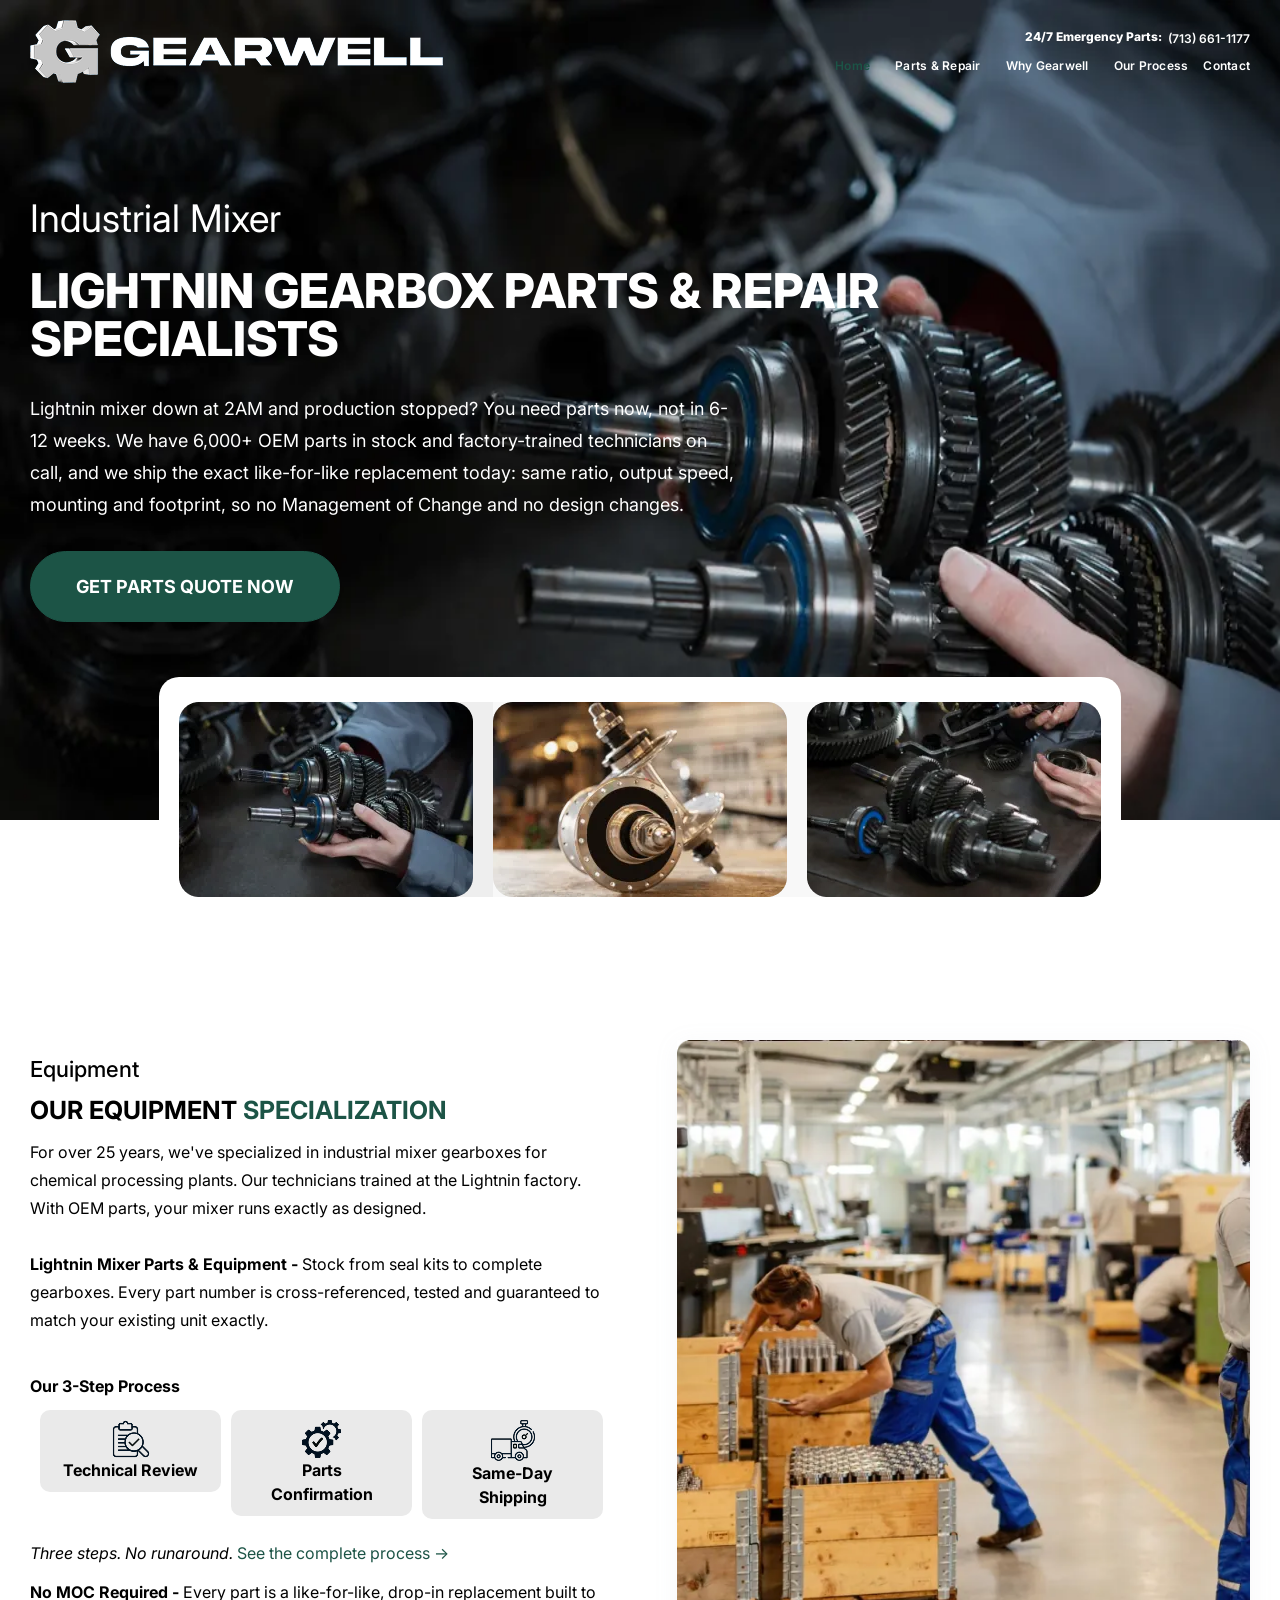
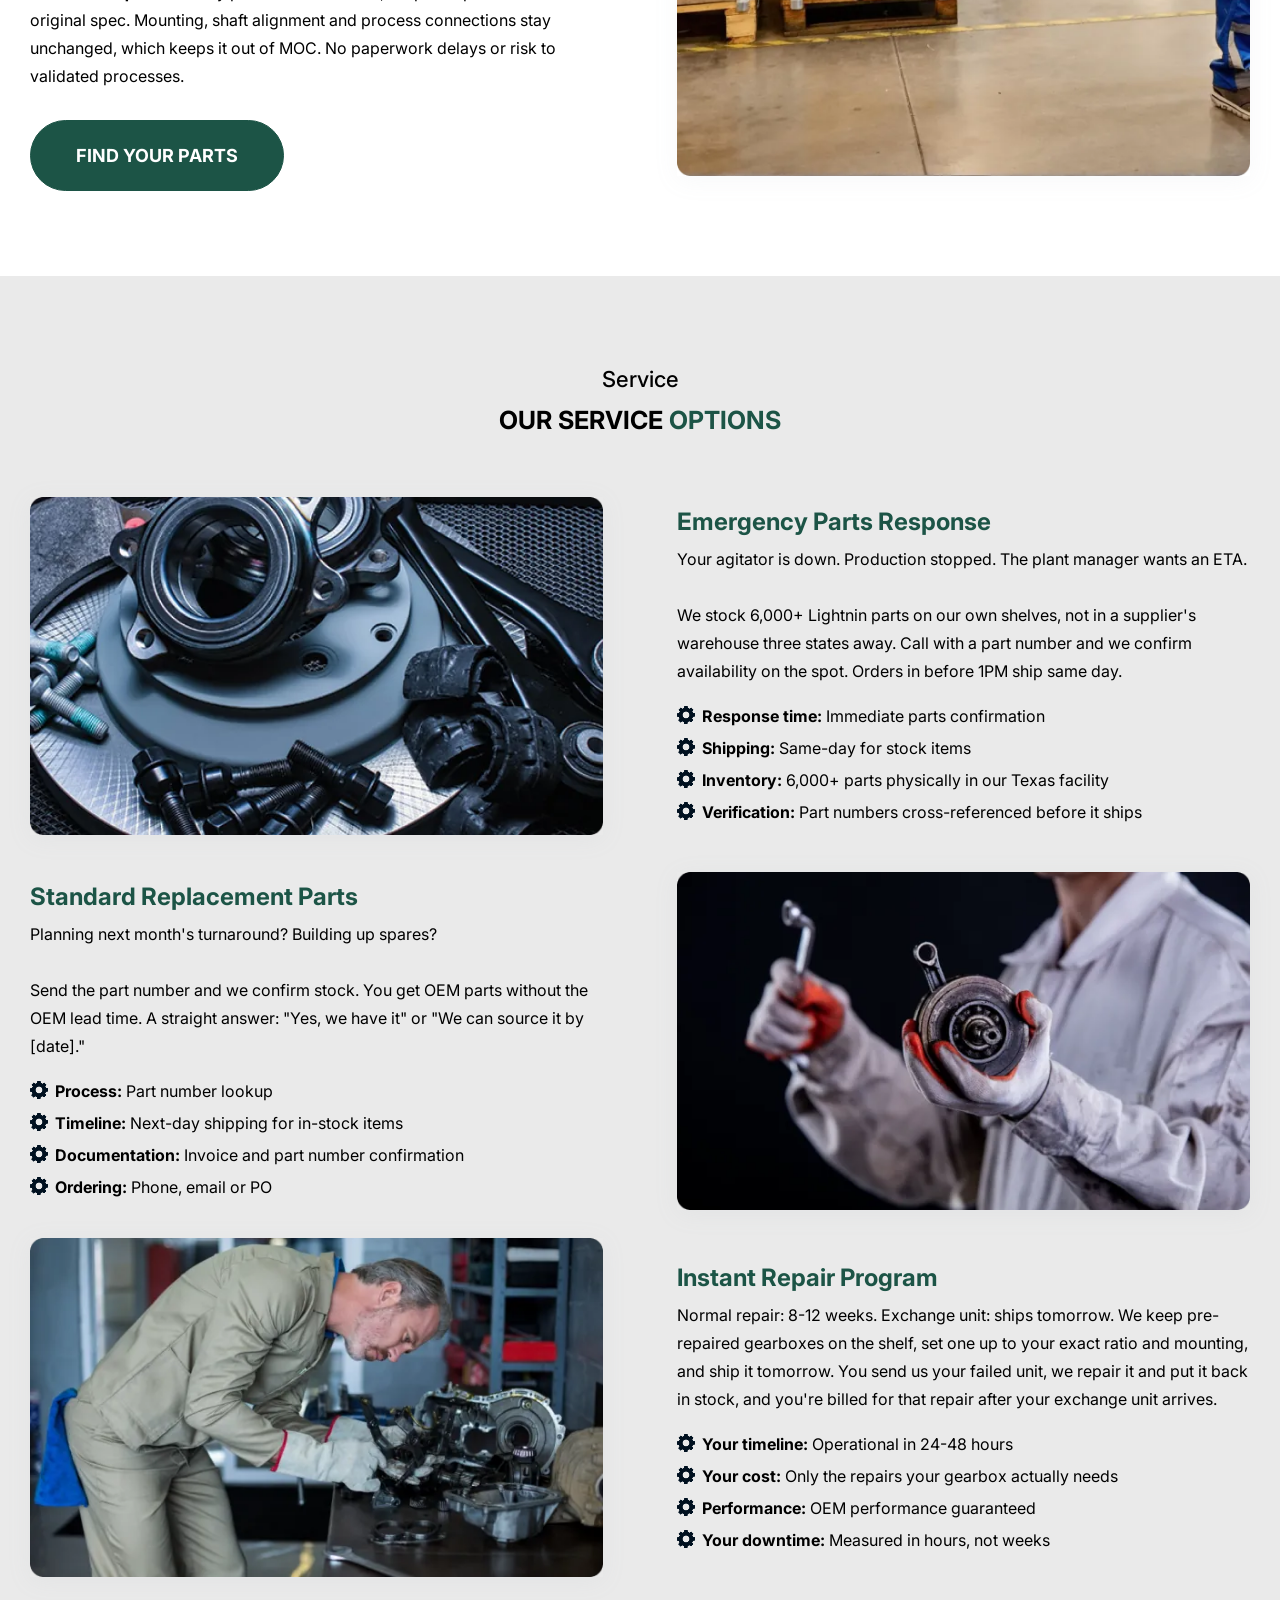
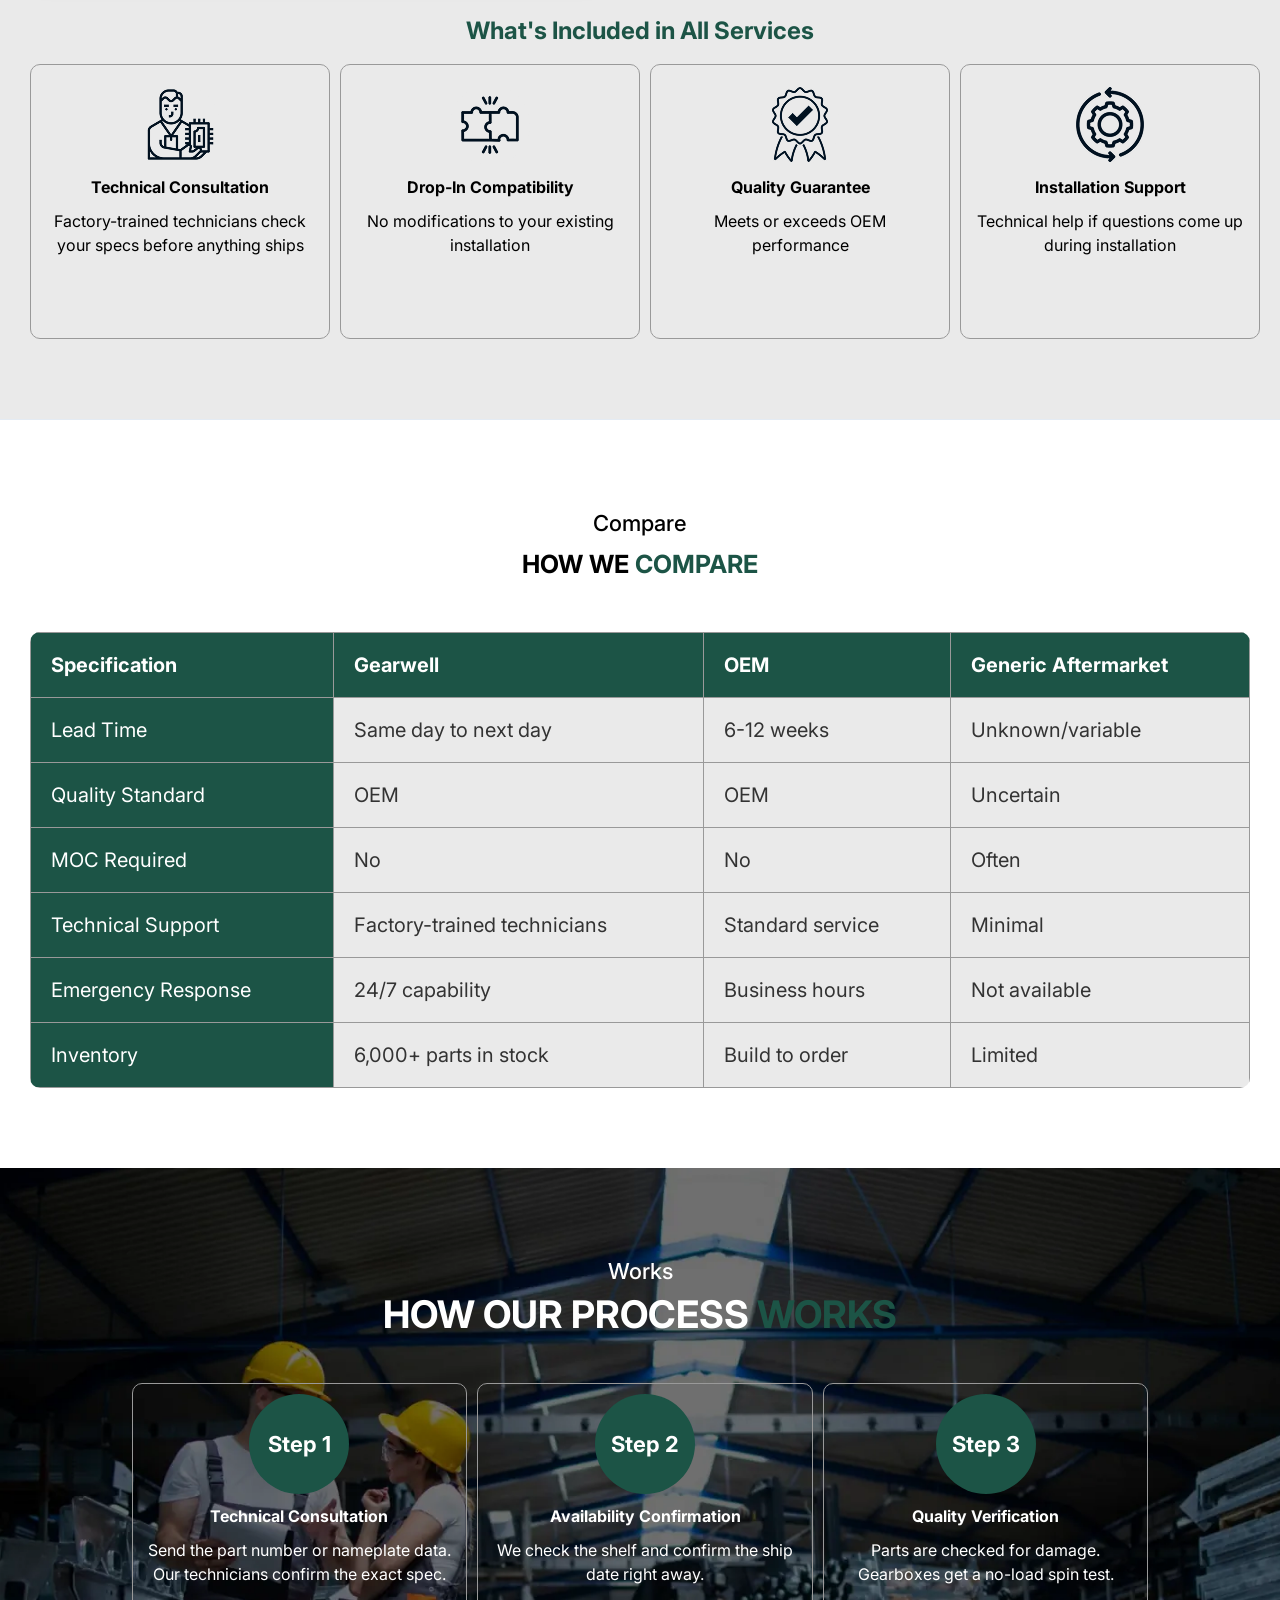
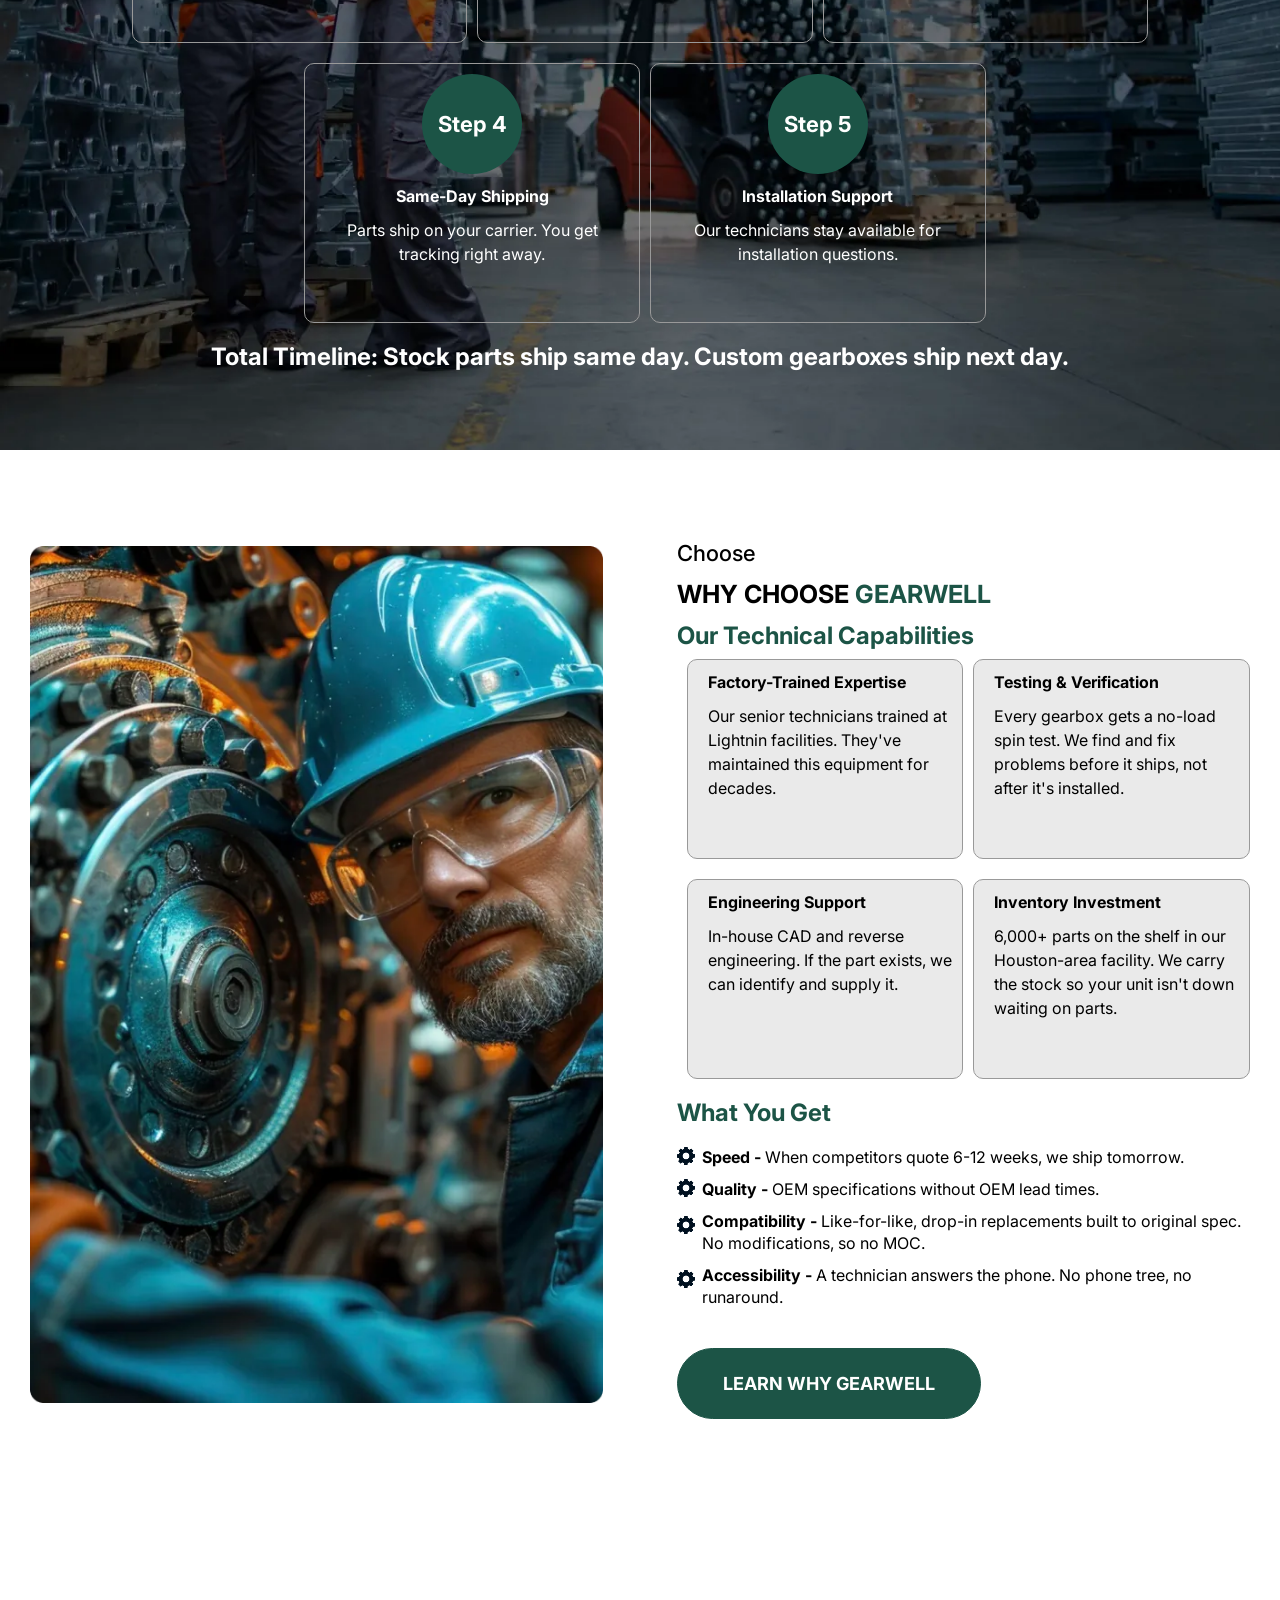
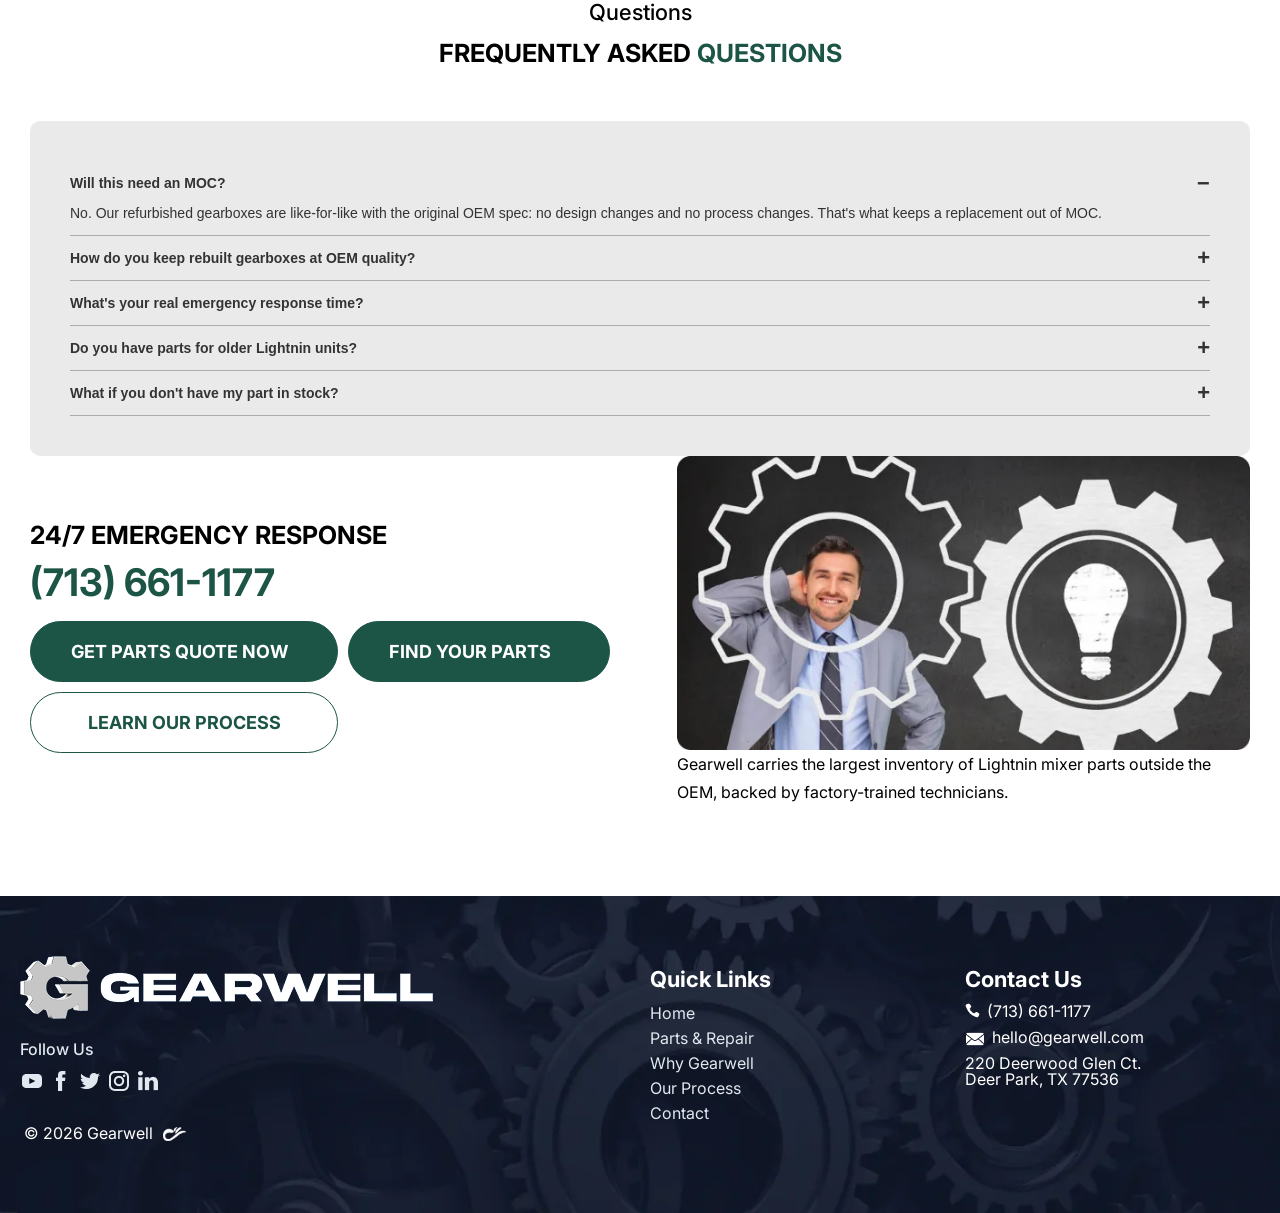
<file: index.html>
<!DOCTYPE html><!-- This site was created in Webflow. https://webflow.com --><!-- Last Published: Fri Apr 17 2026 08:28:25 GMT+0000 (Coordinated Universal Time) --><html lang="en"><head><meta charset="utf-8"/><title>Industrial Mixer Gearbox Parts &amp; Repair | Lightnin | Gearwell</title><meta content="OEM Lightnin mixer gearbox parts with same-day shipping. Factory-trained technicians, 6,000+ parts in stock. No MOC or design change required." name="description"/><meta content="OEM Lightnin mixer gearbox parts with same-day shipping. Factory-trained technicians, 6,000+ parts in stock. No MOC or design change required." property="og:description"/><meta content="OEM Lightnin mixer gearbox parts with same-day shipping. Factory-trained technicians, 6,000+ parts in stock. No MOC or design change required." name="twitter:description"/><meta content="Industrial Mixer Gearbox Parts &amp; Repair | Lightnin | Gearwell" property="og:title"/><meta content="Industrial Mixer Gearbox Parts &amp; Repair | Lightnin | Gearwell" name="twitter:title"/><meta content="width=device-width, initial-scale=1" name="viewport"/><link href="/css/gearwell.css" rel="stylesheet" type="text/css"/><link href="https://fonts.googleapis.com" rel="preconnect"/><link href="https://fonts.gstatic.com" rel="preconnect" crossorigin="anonymous"/><link href="https://fonts.googleapis.com/css2?family=Inter:wght@300;400;500;600;700;800;900&display=swap" rel="stylesheet"/><script type="text/javascript">!function(o,c){var n=c.documentElement,t=" w-mod-";n.className+=t+"js",("ontouchstart"in o||o.DocumentTouch&&c instanceof DocumentTouch)&&(n.className+=t+"touch")}(window,document);</script><link href="/images/698d8f3b1272c0a02df2cf87_favicon-4.png" rel="shortcut icon" type="image/x-icon"/><style>  
  .link-2 {
    color: #fff;
}
  ul.nav-menu a:hover,a.nav-link.w--current
 {
    color: #1c5446;
}
  .div-copyright.mobile {
    display: none;
}
  .nav-dropdown.w-dropdown .text-block a {
    color: #fff;
    text-decoration: none;
}
   @media screen and (max-width: 2560px) {
  /*.container-full {
    width: 1280px;
  }*/
  }
  
  @media screen and (max-width: 1180px) {
  ul, ol {
    margin-top: 0;
    /* margin-bottom: 10px; */
    padding-left: 0;
}
  }
    @media screen and (max-width: 1024px) {
  .nav-link {
   
    padding: 5px 0 5px 15px;
    }
      
      .nav-dropdown-toggle {
   
    padding: 5px 30px 5px 15px;
    font-size: 12px;
  
}
      .nav-link1 {
    
    padding: 5px 0 5px 0px;
      }
  }
  @media screen and (max-width: 768px) {
.nav-link,.nav-link1 {
    color: #000;
}

.w-nav-overlay .text-block {
    color: #000;
}
    .nav-dropdown-icon {
    color: #000;
    }
    
    .nav-dropdown-link {
  
    font-size: 12px;
    font-weight: 700;
}
}
  
   @media screen and (max-width: 736px) {
     
     .div-copyright.desktop {
    display: none;
}

.div-copyright.mobile {
    display: inline-flex;
}
  }
  
    @media screen and (max-width: 568px) {
      .nav-menu {
        
        padding-bottom: 0px;
      
    }
  }
</style><style>
.w-slider-dot { 
  width: 294px;
  height: 195px;  
  margin:0
}

.slider-navigation.default-no-perspective {  
    display: inline-table;
}

.slider-navigation.no-perspective {   
    display: inline-table;
}

.list li {
    
    background: url(/images/6981a65d8bf5d5975079b327_Untitled-4-1.png);
   
    background-repeat: no-repeat;
    /*background-position: left center;*/
    background-size: 18px 18px;
    padding-left: 25px;
    
    background-position: top 23% left;
    line-height: 22px;
    margin: 10px 0px 10px 0px;
    }
.list{
padding-left:0px
}

table {
    width: 100%;
  
  border-spacing: 0; /* Removes space between borders */
 
  border-radius: 10px; /* Applies to the outer border of the table element */
  overflow: hidden;
}



table th {
    text-align: left;
    background: #1C5446;
    color: #fff;
    padding: 20px;
    font-size: 20px;
    line-height: 24px;
    font-family: 'Inter';
    border-top: 1px solid #999999;
    border-left: 1px solid #999999;
    border-right: 1px solid #999999;
}

table td {
    text-align: left;
    background: #EAEAEA; 
    /* color: #fff; */
    padding: 20px;
    font-size: 20px;
    line-height: 24px;
    font-family: 'Inter';
    border: 1px solid #999999;
}

table tr td:first-child {
    background: #1C5446;
    color: #fff;
}

.div-block-12 {
       justify-items: center;
}

a.button-link.w-button:hover {
    background: transparent;
    border: 1px solid #1c5446;
    color: #1c5446;
}

.card:hover {
    background: #1C5446;
}

.div-block-10:hover .div-block-11 {
    background: #fff;
}

.card:hover .card-title {
    color: #fff;
    }
    
   .card:hover .card-content{
    color: #fff;
    }
    
   .div-block-3 img:hover {
    transform: scale(1.1);
}

.div-block-3 img {
    transition: transform 0.5s ease;
}

.list-icon{
padding-left:0px
}

section.section-works .cards {
    margin-left: auto;
    margin-right: auto;
}

section.section-works .card:hover .card-name {
    background: #fff;
    
}
section.section-works .card:hover .card-step {
    color:#1C5446
    
}
@media screen and (max-width: 1024px) {

}
@media screen and (max-width: 768px) {
.w-slider-dot { 
  width: 200px;
  height: 100px;  
  
}

.section-choose .card.height-200.padding-medium {
    height: 140px;
    
}
.section-equipment .columns {
  
    display: flex;
}
}

@media screen and (max-width: 736px) {
.code-table.w-embed {
    width: 95%;
    overflow-x: scroll;
}
}

@media screen and (max-width: 568px) {
.w-slider-dot { 
  width: 140px;
  height: 70px;  
  
}
    .section-choose .card.height-200.padding-medium
 {
        height: auto;
    }
        .section-equipment .columns
 {
        display: block;
    }

}
@media screen and (max-width: 480px) {
.w-slider-dot {
        width: 90px;
        height: 45px;
    }
        .slider-thumb-wrap {
        width: 90px;
        height: 45px;
    }
    
        .slider.no-perspective {
        margin-bottom: 50px;
    }

.slider-navigation.default-no-perspective {
        height: 95px;
}

    .slider-navigation.no-perspective {
        height: 95px;
}
}

@media screen and (max-width: 414px) {
.card-title {
   
    font-size: 14px;
    
    line-height: 25px;
}
}

@media screen and (max-width: 375px) {
.w-slider-dot {
        width: 70px;
        height: 35px;
    }
        .slider-thumb-wrap {
        width: 70px;
        height: 35px;
    }
    
        .slider.no-perspective {
        margin-bottom: 50px;
    }

.slider-navigation.default-no-perspective {
        height: 85px;
}

    .slider-navigation.no-perspective {
        height: 85px;
}
.slider.no-perspective {
        margin-bottom: 40px;
    }
}
</style><link rel="canonical" href="https://www.gearwell.com/"/><meta content="https://www.gearwell.com/" property="og:url"/><meta content="website" property="og:type"/><meta content="Gearwell" property="og:site_name"/><meta content="https://www.gearwell.com/images/og-gearwell.jpg" property="og:image"/><meta content="summary_large_image" name="twitter:card"/><meta content="https://www.gearwell.com/images/og-gearwell.jpg" name="twitter:image"/><script type="application/ld+json">{"@context": "https://schema.org", "@graph": [{"@type": "LocalBusiness", "@id": "https://www.gearwell.com/#org", "name": "Gearwell", "url": "https://www.gearwell.com/", "logo": "https://www.gearwell.com/images/6971af7d9f6d87b6bb3548bd_logo-1.png", "image": "https://www.gearwell.com/images/og-gearwell.jpg", "email": "hello@gearwell.com", "telephone": "+1-713-661-1177", "address": {"@type": "PostalAddress", "streetAddress": "220 Deerwood Glen Ct.", "addressLocality": "Deer Park", "addressRegion": "TX", "postalCode": "77536", "addressCountry": "US"}, "description": "Lightnin mixer gearbox parts and repair for chemical processing plants. 6,000+ parts in stock, factory-trained technicians, same-day shipping on stock parts.", "areaServed": "US", "contactPoint": {"@type": "ContactPoint", "telephone": "+1-713-661-1177", "contactType": "emergency parts", "hoursAvailable": "Mo-Su 00:00-23:59", "areaServed": "US"}}, {"@type": "WebSite", "@id": "https://www.gearwell.com/#website", "url": "https://www.gearwell.com/", "name": "Gearwell", "publisher": {"@id": "https://www.gearwell.com/#org"}}, {"@type": "WebPage", "@id": "https://www.gearwell.com/", "url": "https://www.gearwell.com/", "name": "Industrial Mixer Gearbox Parts & Repair | Lightnin | Gearwell", "description": "OEM Lightnin mixer gearbox parts with same-day shipping. Factory-trained technicians, 6,000+ parts in stock. No MOC or design change required.", "isPartOf": {"@id": "https://www.gearwell.com/#website"}, "about": {"@id": "https://www.gearwell.com/#org"}}, {"@type": "FAQPage", "mainEntity": [{"@type": "Question", "name": "Will this need an MOC?", "acceptedAnswer": {"@type": "Answer", "text": "No. Our refurbished gearboxes are like-for-like with the original OEM spec: no design changes and no process changes. That's what keeps a replacement out of MOC."}}, {"@type": "Question", "name": "How do you keep rebuilt gearboxes at OEM quality?", "acceptedAnswer": {"@type": "Answer", "text": "Technicians trained at OEM facilities rebuild every refurbished gearbox. Our testing meets or exceeds OEM standards, including no-load spin testing and hydraulic seal testing."}}, {"@type": "Question", "name": "What's your real emergency response time?", "acceptedAnswer": {"@type": "Answer", "text": "Call us with a part number and we confirm availability on the call. Orders in before 1 PM ship the same day."}}, {"@type": "Question", "name": "Do you have parts for older Lightnin units?", "acceptedAnswer": {"@type": "Answer", "text": "Often, yes. We keep limited stock for models going back 30+ years. If Lightnin made it, we may well have the parts."}}, {"@type": "Question", "name": "What if you don't have my part in stock?", "acceptedAnswer": {"@type": "Answer", "text": "We'll tell you right away and give you a real timeline. No false promises. Our supplier network often finds hard-to-find parts in days, not weeks."}}]}]}</script></head><body><div class="section-header"><div data-animation="default" data-collapse="medium" data-duration="400" data-easing="ease" data-easing2="ease" role="banner" class="container-navbar w-nav"><div class="container-regular"><div class="navbar-wrapper"><a href="/" class="navbar-brand w-nav-brand"><img src="/images/6971af7d9f6d87b6bb3548bd_logo-1.png" loading="lazy" alt="Gearwell" class="image-13"/></a><div class="div-block-22"><div class="div-block-2"><p class="paragraph-2">24/7 Emergency Parts:  </p><p class="paragraph-3"><a href="tel:(713)661-1177" class="link-2">(713) 661-1177</a></p></div><div class="menu-button w-nav-button"><div class="icon w-icon-nav-menu"></div></div><nav role="navigation" class="nav-menu-wrapper w-nav-menu"><ul role="list" class="nav-menu w-list-unstyled"><li><a href="/" aria-current="page" class="nav-link w--current">Home</a></li><li><a href="/parts-repair/" class="nav-link">Parts &amp; Repair</a></li><li><a href="/why-gearwell/" class="nav-link">Why Gearwell</a></li><li><a href="/our-process/" class="nav-link">Our Process</a></li><li><a href="/contact/" class="nav-link1">Contact</a></li></ul></nav></div></div></div></div></div><section class="section-hero"><div class="container-large w-container"><div data-delay="4000" data-animation="slide" class="slider no-perspective w-slider" data-autoplay="false" data-easing="ease" data-hide-arrows="false" data-disable-swipe="false" data-autoplay-limit="0" data-nav-spacing="10" data-duration="500" data-infinite="true"><div class="w-slider-mask"><div class="slide1 w-slide"><div class="div-large"><div class="w-layout-blockcontainer container-full w-container"><div data-w-id="26251af3-0df3-c0d8-6034-4fe377bdaef2" style="opacity:0" class="div-medium"><h2 class="heading-style-h2">Industrial Mixer</h2><h1 class="heading-style-h1">Lightnin Gearbox Parts &amp; Repair Specialists</h1><p class="text-size-regular">Lightnin mixer down at 2AM and production stopped? You need parts now, not in 6-12 weeks. We have 6,000+ OEM parts in stock and factory-trained technicians on call, and we ship the exact like-for-like replacement today: same ratio, output speed, mounting and footprint, so no Management of Change and no design changes.</p><a href="/contact/" class="button-link w-button">Get Parts Quote Now</a></div></div><img fetchpriority="high" sizes="(max-width: 767px) 100vw, (max-width: 991px) 728px, 940px" srcset="/images/69707e650cdfa5fba545a5fe_Group-249-1--p-500.webp 500w, /images/69707e650cdfa5fba545a5fe_Group-249-1--p-800.webp 800w, /images/69707e650cdfa5fba545a5fe_Group-249-1--p-1080.webp 1080w, /images/69707e650cdfa5fba545a5fe_Group-249-1-.webp 1440w" alt="Technician holding mixer gearbox shafts and gears" src="/images/69707e650cdfa5fba545a5fe_Group-249-1-.webp" class="hero-image"/></div></div><div class="slide2 w-slide"><div class="div-large"><div class="w-layout-blockcontainer container-full w-container"><div class="div-medium"><h3 class="heading-style-h2">Industrial Mixer</h3><h2 class="heading-style-h1">Lightnin Gearbox Parts &amp; Repair Specialists</h2><p class="text-size-regular">Lightnin mixer down at 2AM and production stopped? You need parts now, not in 6-12 weeks. We have 6,000+ OEM parts in stock and factory-trained technicians on call, and we ship the exact like-for-like replacement today: same ratio, output speed, mounting and footprint, so no Management of Change and no design changes.</p><a href="/contact/" class="button-link w-button">Get Parts Quote Now</a></div></div><img sizes="(max-width: 767px) 100vw, (max-width: 991px) 728px, 940px" srcset="/images/69819850e1d7df2d895cb594_banner2-p-500.webp 500w, /images/69819850e1d7df2d895cb594_banner2-p-800.webp 800w, /images/69819850e1d7df2d895cb594_banner2-p-1080.webp 1080w, /images/69819850e1d7df2d895cb594_banner2.webp 1440w" alt="Rebuilt gear drive component on a workshop bench" src="/images/69819850e1d7df2d895cb594_banner2.webp" class="hero-image"/></div></div><div class="slide3 w-slide"><div class="div-large"><div class="w-layout-blockcontainer container-full w-container"><div class="div-medium"><h3 class="heading-style-h2">Industrial Mixer</h3><h2 class="heading-style-h1">Lightnin Gearbox Parts &amp; Repair Specialists</h2><p class="text-size-regular">Lightnin mixer down at 2AM and production stopped? You need parts now, not in 6-12 weeks. We have 6,000+ OEM parts in stock and factory-trained technicians on call, and we ship the exact like-for-like replacement today: same ratio, output speed, mounting and footprint, so no Management of Change and no design changes.</p><a href="/contact/" class="button-link w-button">Get Parts Quote Now</a></div></div><img sizes="(max-width: 767px) 100vw, (max-width: 991px) 728px, 940px" srcset="/images/698198b01388dba34e374889_banner3-p-500.webp 500w, /images/698198b01388dba34e374889_banner3-p-800.webp 800w, /images/698198b01388dba34e374889_banner3-p-1080.webp 1080w, /images/698198b01388dba34e374889_banner3.webp 1440w" alt="Gearbox shafts and gears laid out on a workbench for inspection" src="/images/698198b01388dba34e374889_banner3.webp" class="hero-image"/></div></div></div><div class="slider-arrow left w-slider-arrow-left"><div class="w-icon-slider-left"></div></div><div class="slider-arrow right w-slider-arrow-right"><div class="w-icon-slider-right"></div></div><div class="slider-navigation default-no-perspective w-slider-nav w-slider-nav-invert"></div><div class="slider-navigation no-perspective"><div class="slider-thumb-wrap"><img alt="" src="/images/69708ab44c63d3d6aa19ec88_Mask-group---2026-01-21T134235.424.webp" class="slider-thumb-image"/></div><div class="slider-thumb-wrap"><img alt="" src="/images/6970b07ca661a1521f6fe286_Mask-group---2026-01-21T162408.914.webp" class="slider-thumb-image"/></div><div class="slider-thumb-wrap"><img alt="" src="/images/6970b095c85d83af72600b22_Mask-group---2026-01-21T162414.463.webp" class="slider-thumb-image"/></div></div></div></div></section><section data-w-id="8dd1cad7-15ee-4507-ba94-ebaf1b59414c" style="opacity:0" class="section-equipment"><div class="container-full"><div class="div-flex"><div class="div-split"><h4 class="heading-style-h4">Equipment</h4><h2 class="heading-style-h2 heading-weight-bold heading-transform-capitalization heading-font heading-color-black">Our Equipment <strong class="text-color-green">Specialization</strong></h2><p class="text-size-small max-width-large text-color-primary">For over 25 years, we&#x27;ve specialized in industrial mixer gearboxes for chemical processing plants. Our technicians trained at the Lightnin factory. With OEM parts, your mixer runs exactly as designed.<br/><br/><strong>Lightnin Mixer Parts &amp; Equipment -</strong> Stock from seal kits to complete gearboxes. Every part number is cross-referenced, tested and guaranteed to match your existing unit exactly.<br/>‍</p><p class="text-size-small max-width-large text-color-primary"><strong>Our 3-Step Process </strong></p><div class="columns w-row"><div class="column-3 w-col w-col-4 w-col-stack"><div class="card-grey"><img src="/images/698186f631f90144cadd093d_1-1.png" loading="lazy" alt="" class="card-image"/><div class="card-title">Technical review</div></div></div><div class="column-3 w-col w-col-4 w-col-stack"><div class="card-grey"><img src="/images/698187a1a73f52a8b2423122_2-5.png" loading="lazy" alt="" class="card-image"/><div class="card-title">parts confirmation</div></div></div><div class="column-3 w-col w-col-4 w-col-stack"><div class="card-grey"><img src="/images/698187a1fb499b29168020c7_3-1.png" loading="lazy" alt="" class="card-image"/><div class="card-title">same-day shipping</div></div></div></div><p class="text-size-small max-width-large text-color-primary text-style-italic">Three steps. No runaround. <em class="text-size-regular max-width-large text-color-secondary">See the complete process →</em></p><p class="text-size-small max-width-large text-color-primary"><strong>No MOC Required -</strong> Every part is a like-for-like, drop-in replacement built to original spec. Mounting, shaft alignment and process connections stay unchanged, which keeps it out of MOC. No paperwork delays or risk to validated processes.</p><a href="/contact/?request=planned" class="button-link w-button">Find Your Parts</a></div><div class="div-split"><img src="/images/698184e942e7aa591a931efe_Mask-group---2026-02-03T104547.935.webp" loading="lazy" alt="Warehouse worker handling crates of stocked parts" class="image-expertise"/></div></div></div></section><section class="section-service"><div data-w-id="11efbeb7-d64e-81df-ed63-fa0ea670ca26" style="opacity:0" class="container-full"><h4 class="heading-style-h4 text-align-center">Service</h4><h2 class="heading-style-h2 heading-weight-bold heading-transform-capitalization heading-font heading-color-black text-align-center">Our Service <strong class="text-color-green">OPTIONS</strong></h2><div class="spacer-small"></div><div class="div-flex spacer-small"><div class="div-split"><img src="/images/698199cd78e11b44b7dbbfaf_Mask-group---2026-02-03T121605.567.webp" loading="lazy" sizes="100vw" srcset="/images/698199cd78e11b44b7dbbfaf_Mask-group---2026-02-03T121605.567-p-500.webp 500w, /images/698199cd78e11b44b7dbbfaf_Mask-group---2026-02-03T121605.567.webp 630w" alt="Gearbox bearings, seals and mounting hardware" class="image-service"/></div><div class="div-split"><h3 class="heading-style-h3">Emergency Parts Response</h3><p class="text-size-small max-width-large text-color-primary">Your agitator is down. Production stopped. The plant manager wants an ETA.<br/>‍<br/>We stock 6,000+ Lightnin parts on our own shelves, not in a supplier&#x27;s warehouse three states away. Call with a part number and we confirm availability on the spot. Orders in before 1PM ship same day.</p><div class="list w-richtext"><ul role="list" class="list-icon"><li class="list-item"><strong>Response time:</strong> Immediate parts confirmation</li><li class="list-item"><strong>Shipping:</strong> Same-day for stock items</li><li class="list-item"><strong>Inventory:</strong> 6,000+ parts physically in our Texas facility</li><li class="list-item"><strong>Verification:</strong> Part numbers cross-referenced before it ships</li></ul></div></div></div><div class="div-flex spacer-small"><div class="div-split mobile"><img src="/images/69819bea2186510fcbe56854_Mask-group---2026-02-03T122524.235.webp" loading="lazy" sizes="100vw" srcset="/images/69819bea2186510fcbe56854_Mask-group---2026-02-03T122524.235-p-500.webp 500w, /images/69819bea2186510fcbe56854_Mask-group---2026-02-03T122524.235.webp 630w" alt="Technician in work gloves holding a gear component and wrench" class="image-service"/></div><div class="div-split"><h3 class="heading-style-h3">Standard Replacement Parts</h3><p class="text-size-small max-width-large text-color-primary">Planning next month&#x27;s turnaround? Building up spares?<br/>‍<br/>Send the part number and we confirm stock. You get OEM parts without the OEM lead time. A straight answer: &quot;Yes, we have it&quot; or &quot;We can source it by [date].&quot;</p><div class="list w-richtext"><ul role="list" class="list-icon"><li class="list-item"><strong>Process:</strong> Part number lookup</li><li class="list-item"><strong>Timeline:</strong> Next-day shipping for in-stock items</li><li class="list-item"><strong>Documentation:</strong> Invoice and part number confirmation</li><li class="list-item"><strong>Ordering:</strong> Phone, email or PO</li></ul></div></div><div class="div-split desktop"><img src="/images/69819bea2186510fcbe56854_Mask-group---2026-02-03T122524.235.webp" loading="lazy" sizes="100vw" srcset="/images/69819bea2186510fcbe56854_Mask-group---2026-02-03T122524.235-p-500.webp 500w, /images/69819bea2186510fcbe56854_Mask-group---2026-02-03T122524.235.webp 630w" alt="Technician in work gloves holding a gear component and wrench" class="image-service"/></div></div><div class="div-flex spacer-small"><div class="div-split"><img src="/images/6981a3c2e1d7df2d895e66c4_Mask-group---2026-02-03T125804.372.webp" loading="lazy" sizes="100vw" srcset="/images/6981a3c2e1d7df2d895e66c4_Mask-group---2026-02-03T125804.372-p-500.webp 500w, /images/6981a3c2e1d7df2d895e66c4_Mask-group---2026-02-03T125804.372.webp 630w" alt="Technician repairing a gearbox on a workbench" class="image-service"/></div><div class="div-split"><h3 class="heading-style-h3">Instant Repair Program</h3><p class="text-size-small max-width-large text-color-primary">Normal repair: 8-12 weeks. Exchange unit: ships tomorrow. We keep pre-repaired gearboxes on the shelf, set one up to your exact ratio and mounting, and ship it tomorrow. You send us your failed unit, we repair it and put it back in stock, and you&#x27;re billed for that repair after your exchange unit arrives.</p><div class="list w-richtext"><ul role="list" class="list-icon"><li><strong>Your timeline:</strong> Operational in 24-48 hours</li><li><strong>Your cost:</strong> Only the repairs your gearbox actually needs</li><li><strong>Performance: </strong>OEM performance guaranteed</li><li><strong>Your downtime: </strong>Measured in hours, not weeks</li></ul></div></div></div></div><div data-w-id="fc1f129a-6593-371a-d8ab-3a5659e16203" style="opacity:0" class="w-layout-blockcontainer container-full w-container"><h3 class="heading-style-h3 text-align-center heading-margin-bottom">What&#x27;s Included in All Services</h3><div class="columns-6 w-row"><div class="column-3 w-col w-col-3 w-col-medium-6"><div class="card"><div class="card-icon"><img src="/images/6981b1792b127cae59adba42_2145635-1.png" loading="lazy" alt="" class="card-image"/></div><h4 class="card-title">Technical Consultation</h4><div class="card-content">Factory-trained technicians check your specs before anything ships</div></div></div><div class="column-3 w-col w-col-3 w-col-medium-6"><div class="card"><div class="card-icon"><img src="/images/6981c0358b15f3fa32b92593_6-2.png" loading="lazy" alt="" class="card-image"/></div><h4 class="card-title">Drop-in Compatibility</h4><div class="card-content">No modifications to your existing installation</div></div></div><div class="column-3 w-col w-col-3 w-col-medium-6"><div class="card"><div class="card-icon"><img src="/images/6981c138adbaa48a3debc094_5-1.png" loading="lazy" alt="" class="card-image"/></div><h4 class="card-title">Quality Guarantee</h4><div class="card-content">Meets or exceeds OEM<br/>performance</div></div></div><div class="column-3 w-col w-col-3 w-col-medium-6"><div class="card"><div class="card-icon"><img src="/images/6981c0e5eb6402558d05d750_6-1.png" loading="lazy" alt="" class="card-image"/></div><h4 class="card-title">Installation Support</h4><div class="card-content">Technical help if questions come up during installation</div></div></div></div></div></section><section class="section-compare"><div class="w-layout-blockcontainer container-full w-container"><h4 class="heading-style-h4 text-align-center">Compare</h4><h2 class="heading-style-h2 heading-weight-bold heading-transform-capitalization heading-font heading-color-black text-align-center">How We <strong class="text-color-green">Compare</strong></h2><div class="spacer-small"></div><div class="code-table w-embed"><table>
  <tr>
    <th>Specification</th>
    <th>Gearwell</th>
    <th>OEM</th>
	<th>Generic Aftermarket</th>
  </tr>
  <tr>
    <td>Lead Time</td>
    <td>Same day to next day</td>
    <td>6-12 weeks</td>
	<td>Unknown/variable</td>
  </tr>
  <tr>
    <td>Quality Standard</td>
    <td>OEM</td>
    <td>OEM</td>
	<td>Uncertain</td>
  </tr>
  <tr>
    <td>MOC Required</td>
    <td>No</td>
    <td>No</td>
	<td>Often</td>
  </tr>
   <tr>
    <td>Technical Support</td>
    <td>Factory-trained technicians</td>
    <td>Standard service</td>
	<td>Minimal</td>
  </tr>
   <tr>
    <td>Emergency Response</td>
    <td>24/7 capability</td>
    <td>Business hours</td>
	<td>Not available</td>
  </tr>
  <tr>
    <td>Inventory</td>
    <td>6,000+ parts in stock</td>
    <td>Build to order</td>
	<td>Limited</td>
  </tr>
</table></div></div></section><section class="section-works"><div data-w-id="12776c4a-c928-d690-3f9d-8dc006155544" style="opacity:0" class="w-layout-blockcontainer container-full w-container"><h4 class="heading-style-h4 text-align-center text-color-white">Works</h4><h2 class="heading-style-h2 heading-weight-bold heading-transform-capitalization heading-font text-align-center">How Our Process <strong class="text-color-green">Works</strong></h2><div class="spacer-small"></div><div class="div-large"><div class="cards w-row"><div class="column-3 w-col w-col-4 w-col-stack w-col-small-small-stack"><div class="card height-260 padding-small"><div class="card-name"><div class="card-step">Step 1</div></div><h4 class="card-title text-color-white">Technical Consultation</h4><div class="card-content text-color-white">Send the part number or nameplate data. Our technicians confirm the exact spec.</div></div></div><div class="column-3 w-col w-col-4 w-col-stack w-col-small-small-stack"><div class="card height-260 padding-small"><div class="card-name"><div class="card-step">Step 2</div></div><h4 class="card-title text-color-white">Availability Confirmation</h4><div class="card-content text-color-white">We check the shelf and confirm the ship date right away.</div></div></div><div class="w-col w-col-4 w-col-stack w-col-small-small-stack"><div class="card height-260 padding-small"><div class="card-name"><div class="card-step">Step 3</div></div><h4 class="card-title text-color-white">Quality Verification</h4><div class="card-content text-color-white">Parts are checked for damage. Gearboxes get a no-load spin test.</div></div></div></div><div class="cards w-row"><div class="column-3 w-col w-col-4 w-col-stack"><div class="card height-260 padding-small"><div class="card-name"><div class="card-step">Step 4</div></div><h4 class="card-title text-color-white">Same-Day Shipping</h4><div class="card-content text-color-white">Parts ship on your carrier. You get tracking right away.</div></div></div><div class="column-3 w-col w-col-4 w-col-stack"><div class="card height-260 padding-small"><div class="card-name"><div class="card-step">Step 5</div></div><h4 class="card-title text-color-white">Installation Support</h4><div class="card-content text-color-white">Our technicians stay available for installation questions.</div></div></div><div class="column-5 w-col w-col-4 w-col-stack"></div></div></div></div><div data-w-id="9ad9eff7-6e56-498f-c0a7-d2090c3dbe1a" style="opacity:0" class="w-layout-blockcontainer container-large w-container"><div class="text-size-medium text-align-center">Total Timeline: Stock parts ship same day. Custom gearboxes ship next day.</div></div></section><section class="section-choose"><div class="container-full"><div data-w-id="b980b867-98fb-b3f4-fb9e-31bd1d813634" style="opacity:0" class="div-flex"><div class="div-split"><img src="/images/6982de1ad1c09729f9a1aca0_Mask-group---2026-02-04T111947.365.webp" loading="lazy" sizes="100vw" srcset="/images/6982de1ad1c09729f9a1aca0_Mask-group---2026-02-04T111947.365-p-500.webp 500w, /images/6982de1ad1c09729f9a1aca0_Mask-group---2026-02-04T111947.365.webp 630w" alt="Technician in a hard hat and safety glasses beside industrial gear equipment" class="image-choose"/></div><div class="div-split"><h4 class="heading-style-h4">Choose</h4><h2 class="heading-style-h2 heading-weight-bold heading-transform-capitalization heading-font heading-color-black">Why Choose <strong class="text-color-green">Gearwell</strong></h2><p class="heading-style-h3"><strong>Our Technical Capabilities</strong></p><div class="columns w-row"><div class="column-3 w-col w-col-6"><div class="card height-200 padding-medium background-grey"><div class="text-block-2-copy">Factory-Trained Expertise</div><div class="text-block-7">Our senior technicians trained at Lightnin facilities. They&#x27;ve maintained this equipment for decades.</div></div></div><div class="column-3 w-col w-col-6"><div class="card height-200 padding-medium background-grey"><div class="text-block-2-copy">Testing &amp; Verification</div><div class="text-block-7">Every gearbox gets a no-load spin test. We find and fix problems before it ships, not after it&#x27;s installed.</div></div></div></div><div class="columns w-row"><div class="column-3 w-col w-col-6"><div class="card height-200 padding-medium background-grey"><div class="text-block-2-copy">Engineering Support</div><div class="text-block-7">In-house CAD and reverse engineering. If the part exists, we can identify and supply it.</div></div></div><div class="column-3 w-col w-col-6"><div class="card height-200 padding-medium background-grey"><div class="text-block-2-copy">Inventory Investment</div><div class="text-block-7">6,000+ parts on the shelf in our Houston-area facility. We carry the stock so your unit isn&#x27;t down waiting on parts.</div></div></div></div><p class="heading-style-h3"><strong>What You Get</strong></p><div class="list w-richtext"><ul role="list" class="list-icon"><li class="list-item"><strong>Speed -</strong> When competitors quote 6-12 weeks, we ship tomorrow.</li><li class="list-item"><strong>Quality - </strong>OEM specifications without OEM lead times.</li><li class="list-item"><strong>Compatibility - </strong>Like-for-like, drop-in replacements built to original spec. No modifications, so no MOC.</li><li class="list-item"><strong>Accessibility - </strong>A technician answers the phone. No phone tree, no runaround.</li></ul></div><a href="/why-gearwell/" class="button-link w-button">Learn Why Gearwell</a></div></div></div></section><section class="section-faq"><div class="container-full"><h3 class="heading-style-h4 text-align-center">Questions</h3><h2 class="heading-style-h2 heading-weight-bold heading-transform-capitalization heading-font heading-color-black text-align-center">Frequently Asked <strong class="text-color-green">Questions</strong></h2><div class="spacer-small"></div><div class="div-faq"><div class="w-embed w-script"><div class="accordion-item active">
  <div class="accordion-title">
    <span>Will this need an MOC?</span>
    <span class="toggle-icon">−</span>
  </div>
  <div class="accordion-content">
    No. Our refurbished gearboxes are like-for-like with the original OEM spec: no design changes and no process changes. That's what keeps a replacement out of MOC.
  </div>
</div>

<div class="accordion-item">
  <div class="accordion-title">
    <span>How do you keep rebuilt gearboxes at OEM quality?</span>
    <span class="toggle-icon">+</span>
  </div>
  <div class="accordion-content">
    Technicians trained at OEM facilities rebuild every refurbished gearbox. Our testing meets or exceeds OEM standards, including no-load spin testing and hydraulic seal testing.
  </div>
</div>

<div class="accordion-item">
  <div class="accordion-title">
    <span>What's your real emergency response time?</span>
    <span class="toggle-icon">+</span>
  </div>
  <div class="accordion-content">
    Call us with a part number and we confirm availability on the call. Orders in before 1 PM ship the same day.
  </div>
</div>

<div class="accordion-item">
  <div class="accordion-title">
    <span>Do you have parts for older Lightnin units?</span>
    <span class="toggle-icon">+</span>
  </div>
  <div class="accordion-content">
    Often, yes. We keep limited stock for models going back 30+ years. If Lightnin made it, we may well have the parts.
  </div>
</div>

<div class="accordion-item">
  <div class="accordion-title">
    <span>What if you don't have my part in stock?</span>
    <span class="toggle-icon">+</span>
  </div>
  <div class="accordion-content">
    We'll tell you right away and give you a real timeline. No false promises. Our supplier network often finds hard-to-find parts in days, not weeks.
  </div>
</div>
<style>
.accordion-item {
  border-bottom: 1px solid #ACACAC;
  padding: 12px 0;
}

.accordion-title {
  display: flex;
  justify-content: space-between;
  align-items: center;
  cursor: pointer;
  font-weight: 600;
}

.toggle-icon {
  font-size: 22px;
  transition: transform 0.3s ease;
}

.accordion-content {
  max-height: 0;
  overflow: hidden;
  transition: max-height 0.35s ease;
  padding-top: 0;
}

.accordion-item.active .accordion-content {
  max-height: 500px;
  padding-top: 10px;
}

.accordion-item.active .toggle-icon {
  content: "-";
  transform: rotate(180deg); /* makes + look like × / − */
}
</style>
<script>
document.querySelectorAll('.accordion-title').forEach(title => {
  title.addEventListener('click', () => {
    const currentItem = title.parentElement;

    document.querySelectorAll('.accordion-item').forEach(item => {
      if (item !== currentItem) {
        item.classList.remove('active');
        item.querySelector('.toggle-icon').textContent = '+';
      }
    });

    const icon = title.querySelector('.toggle-icon');
    const isActive = currentItem.classList.contains('active');

    currentItem.classList.toggle('active');
    icon.textContent = isActive ? '+' : '−';
  });
});
</script></div></div></div></section><section class="section-response"><div data-w-id="28e7093c-18b7-b4a7-00df-8e3141980876" style="opacity:0" class="container-full"><div class="div-flex"><div class="div-split"><h2 class="heading-style-h2 heading-weight-bold heading-transform-capitalization heading-font heading-color-black">24/7 Emergency Response</h2><p class="paragraph-large text-color-green"><strong>(713) 661-1177</strong></p><div class="div-flex gap-small"><a href="/contact/" class="button-link button-padding button-margin button-width-large w-button">Get Parts Quote Now</a><a href="/contact/?request=planned" class="button-link button-padding button-margin button-width-medium w-button">Find Your Parts</a></div><div class="div-block-13"><a href="/our-process/" class="button-link button-padding button-margin button-width-large button-color-white text-align-center w-button">Learn Our Process</a></div></div><div class="div-split"><img src="/images/6982f154a8cfa375ba14e6e7_Mask-group---2026-02-04T124147.716.webp" loading="lazy" sizes="100vw" srcset="/images/6982f154a8cfa375ba14e6e7_Mask-group---2026-02-04T124147.716-p-500.webp 500w, /images/6982f154a8cfa375ba14e6e7_Mask-group---2026-02-04T124147.716.webp 630w" alt="" class="image-response"/><p class="text-size-small max-width-large text-color-primary">Gearwell carries the largest inventory of Lightnin mixer parts outside the OEM, backed by factory-trained technicians.</p></div></div></div></section><section class="section-footer"><div data-w-id="54fc4a2b-0a58-c2c3-1911-6f0c0dac542e" class="w-layout-blockcontainer container-full w-container"><div class="w-row"><div class="column-10 w-col w-col-6"><div class="div-small"><img src="/images/6971af7d9f6d87b6bb3548bd_logo-1.png" loading="lazy" alt="Gearwell" class="image-logo"/><h5 class="heading-style-h5">Follow Us</h5><div class="div-social-icons"><img src="/images/6971fd3e679dc4435477c2f4_youtube.png" loading="lazy" alt="YouTube" class="image-icon"/><img src="/images/6971fdde615394d25b2bef2a_facebook.png" loading="lazy" alt="Facebook" class="image-icon"/><img src="/images/6972fc5e0268189c88d45d55_twitter.png" loading="lazy" alt="X (Twitter)" class="image-icon"/><img src="/images/6972fca57a5091212b10971c_instagram.png" loading="lazy" alt="Instagram" class="image-icon"/><img src="/images/6972fcd18c04696397f1b4bf_linkedin.png" loading="lazy" alt="LinkedIn" class="image-icon"/></div><div class="div-copyright desktop"><p class="paragraph-size-small"> © 2026 Gearwell</p><a href="https://sun-softwares.com/" target="_blank" class="link-image w-inline-block"><img src="/images/6972fd6a92c9ea4b2c225c73_sun_logo-1-4-.png" loading="lazy" alt="Sun Softwares" class="image-icon"/></a></div></div></div><div class="column-11 w-col w-col-3"><h4 class="heading-style-h4 text-color-white"><strong>Quick Links</strong></h4><div class="div-block-6"><a href="/" aria-current="page" class="link w--current">Home</a><a href="/parts-repair/" class="link">Parts &amp; Repair</a><a href="/why-gearwell/" class="link">Why Gearwell</a><a href="/our-process/" class="link">Our Process</a><a href="/contact/" class="link">Contact</a></div></div><div class="w-col w-col-3"><h4 class="heading-style-h4 text-color-white"><strong>Contact Us</strong></h4><div class="div-contact-info"><img src="/images/697301d5d04c0bf7f92420db_phone-2-4-.png" loading="lazy" alt="" class="image-icon"/><a href="tel:(713)661-1177" class="link-phone w-inline-block"><p class="paragraph-size-16">(713) 661-1177</p></a></div><div class="div-contact-info"><img src="/images/697302b4b2373d7e7e5b01bc_email-2.png" loading="lazy" alt=""/><a href="mailto:hello@gearwell.com" class="link-email w-inline-block"><p class="paragraph-size-16">hello@gearwell.com</p></a></div><div class="div-contact-info"><a href="https://www.google.com/maps/search/?api=1&amp;query=220+Deerwood+Glen+Ct%2C+Deer+Park%2C+TX+77536" target="_blank" rel="noopener" class="link-email w-inline-block"><p class="paragraph-size-16">220 Deerwood Glen Ct.<br/>Deer Park, TX 77536</p></a></div><div class="div-copyright mobile"><p class="paragraph-size-small"> © 2026 Gearwell</p><a href="https://sun-softwares.com/" target="_blank" class="link-image w-inline-block"><img src="/images/6972fd6a92c9ea4b2c225c73_sun_logo-1-4-.png" loading="lazy" alt="Sun Softwares" class="image-icon"/></a></div></div></div></div></section><script src="/js/site.js" defer></script></body></html>
</file>
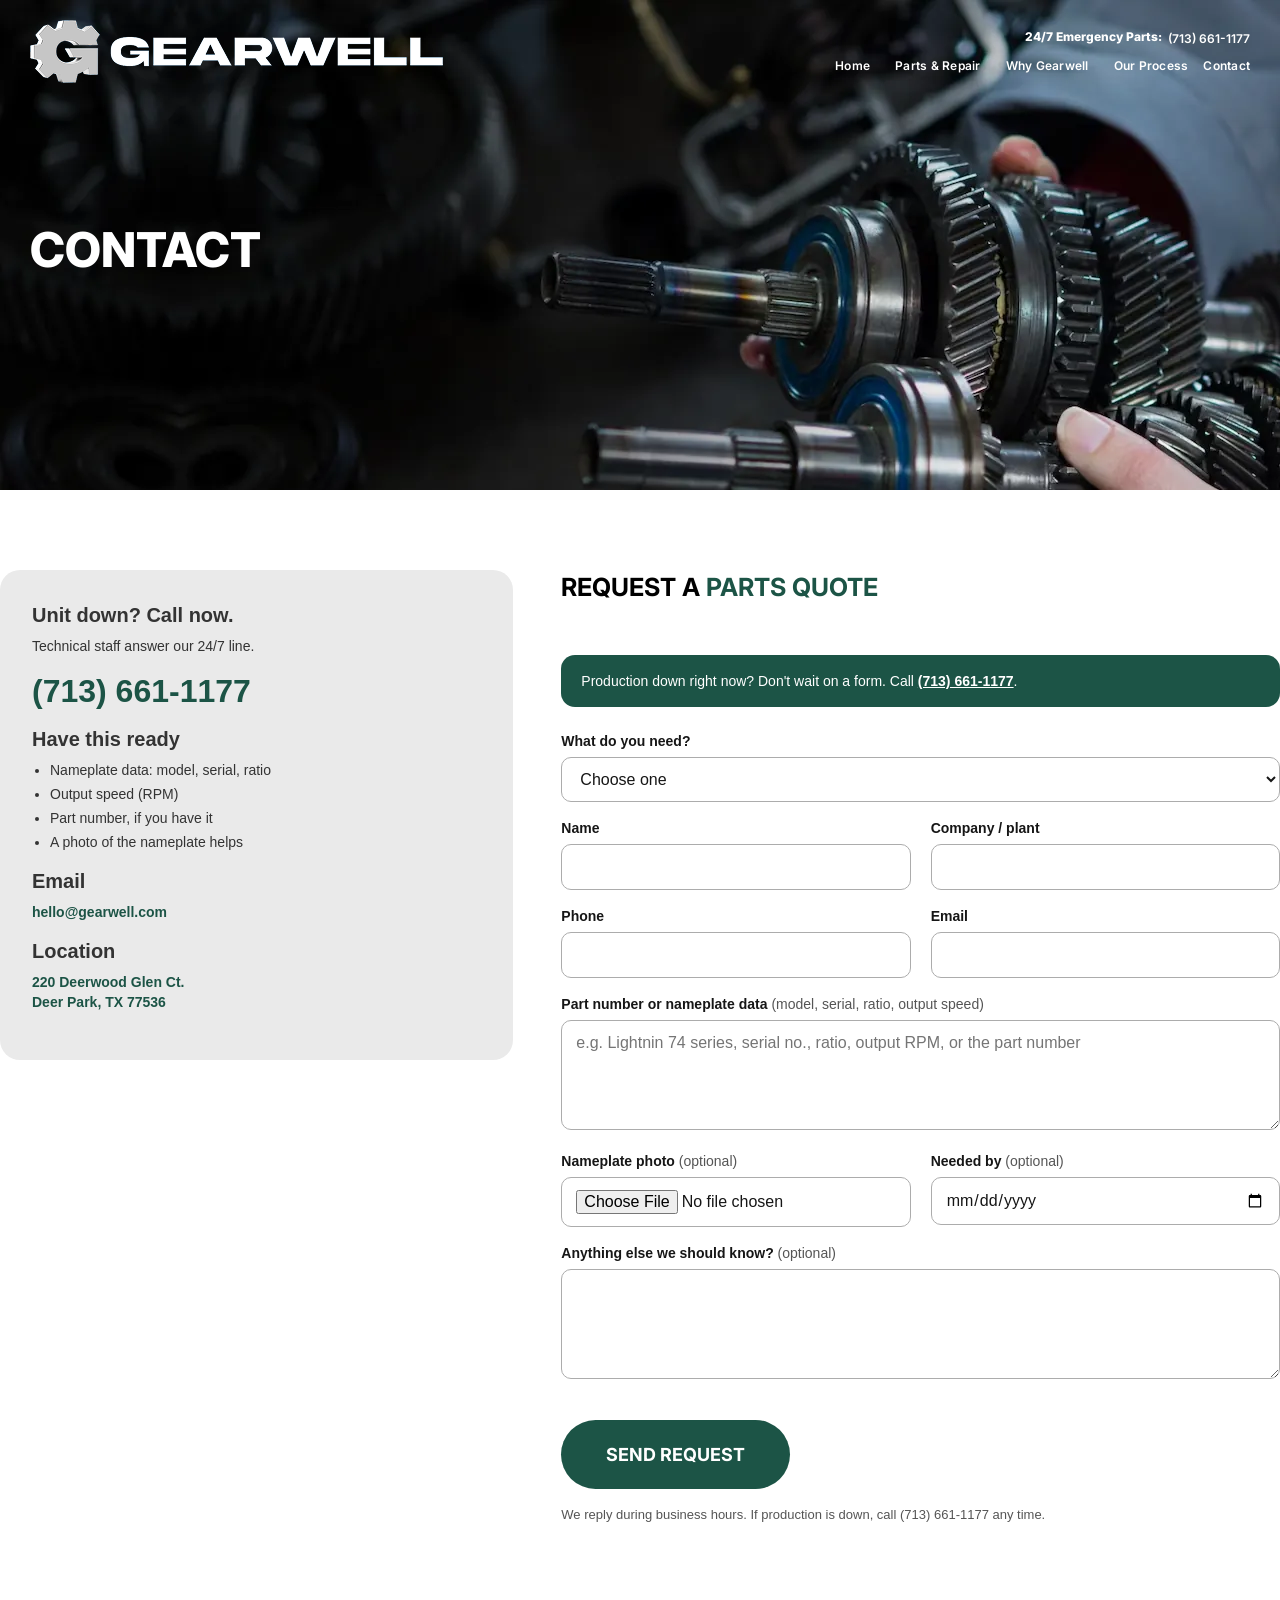
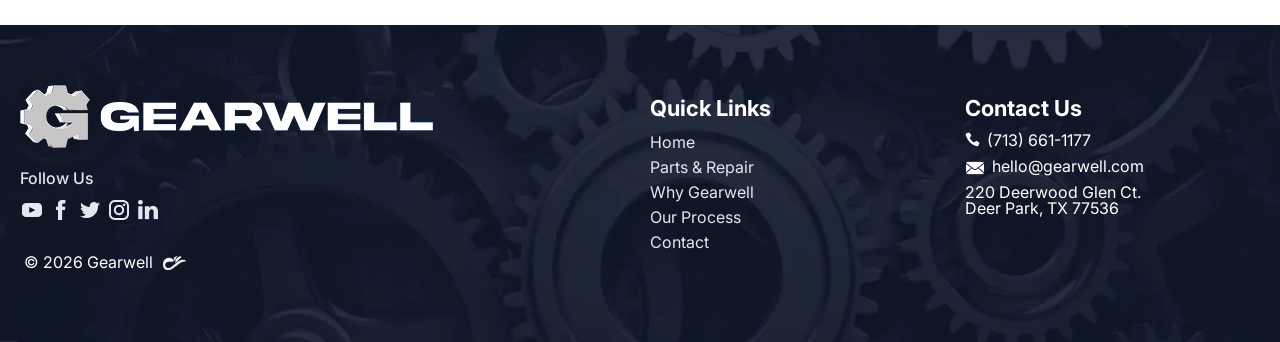
<file: contact/index.html>
<!DOCTYPE html><html lang="en"><head><meta charset="utf-8"/><title>Contact Gearwell | Lightnin Mixer Parts Quote | Deer Park, TX</title><meta content="Request a quote for Lightnin mixer gearbox parts or an Instant Repair exchange. 24/7 emergency line (713) 661-1177. Deer Park, TX." name="description"/><meta content="Request a quote for Lightnin mixer gearbox parts or an Instant Repair exchange. 24/7 emergency line (713) 661-1177. Deer Park, TX." property="og:description"/><meta content="Request a quote for Lightnin mixer gearbox parts or an Instant Repair exchange. 24/7 emergency line (713) 661-1177. Deer Park, TX." name="twitter:description"/><meta content="Contact Gearwell | Lightnin Mixer Parts Quote | Deer Park, TX" property="og:title"/><meta content="Contact Gearwell | Lightnin Mixer Parts Quote | Deer Park, TX" name="twitter:title"/><meta content="width=device-width, initial-scale=1" name="viewport"/><link href="/css/gearwell.css" rel="stylesheet" type="text/css"/><link href="https://fonts.googleapis.com" rel="preconnect"/><link href="https://fonts.gstatic.com" rel="preconnect" crossorigin="anonymous"/><link href="https://fonts.googleapis.com/css2?family=Inter:wght@300;400;500;600;700;800;900&display=swap" rel="stylesheet"/><script type="text/javascript">!function(o,c){var n=c.documentElement,t=" w-mod-";n.className+=t+"js",("ontouchstart"in o||o.DocumentTouch&&c instanceof DocumentTouch)&&(n.className+=t+"touch")}(window,document);</script><link href="/images/698d8f3b1272c0a02df2cf87_favicon-4.png" rel="shortcut icon" type="image/x-icon"/><style>  
  .link-2 {
    color: #fff;
}
  ul.nav-menu a:hover,a.nav-link.w--current
 {
    color: #1c5446;
}
  .div-copyright.mobile {
    display: none;
}
  .nav-dropdown.w-dropdown .text-block a {
    color: #fff;
    text-decoration: none;
}
   @media screen and (max-width: 2560px) {
  /*.container-full {
    width: 1280px;
  }*/
  }
  
  @media screen and (max-width: 1180px) {
  ul, ol {
    margin-top: 0;
    /* margin-bottom: 10px; */
    padding-left: 0;
}
  }
    @media screen and (max-width: 1024px) {
  .nav-link {
   
    padding: 5px 0 5px 15px;
    }
      
      .nav-dropdown-toggle {
   
    padding: 5px 30px 5px 15px;
    font-size: 12px;
  
}
      .nav-link1 {
    
    padding: 5px 0 5px 0px;
      }
  }
  @media screen and (max-width: 768px) {
.nav-link,.nav-link1 {
    color: #000;
}

.w-nav-overlay .text-block {
    color: #000;
}
    .nav-dropdown-icon {
    color: #000;
    }
    
    .nav-dropdown-link {
  
    font-size: 12px;
    font-weight: 700;
}
}
  
   @media screen and (max-width: 736px) {
     
     .div-copyright.desktop {
    display: none;
}

.div-copyright.mobile {
    display: inline-flex;
}
  }
  
    @media screen and (max-width: 568px) {
      .nav-menu {
        
        padding-bottom: 0px;
      
    }
  }
</style><meta content="website" property="og:type"/><meta content="Gearwell" property="og:site_name"/><meta content="https://www.gearwell.com/images/og-gearwell.jpg" property="og:image"/><meta content="summary_large_image" name="twitter:card"/><meta content="https://www.gearwell.com/images/og-gearwell.jpg" name="twitter:image"/><style>
.section-contact{padding:80px 0 100px}
.contact-grid{display:grid;grid-template-columns:1fr 1.4fr;gap:48px;align-items:start}
.contact-card{background:#eaeaea;border-radius:20px;padding:32px}
.contact-card h3{margin:0 0 8px;font-size:20px;line-height:26px}
.contact-card p{margin:0 0 16px}
.contact-card a{color:#1c5446;font-weight:600;text-decoration:none}
.contact-phone{font-size:32px;line-height:38px;font-weight:800;color:#1c5446;text-decoration:none;display:inline-block;margin-bottom:16px}
.contact-list{margin:0 0 16px;padding-left:18px}
.contact-list li{margin:4px 0}
.quote-form{display:grid;grid-template-columns:1fr 1fr;gap:16px 20px}
.quote-form .full{grid-column:1/-1}
.quote-form label{display:block;font-weight:600;font-size:14px;margin-bottom:6px;color:#161616}
.quote-form .hint{font-weight:400;color:#555}
.quote-form input,.quote-form select,.quote-form textarea{width:100%;box-sizing:border-box;border:1px solid #acacac;border-radius:10px;padding:12px 14px;font:inherit;font-size:16px;background:#fff;color:#161616}
.quote-form textarea{min-height:110px;resize:vertical}
.quote-form input:focus,.quote-form select:focus,.quote-form textarea:focus{outline:2px solid #1c5446;outline-offset:1px;border-color:#1c5446}
.quote-form button{border:0;cursor:pointer;justify-self:start}
.form-urgent{background:#1c5446;color:#fff;border-radius:14px;padding:16px 20px;margin-bottom:24px}
.form-urgent a{color:#fff;font-weight:800}
.form-note{font-size:13px;color:#555;margin:0}
.visually-hidden{position:absolute!important;left:-10000px;width:1px;height:1px;overflow:hidden}
@media screen and (max-width:767px){.contact-grid,.quote-form{grid-template-columns:1fr}.quote-form .full{grid-column:auto}.section-contact{padding:48px 0 64px}}
</style><link rel="canonical" href="https://www.gearwell.com/contact/"/><meta content="https://www.gearwell.com/contact/" property="og:url"/><script type="application/ld+json">{"@context": "https://schema.org", "@graph": [{"@type": "LocalBusiness", "@id": "https://www.gearwell.com/#org", "name": "Gearwell", "url": "https://www.gearwell.com/", "logo": "https://www.gearwell.com/images/6971af7d9f6d87b6bb3548bd_logo-1.png", "image": "https://www.gearwell.com/images/og-gearwell.jpg", "email": "hello@gearwell.com", "telephone": "+1-713-661-1177", "address": {"@type": "PostalAddress", "streetAddress": "220 Deerwood Glen Ct.", "addressLocality": "Deer Park", "addressRegion": "TX", "postalCode": "77536", "addressCountry": "US"}, "description": "Lightnin mixer gearbox parts and repair for chemical processing plants. 6,000+ parts in stock, factory-trained technicians, same-day shipping on stock parts.", "areaServed": "US", "contactPoint": {"@type": "ContactPoint", "telephone": "+1-713-661-1177", "contactType": "emergency parts", "hoursAvailable": "Mo-Su 00:00-23:59", "areaServed": "US"}}, {"@type": "ContactPage", "@id": "https://www.gearwell.com/contact/", "url": "https://www.gearwell.com/contact/", "name": "Contact Gearwell | Lightnin Mixer Parts Quote | Deer Park, TX", "description": "Request a quote for Lightnin mixer gearbox parts or an Instant Repair exchange. 24/7 emergency line (713) 661-1177. Deer Park, TX.", "about": {"@id": "https://www.gearwell.com/#org"}}]}</script></head><body><div class="section-header"><div data-animation="default" data-collapse="medium" data-duration="400" data-easing="ease" data-easing2="ease" role="banner" class="container-navbar w-nav"><div class="container-regular"><div class="navbar-wrapper"><a href="/" class="navbar-brand w-nav-brand"><img src="/images/6971af7d9f6d87b6bb3548bd_logo-1.png" loading="lazy" alt="Gearwell" class="image-13"/></a><div class="div-block-22"><div class="div-block-2"><p class="paragraph-2">24/7 Emergency Parts:  </p><p class="paragraph-3"><a href="tel:(713)661-1177" class="link-2">(713) 661-1177</a></p></div><div class="menu-button w-nav-button"><div class="icon w-icon-nav-menu"></div></div><nav role="navigation" class="nav-menu-wrapper w-nav-menu"><ul role="list" class="nav-menu w-list-unstyled"><li><a href="/" class="nav-link">Home</a></li><li><a href="/parts-repair/" class="nav-link">Parts &amp; Repair</a></li><li><a href="/why-gearwell/" class="nav-link">Why Gearwell</a></li><li><a href="/our-process/" class="nav-link">Our Process</a></li><li><a href="/contact/" aria-current="page" class="nav-link1 w--current">Contact</a></li></ul></nav></div></div></div></div></div><section class="section-banner"><div class="w-layout-blockcontainer container-full w-container"><h1 class="heading-style-h1">Contact</h1></div></section>
<section class="section-contact"><div class="w-layout-blockcontainer container-full w-container"><div class="contact-grid">
<div class="contact-card">
<h3>Unit down? Call now.</h3>
<p>Technical staff answer our 24/7 line.</p>
<a class="contact-phone" href="tel:+17136611177">(713) 661-1177</a>
<h3>Have this ready</h3>
<ul class="contact-list"><li>Nameplate data: model, serial, ratio</li><li>Output speed (RPM)</li><li>Part number, if you have it</li><li>A photo of the nameplate helps</li></ul>
<h3>Email</h3>
<p><a href="mailto:hello@gearwell.com">hello@gearwell.com</a></p>
<h3>Location</h3>
<p><a href="https://www.google.com/maps/search/?api=1&amp;query=220+Deerwood+Glen+Ct%2C+Deer+Park%2C+TX+77536" target="_blank" rel="noopener">220 Deerwood Glen Ct.<br/>Deer Park, TX 77536</a></p>
</div>
<div>
<h2 class="heading-style-h2 heading-weight-bold heading-transform-capitalization heading-font heading-color-black">Request a <strong class="text-color-green">Parts Quote</strong></h2>
<div class="spacer-small"></div>
<div class="form-urgent">Production down right now? Don't wait on a form. Call <a href="tel:+17136611177">(713) 661-1177</a>.</div>
<form name="parts-quote" method="POST" action="/thanks/" data-netlify="true" netlify-honeypot="company-website" enctype="multipart/form-data" class="quote-form">
<input type="hidden" name="form-name" value="parts-quote"/>
<p class="visually-hidden"><label>Leave this empty: <input name="company-website" tabindex="-1" autocomplete="off"/></label></p>
<div class="full"><label for="request">What do you need?</label><select id="request" name="request" required>
<option value="">Choose one</option>
<option value="emergency">Unit down: emergency parts</option>
<option value="planned">Planned replacement or spares</option>
<option value="exchange">Instant Repair exchange gearbox</option>
<option value="technical">Technical question</option>
</select></div>
<div><label for="name">Name</label><input id="name" name="name" autocomplete="name" required/></div>
<div><label for="company">Company / plant</label><input id="company" name="company" autocomplete="organization" required/></div>
<div><label for="phone">Phone</label><input id="phone" name="phone" type="tel" autocomplete="tel" required/></div>
<div><label for="email">Email</label><input id="email" name="email" type="email" autocomplete="email" required/></div>
<div class="full"><label for="part">Part number or nameplate data <span class="hint">(model, serial, ratio, output speed)</span></label><textarea id="part" name="part" placeholder="e.g. Lightnin 74 series, serial no., ratio, output RPM, or the part number"></textarea></div>
<div><label for="nameplate">Nameplate photo <span class="hint">(optional)</span></label><input id="nameplate" name="nameplate" type="file" accept="image/*,application/pdf"/></div>
<div><label for="needby">Needed by <span class="hint">(optional)</span></label><input id="needby" name="needby" type="date"/></div>
<div class="full"><label for="message">Anything else we should know? <span class="hint">(optional)</span></label><textarea id="message" name="message"></textarea></div>
<div class="full"><button type="submit" class="button-link w-button">Send Request</button></div>
<p class="form-note full">We reply during business hours. If production is down, call (713) 661-1177 any time.</p>
</form>
</div>
</div></div></section>
<section class="section-footer"><div data-w-id="54fc4a2b-0a58-c2c3-1911-6f0c0dac542e" class="w-layout-blockcontainer container-full w-container"><div class="w-row"><div class="column-10 w-col w-col-6"><div class="div-small"><img src="/images/6971af7d9f6d87b6bb3548bd_logo-1.png" loading="lazy" alt="Gearwell" class="image-logo"/><h5 class="heading-style-h5">Follow Us</h5><div class="div-social-icons"><img src="/images/6971fd3e679dc4435477c2f4_youtube.png" loading="lazy" alt="YouTube" class="image-icon"/><img src="/images/6971fdde615394d25b2bef2a_facebook.png" loading="lazy" alt="Facebook" class="image-icon"/><img src="/images/6972fc5e0268189c88d45d55_twitter.png" loading="lazy" alt="X (Twitter)" class="image-icon"/><img src="/images/6972fca57a5091212b10971c_instagram.png" loading="lazy" alt="Instagram" class="image-icon"/><img src="/images/6972fcd18c04696397f1b4bf_linkedin.png" loading="lazy" alt="LinkedIn" class="image-icon"/></div><div class="div-copyright desktop"><p class="paragraph-size-small"> © 2026 Gearwell</p><a href="https://sun-softwares.com/" target="_blank" class="link-image w-inline-block"><img src="/images/6972fd6a92c9ea4b2c225c73_sun_logo-1-4-.png" loading="lazy" alt="Sun Softwares" class="image-icon"/></a></div></div></div><div class="column-11 w-col w-col-3"><h4 class="heading-style-h4 text-color-white"><strong>Quick Links</strong></h4><div class="div-block-6"><a href="/" class="link">Home</a><a href="/parts-repair/" class="link">Parts &amp; Repair</a><a href="/why-gearwell/" class="link">Why Gearwell</a><a href="/our-process/" class="link">Our Process</a><a href="/contact/" class="link">Contact</a></div></div><div class="w-col w-col-3"><h4 class="heading-style-h4 text-color-white"><strong>Contact Us</strong></h4><div class="div-contact-info"><img src="/images/697301d5d04c0bf7f92420db_phone-2-4-.png" loading="lazy" alt="" class="image-icon"/><a href="tel:(713)661-1177" class="link-phone w-inline-block"><p class="paragraph-size-16">(713) 661-1177</p></a></div><div class="div-contact-info"><img src="/images/697302b4b2373d7e7e5b01bc_email-2.png" loading="lazy" alt=""/><a href="mailto:hello@gearwell.com" class="link-email w-inline-block"><p class="paragraph-size-16">hello@gearwell.com</p></a></div><div class="div-contact-info"><a href="https://www.google.com/maps/search/?api=1&amp;query=220+Deerwood+Glen+Ct%2C+Deer+Park%2C+TX+77536" target="_blank" rel="noopener" class="link-email w-inline-block"><p class="paragraph-size-16">220 Deerwood Glen Ct.<br/>Deer Park, TX 77536</p></a></div><div class="div-copyright mobile"><p class="paragraph-size-small"> © 2026 Gearwell</p><a href="https://sun-softwares.com/" target="_blank" class="link-image w-inline-block"><img src="/images/6972fd6a92c9ea4b2c225c73_sun_logo-1-4-.png" loading="lazy" alt="Sun Softwares" class="image-icon"/></a></div></div></div></div></section><script src="/js/site.js" defer></script></body></html>
</file>
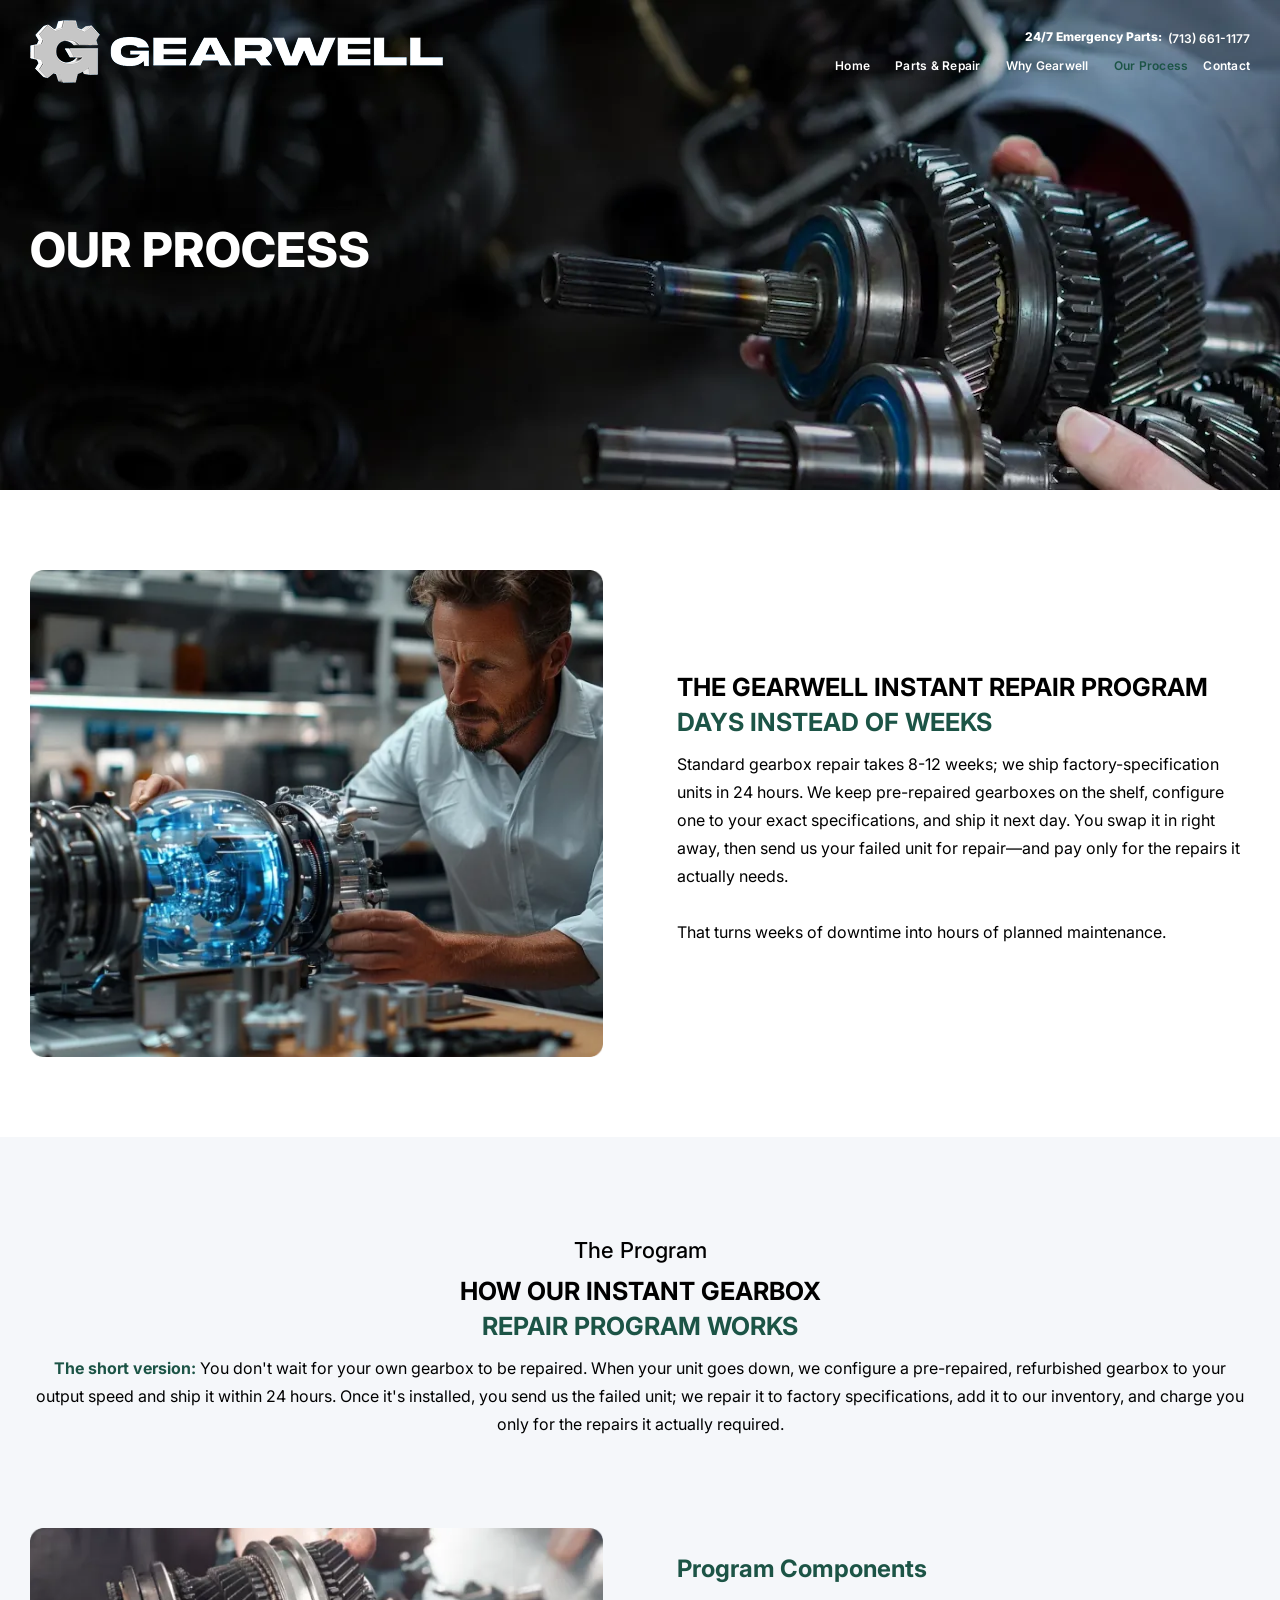
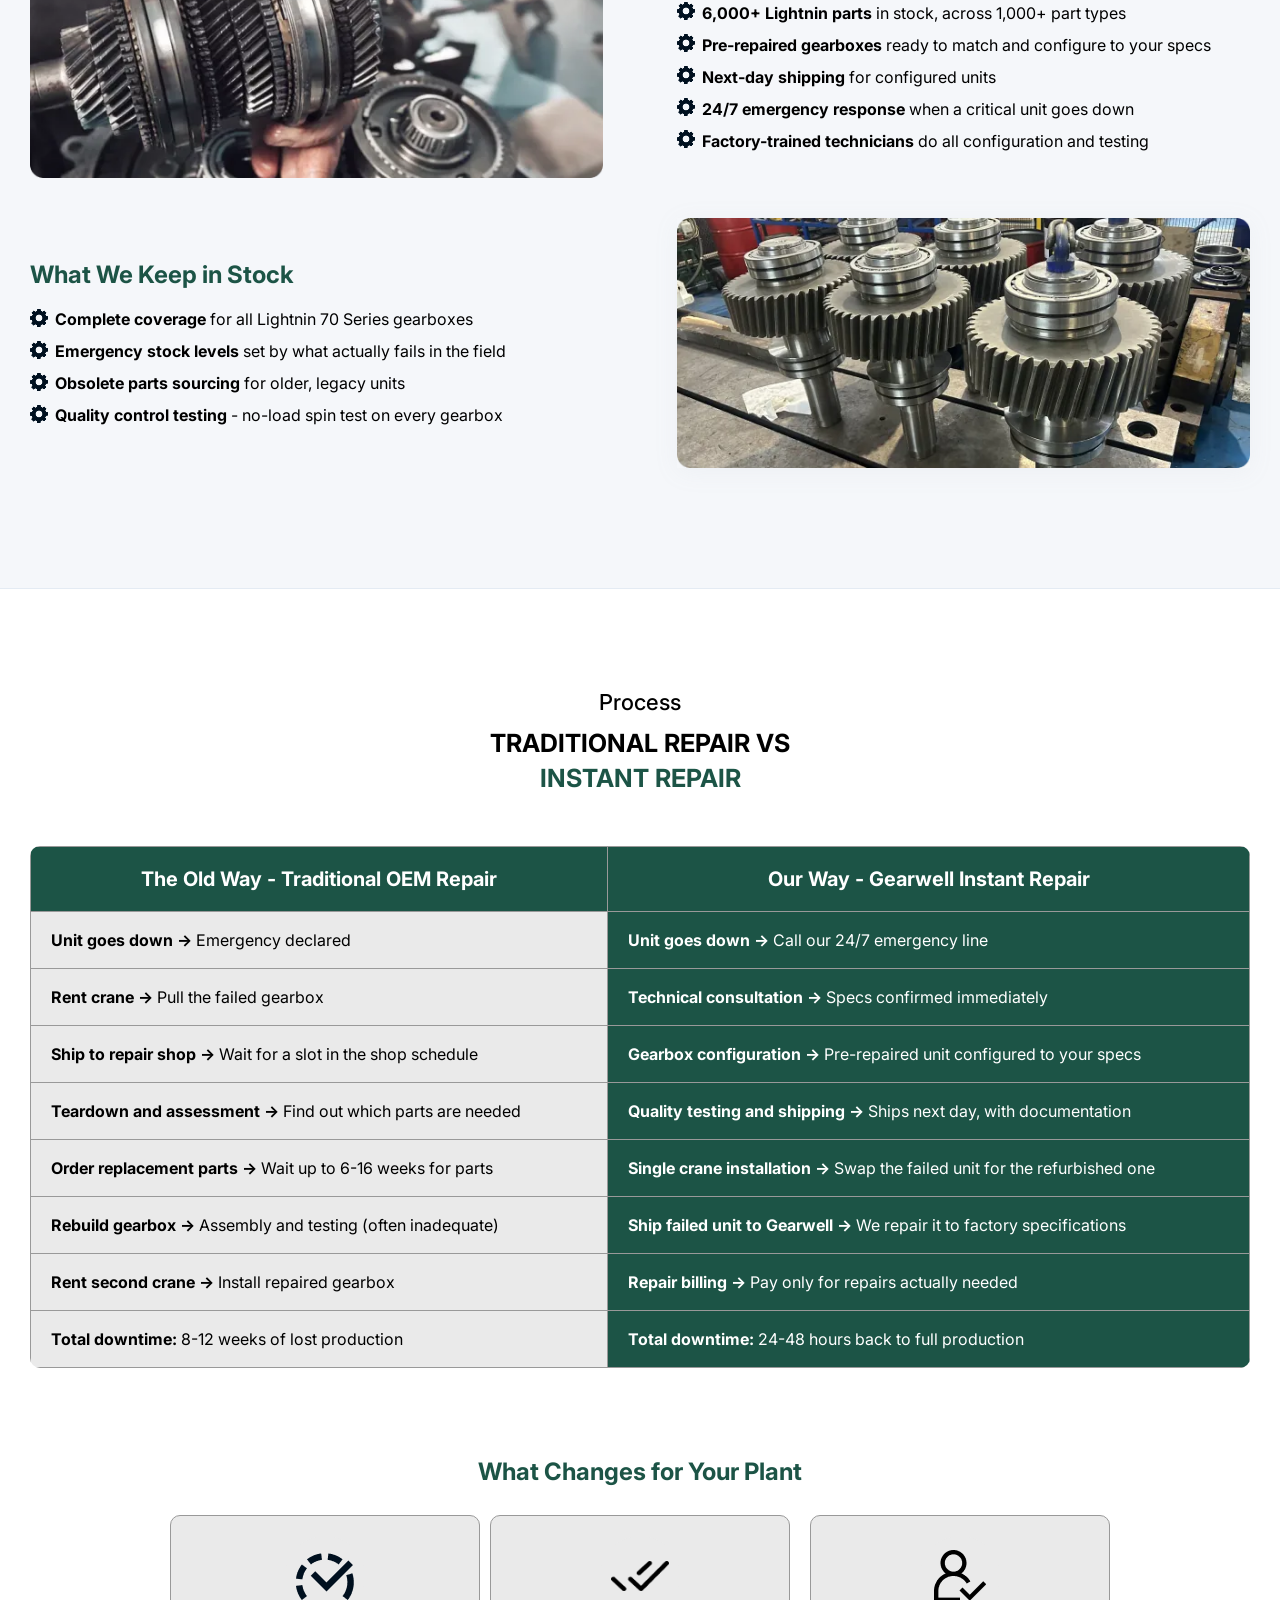
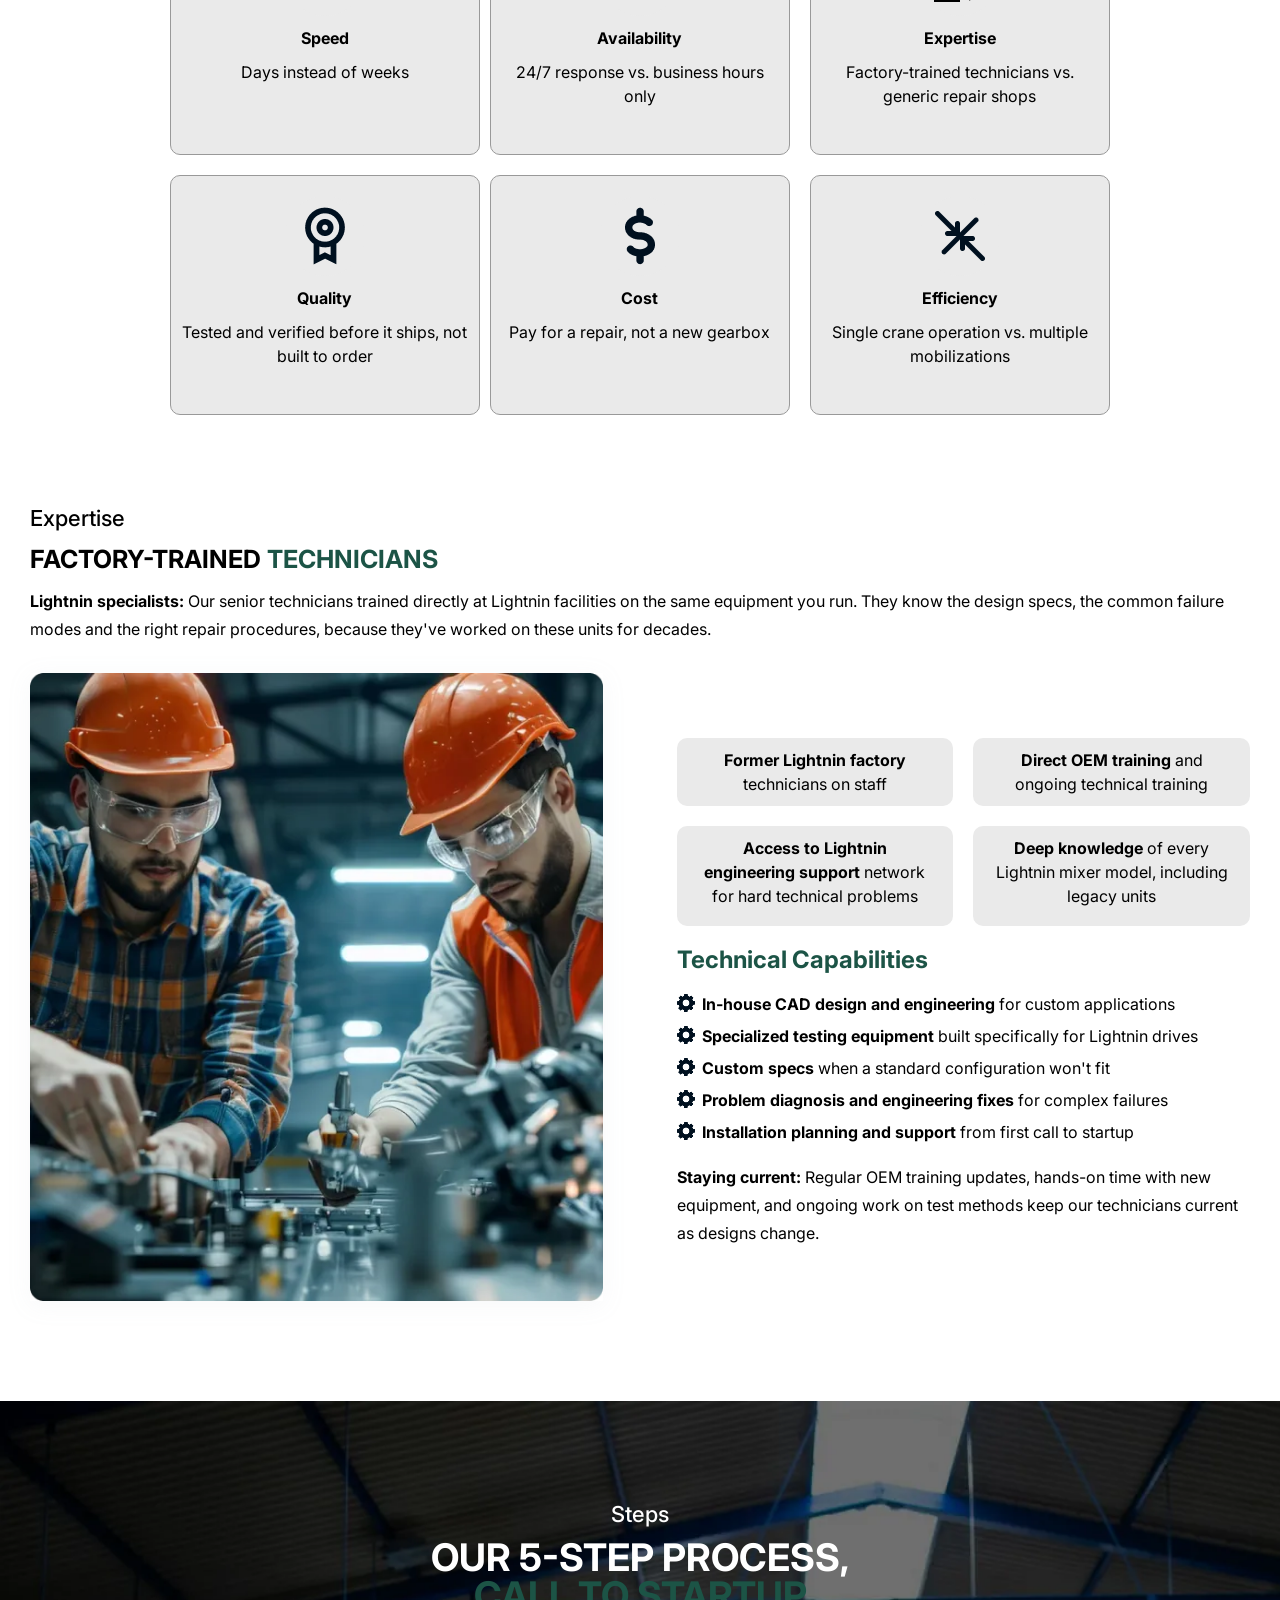
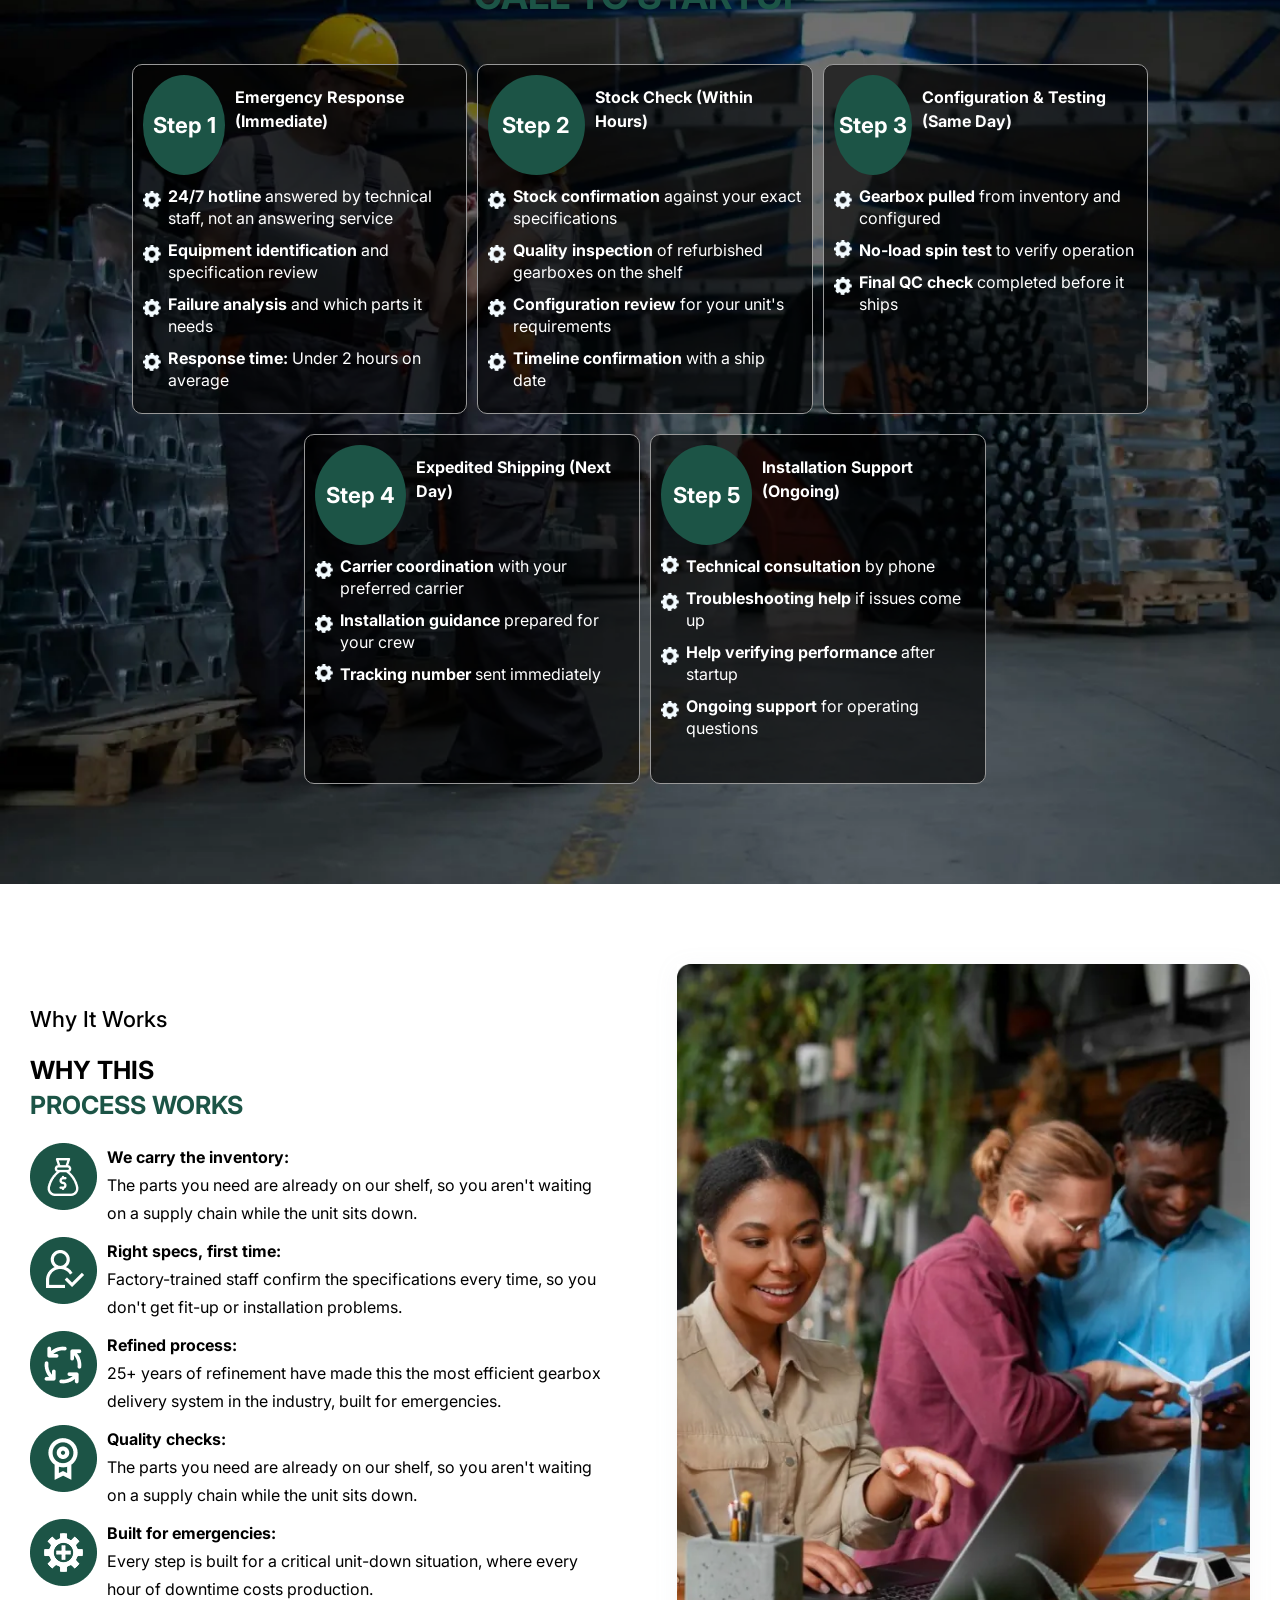
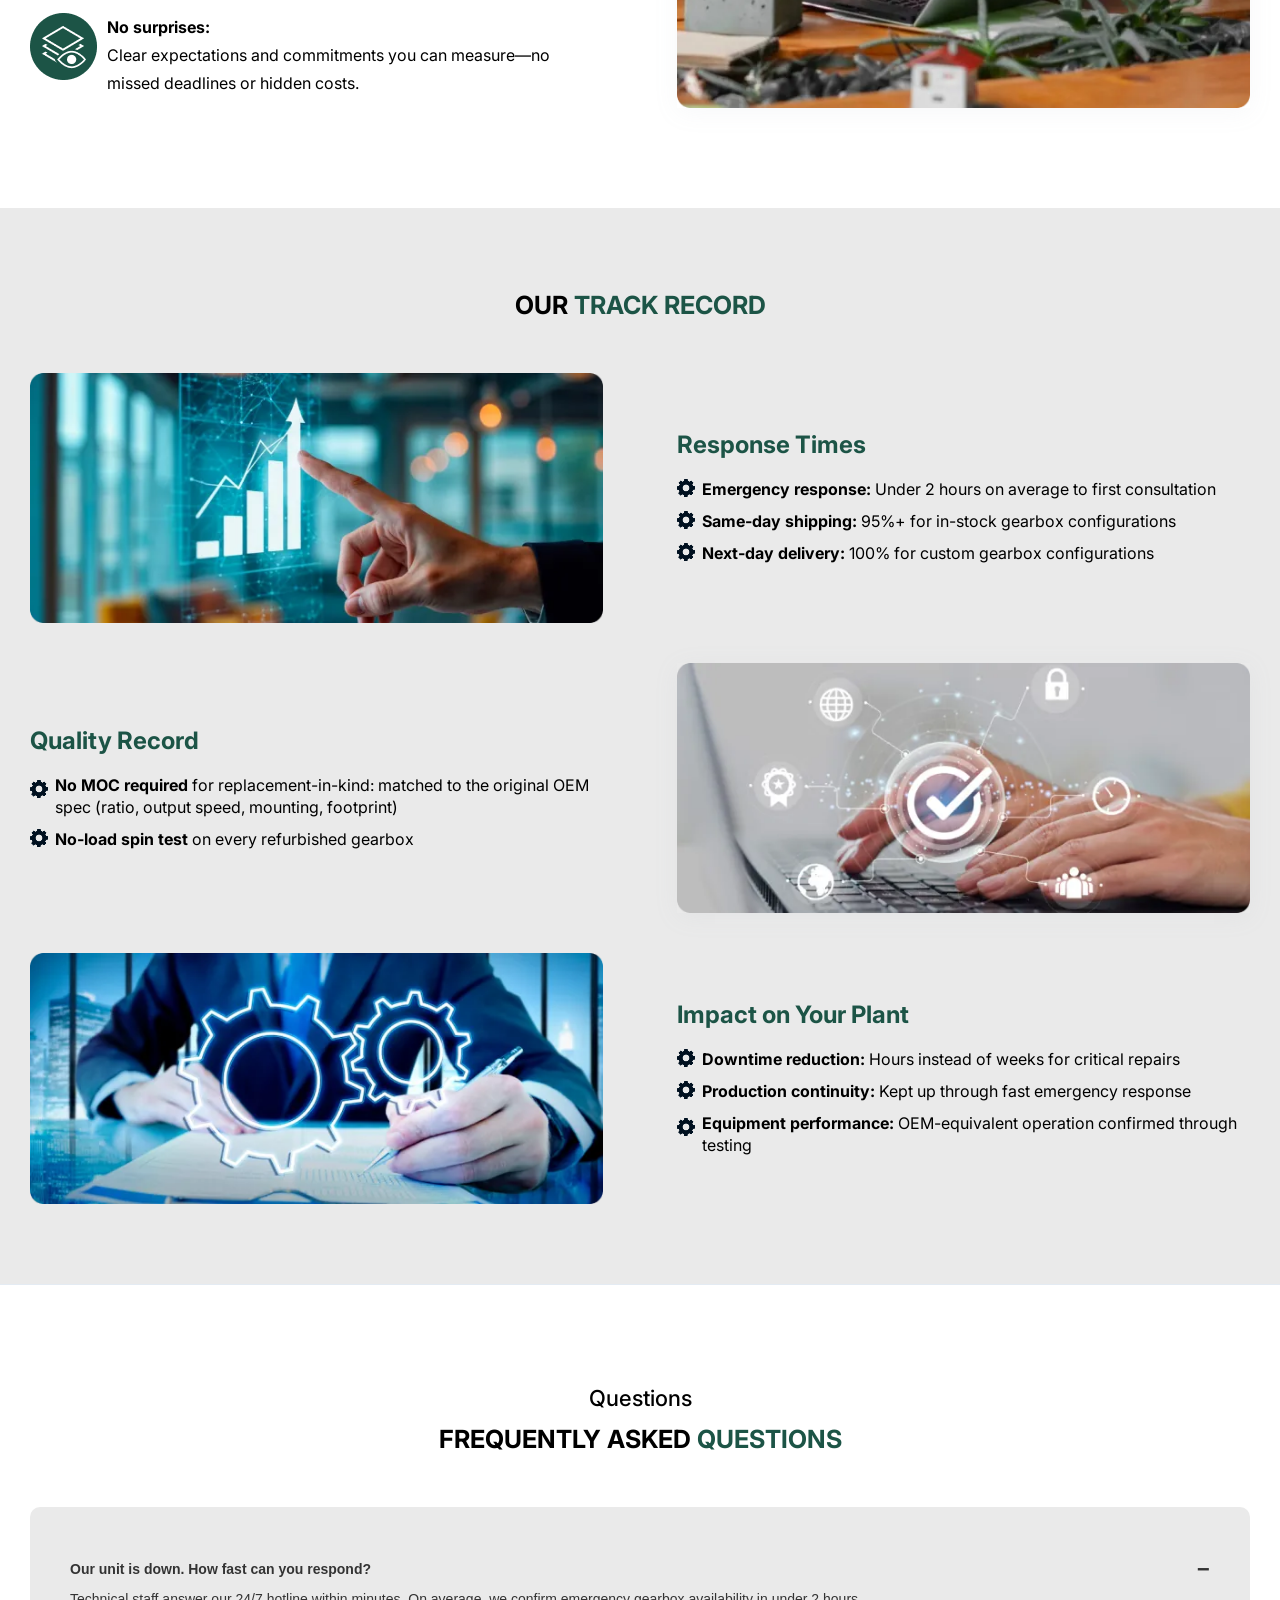
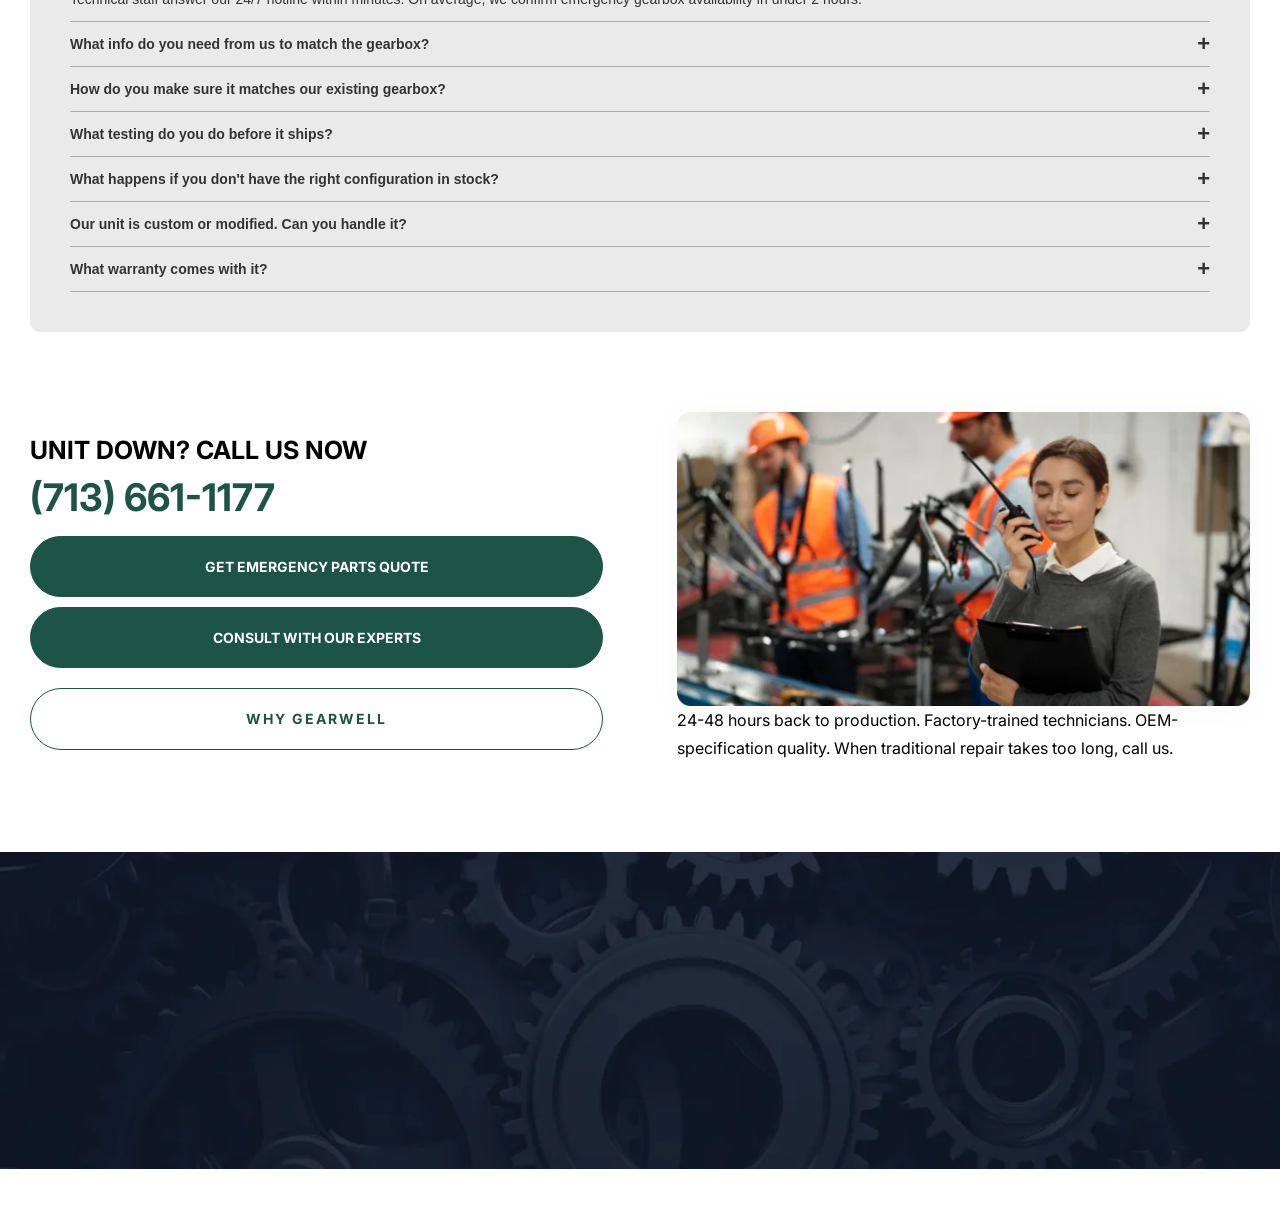
<file: our-process/index.html>
<!DOCTYPE html><!-- This site was created in Webflow. https://webflow.com --><!-- Last Published: Fri Apr 17 2026 08:28:25 GMT+0000 (Coordinated Universal Time) --><html lang="en"><head><meta charset="utf-8"/><title>Instant Repair Process | Lightnin Parts | Factory-Trained Service</title><meta content="See how Gearwell&#x27;s Instant Repair Program delivers Lightnin gearboxes in days, not weeks. Factory-trained technicians ensure quality." name="description"/><meta content="See how Gearwell&#x27;s Instant Repair Program delivers Lightnin gearboxes in days, not weeks. Factory-trained technicians ensure quality." property="og:description"/><meta content="See how Gearwell&#x27;s Instant Repair Program delivers Lightnin gearboxes in days, not weeks. Factory-trained technicians ensure quality." name="twitter:description"/><meta content="Instant Repair Process | Lightnin Parts | Factory-Trained Service" property="og:title"/><meta content="Instant Repair Process | Lightnin Parts | Factory-Trained Service" name="twitter:title"/><meta content="width=device-width, initial-scale=1" name="viewport"/><link href="/css/gearwell.css" rel="stylesheet" type="text/css"/><link href="https://fonts.googleapis.com" rel="preconnect"/><link href="https://fonts.gstatic.com" rel="preconnect" crossorigin="anonymous"/><link href="https://fonts.googleapis.com/css2?family=Inter:wght@300;400;500;600;700;800;900&display=swap" rel="stylesheet"/><script type="text/javascript">!function(o,c){var n=c.documentElement,t=" w-mod-";n.className+=t+"js",("ontouchstart"in o||o.DocumentTouch&&c instanceof DocumentTouch)&&(n.className+=t+"touch")}(window,document);</script><link href="/images/698d8f3b1272c0a02df2cf87_favicon-4.png" rel="shortcut icon" type="image/x-icon"/><style>  
  .link-2 {
    color: #fff;
}
  ul.nav-menu a:hover,a.nav-link.w--current
 {
    color: #1c5446;
}
  .div-copyright.mobile {
    display: none;
}
  .nav-dropdown.w-dropdown .text-block a {
    color: #fff;
    text-decoration: none;
}
   @media screen and (max-width: 2560px) {
  /*.container-full {
    width: 1280px;
  }*/
  }
  
  @media screen and (max-width: 1180px) {
  ul, ol {
    margin-top: 0;
    /* margin-bottom: 10px; */
    padding-left: 0;
}
  }
    @media screen and (max-width: 1024px) {
  .nav-link {
   
    padding: 5px 0 5px 15px;
    }
      
      .nav-dropdown-toggle {
   
    padding: 5px 30px 5px 15px;
    font-size: 12px;
  
}
      .nav-link1 {
    
    padding: 5px 0 5px 0px;
      }
  }
  @media screen and (max-width: 768px) {
.nav-link,.nav-link1 {
    color: #000;
}

.w-nav-overlay .text-block {
    color: #000;
}
    .nav-dropdown-icon {
    color: #000;
    }
    
    .nav-dropdown-link {
  
    font-size: 12px;
    font-weight: 700;
}
}
  
   @media screen and (max-width: 736px) {
     
     .div-copyright.desktop {
    display: none;
}

.div-copyright.mobile {
    display: inline-flex;
}
  }
  
    @media screen and (max-width: 568px) {
      .nav-menu {
        
        padding-bottom: 0px;
      
    }
  }
</style><style>
.div-block-14 {
   
    background: linear-gradient(180deg, #1C5446 0%, #226C59 112.05%);
    }
    
    .list li {
    
    background: url('/images/698319d9b749dfa4b54b0b53_Untitled-4-1-1-.png');
   
    background-repeat: no-repeat;
    background-position: left center;
    background-size: 18px 18px;
    padding-left: 25px;
    background-position: top 23% left;
    line-height: 22px;
    margin: 10px 0px 10px 0px;
    }
.list{
padding-left:0px
}
table {
    width: 100%;
  
  border-spacing: 0; /* Removes space between borders */
 
  border-radius: 10px; /* Applies to the outer border of the table element */
  overflow: hidden;
}



table th {
    text-align: center;
    background: #1C5446;
    color: #fff;
    padding: 20px;
    font-size: 20px;
    line-height: 24px;
    font-family: 'Inter';
    border-top: 1px solid #999999;
    border-left: 1px solid #999999;
    border-right: 1px solid #999999;
}

table td {
    text-align: left;
    background: #1C5446;
     color: #fff; 
    padding: 20px;
    font-size: 16px;
    line-height: 16px;
    font-family: 'Inter';
    border: 1px solid #999999;
}

table tr td:first-child {
    
    background: #EAEAEA; 
    color: #000;
}
.list-icon-black li {
    
    background: url(/images/6981a65d8bf5d5975079b327_Untitled-4-1.png);
   
    background-repeat: no-repeat;
    background-position: left center;
    background-size: 18px 18px;
    padding-left: 25px;
     background-position: top 23% left;
    line-height: 22px;
    margin: 10px 0px 10px 0px;
    }
.list-icon-black{
padding-left:0px
}

.div-block-12 .columns-2-copy {
    margin-left: auto;
    margin-right: auto;
}

.div-block-20 {
    box-shadow: 0px 4px 16px 0px #00000040;
}

.cards.w-row {
    margin-left: auto;
    margin-right: auto;
}

.card.height-255.background-grey:hover {
    background:  #1C5446;
}

.card.height-255.background-grey:hover h4.card-title,.card.height-255.background-grey:hover .card-content  {
    color: #fff;
}

.card.height-240.background-grey:hover {
    background:  #1C5446;
}

.card.height-240.background-grey:hover h4.card-title,.card.height-240.background-grey:hover .card-content  {
    color: #fff;
}

    .card-name {
    
        margin: 0!important;
    }
    </style><link rel="canonical" href="https://www.gearwell.com/our-process/"/><meta content="https://www.gearwell.com/our-process/" property="og:url"/><meta content="website" property="og:type"/><meta content="Gearwell" property="og:site_name"/><meta content="https://www.gearwell.com/images/og-gearwell.jpg" property="og:image"/><meta content="summary_large_image" name="twitter:card"/><meta content="https://www.gearwell.com/images/og-gearwell.jpg" name="twitter:image"/><script type="application/ld+json">{"@context": "https://schema.org", "@graph": [{"@type": "LocalBusiness", "@id": "https://www.gearwell.com/#org", "name": "Gearwell", "url": "https://www.gearwell.com/", "logo": "https://www.gearwell.com/images/6971af7d9f6d87b6bb3548bd_logo-1.png", "image": "https://www.gearwell.com/images/og-gearwell.jpg", "email": "hello@gearwell.com", "telephone": "+1-713-661-1177", "address": {"@type": "PostalAddress", "streetAddress": "220 Deerwood Glen Ct.", "addressLocality": "Deer Park", "addressRegion": "TX", "postalCode": "77536", "addressCountry": "US"}, "description": "Lightnin mixer gearbox parts and repair for chemical processing plants. 6,000+ parts in stock, factory-trained technicians, same-day shipping on stock parts.", "areaServed": "US", "contactPoint": {"@type": "ContactPoint", "telephone": "+1-713-661-1177", "contactType": "emergency parts", "hoursAvailable": "Mo-Su 00:00-23:59", "areaServed": "US"}}, {"@type": "WebPage", "@id": "https://www.gearwell.com/our-process/", "url": "https://www.gearwell.com/our-process/", "name": "Instant Repair Process | Lightnin Parts | Factory-Trained Service", "description": "See how Gearwell's Instant Repair Program delivers Lightnin gearboxes in days, not weeks. Factory-trained technicians ensure quality.", "isPartOf": {"@id": "https://www.gearwell.com/#website"}, "about": {"@id": "https://www.gearwell.com/#org"}}, {"@type": "FAQPage", "mainEntity": [{"@type": "Question", "name": "Our unit is down. How fast can you respond?", "acceptedAnswer": {"@type": "Answer", "text": "Technical staff answer our 24/7 hotline within minutes. On average, we confirm emergency gearbox availability in under 2 hours."}}, {"@type": "Question", "name": "What info do you need from us to match the gearbox?", "acceptedAnswer": {"@type": "Answer", "text": "The nameplate data, the output speed you need, or your existing part numbers. If you don't have those, our technicians can often work out the spec from photos or drawings."}}, {"@type": "Question", "name": "How do you make sure it matches our existing gearbox?", "acceptedAnswer": {"@type": "Answer", "text": "Former Lightnin technicians check every spec before the gearbox is configured. Every gearbox gets a no-load spin test before it ships."}}, {"@type": "Question", "name": "What testing do you do before it ships?", "acceptedAnswer": {"@type": "Answer", "text": "Every refurbished gearbox gets a no-load spin test, a quality check and ratio confirmation. Full test documentation is available on request."}}, {"@type": "Question", "name": "What happens if you don't have the right configuration in stock?", "acceptedAnswer": {"@type": "Answer", "text": "We'll give you a real timeline for configuring or sourcing it. Our pre-repaired stock covers most common configurations."}}, {"@type": "Question", "name": "Our unit is custom or modified. Can you handle it?", "acceptedAnswer": {"@type": "Answer", "text": "Yes. In-house engineering and CAD let us work with non-standard configurations, and factory-trained technicians can adapt a standard gearbox to match your custom requirements."}}, {"@type": "Question", "name": "What warranty comes with it?", "acceptedAnswer": {"@type": "Answer", "text": "Every refurbished gearbox carries a full workmanship guarantee, with warranty coverage backed by factory-trained technical support."}}]}]}</script></head><body><div class="section-header"><div data-animation="default" data-collapse="medium" data-duration="400" data-easing="ease" data-easing2="ease" role="banner" class="container-navbar w-nav"><div class="container-regular"><div class="navbar-wrapper"><a href="/" class="navbar-brand w-nav-brand"><img src="/images/6971af7d9f6d87b6bb3548bd_logo-1.png" loading="lazy" alt="Gearwell" class="image-13"/></a><div class="div-block-22"><div class="div-block-2"><p class="paragraph-2">24/7 Emergency Parts:  </p><p class="paragraph-3"><a href="tel:(713)661-1177" class="link-2">(713) 661-1177</a></p></div><div class="menu-button w-nav-button"><div class="icon w-icon-nav-menu"></div></div><nav role="navigation" class="nav-menu-wrapper w-nav-menu"><ul role="list" class="nav-menu w-list-unstyled"><li><a href="/" class="nav-link">Home</a></li><li><a href="/parts-repair/" class="nav-link">Parts &amp; Repair</a></li><li><a href="/why-gearwell/" class="nav-link">Why Gearwell</a></li><li><a href="/our-process/" aria-current="page" class="nav-link w--current">Our Process</a></li><li><a href="/contact/" class="nav-link1">Contact</a></li></ul></nav></div></div></div></div></div><section class="section-banner"><div class="w-layout-blockcontainer container-full w-container"><h2 class="heading-style-h1">Our process</h2></div></section><section class="section-instantrepair"><div class="container-full"><div class="div-flex"><div class="div-split"><img src="/images/6985c861711a1957a61fcfe8_Mask-group---2026-02-06T162357.436.webp" loading="lazy" alt="Technician working on a gearbox assembly" class="image-left"/></div><div class="div-split"><h1 class="heading-style-h2 heading-weight-bold heading-transform-capitalization heading-font heading-color-black">The Gearwell Instant Repair Program <br/>‍<strong class="text-color-green">Days Instead of Weeks</strong></h1><p class="text-size-small max-width-large text-color-primary">Standard gearbox repair takes 8-12 weeks; we ship factory-specification units in 24 hours. We keep pre-repaired gearboxes on the shelf, configure one to your exact specifications, and ship it next day. You swap it in right away, then send us your failed unit for repair—and pay only for the repairs it actually needs.<br/><br/>That turns weeks of downtime into hours of planned maintenance.</p></div></div></div></section><section class="section-repairprogram"><div class="container-full"><h3 class="heading-style-h4 text-align-center">The Program</h3><h2 class="heading-style-h2 heading-weight-bold heading-transform-capitalization heading-font heading-color-black text-align-center">How Our Instant Gearbox <br/>‍<strong class="text-color-green">Repair Program Works</strong></h2><p class="text-size-small max-width-large text-color-primary text-align-center"><strong class="text-color-green">The short version:</strong> You don&#x27;t wait for your own gearbox to be repaired. When your unit goes down, we configure a pre-repaired, refurbished gearbox to your output speed and ship it within 24 hours. Once it&#x27;s installed, you send us the failed unit; we repair it to factory specifications, add it to our inventory, and charge you only for the repairs it actually required.</p><div class="spacer-small"></div><div class="container-full"><div class="spacer-small"></div><div class="div-flex"><div class="div-split"><img src="/images/6985c9cd9b76f043ec5e4b50_Mask-group---2026-02-06T162949.519.webp" loading="lazy" sizes="(max-width: 630px) 100vw, 630px" srcset="/images/6985c9cd9b76f043ec5e4b50_Mask-group---2026-02-06T162949.519-p-500.webp 500w, /images/6985c9cd9b76f043ec5e4b50_Mask-group---2026-02-06T162949.519.webp 630w" alt="Technician holding a gearbox shaft with gears" class="image-left"/></div><div class="div-split"><h3 class="heading-style-h3">Program Components</h3><div class="list w-richtext"><ul role="list" class="list-icon-black"><li class="list-item"><strong>6,000+ Lightnin parts </strong>in stock, across 1,000+ part types</li><li class="list-item"><strong>Pre-repaired gearboxes</strong> ready to match and configure to your specs</li><li class="list-item"><strong>Next-day shipping </strong>for configured units</li><li><strong>24/7 emergency response</strong> when a critical unit goes down</li><li><strong>Factory-trained technicians</strong> do all configuration and testing</li></ul></div></div></div><div class="spacer-small"></div><div class="div-flex"><div class="div-split"><h3 class="heading-style-h3">What We Keep in Stock</h3><div class="list w-richtext"><ul role="list" class="list-icon-black"><li class="list-item"><strong>Complete coverage </strong>for all Lightnin 70 Series gearboxes</li><li class="list-item"><strong>Emergency stock levels </strong>set by what actually fails in the field</li><li><strong>Obsolete parts sourcing</strong> for older, legacy units</li><li><strong>Quality control testing</strong> - no-load spin test on every gearbox</li></ul></div></div><div class="div-split"><img src="/images/6985838ab36ba42b6c9b5895_Mask-group---2026-02-06T112931.207.webp" loading="lazy" sizes="(max-width: 630px) 100vw, 630px" srcset="/images/6985838ab36ba42b6c9b5895_Mask-group---2026-02-06T112931.207-p-500.webp 500w, /images/6985838ab36ba42b6c9b5895_Mask-group---2026-02-06T112931.207.webp 630w" alt="Rows of large gears and shafts in a workshop" class="image-right"/></div></div><div class="spacer-small"></div></div></div></section><section class="section-process"><div class="w-layout-blockcontainer container-full w-container"><h3 class="heading-style-h4 text-align-center">Process</h3><h2 class="heading-style-h2 heading-weight-bold heading-transform-capitalization heading-font heading-color-black text-align-center">Traditional Repair vs<br/>‍<strong class="text-color-green">Instant Repair</strong></h2><div class="spacer-small"></div><div class="code-table w-embed"><table>
  <tr>
    <th>The Old Way - Traditional OEM Repair</th>
    <th>Our Way - Gearwell Instant Repair</th>
 
  </tr>
  <tr>
    <td><b>Unit goes down →</b> Emergency declared</td>
    <td><b>Unit goes down →</b> Call our 24/7 emergency line</td>
   
  <tr>
    <td><b>Rent crane →</b> Pull the failed gearbox</td>
    <td><b>Technical consultation →</b> Specs confirmed immediately</td>
  </tr>
  <tr>
    <td><b>Ship to repair shop →</b> Wait for a slot in the shop schedule</td>
    <td><b>Gearbox configuration →</b> Pre-repaired unit configured to your specs</td>
     </tr>
   <tr>
    <td><b>Teardown and assessment →</b> Find out which parts are needed</td>
    <td><b>Quality testing and shipping →</b> Ships next day, with documentation</td>
  </tr>
   <tr>
    <td><b>Order replacement parts →</b> Wait up to 6-16 weeks for parts</td>
    <td><b>Single crane installation →</b> Swap the failed unit for the refurbished one</td>
   
  </tr>
  <tr>
    <td><b>Rebuild gearbox →</b> Assembly and testing (often inadequate)</td>
    <td><b>Ship failed unit to Gearwell →</b> We repair it to factory specifications</td>
  </tr>
   <tr>
    <td><b>Rent second crane →</b> Install repaired gearbox</td>
    <td><b>Repair billing →</b> Pay only for repairs actually needed</td>
   
  </tr>
   <tr>
    <td><b>Total downtime:</b> 8-12 weeks of lost production</td>
    <td><b>Total downtime:</b> 24-48 hours back to full production</td>
  </tr>
</table></div></div></section><section class="section-benefits"><div class="w-layout-blockcontainer container-small w-container"><h4 class="heading-style-h3 text-align-center">What Changes for Your Plant</h4><div class="spacer-tiny"></div><div class="columns-3 w-row"><div class="column-3 w-col w-col-4"><div class="card height-240 background-grey"><div class="card-icon"><img src="/images/6984221577676d4e450abd69_speed-grader-svgrepo-com-1.png" loading="lazy" alt="" class="image-5"/></div><h4 class="card-title">Speed</h4><div class="card-content">Days instead of weeks</div></div></div><div class="w-col w-col-4"><div class="card height-240 background-grey"><div class="card-icon"><img src="/images/6984228131189a7f31241a09_Vector-12-.png" loading="lazy" alt="" class="image-7"/></div><h4 class="card-title">Availability</h4><div class="card-content">24/7 response vs. business hours only</div></div></div><div class="w-col w-col-4"><div class="card height-240 background-grey"><div class="card-icon"><img src="/images/698422b8e5f5be0f979a881d_user-expert-svgrepo-com-1.png" loading="lazy" alt="" class="image-9"/></div><h4 class="card-title">Expertise</h4><div class="card-content">Factory-trained technicians vs. generic repair shops</div></div></div></div><div class="w-row"><div class="column-3 w-col w-col-4"><div class="card height-240 background-grey"><div class="card-icon"><img src="/images/69842633c731eebbb3b5f7d5_quality-svgrepo-com-1.png" loading="lazy" alt="" class="image-10"/></div><h4 class="card-title">Quality</h4><div class="card-content">Tested and verified before it ships, not built to order</div></div></div><div class="w-col w-col-4"><div class="card height-240 background-grey"><div class="card-icon"><img src="/images/698426530b66edca7a52d0ee_cost-svgrepo-com-1.png" loading="lazy" alt="" class="image-11"/></div><h4 class="card-title">Cost</h4><div class="card-content">Pay for a repair, not a new gearbox</div></div></div><div class="w-col w-col-4"><div class="card height-240 background-grey"><div class="card-icon"><img src="/images/69842668156610a99b698de6_compress-point-svgrepo-com-1.png" loading="lazy" alt="" class="image-12"/></div><h4 class="card-title">Efficiency</h4><div class="card-content">Single crane operation vs. multiple mobilizations</div></div></div></div></div></section><section class="section-expertise"><div class="container-4"><h4 class="heading-style-h4">Expertise</h4><h2 class="heading-style-h2 heading-weight-bold heading-transform-capitalization heading-font heading-color-black">Factory-Trained <strong class="text-color-green">Technicians</strong></h2><p class="text-size-small max-width-large text-color-primary"><strong>Lightnin specialists:</strong> Our senior technicians trained directly at Lightnin facilities on the same equipment you run. They know the design specs, the common failure modes and the right repair procedures, because they&#x27;ve worked on these units for decades.</p><div class="spacer-tiny"></div><div class="div-flex"><div class="div-split"><img src="/images/698d802e7e9ff7dd629b3c06_Mask-group---2026-02-12T125419.121.webp" loading="lazy" alt="Two technicians in hard hats working on gearbox components" class="image-expertise"/></div><div class="div-split"><div class="columns w-row"><div class="column w-col w-col-6"><div class="card-grey"><div class="card-content"><strong>Former Lightnin factory</strong> technicians on staff</div></div></div><div class="column-2 w-col w-col-6"><div class="card-grey"><div class="card-content"><strong>Direct OEM training</strong> and ongoing technical training</div></div></div></div><div class="columns w-row"><div class="column w-col w-col-6"><div class="card-grey height-100"><div class="card-content"><strong>Access to Lightnin engineering support </strong>network for hard technical problems</div></div></div><div class="column-2 w-col w-col-6"><div class="card-grey height-100"><div class="card-content"><strong>Deep knowledge </strong>of every Lightnin mixer model, including legacy units</div></div></div></div><p class="heading-style-h3"><strong>Technical Capabilities</strong></p><div class="list w-richtext"><ul role="list" class="list-icon-black"><li class="list-item"><strong>In-house CAD design and engineering </strong>for custom applications</li><li class="list-item"><strong>Specialized testing equipment </strong>built specifically for Lightnin drives</li><li class="list-item"><strong>Custom specs </strong>when a standard configuration won&#x27;t fit</li><li class="list-item"><strong>Problem diagnosis and engineering fixes </strong>for complex failures</li><li class="list-item"><strong>Installation planning and support </strong>from first call to startup</li></ul></div><p class="text-size-small max-width-large text-color-primary"><strong>Staying current: </strong>Regular OEM training updates, hands-on time with new equipment, and ongoing work on test methods keep our technicians current as designs change.</p></div></div></div></section><section class="section-step"><div class="w-layout-blockcontainer container-full w-container"><h3 class="heading-style-h4 text-align-center text-color-white">Steps</h3><h2 class="heading-style-h2 heading-weight-bold heading-transform-capitalization heading-font text-align-center">Our 5-Step Process, <br/>‍<strong class="text-color-green">Call to Startup</strong></h2><div class="spacer-small"></div><div class="div-large"><div class="cards w-row"><div class="column-3 w-col w-col-4"><div class="card height-350 padding-medium background-transparent"><div class="div-flex gap-small"><div class="card-name"><div class="card-step">Step 1</div></div><div class="div-block-17"><h4 class="card-title text-color-white text-align-left">Emergency Response (Immediate)</h4></div></div><div class="list w-richtext"><ul role="list" class="list-icon white"><li class="list-item"><strong>24/7 hotline </strong>answered by technical staff, not an answering service</li><li class="list-item-2"><strong>Equipment identification </strong>and specification review</li><li class="list-item-3"><strong>Failure analysis </strong>and which parts it needs</li><li class="list-item-4"><strong>Response time: </strong>Under 2 hours on average</li></ul></div></div></div><div class="column-3 w-col w-col-4"><div class="card height-350 padding-medium background-transparent"><div class="div-flex gap-small"><div class="card-name"><div class="card-step">Step 2</div></div><div class="div-block-17"><h4 class="card-title text-color-white text-align-left">Stock Check (Within Hours)</h4></div></div><div class="list w-richtext"><ul role="list" class="list-icon white"><li class="list-item"><strong>Stock confirmation </strong>against your exact specifications</li><li class="list-item"><strong>Quality inspection </strong>of refurbished gearboxes on the shelf</li><li class="list-item"><strong>Configuration review </strong>for your unit&#x27;s requirements</li><li class="list-item"><strong>Timeline confirmation </strong>with a ship date</li></ul></div></div></div><div class="w-col w-col-4"><div class="card height-350 padding-medium background-transparent"><div class="div-flex gap-small"><div class="card-name"><div class="card-step">Step 3</div></div><div class="div-block-17"><h4 class="card-title text-color-white text-align-left">Configuration &amp; Testing (Same Day)</h4></div></div><div class="list w-richtext"><ul role="list" class="list-icon white"><li class="list-item"><strong>Gearbox pulled </strong>from inventory and configured</li><li class="list-item"><strong>No-load spin test</strong> to verify operation</li><li class="list-item"><strong>Final QC check</strong> completed before it ships</li></ul></div></div></div></div><div class="cards w-row"><div class="column-3 w-col w-col-4"><div class="card height-350 padding-medium background-transparent"><div class="div-flex gap-small"><div class="card-name"><div class="card-step">Step 4</div></div><div class="div-block-17"><h4 class="card-title text-color-white text-align-left">Expedited Shipping (Next Day)</h4></div></div><div class="list w-richtext"><ul role="list" class="list-icon white"><li class="list-item"><strong>Carrier coordination </strong>with your preferred carrier</li><li class="list-item"><strong>Installation guidance </strong>prepared for your crew</li><li class="list-item"><strong>Tracking number </strong>sent immediately</li></ul></div></div></div><div class="column-3 w-col w-col-4"><div class="card height-350 padding-medium background-transparent"><div class="div-flex gap-small"><div class="card-name"><div class="card-step">Step 5</div></div><div class="div-block-17"><h4 class="card-title text-color-white text-align-left">Installation Support (Ongoing)</h4></div></div><div class="list w-richtext"><ul role="list" class="list-icon white"><li class="list-item"><strong>Technical consultation </strong>by phone</li><li class="list-item"><strong>Troubleshooting help </strong>if issues come up</li><li class="list-item"><strong>Help verifying performance </strong>after startup</li><li class="list-item"><strong>Ongoing support </strong>for operating questions</li></ul></div></div></div><div class="column-7 w-col w-col-4"><div class="div-block-10-copy"><div class="div-block-16"><div class="card-name"><div class="card-step">Step 3</div></div><div class="div-block-17"><h4 class="heading-91">Configuration &amp; Testing (Same Day)</h4></div></div><div class="w-richtext"><ul role="list" class="list-icon white"><li class="list-item"><strong>Gearbox pulled </strong>from inventory and configured</li><li class="list-item-2"><strong>No-load spin test</strong> to verify operation</li><li class="list-item-3"><strong>Final QC check</strong> completed before it ships</li></ul></div></div></div></div></div></div></section><section class="section-innovation"><div class="container-full"><div class="div-flex"><div class="div-split gap-small"><h4 class="heading-style-h4">Why It Works</h4><h2 class="heading-style-h2 heading-weight-bold heading-transform-capitalization heading-font heading-color-black">Why This<br/>‍<strong class="text-color-green">Process Works</strong></h2><div class="div-flex gap-small"><img src="/images/698466fcbb0b79c9cb3ae29e_Group-391-3-.png" loading="lazy" alt="" class="image-left"/><div class="div-vertical"><div class="text-size-small max-width-large text-color-primary"><strong>We carry the inventory:</strong> <br/>The parts you need are already on our shelf, so you aren&#x27;t waiting on a supply chain while the unit sits down.</div></div></div><div class="div-flex gap-small"><img src="/images/6984681c8eee693e3675b381_Group-391-4-.png" loading="lazy" alt="" class="image-left"/><div class="div-vertical"><div class="text-size-small max-width-large text-color-primary"><strong>Right specs, first time:</strong><br/>Factory-trained staff confirm the specifications every time, so you don&#x27;t get fit-up or installation problems.</div></div></div><div class="div-flex gap-small"><img src="/images/6984689096c48a2df396807b_Group-391-5-.png" loading="lazy" alt="" class="image-left"/><div class="div-vertical"><div class="text-size-small max-width-large text-color-primary"><strong>Refined process:<br/></strong>25+ years of refinement have made this the most efficient gearbox delivery system in the industry, built for emergencies.</div></div></div><div class="div-flex gap-small"><img src="/images/69846aa838c2bc06d49d3b2c_Group-391-6-.png" loading="lazy" alt="" class="image-left"/><div class="div-vertical"><div class="text-size-small max-width-large text-color-primary"><strong>Quality checks:</strong> <br/>The parts you need are already on our shelf, so you aren&#x27;t waiting on a supply chain while the unit sits down.</div></div></div><div class="div-flex gap-small"><img src="/images/69846b1df6b321a117ce6acf_Group-391-8-.png" loading="lazy" alt="" class="image-left"/><div class="div-vertical"><div class="text-size-small max-width-large text-color-primary"><strong>Built for emergencies:</strong><br/>Every step is built for a critical unit-down situation, where every hour of downtime costs production.</div></div></div><div class="div-flex gap-small"><img src="/images/69846b75ae1cf6eb4216d059_Group-391-10-.png" loading="lazy" alt="" class="image-left"/><div class="div-vertical"><div class="text-size-small max-width-large text-color-primary"><strong>No surprises:<br/></strong>Clear expectations and commitments you can measure—no missed deadlines or hidden costs.</div></div></div></div><div class="div-split"><img src="/images/6985ce48c625cbf76cb83b3d_Mask-group---2026-02-06T164916.229.webp" loading="lazy" alt="" class="image-innovation"/></div></div></div></section><section class="section-metrics"><div class="container-full"><h2 class="heading-style-h2 heading-weight-bold heading-transform-capitalization heading-font heading-color-black text-align-center">Our <strong class="text-color-green">Track Record</strong></h2><div class="spacer-small"></div><div class="div-flex"><div class="div-split"><img src="/images/6985ce79362cb2066a336f7a_Mask-group---2026-02-06T165010.275.webp" loading="lazy" sizes="(max-width: 630px) 100vw, 630px" srcset="/images/6985ce79362cb2066a336f7a_Mask-group---2026-02-06T165010.275-p-500.webp 500w, /images/6985ce79362cb2066a336f7a_Mask-group---2026-02-06T165010.275.webp 630w" alt="" class="image-left"/></div><div class="div-split"><h3 class="heading-style-h3">Response Times</h3><div class="list w-richtext"><ul role="list" class="list-icon-black"><li class="list-item"><strong>Emergency response: </strong>Under 2 hours on average to first consultation</li><li class="list-item"><strong>Same-day shipping: </strong>95%+ for in-stock gearbox configurations</li><li class="list-item"><strong>Next-day delivery: </strong>100% for custom gearbox configurations</li></ul></div></div></div><div class="spacer-small"></div><div class="div-flex"><div class="div-split"><h3 class="heading-style-h3">Quality Record</h3><div class="list w-richtext"><ul role="list" class="list-icon-black"><li class="list-item"><strong>No MOC required </strong>for replacement-in-kind: matched to the original OEM spec (ratio, output speed, mounting, footprint)</li><li class="list-item"><strong>No-load spin test </strong>on every refurbished gearbox</li></ul></div></div><div class="div-split"><img src="/images/6985ced10b6472897ca73a17_Mask-group---2026-02-06T165132.846.webp" loading="lazy" sizes="(max-width: 630px) 100vw, 630px" srcset="/images/6985ced10b6472897ca73a17_Mask-group---2026-02-06T165132.846-p-500.webp 500w, /images/6985ced10b6472897ca73a17_Mask-group---2026-02-06T165132.846.webp 630w" alt="" class="image-right"/></div></div><div class="spacer-small"></div><div class="div-flex"><div class="div-split"><img src="/images/6985cef155fb0e17affa543d_Mask-group---2026-02-06T165211.128.webp" loading="lazy" sizes="(max-width: 630px) 100vw, 630px" srcset="/images/6985cef155fb0e17affa543d_Mask-group---2026-02-06T165211.128-p-500.webp 500w, /images/6985cef155fb0e17affa543d_Mask-group---2026-02-06T165211.128.webp 630w" alt="" class="image-left"/></div><div class="div-split"><h3 class="heading-style-h3">Impact on Your Plant</h3><div class="list w-richtext"><ul role="list" class="list-icon-black"><li class="list-item"><strong>Downtime reduction: </strong>Hours instead of weeks for critical repairs</li><li class="list-item"><strong>Production continuity: </strong>Kept up through fast emergency response</li><li class="list-item"><strong>Equipment performance:</strong> OEM-equivalent operation confirmed through testing</li></ul></div></div></div></div></section><section class="section-faq"><div class="container-full"><h3 class="heading-style-h4 text-align-center">Questions</h3><h2 class="heading-style-h2 heading-weight-bold heading-transform-capitalization heading-font heading-color-black text-align-center">Frequently Asked <strong class="text-color-green">Questions</strong></h2><div class="spacer-small"></div><div class="div-faq"><div class="w-embed w-script"><div class="accordion-item active">
  <div class="accordion-title">
    <span>Our unit is down. How fast can you respond?</span>
    <span class="toggle-icon">−</span>
  </div>
  <div class="accordion-content">
    Technical staff answer our 24/7 hotline within minutes. On average, we confirm emergency gearbox availability in under 2 hours.
  </div>
</div>

<div class="accordion-item">
  <div class="accordion-title">
    <span>What info do you need from us to match the gearbox?</span>
    <span class="toggle-icon">+</span>
  </div>
  <div class="accordion-content">
    The nameplate data, the output speed you need, or your existing part numbers. If you don't have those, our technicians can often work out the spec from photos or drawings.
  </div>
</div>

<div class="accordion-item">
  <div class="accordion-title">
    <span>How do you make sure it matches our existing gearbox?</span>
    <span class="toggle-icon">+</span>
  </div>
  <div class="accordion-content">
    Former Lightnin technicians check every spec before the gearbox is configured. Every gearbox gets a no-load spin test before it ships.
  </div>
</div>

<div class="accordion-item">
  <div class="accordion-title">
    <span>What testing do you do before it ships?</span>
    <span class="toggle-icon">+</span>
  </div>
  <div class="accordion-content">
    Every refurbished gearbox gets a no-load spin test, a quality check and ratio confirmation. Full test documentation is available on request.
  </div>
</div>

<div class="accordion-item">
  <div class="accordion-title">
    <span>What happens if you don't have the right configuration in stock?</span>
    <span class="toggle-icon">+</span>
  </div>
  <div class="accordion-content">
    We'll give you a real timeline for configuring or sourcing it. Our pre-repaired stock covers most common configurations.
  </div>
</div>

<div class="accordion-item">
  <div class="accordion-title">
    <span>Our unit is custom or modified. Can you handle it?</span>
    <span class="toggle-icon">+</span>
  </div>
  <div class="accordion-content">
    Yes. In-house engineering and CAD let us work with non-standard configurations, and factory-trained technicians can adapt a standard gearbox to match your custom requirements.
  </div>
</div>

<div class="accordion-item">
  <div class="accordion-title">
    <span>What warranty comes with it?</span>
    <span class="toggle-icon">+</span>
  </div>
  <div class="accordion-content">
    Every refurbished gearbox carries a full workmanship guarantee, with warranty coverage backed by factory-trained technical support.
  </div>
</div>
<style>
.accordion-item {
  border-bottom: 1px solid #ACACAC;
  padding: 12px 0;
}

.accordion-title {
  display: flex;
  justify-content: space-between;
  align-items: center;
  cursor: pointer;
  font-weight: 600;
}

.toggle-icon {
  font-size: 22px;
  transition: transform 0.3s ease;
}

.accordion-content {
  max-height: 0;
  overflow: hidden;
  transition: max-height 0.35s ease;
  padding-top: 0;
}

.accordion-item.active .accordion-content {
  max-height: 500px;
  padding-top: 10px;
}

.accordion-item.active .toggle-icon {
  content: "-";
  transform: rotate(180deg); /* makes + look like × / − */
}
</style>
<script>
document.querySelectorAll('.accordion-title').forEach(title => {
  title.addEventListener('click', () => {
    const currentItem = title.parentElement;

    document.querySelectorAll('.accordion-item').forEach(item => {
      if (item !== currentItem) {
        item.classList.remove('active');
        item.querySelector('.toggle-icon').textContent = '+';
      }
    });

    const icon = title.querySelector('.toggle-icon');
    const isActive = currentItem.classList.contains('active');

    currentItem.classList.toggle('active');
    icon.textContent = isActive ? '+' : '−';
  });
});
</script></div></div></div></section><section class="section-contact"><div class="container-full"><div class="div-flex"><div class="div-split"><h2 class="heading-style-h2 heading-weight-bold heading-transform-capitalization heading-font heading-color-black">Unit Down? <strong>Call Us Now</strong> </h2><p class="heading-style-h2"><strong class="text-color-green">(713) 661-1177</strong></p><a href="/contact/?request=emergency" class="button-link button-width button-padding-small text-align-center w-button">Get Emergency Parts Quote</a><a href="/contact/?request=technical" class="button-link button-width button-padding-small text-align-center w-button"> Consult with Our Experts </a><a href="/why-gearwell/" class="button-large w-button">Why Gearwell</a></div><div class="div-split"><img src="/images/698d80d3c1b4f18efc138665_Mask-group---2026-02-12T125657.889.webp" loading="lazy" sizes="(max-width: 630px) 100vw, 630px" srcset="/images/698d80d3c1b4f18efc138665_Mask-group---2026-02-12T125657.889-p-500.webp 500w, /images/698d80d3c1b4f18efc138665_Mask-group---2026-02-12T125657.889.webp 630w" alt="Supervisor on a radio with technicians on the plant floor" class="image-right"/><p class="text-size-small max-width-large text-color-primary">24-48 hours back to production. Factory-trained technicians. OEM-specification quality. When traditional repair takes too long, call us.</p></div></div></div></section><section class="section-footer"><div data-w-id="54fc4a2b-0a58-c2c3-1911-6f0c0dac542e" class="w-layout-blockcontainer container-full w-container"><div class="w-row"><div class="column-10 w-col w-col-6"><div class="div-small"><img src="/images/6971af7d9f6d87b6bb3548bd_logo-1.png" loading="lazy" alt="Gearwell" class="image-logo"/><h5 class="heading-style-h5">Follow Us</h5><div class="div-social-icons"><img src="/images/6971fd3e679dc4435477c2f4_youtube.png" loading="lazy" alt="YouTube" class="image-icon"/><img src="/images/6971fdde615394d25b2bef2a_facebook.png" loading="lazy" alt="Facebook" class="image-icon"/><img src="/images/6972fc5e0268189c88d45d55_twitter.png" loading="lazy" alt="X (Twitter)" class="image-icon"/><img src="/images/6972fca57a5091212b10971c_instagram.png" loading="lazy" alt="Instagram" class="image-icon"/><img src="/images/6972fcd18c04696397f1b4bf_linkedin.png" loading="lazy" alt="LinkedIn" class="image-icon"/></div><div class="div-copyright desktop"><p class="paragraph-size-small"> © 2026 Gearwell</p><a href="https://sun-softwares.com/" target="_blank" class="link-image w-inline-block"><img src="/images/6972fd6a92c9ea4b2c225c73_sun_logo-1-4-.png" loading="lazy" alt="Sun Softwares" class="image-icon"/></a></div></div></div><div class="column-11 w-col w-col-3"><h4 class="heading-style-h4 text-color-white"><strong>Quick Links</strong></h4><div class="div-block-6"><a href="/" class="link">Home</a><a href="/parts-repair/" class="link">Parts &amp; Repair</a><a href="/why-gearwell/" class="link">Why Gearwell</a><a href="/our-process/" aria-current="page" class="link w--current">Our Process</a><a href="/contact/" class="link">Contact</a></div></div><div class="w-col w-col-3"><h4 class="heading-style-h4 text-color-white"><strong>Contact Us</strong></h4><div class="div-contact-info"><img src="/images/697301d5d04c0bf7f92420db_phone-2-4-.png" loading="lazy" alt="" class="image-icon"/><a href="tel:(713)661-1177" class="link-phone w-inline-block"><p class="paragraph-size-16">(713) 661-1177</p></a></div><div class="div-contact-info"><img src="/images/697302b4b2373d7e7e5b01bc_email-2.png" loading="lazy" alt=""/><a href="mailto:hello@gearwell.com" class="link-email w-inline-block"><p class="paragraph-size-16">hello@gearwell.com</p></a></div><div class="div-contact-info"><a href="https://www.google.com/maps/search/?api=1&amp;query=220+Deerwood+Glen+Ct%2C+Deer+Park%2C+TX+77536" target="_blank" rel="noopener" class="link-email w-inline-block"><p class="paragraph-size-16">220 Deerwood Glen Ct.<br/>Deer Park, TX 77536</p></a></div><div class="div-copyright mobile"><p class="paragraph-size-small"> © 2026 Gearwell</p><a href="https://sun-softwares.com/" target="_blank" class="link-image w-inline-block"><img src="/images/6972fd6a92c9ea4b2c225c73_sun_logo-1-4-.png" loading="lazy" alt="Sun Softwares" class="image-icon"/></a></div></div></div></div></section><script src="/js/site.js" defer></script></body></html>
</file>
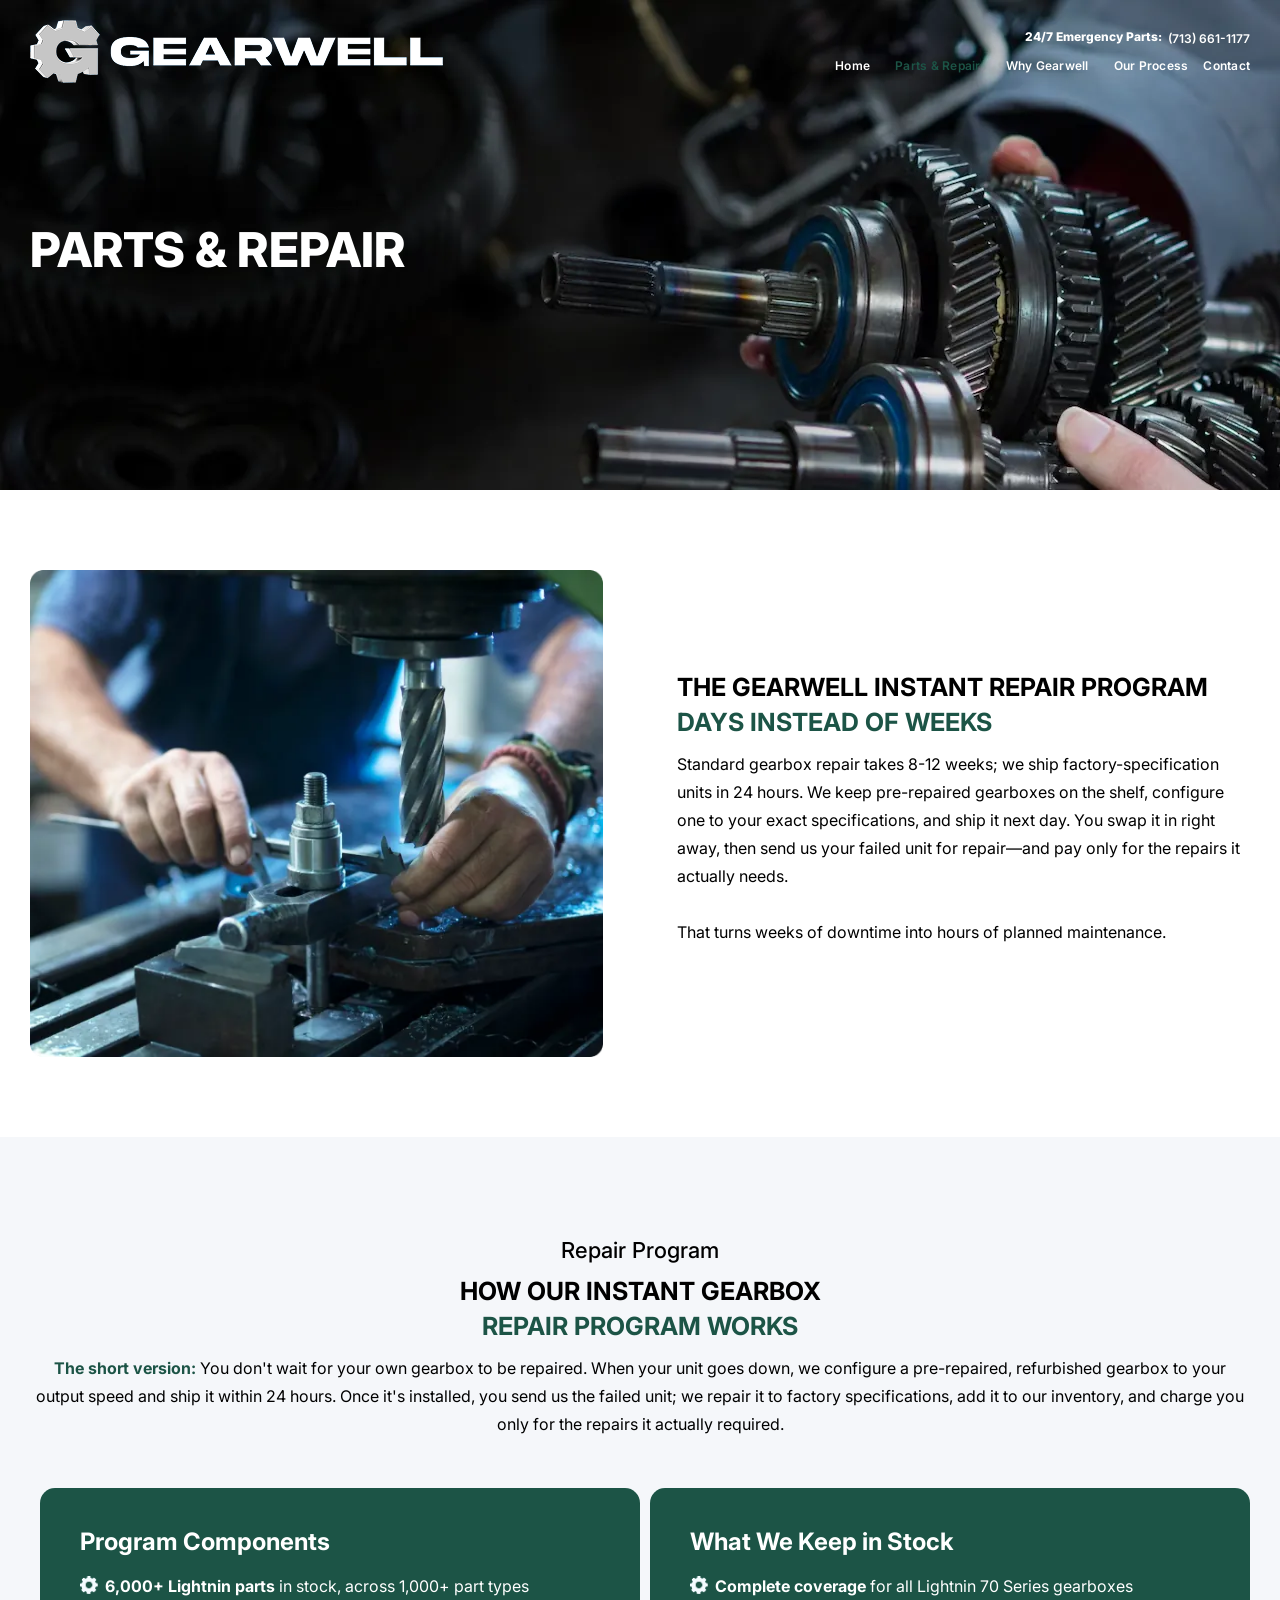
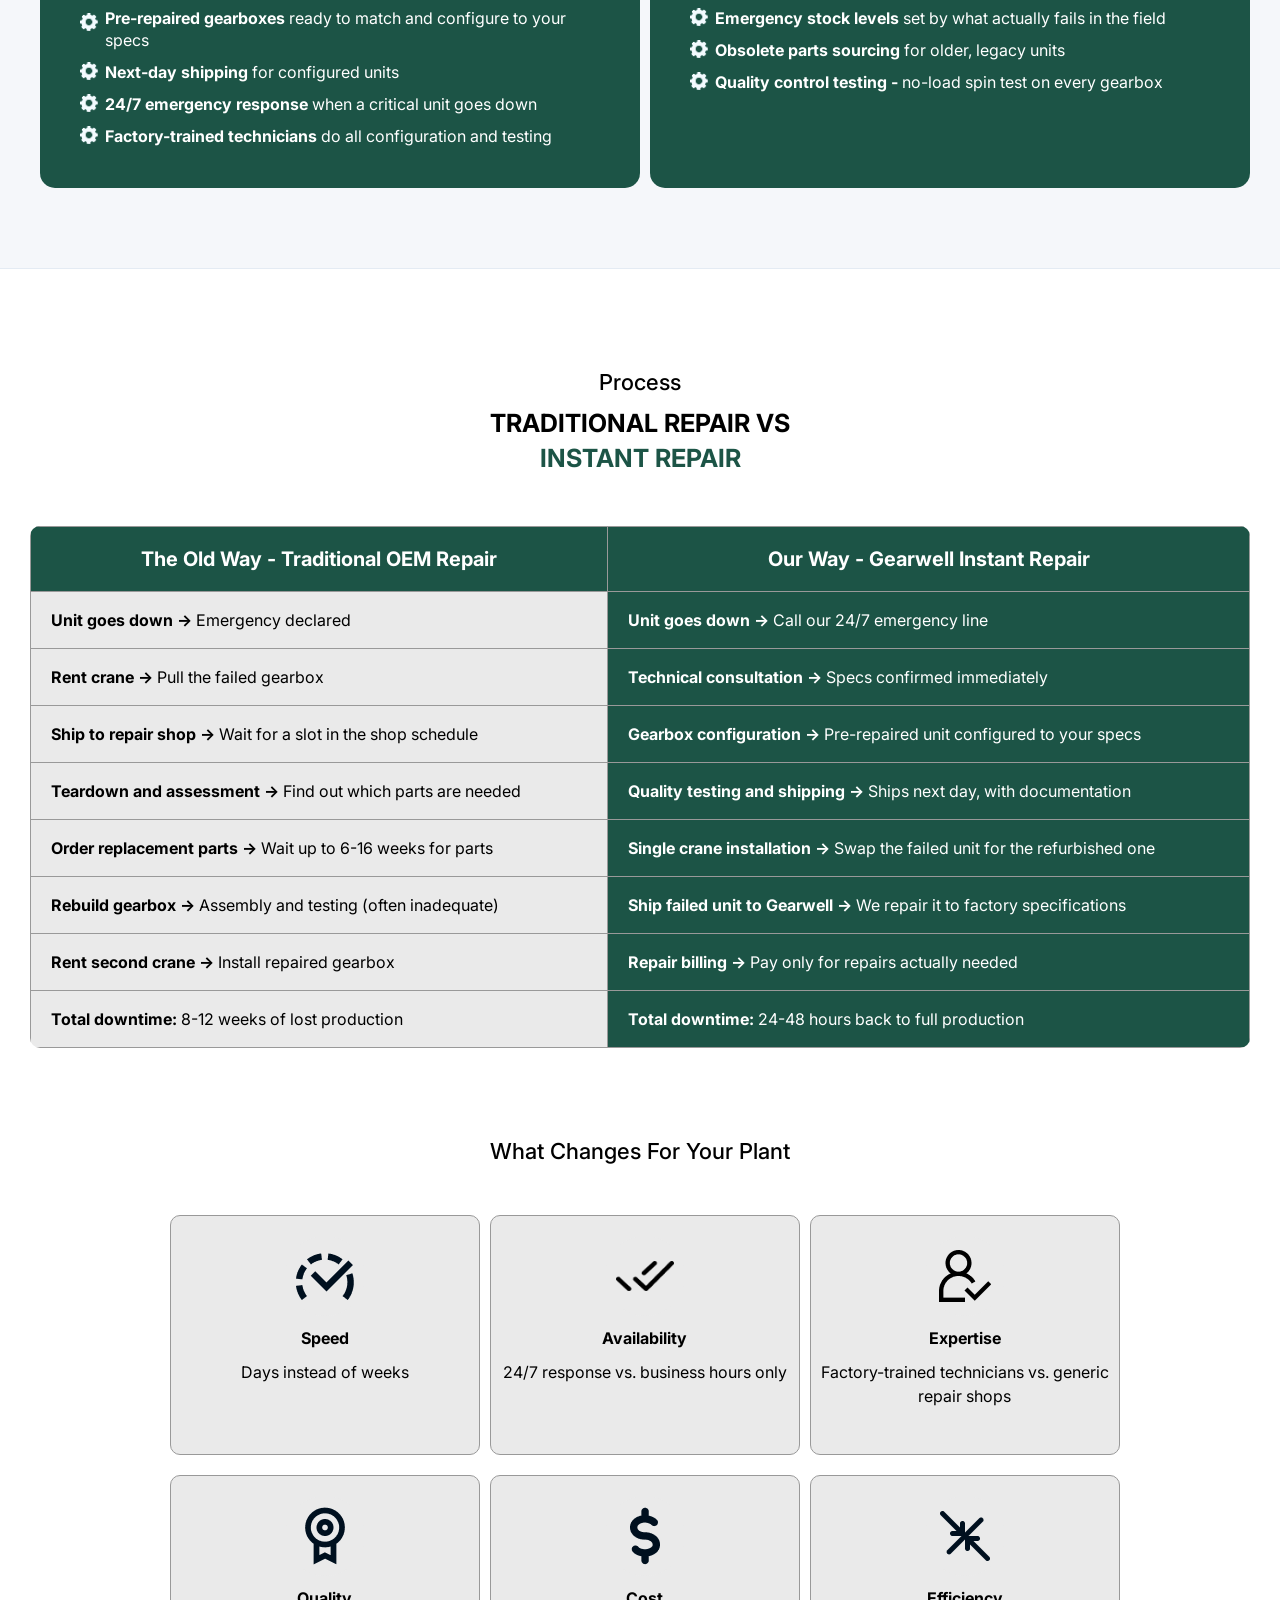
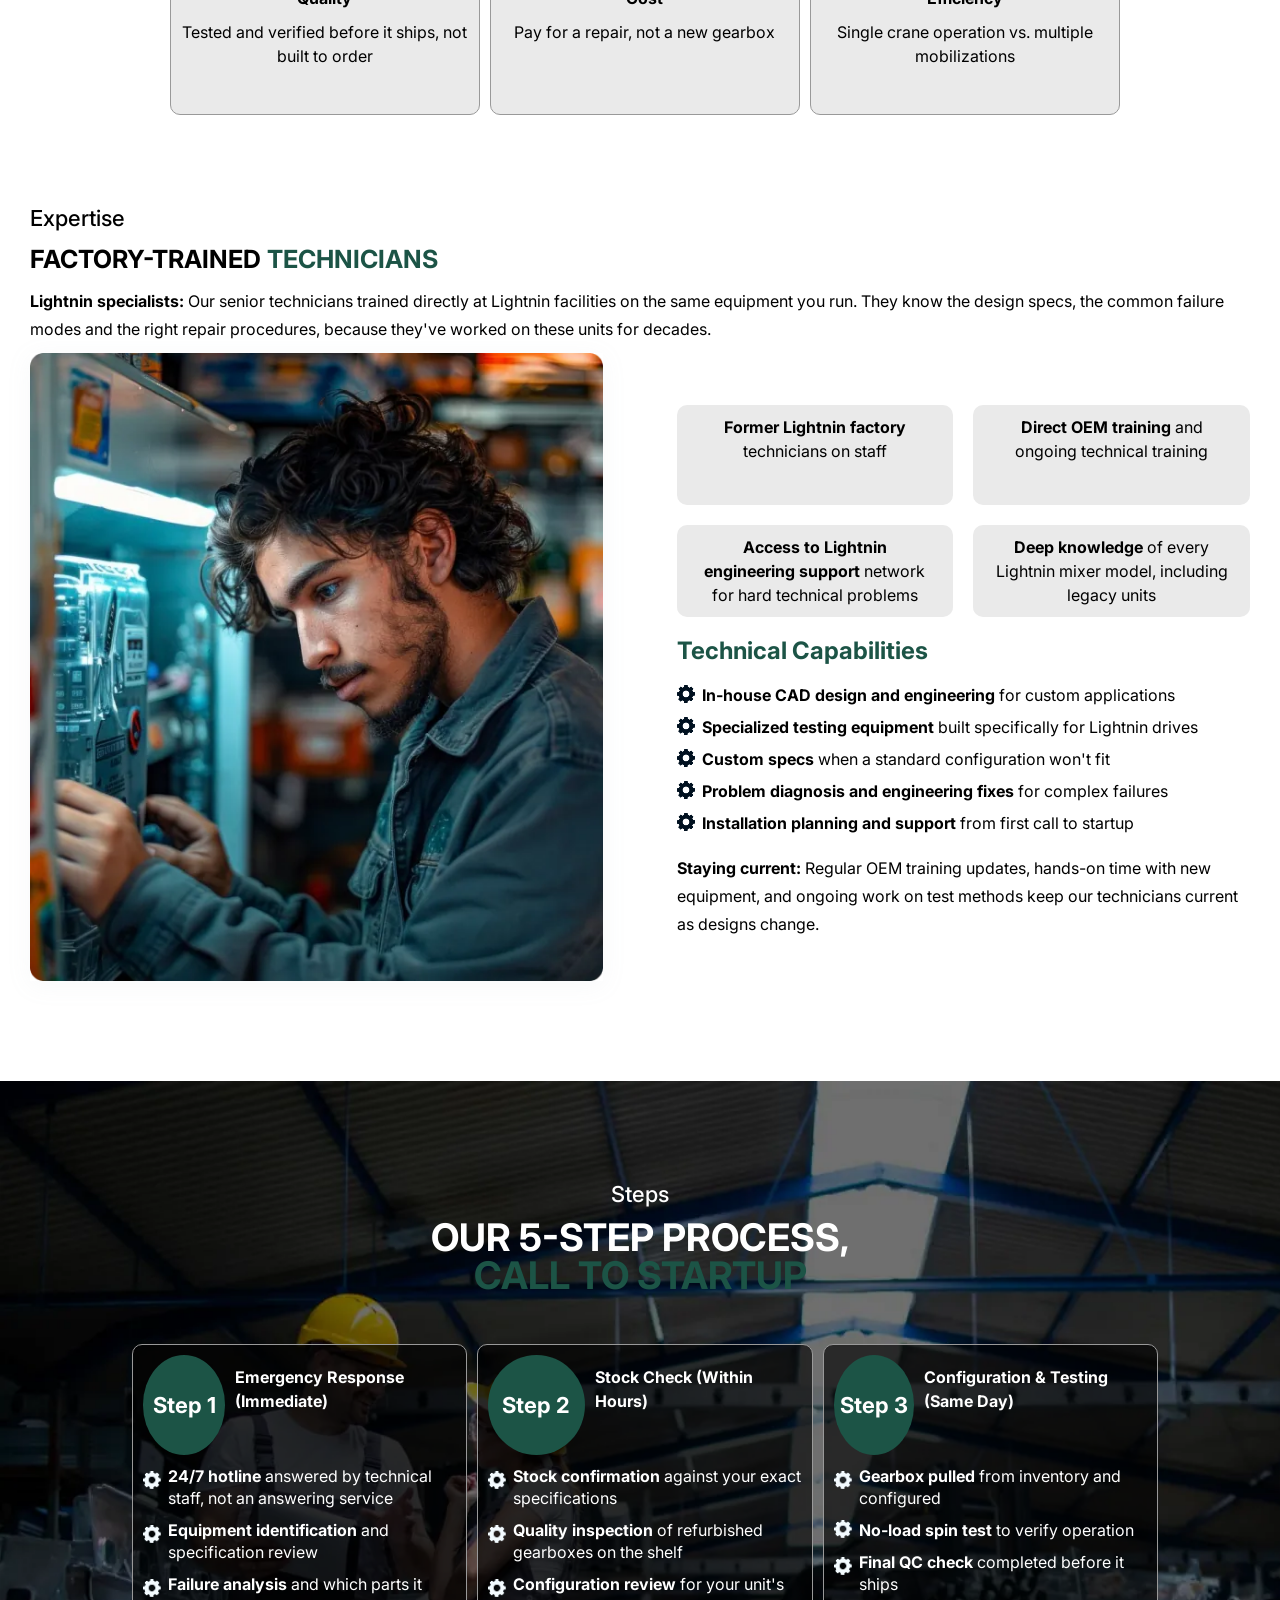
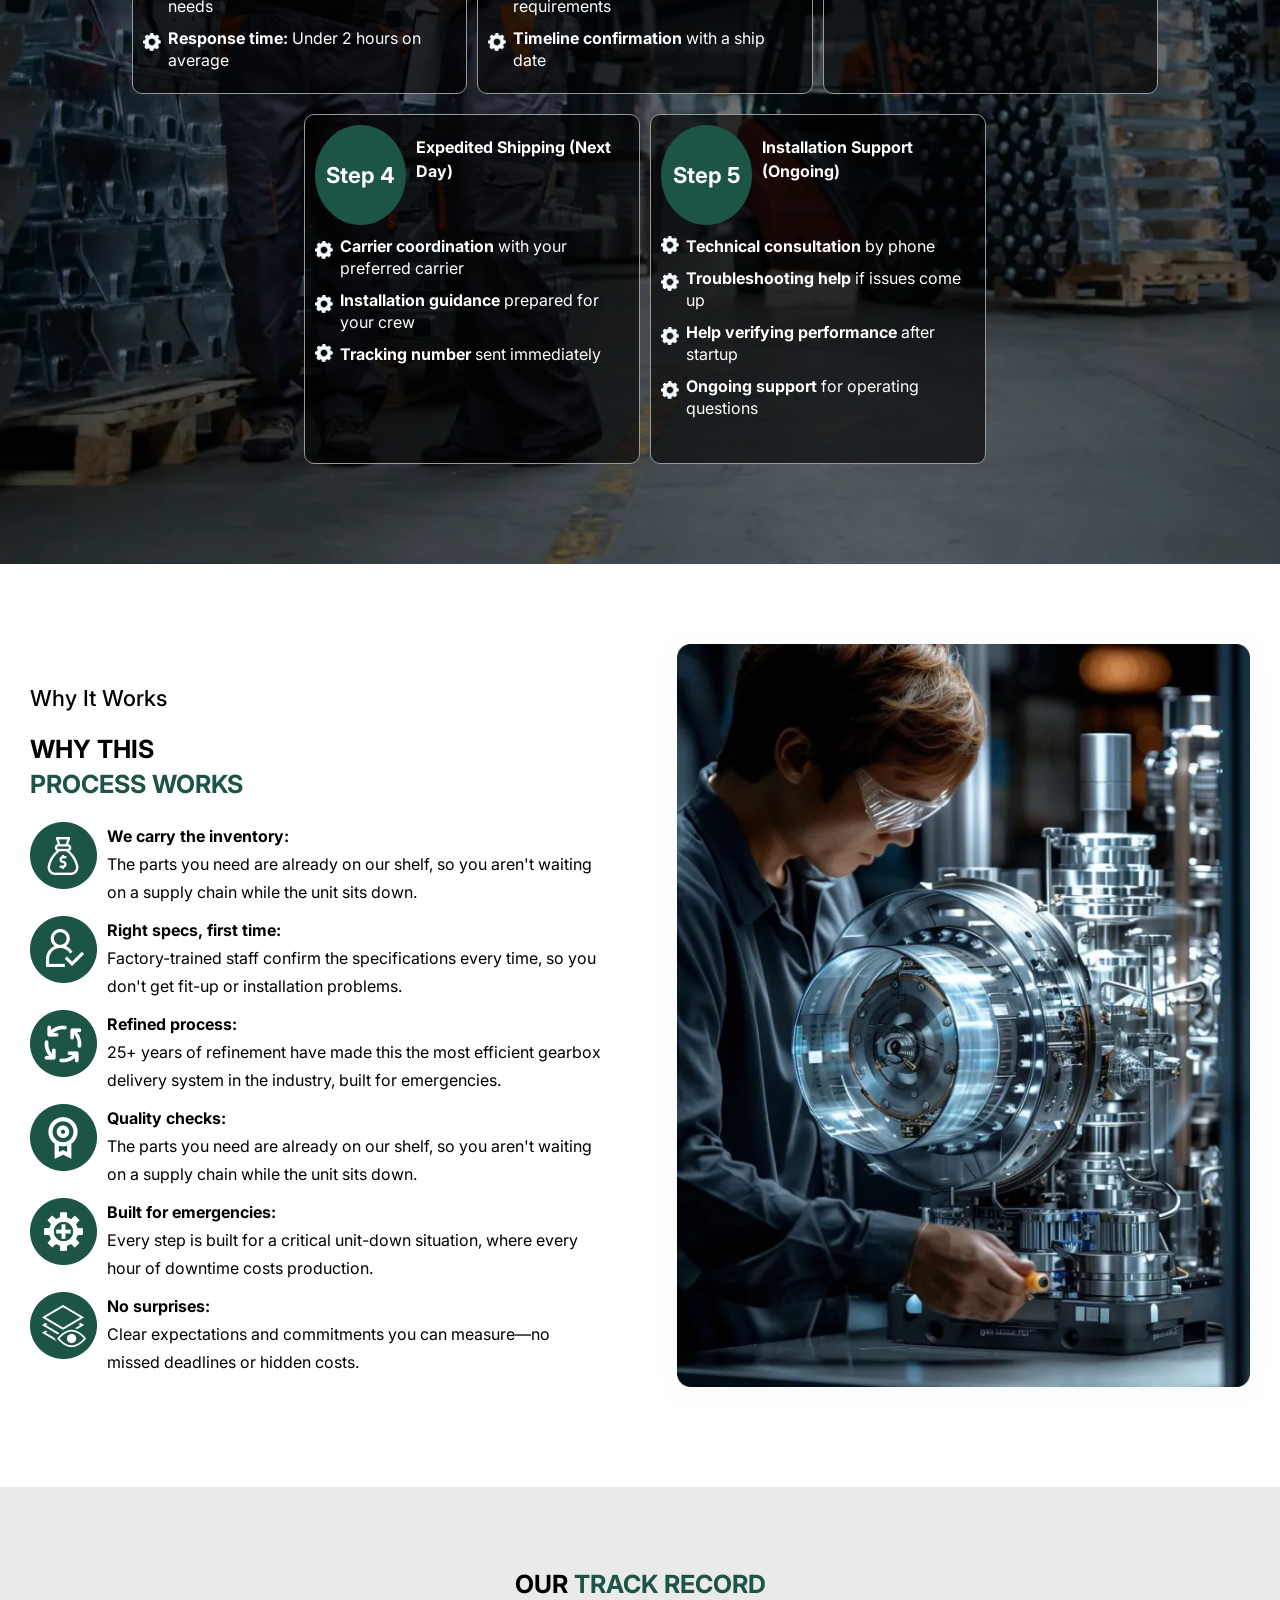
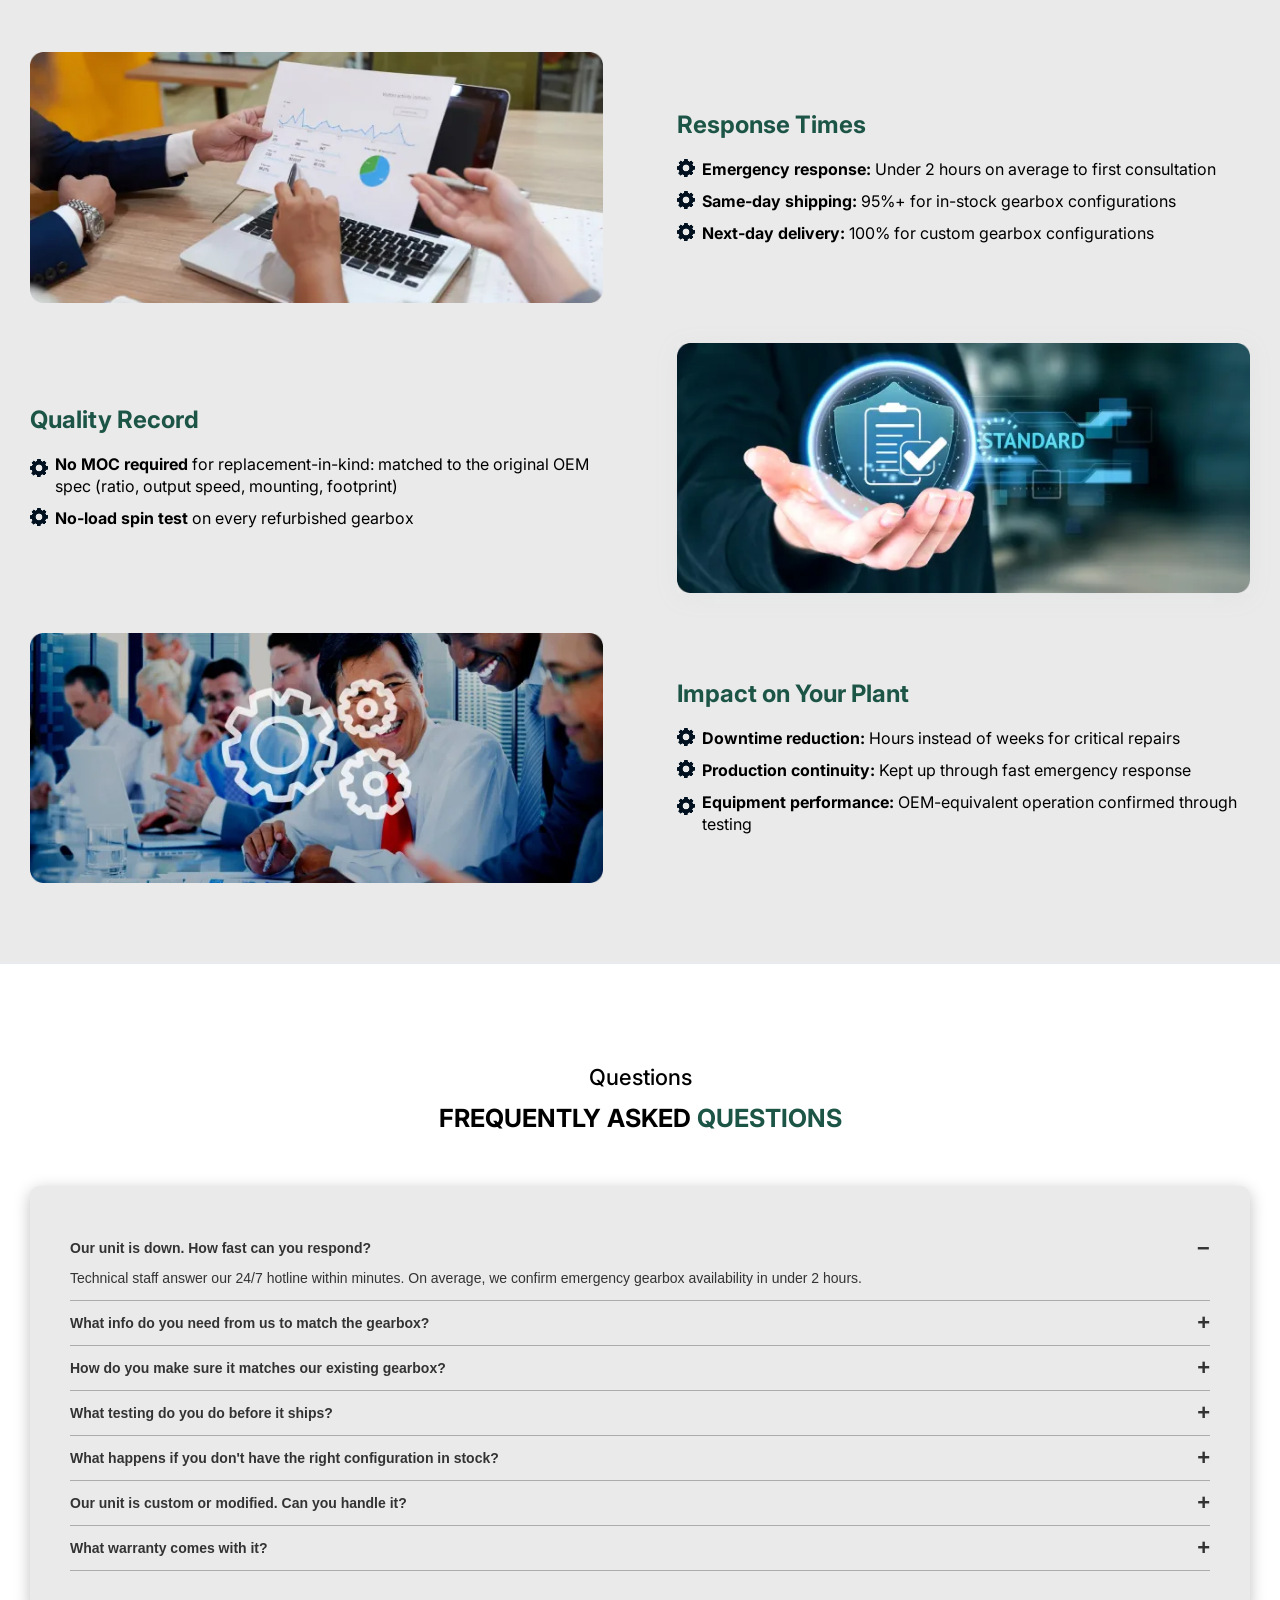
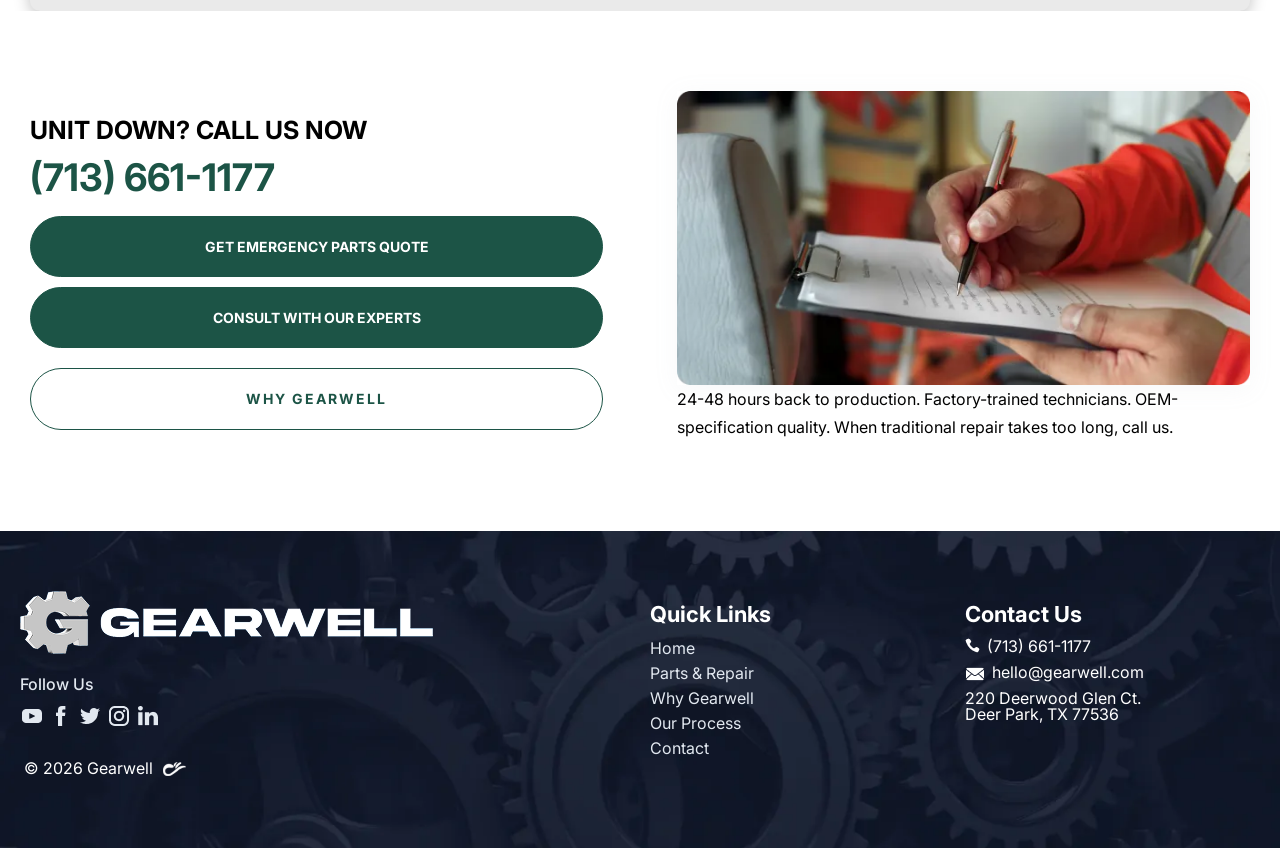
<file: parts-repair/index.html>
<!DOCTYPE html><!-- This site was created in Webflow. https://webflow.com --><!-- Last Published: Fri Apr 17 2026 08:28:25 GMT+0000 (Coordinated Universal Time) --><html lang="en"><head><meta charset="utf-8"/><title>Industrial Mixer Parts | OEM Quality Gearbox Repair | Gearwell</title><meta content="Complete Lightnin mixer parts inventory. Same-day shipping, OEM quality, no MOC required. 6,000+ parts in stock." name="description"/><meta content="Complete Lightnin mixer parts inventory. Same-day shipping, OEM quality, no MOC required. 6,000+ parts in stock." property="og:description"/><meta content="Complete Lightnin mixer parts inventory. Same-day shipping, OEM quality, no MOC required. 6,000+ parts in stock." name="twitter:description"/><meta content="Industrial Mixer Parts | OEM Quality Gearbox Repair | Gearwell" property="og:title"/><meta content="Industrial Mixer Parts | OEM Quality Gearbox Repair | Gearwell" name="twitter:title"/><meta content="width=device-width, initial-scale=1" name="viewport"/><link href="/css/gearwell.css" rel="stylesheet" type="text/css"/><link href="https://fonts.googleapis.com" rel="preconnect"/><link href="https://fonts.gstatic.com" rel="preconnect" crossorigin="anonymous"/><link href="https://fonts.googleapis.com/css2?family=Inter:wght@300;400;500;600;700;800;900&display=swap" rel="stylesheet"/><script type="text/javascript">!function(o,c){var n=c.documentElement,t=" w-mod-";n.className+=t+"js",("ontouchstart"in o||o.DocumentTouch&&c instanceof DocumentTouch)&&(n.className+=t+"touch")}(window,document);</script><link href="/images/698d8f3b1272c0a02df2cf87_favicon-4.png" rel="shortcut icon" type="image/x-icon"/><style>  
  .link-2 {
    color: #fff;
}
  ul.nav-menu a:hover,a.nav-link.w--current
 {
    color: #1c5446;
}
  .div-copyright.mobile {
    display: none;
}
  .nav-dropdown.w-dropdown .text-block a {
    color: #fff;
    text-decoration: none;
}
   @media screen and (max-width: 2560px) {
  /*.container-full {
    width: 1280px;
  }*/
  }
  
  @media screen and (max-width: 1180px) {
  ul, ol {
    margin-top: 0;
    /* margin-bottom: 10px; */
    padding-left: 0;
}
  }
    @media screen and (max-width: 1024px) {
  .nav-link {
   
    padding: 5px 0 5px 15px;
    }
      
      .nav-dropdown-toggle {
   
    padding: 5px 30px 5px 15px;
    font-size: 12px;
  
}
      .nav-link1 {
    
    padding: 5px 0 5px 0px;
      }
  }
  @media screen and (max-width: 768px) {
.nav-link,.nav-link1 {
    color: #000;
}

.w-nav-overlay .text-block {
    color: #000;
}
    .nav-dropdown-icon {
    color: #000;
    }
    
    .nav-dropdown-link {
  
    font-size: 12px;
    font-weight: 700;
}
}
  
   @media screen and (max-width: 736px) {
     
     .div-copyright.desktop {
    display: none;
}

.div-copyright.mobile {
    display: inline-flex;
}
  }
  
    @media screen and (max-width: 568px) {
      .nav-menu {
        
        padding-bottom: 0px;
      
    }
  }
</style><style>
.div-block-14 {
   
    background: linear-gradient(180deg, #1C5446 0%, #226C59 112.05%);
    }
    
    .list li {
    
    background: url('/images/698319d9b749dfa4b54b0b53_Untitled-4-1-1-.png');
   
    background-repeat: no-repeat;
    background-position: left center;
    background-size: 18px 18px;
    padding-left: 25px;
    background-position: top 23% left;
    line-height: 22px;
    margin: 10px 0px 10px 0px;
    }
.list{
padding-left:0px
}
table {
    width: 100%;
  
  border-spacing: 0; /* Removes space between borders */
 
  border-radius: 10px; /* Applies to the outer border of the table element */
  overflow: hidden;
}



table th {
    text-align: center;
    background: #1C5446;
    color: #fff;
    padding: 20px;
    font-size: 20px;
    line-height: 24px;
    font-family: 'Inter';
    border-top: 1px solid #999999;
    border-left: 1px solid #999999;
    border-right: 1px solid #999999;
}

table td {
    text-align: left;
    background: #1C5446;
     color: #fff; 
    padding: 20px;
    font-size: 16px;
    line-height: 16px;
    font-family: 'Inter';
    border: 1px solid #999999;
}

table tr td:first-child {
    
    background: #EAEAEA; 
    color: #000;
}
.list-icon-black li {
    
    background: url(/images/6981a65d8bf5d5975079b327_Untitled-4-1.png);
   
    background-repeat: no-repeat;
    background-position: left center;
    background-size: 18px 18px;
    padding-left: 25px;
     background-position: top 23% left;
    line-height: 22px;
    margin: 10px 0px 10px 0px;
    }
.list-icon-black{
padding-left:0px
}

.div-block-12 .columns-2-copy {
    margin-left: auto;
    margin-right: auto;
}

.div-block-20 {
    box-shadow: 0px 4px 16px 0px #00000040;
}

.cards.w-row {
    margin-left: auto;
    margin-right: auto;
}

.card.height-255.background-grey:hover {
    background:  #1C5446;
}

.card.height-255.background-grey:hover h4.card-title,.card.height-255.background-grey:hover .card-content  {
    color: #fff;
}

.card.height-240.background-grey:hover {
    background:  #1C5446;
}

.card.height-240.background-grey:hover h4.card-title,.card.height-240.background-grey:hover .card-content  {
    color: #fff;
}

    .card-name {
    
        margin: 0!important;
    }
    
    @media screen and (max-width: 1024px) {
.code-table.w-embed {
    width: 95%;
    overflow-x: scroll;
}

section.section-repairprogram .card-green
 {
    height: 360px;
}

.section-benefits .card.height-240.background-grey
 {
    height: 220px;
}
.section-expertise .card-grey {
    height: 120px;
}
.section-expertise .card-grey.height-100
 {
    height: 95px;
}
.section-step .card-name
 {
    margin: 0 auto !important;
    }
    
   .section-step .card.height-350 {
    height: 425px;
}
.section-step .div-flex.gap-small {
    display: block;
}
.code-table.w-embed table
 {
 min-width:900px
}
}

@media screen and (max-width: 768px) {
    section.section-repairprogram .card-green
 {
        height: auto;
    }
    
        .section-benefits .card.height-240.background-grey
 {
        height: 245px;
    }
    
    .section-expertise .card-grey.height-100 {
        height: auto;
    }
    .section-expertise .card-grey {
        height: auto;
    }
    .section-step .card.height-350
 {
        height: auto;
    }

.section-step .card-name {
margin: 0 !important;
    }
    }
    
    @media screen and (max-width: 736px) {
    
        .heading-style-h1 {
        
        text-align: center;
        margin-top: 60px;
    }
    }
    @media screen and (max-width: 568px) {
    .section-benefits .card.height-240.background-grey
 {
        height: auto;
    }
    .section-expertise p.heading-style-h3
 {
    margin-top: 20px;
}
    }
    </style><link rel="canonical" href="https://www.gearwell.com/parts-repair/"/><meta content="https://www.gearwell.com/parts-repair/" property="og:url"/><meta content="website" property="og:type"/><meta content="Gearwell" property="og:site_name"/><meta content="https://www.gearwell.com/images/og-gearwell.jpg" property="og:image"/><meta content="summary_large_image" name="twitter:card"/><meta content="https://www.gearwell.com/images/og-gearwell.jpg" name="twitter:image"/><script type="application/ld+json">{"@context": "https://schema.org", "@graph": [{"@type": "LocalBusiness", "@id": "https://www.gearwell.com/#org", "name": "Gearwell", "url": "https://www.gearwell.com/", "logo": "https://www.gearwell.com/images/6971af7d9f6d87b6bb3548bd_logo-1.png", "image": "https://www.gearwell.com/images/og-gearwell.jpg", "email": "hello@gearwell.com", "telephone": "+1-713-661-1177", "address": {"@type": "PostalAddress", "streetAddress": "220 Deerwood Glen Ct.", "addressLocality": "Deer Park", "addressRegion": "TX", "postalCode": "77536", "addressCountry": "US"}, "description": "Lightnin mixer gearbox parts and repair for chemical processing plants. 6,000+ parts in stock, factory-trained technicians, same-day shipping on stock parts.", "areaServed": "US", "contactPoint": {"@type": "ContactPoint", "telephone": "+1-713-661-1177", "contactType": "emergency parts", "hoursAvailable": "Mo-Su 00:00-23:59", "areaServed": "US"}}, {"@type": "WebPage", "@id": "https://www.gearwell.com/parts-repair/", "url": "https://www.gearwell.com/parts-repair/", "name": "Industrial Mixer Parts | OEM Quality Gearbox Repair | Gearwell", "description": "Complete Lightnin mixer parts inventory. Same-day shipping, OEM quality, no MOC required. 6,000+ parts in stock.", "isPartOf": {"@id": "https://www.gearwell.com/#website"}, "about": {"@id": "https://www.gearwell.com/#org"}}, {"@type": "FAQPage", "mainEntity": [{"@type": "Question", "name": "Our unit is down. How fast can you respond?", "acceptedAnswer": {"@type": "Answer", "text": "Technical staff answer our 24/7 hotline within minutes. On average, we confirm emergency gearbox availability in under 2 hours."}}, {"@type": "Question", "name": "What info do you need from us to match the gearbox?", "acceptedAnswer": {"@type": "Answer", "text": "The nameplate data, the output speed you need, or your existing part numbers. Our technicians can also identify some models from photos and measurements, or from drawings."}}, {"@type": "Question", "name": "How do you make sure it matches our existing gearbox?", "acceptedAnswer": {"@type": "Answer", "text": "We supply refurbished OEM gearboxes and change the gearsets to match your current gearbox's ratio. Every gearbox gets a no-load spin test before it ships."}}, {"@type": "Question", "name": "What testing do you do before it ships?", "acceptedAnswer": {"@type": "Answer", "text": "Every refurbished gearbox gets a no-load spin test, a quality check and ratio confirmation. Full test documentation is available on request."}}, {"@type": "Question", "name": "What happens if you don't have the right configuration in stock?", "acceptedAnswer": {"@type": "Answer", "text": "We'll give you a real timeline for configuring or sourcing it. Our pre-repaired stock covers most common configurations."}}, {"@type": "Question", "name": "Our unit is custom or modified. Can you handle it?", "acceptedAnswer": {"@type": "Answer", "text": "Yes. In-house engineering and CAD let us work with non-standard configurations, and factory-trained technicians can adapt a standard gearbox to match your custom specifications."}}, {"@type": "Question", "name": "What warranty comes with it?", "acceptedAnswer": {"@type": "Answer", "text": "Every refurbished gearbox carries a full workmanship guarantee, with warranty coverage backed by factory-trained technical support."}}]}]}</script></head><body><div class="section-header"><div data-animation="default" data-collapse="medium" data-duration="400" data-easing="ease" data-easing2="ease" role="banner" class="container-navbar w-nav"><div class="container-regular"><div class="navbar-wrapper"><a href="/" class="navbar-brand w-nav-brand"><img src="/images/6971af7d9f6d87b6bb3548bd_logo-1.png" loading="lazy" alt="Gearwell" class="image-13"/></a><div class="div-block-22"><div class="div-block-2"><p class="paragraph-2">24/7 Emergency Parts:  </p><p class="paragraph-3"><a href="tel:(713)661-1177" class="link-2">(713) 661-1177</a></p></div><div class="menu-button w-nav-button"><div class="icon w-icon-nav-menu"></div></div><nav role="navigation" class="nav-menu-wrapper w-nav-menu"><ul role="list" class="nav-menu w-list-unstyled"><li><a href="/" class="nav-link">Home</a></li><li><a href="/parts-repair/" aria-current="page" class="nav-link w--current">Parts &amp; Repair</a></li><li><a href="/why-gearwell/" class="nav-link">Why Gearwell</a></li><li><a href="/our-process/" class="nav-link">Our Process</a></li><li><a href="/contact/" class="nav-link1">Contact</a></li></ul></nav></div></div></div></div></div><section class="section-banner"><div class="w-layout-blockcontainer container-full w-container"><h2 class="heading-style-h1">Parts &amp; Repair</h2></div></section><section class="section-instantrepair"><div class="container-full"><div class="div-flex"><div class="div-split"><img src="/images/698310a667446e3d1c03cbb8_Mask-group---2026-02-04T145443.045.webp" loading="lazy" alt="Machinist working on a milling machine" class="image-left"/></div><div class="div-split"><h1 class="heading-style-h2 heading-weight-bold heading-transform-capitalization heading-font heading-color-black">The Gearwell Instant Repair Program <br/>‍<strong class="text-color-green">Days Instead of Weeks</strong></h1><p class="text-size-small max-width-large text-color-primary">Standard gearbox repair takes 8-12 weeks; we ship factory-specification units in 24 hours. We keep pre-repaired gearboxes on the shelf, configure one to your exact specifications, and ship it next day. You swap it in right away, then send us your failed unit for repair—and pay only for the repairs it actually needs.<br/><br/>That turns weeks of downtime into hours of planned maintenance.</p></div></div></div></section><section class="section-repairprogram"><div class="container-full"><h3 class="heading-style-h4 text-align-center">Repair Program</h3><h2 class="heading-style-h2 heading-weight-bold heading-transform-capitalization heading-font heading-color-black text-align-center">How Our Instant Gearbox <br/>‍<strong class="text-color-green">Repair Program Works</strong></h2><p class="text-size-small max-width-large text-color-primary text-align-center"><strong class="text-color-green">The short version:</strong> You don&#x27;t wait for your own gearbox to be repaired. When your unit goes down, we configure a pre-repaired, refurbished gearbox to your output speed and ship it within 24 hours. Once it&#x27;s installed, you send us the failed unit; we repair it to factory specifications, add it to our inventory, and charge you only for the repairs it actually required.</p><div class="spacer-small"></div><div class="columns-7 w-row"><div class="column-3 w-col w-col-6 w-col-stack"><div class="card-green"><h3 class="heading-style-h3 text-color-white">Program Components</h3><div class="list w-richtext"><ul role="list" class="list-icon text-color-white"><li class="list-item"><strong>6,000+ Lightnin parts </strong>in stock, across 1,000+ part types</li><li class="list-item"><strong>Pre-repaired gearboxes </strong>ready to match and configure to your specs</li><li class="list-item"><strong>Next-day shipping</strong> for configured units</li><li class="list-item"><strong>24/7 emergency response </strong>when a critical unit goes down</li><li class="list-item"><strong>Factory-trained technicians</strong> do all configuration and testing</li></ul></div></div></div><div class="column-3 w-col w-col-6 w-col-stack"><div class="card-green"><h3 class="heading-style-h3 text-color-white">What We Keep in Stock</h3><div class="list w-richtext"><ul role="list" class="list-icon white"><li class="list-item"><strong>Complete coverage </strong>for all Lightnin 70 Series gearboxes</li><li class="list-item"><strong>Emergency stock levels </strong>set by what actually fails in the field</li><li class="list-item"><strong>Obsolete parts sourcing </strong>for older, legacy units</li><li class="list-item"><strong>Quality control testing - </strong>no-load spin test on every gearbox</li></ul></div></div></div></div></div></section><section class="section-process"><div class="w-layout-blockcontainer container-full w-container"><h3 class="heading-style-h4 text-align-center">Process</h3><h2 class="heading-style-h2 heading-weight-bold heading-transform-capitalization heading-font heading-color-black text-align-center">Traditional Repair vs<br/>‍<strong class="text-color-green">Instant Repair</strong></h2><div class="spacer-small"></div><div class="code-table w-embed"><table>
  <tr>
    <th>The Old Way - Traditional OEM Repair</th>
    <th>Our Way - Gearwell Instant Repair</th>
 
  </tr>
  <tr>
    <td><b>Unit goes down →</b> Emergency declared</td>
    <td><b>Unit goes down →</b> Call our 24/7 emergency line</td>
   
  <tr>
    <td><b>Rent crane →</b> Pull the failed gearbox</td>
    <td><b>Technical consultation →</b> Specs confirmed immediately</td>
  </tr>
  <tr>
    <td><b>Ship to repair shop →</b> Wait for a slot in the shop schedule</td>
    <td><b>Gearbox configuration →</b> Pre-repaired unit configured to your specs</td>
     </tr>
   <tr>
    <td><b>Teardown and assessment →</b> Find out which parts are needed</td>
    <td><b>Quality testing and shipping →</b> Ships next day, with documentation</td>
  </tr>
   <tr>
    <td><b>Order replacement parts →</b> Wait up to 6-16 weeks for parts</td>
    <td><b>Single crane installation →</b> Swap the failed unit for the refurbished one</td>
   
  </tr>
  <tr>
    <td><b>Rebuild gearbox →</b> Assembly and testing (often inadequate)</td>
    <td><b>Ship failed unit to Gearwell →</b> We repair it to factory specifications</td>
  </tr>
   <tr>
    <td><b>Rent second crane →</b> Install repaired gearbox</td>
    <td><b>Repair billing →</b> Pay only for repairs actually needed</td>
   
  </tr>
   <tr>
    <td><b>Total downtime:</b> 8-12 weeks of lost production</td>
    <td><b>Total downtime:</b> 24-48 hours back to full production</td>
  </tr>
</table></div></div></section><section class="section-benefits"><div class="w-layout-blockcontainer container-small w-container"><h4 class="heading-style-h4 text-align-center">What Changes for Your Plant</h4><div class="spacer-small"></div><div class="columns-3 w-row"><div class="column-3 w-col w-col-4"><div class="card height-240 background-grey"><div class="card-icon"><img src="/images/6984221577676d4e450abd69_speed-grader-svgrepo-com-1.png" loading="lazy" alt="" class="image-5"/></div><h4 class="card-title">Speed</h4><div class="card-content">Days instead of weeks</div></div></div><div class="column-3 w-col w-col-4"><div class="card height-240 background-grey"><div class="card-icon"><img src="/images/6984228131189a7f31241a09_Vector-12-.png" loading="lazy" alt="" class="image-7"/></div><h4 class="card-title">Availability</h4><div class="card-content">24/7 response vs. business hours only</div></div></div><div class="column-3 w-col w-col-4"><div class="card height-240 background-grey"><div class="card-icon"><img src="/images/698422b8e5f5be0f979a881d_user-expert-svgrepo-com-1.png" loading="lazy" alt="" class="image-9"/></div><h4 class="card-title">Expertise</h4><div class="card-content">Factory-trained technicians vs. generic repair shops</div></div></div></div><div class="w-row"><div class="column-3 w-col w-col-4"><div class="card height-240 background-grey"><div class="card-icon"><img src="/images/69842633c731eebbb3b5f7d5_quality-svgrepo-com-1.png" loading="lazy" alt="" class="image-10"/></div><h4 class="card-title">Quality</h4><div class="card-content">Tested and verified before it ships, not built to order</div></div></div><div class="column-3 w-col w-col-4"><div class="card height-240 background-grey"><div class="card-icon"><img src="/images/698426530b66edca7a52d0ee_cost-svgrepo-com-1.png" loading="lazy" alt="" class="image-11"/></div><h4 class="card-title">Cost</h4><div class="card-content">Pay for a repair, not a new gearbox</div></div></div><div class="column-3 w-col w-col-4"><div class="card height-240 background-grey"><div class="card-icon"><img src="/images/69842668156610a99b698de6_compress-point-svgrepo-com-1.png" loading="lazy" alt="" class="image-12"/></div><h4 class="card-title">Efficiency</h4><div class="card-content">Single crane operation vs. multiple mobilizations</div></div></div></div></div></section><section class="section-expertise"><div class="container-4"><h4 class="heading-style-h4">Expertise</h4><h2 class="heading-style-h2 heading-weight-bold heading-transform-capitalization heading-font heading-color-black">Factory-Trained <strong class="text-color-green">Technicians</strong></h2><p class="text-size-small max-width-large text-color-primary"><strong>Lightnin specialists:</strong> Our senior technicians trained directly at Lightnin facilities on the same equipment you run. They know the design specs, the common failure modes and the right repair procedures, because they&#x27;ve worked on these units for decades.</p><div class="div-flex"><div class="div-split"><img src="/images/698430be396d5365803e3b18_Mask-group---2026-02-05T112446.273.webp" loading="lazy" sizes="100vw" srcset="/images/698430be396d5365803e3b18_Mask-group---2026-02-05T112446.273-p-500.webp 500w, /images/698430be396d5365803e3b18_Mask-group---2026-02-05T112446.273.webp 622w" alt="Technician working on industrial control equipment" class="image-expertise"/></div><div class="div-split"><div class="columns w-row"><div class="column w-col w-col-6"><div class="card-grey height-100"><div class="card-content"><strong>Former Lightnin factory</strong> technicians on staff</div></div></div><div class="column-2 w-col w-col-6"><div class="card-grey height-100"><div class="card-content"><strong>Direct OEM training</strong> and ongoing technical training</div></div></div></div><div class="columns w-row"><div class="column w-col w-col-6"><div class="card-grey"><div class="card-content"><strong>Access to Lightnin engineering support </strong>network for hard technical problems</div></div></div><div class="column-2 w-col w-col-6"><div class="card-grey"><div class="card-content"><strong>Deep knowledge </strong>of every Lightnin mixer model, including legacy units</div></div></div></div><p class="heading-style-h3"><strong>Technical Capabilities</strong></p><div class="list w-richtext"><ul role="list" class="list-icon-black"><li class="list-item"><strong>In-house CAD design and engineering </strong>for custom applications</li><li class="list-item"><strong>Specialized testing equipment </strong>built specifically for Lightnin drives</li><li class="list-item"><strong>Custom specs </strong>when a standard configuration won&#x27;t fit</li><li class="list-item"><strong>Problem diagnosis and engineering fixes </strong>for complex failures</li><li class="list-item"><strong>Installation planning and support </strong>from first call to startup</li></ul></div><p class="text-size-small max-width-large text-color-primary"><strong>Staying current: </strong>Regular OEM training updates, hands-on time with new equipment, and ongoing work on test methods keep our technicians current as designs change.</p></div></div></div></section><section class="section-step"><div class="w-layout-blockcontainer container-full w-container"><h3 class="heading-style-h4 text-align-center text-color-white">Steps</h3><h2 class="heading-style-h2 heading-weight-bold heading-transform-capitalization heading-font text-align-center">Our 5-Step Process, <br/>‍<strong class="text-color-green">Call to Startup</strong></h2><div class="spacer-small"></div><div class="div-large"><div class="cards w-row"><div class="column-3 w-col w-col-4 w-col-stack"><div class="card height-350 padding-medium background-transparent"><div class="div-flex gap-small"><div class="card-name"><div class="card-step">Step 1</div></div><div class="div-block-17"><h4 class="card-title text-color-white text-align-left">Emergency Response (Immediate)</h4></div></div><div class="list w-richtext"><ul role="list" class="list-icon white"><li class="list-item"><strong>24/7 hotline </strong>answered by technical staff, not an answering service</li><li class="list-item-2"><strong>Equipment identification </strong>and specification review</li><li class="list-item-3"><strong>Failure analysis </strong>and which parts it needs</li><li class="list-item-4"><strong>Response time: </strong>Under 2 hours on average</li></ul></div></div></div><div class="column-3 w-col w-col-4 w-col-stack"><div class="card height-350 padding-medium background-transparent"><div class="div-flex gap-small"><div class="card-name"><div class="card-step">Step 2</div></div><div class="div-block-17"><h4 class="card-title text-color-white text-align-left">Stock Check (Within Hours)</h4></div></div><div class="list w-richtext"><ul role="list" class="list-icon white"><li class="list-item"><strong>Stock confirmation </strong>against your exact specifications</li><li class="list-item"><strong>Quality inspection </strong>of refurbished gearboxes on the shelf</li><li class="list-item"><strong>Configuration review </strong>for your unit&#x27;s requirements</li><li class="list-item"><strong>Timeline confirmation </strong>with a ship date</li></ul></div></div></div><div class="column-3 w-col w-col-4 w-col-stack"><div class="card height-350 padding-medium background-transparent"><div class="div-flex gap-small"><div class="card-name"><div class="card-step">Step 3</div></div><div class="div-block-17"><h4 class="card-title text-color-white text-align-left">Configuration &amp; Testing (Same Day)</h4></div></div><div class="list w-richtext"><ul role="list" class="list-icon white"><li class="list-item"><strong>Gearbox pulled </strong>from inventory and configured</li><li class="list-item"><strong>No-load spin test</strong> to verify operation</li><li class="list-item"><strong>Final QC check</strong> completed before it ships</li></ul></div></div></div></div><div class="cards w-row"><div class="column-3 w-col w-col-4 w-col-stack"><div class="card height-350 padding-medium background-transparent"><div class="div-flex gap-small"><div class="card-name"><div class="card-step">Step 4</div></div><div class="div-block-17"><h4 class="card-title text-color-white text-align-left">Expedited Shipping (Next Day)</h4></div></div><div class="list w-richtext"><ul role="list" class="list-icon white"><li class="list-item"><strong>Carrier coordination </strong>with your preferred carrier</li><li class="list-item"><strong>Installation guidance </strong>prepared for your crew</li><li class="list-item"><strong>Tracking number </strong>sent immediately</li></ul></div></div></div><div class="column-3 w-col w-col-4 w-col-stack"><div class="card height-350 padding-medium background-transparent"><div class="div-flex gap-small"><div class="card-name"><div class="card-step">Step 5</div></div><div class="div-block-17"><h4 class="card-title text-color-white text-align-left">Installation Support (Ongoing)</h4></div></div><div class="list w-richtext"><ul role="list" class="list-icon white"><li class="list-item"><strong>Technical consultation </strong>by phone</li><li class="list-item"><strong>Troubleshooting help </strong>if issues come up</li><li class="list-item"><strong>Help verifying performance </strong>after startup</li><li class="list-item"><strong>Ongoing support </strong>for operating questions</li></ul></div></div></div><div class="column-7 w-col w-col-4 w-col-stack"><div class="div-block-10-copy"><div class="div-block-16"><div class="card-name"><div class="card-step">Step 3</div></div><div class="div-block-17"><h4 class="heading-91">Configuration &amp; Testing (Same Day)</h4></div></div><div class="w-richtext"><ul role="list" class="list-icon white"><li class="list-item"><strong>Gearbox pulled </strong>from inventory and configured</li><li class="list-item-2"><strong>No-load spin test</strong> to verify operation</li><li class="list-item-3"><strong>Final QC check</strong> completed before it ships</li></ul></div></div></div></div></div></div></section><section class="section-innovation"><div class="container-full"><div class="div-flex"><div class="div-split gap-small"><h4 class="heading-style-h4">Why It Works</h4><h2 class="heading-style-h2 heading-weight-bold heading-transform-capitalization heading-font heading-color-black">Why This<br/>‍<strong class="text-color-green">Process Works</strong></h2><div class="div-flex gap-small"><img src="/images/698466fcbb0b79c9cb3ae29e_Group-391-3-.png" loading="lazy" alt="" class="image-left"/><div class="div-vertical"><div class="text-size-small max-width-large text-color-primary"><strong>We carry the inventory:</strong> <br/>The parts you need are already on our shelf, so you aren&#x27;t waiting on a supply chain while the unit sits down.</div></div></div><div class="div-flex gap-small"><img src="/images/6984681c8eee693e3675b381_Group-391-4-.png" loading="lazy" alt="" class="image-left"/><div class="div-vertical"><div class="text-size-small max-width-large text-color-primary"><strong>Right specs, first time:</strong><br/>Factory-trained staff confirm the specifications every time, so you don&#x27;t get fit-up or installation problems.</div></div></div><div class="div-flex gap-small"><img src="/images/6984689096c48a2df396807b_Group-391-5-.png" loading="lazy" alt="" class="image-left"/><div class="div-vertical"><div class="text-size-small max-width-large text-color-primary"><strong>Refined process:<br/></strong>25+ years of refinement have made this the most efficient gearbox delivery system in the industry, built for emergencies.</div></div></div><div class="div-flex gap-small"><img src="/images/69846aa838c2bc06d49d3b2c_Group-391-6-.png" loading="lazy" alt="" class="image-left"/><div class="div-vertical"><div class="text-size-small max-width-large text-color-primary"><strong>Quality checks:</strong> <br/>The parts you need are already on our shelf, so you aren&#x27;t waiting on a supply chain while the unit sits down.</div></div></div><div class="div-flex gap-small"><img src="/images/69846b1df6b321a117ce6acf_Group-391-8-.png" loading="lazy" alt="" class="image-left"/><div class="div-vertical"><div class="text-size-small max-width-large text-color-primary"><strong>Built for emergencies:</strong><br/>Every step is built for a critical unit-down situation, where every hour of downtime costs production.</div></div></div><div class="div-flex gap-small"><img src="/images/69846b75ae1cf6eb4216d059_Group-391-10-.png" loading="lazy" alt="" class="image-left"/><div class="div-vertical"><div class="text-size-small max-width-large text-color-primary"><strong>No surprises:<br/></strong>Clear expectations and commitments you can measure—no missed deadlines or hidden costs.</div></div></div></div><div class="div-split"><img src="/images/6984657fbf00a9697ec95fd3_Mask-group---2026-02-05T150942.061.webp" loading="lazy" alt="Technician inspecting a precision gear assembly" class="image-innovation"/></div></div></div></section><section class="section-metrics"><div class="container-5"><h2 class="heading-style-h2 heading-weight-bold heading-transform-capitalization heading-font heading-color-black text-align-center">Our <strong class="text-color-green">Track Record</strong></h2><div class="spacer-small"></div><div class="div-flex"><div class="div-split"><img src="/images/69846c599ab6afd411761b7c_Mask-group---2026-02-05T153903.628.webp" loading="lazy" alt="" class="image-left"/></div><div class="div-split"><h3 class="heading-style-h3">Response Times</h3><div class="list w-richtext"><ul role="list" class="list-icon-black"><li class="list-item"><strong>Emergency response: </strong>Under 2 hours on average to first consultation</li><li class="list-item"><strong>Same-day shipping: </strong>95%+ for in-stock gearbox configurations</li><li class="list-item"><strong>Next-day delivery: </strong>100% for custom gearbox configurations</li></ul></div></div></div><div class="spacer-small"></div><div class="div-flex"><div class="div-split mobile"><img src="/images/69846d5af82f7cc196b67560_Mask-group---2026-02-05T154329.228.webp" loading="lazy" sizes="100vw" srcset="/images/69846d5af82f7cc196b67560_Mask-group---2026-02-05T154329.228-p-500.webp 500w, /images/69846d5af82f7cc196b67560_Mask-group---2026-02-05T154329.228.webp 630w" alt="" class="image-right"/></div><div class="div-split"><h3 class="heading-style-h3">Quality Record</h3><div class="list w-richtext"><ul role="list" class="list-icon-black"><li class="list-item"><strong>No MOC required </strong>for replacement-in-kind: matched to the original OEM spec (ratio, output speed, mounting, footprint)</li><li class="list-item"><strong>No-load spin test </strong>on every refurbished gearbox</li></ul></div></div><div class="div-split desktop"><img src="/images/69846d5af82f7cc196b67560_Mask-group---2026-02-05T154329.228.webp" loading="lazy" alt="" class="image-right"/></div></div><div class="spacer-small"></div><div class="div-flex"><div class="div-split"><img src="/images/69846d8e13059d7ecc691e56_Mask-group---2026-02-05T154410.647.webp" loading="lazy" alt="" class="image-left"/></div><div class="div-split"><h3 class="heading-style-h3">Impact on Your Plant</h3><div class="list w-richtext"><ul role="list" class="list-icon-black"><li class="list-item"><strong>Downtime reduction: </strong>Hours instead of weeks for critical repairs</li><li class="list-item"><strong>Production continuity: </strong>Kept up through fast emergency response</li><li class="list-item"><strong>Equipment performance:</strong> OEM-equivalent operation confirmed through testing</li></ul></div></div></div></div></section><section class="section-faq"><div class="container-full"><h3 class="heading-style-h4 text-align-center">Questions</h3><h2 class="heading-style-h2 heading-weight-bold heading-transform-capitalization heading-font heading-color-black text-align-center">Frequently Asked <strong class="text-color-green">Questions</strong></h2><div class="spacer-small"></div><div class="div-block-20"><div class="w-embed w-script"><div class="accordion-item active">
  <div class="accordion-title">
    <span>Our unit is down. How fast can you respond?</span>
    <span class="toggle-icon">−</span>
  </div>
  <div class="accordion-content">
    Technical staff answer our 24/7 hotline within minutes. On average, we confirm emergency gearbox availability in under 2 hours.
  </div>
</div>

<div class="accordion-item">
  <div class="accordion-title">
    <span>What info do you need from us to match the gearbox?</span>
    <span class="toggle-icon">+</span>
  </div>
  <div class="accordion-content">
    The nameplate data, the output speed you need, or your existing part numbers. Our technicians can also identify some models from photos and measurements, or from drawings.
  </div>
</div>

<div class="accordion-item">
  <div class="accordion-title">
    <span>How do you make sure it matches our existing gearbox?</span>
    <span class="toggle-icon">+</span>
  </div>
  <div class="accordion-content">
    We supply refurbished OEM gearboxes and change the gearsets to match your current gearbox's ratio. Every gearbox gets a no-load spin test before it ships.
  </div>
</div>

<div class="accordion-item">
  <div class="accordion-title">
    <span>What testing do you do before it ships?</span>
    <span class="toggle-icon">+</span>
  </div>
  <div class="accordion-content">
    Every refurbished gearbox gets a no-load spin test, a quality check and ratio confirmation. Full test documentation is available on request.
  </div>
</div>

<div class="accordion-item">
  <div class="accordion-title">
    <span>What happens if you don't have the right configuration in stock?</span>
    <span class="toggle-icon">+</span>
  </div>
  <div class="accordion-content">
    We'll give you a real timeline for configuring or sourcing it. Our pre-repaired stock covers most common configurations.
  </div>
</div>

<div class="accordion-item">
  <div class="accordion-title">
    <span>Our unit is custom or modified. Can you handle it?</span>
    <span class="toggle-icon">+</span>
  </div>
  <div class="accordion-content">
    Yes. In-house engineering and CAD let us work with non-standard configurations, and factory-trained technicians can adapt a standard gearbox to match your custom specifications.
  </div>
</div>

<div class="accordion-item">
  <div class="accordion-title">
    <span>What warranty comes with it?</span>
    <span class="toggle-icon">+</span>
  </div>
  <div class="accordion-content">
    Every refurbished gearbox carries a full workmanship guarantee, with warranty coverage backed by factory-trained technical support.
  </div>
</div>
<style>
.accordion-item {
  border-bottom: 1px solid #ACACAC;
  padding: 12px 0;
}

.accordion-title {
  display: flex;
  justify-content: space-between;
  align-items: center;
  cursor: pointer;
  font-weight: 600;
}

.toggle-icon {
  font-size: 22px;
  transition: transform 0.3s ease;
}

.accordion-content {
  max-height: 0;
  overflow: hidden;
  transition: max-height 0.35s ease;
  padding-top: 0;
}

.accordion-item.active .accordion-content {
  max-height: 500px;
  padding-top: 10px;
}

.accordion-item.active .toggle-icon {
  content: "-";
  transform: rotate(180deg); /* makes + look like × / − */
}
</style>
<script>
document.querySelectorAll('.accordion-title').forEach(title => {
  title.addEventListener('click', () => {
    const currentItem = title.parentElement;

    document.querySelectorAll('.accordion-item').forEach(item => {
      if (item !== currentItem) {
        item.classList.remove('active');
        item.querySelector('.toggle-icon').textContent = '+';
      }
    });

    const icon = title.querySelector('.toggle-icon');
    const isActive = currentItem.classList.contains('active');

    currentItem.classList.toggle('active');
    icon.textContent = isActive ? '+' : '−';
  });
});
</script></div></div></div></section><section class="section-contact"><div class="container-full"><div class="div-flex"><div class="div-split"><h2 class="heading-style-h2 heading-weight-bold heading-transform-capitalization heading-font heading-color-black">Unit Down? <strong>Call Us Now</strong> </h2><p class="heading-style-h2"><strong class="text-color-green">(713) 661-1177</strong></p><a href="/contact/?request=emergency" class="button-link button-width button-padding-small text-align-center w-button">Get Emergency Parts Quote</a><a href="/contact/?request=technical" class="button-link button-width button-padding-small text-align-center w-button"> Consult with Our Experts </a><a href="/why-gearwell/" class="button-large w-button">Why Gearwell</a></div><div class="div-split"><img src="/images/69847b1407325789868fb020_Mask-group---2026-02-05T164203.940.webp" loading="lazy" sizes="100vw" srcset="/images/69847b1407325789868fb020_Mask-group---2026-02-05T164203.940-p-500.webp 500w, /images/69847b1407325789868fb020_Mask-group---2026-02-05T164203.940.webp 630w" alt="Technician completing an inspection checklist" class="image-right"/><p class="text-size-small max-width-large text-color-primary">24-48 hours back to production. Factory-trained technicians. OEM-specification quality. When traditional repair takes too long, call us.</p></div></div></div></section><section class="section-footer"><div data-w-id="54fc4a2b-0a58-c2c3-1911-6f0c0dac542e" class="w-layout-blockcontainer container-full w-container"><div class="w-row"><div class="column-10 w-col w-col-6"><div class="div-small"><img src="/images/6971af7d9f6d87b6bb3548bd_logo-1.png" loading="lazy" alt="Gearwell" class="image-logo"/><h5 class="heading-style-h5">Follow Us</h5><div class="div-social-icons"><img src="/images/6971fd3e679dc4435477c2f4_youtube.png" loading="lazy" alt="YouTube" class="image-icon"/><img src="/images/6971fdde615394d25b2bef2a_facebook.png" loading="lazy" alt="Facebook" class="image-icon"/><img src="/images/6972fc5e0268189c88d45d55_twitter.png" loading="lazy" alt="X (Twitter)" class="image-icon"/><img src="/images/6972fca57a5091212b10971c_instagram.png" loading="lazy" alt="Instagram" class="image-icon"/><img src="/images/6972fcd18c04696397f1b4bf_linkedin.png" loading="lazy" alt="LinkedIn" class="image-icon"/></div><div class="div-copyright desktop"><p class="paragraph-size-small"> © 2026 Gearwell</p><a href="https://sun-softwares.com/" target="_blank" class="link-image w-inline-block"><img src="/images/6972fd6a92c9ea4b2c225c73_sun_logo-1-4-.png" loading="lazy" alt="Sun Softwares" class="image-icon"/></a></div></div></div><div class="column-11 w-col w-col-3"><h4 class="heading-style-h4 text-color-white"><strong>Quick Links</strong></h4><div class="div-block-6"><a href="/" class="link">Home</a><a href="/parts-repair/" aria-current="page" class="link w--current">Parts &amp; Repair</a><a href="/why-gearwell/" class="link">Why Gearwell</a><a href="/our-process/" class="link">Our Process</a><a href="/contact/" class="link">Contact</a></div></div><div class="w-col w-col-3"><h4 class="heading-style-h4 text-color-white"><strong>Contact Us</strong></h4><div class="div-contact-info"><img src="/images/697301d5d04c0bf7f92420db_phone-2-4-.png" loading="lazy" alt="" class="image-icon"/><a href="tel:(713)661-1177" class="link-phone w-inline-block"><p class="paragraph-size-16">(713) 661-1177</p></a></div><div class="div-contact-info"><img src="/images/697302b4b2373d7e7e5b01bc_email-2.png" loading="lazy" alt=""/><a href="mailto:hello@gearwell.com" class="link-email w-inline-block"><p class="paragraph-size-16">hello@gearwell.com</p></a></div><div class="div-contact-info"><a href="https://www.google.com/maps/search/?api=1&amp;query=220+Deerwood+Glen+Ct%2C+Deer+Park%2C+TX+77536" target="_blank" rel="noopener" class="link-email w-inline-block"><p class="paragraph-size-16">220 Deerwood Glen Ct.<br/>Deer Park, TX 77536</p></a></div><div class="div-copyright mobile"><p class="paragraph-size-small"> © 2026 Gearwell</p><a href="https://sun-softwares.com/" target="_blank" class="link-image w-inline-block"><img src="/images/6972fd6a92c9ea4b2c225c73_sun_logo-1-4-.png" loading="lazy" alt="Sun Softwares" class="image-icon"/></a></div></div></div></div></section><script src="/js/site.js" defer></script></body></html>
</file>
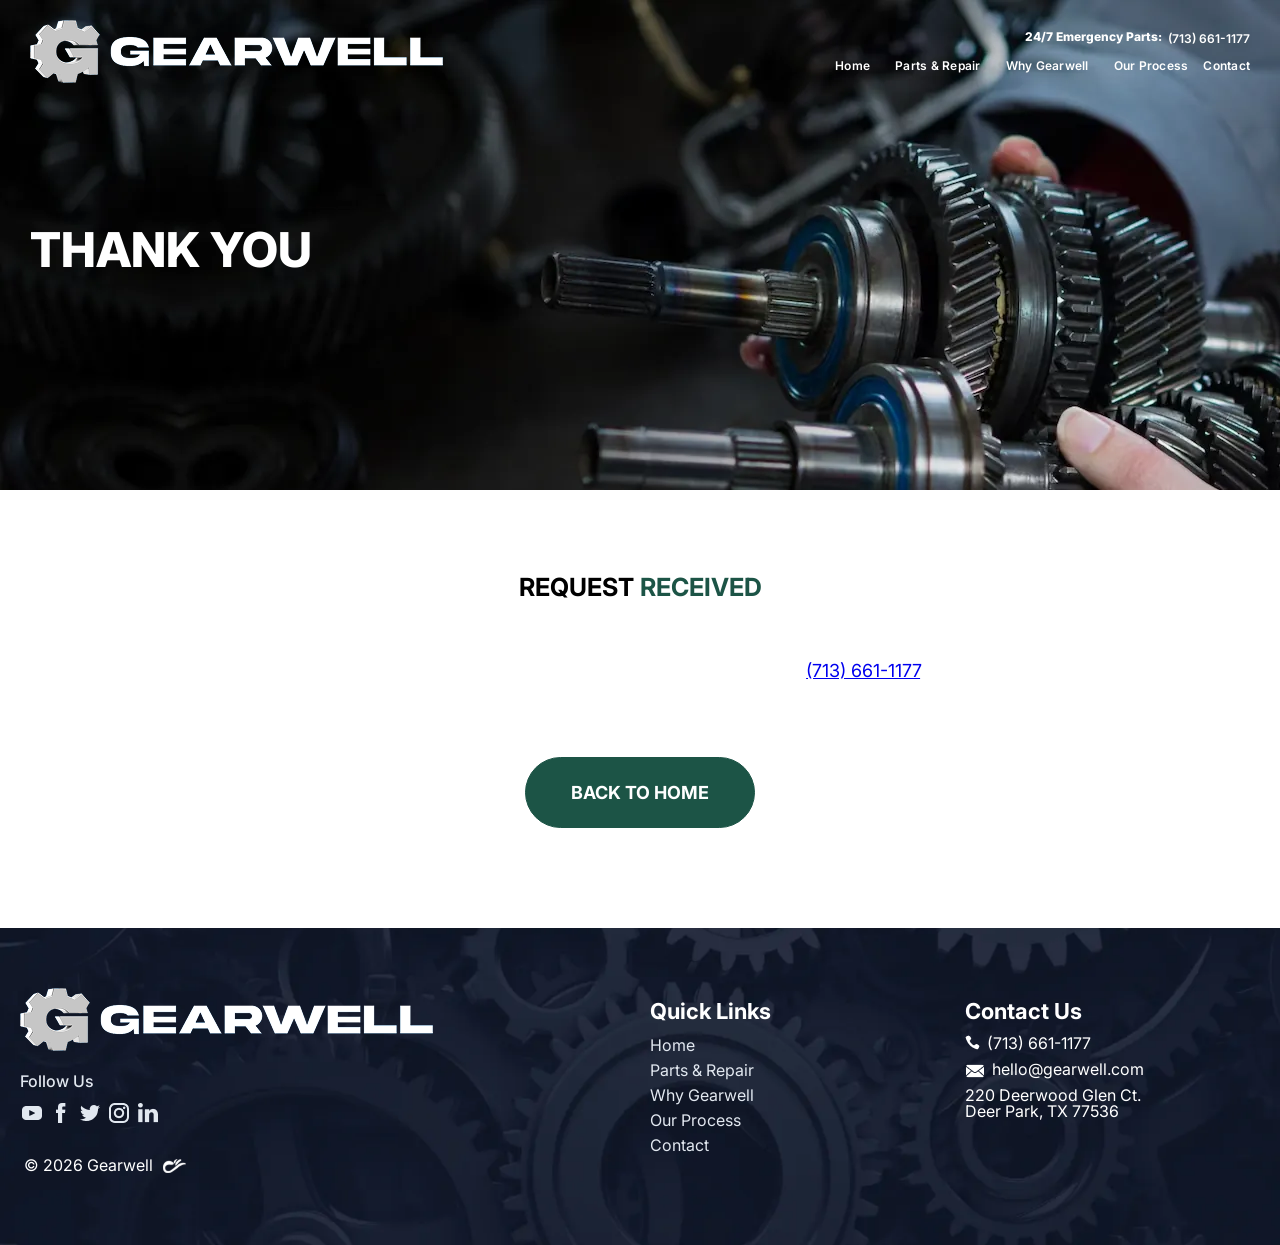
<file: thanks/index.html>
<!DOCTYPE html><html lang="en"><head><meta name="robots" content="noindex"/><meta charset="utf-8"/><title>Request Received | Gearwell</title><meta content="Thanks for your request." name="description"/><meta content="Thanks for your request." property="og:description"/><meta content="Thanks for your request." name="twitter:description"/><meta content="Request Received | Gearwell" property="og:title"/><meta content="Request Received | Gearwell" name="twitter:title"/><meta content="width=device-width, initial-scale=1" name="viewport"/><link href="/css/gearwell.css" rel="stylesheet" type="text/css"/><link href="https://fonts.googleapis.com" rel="preconnect"/><link href="https://fonts.gstatic.com" rel="preconnect" crossorigin="anonymous"/><link href="https://fonts.googleapis.com/css2?family=Inter:wght@300;400;500;600;700;800;900&display=swap" rel="stylesheet"/><script type="text/javascript">!function(o,c){var n=c.documentElement,t=" w-mod-";n.className+=t+"js",("ontouchstart"in o||o.DocumentTouch&&c instanceof DocumentTouch)&&(n.className+=t+"touch")}(window,document);</script><link href="/images/698d8f3b1272c0a02df2cf87_favicon-4.png" rel="shortcut icon" type="image/x-icon"/><style>  
  .link-2 {
    color: #fff;
}
  ul.nav-menu a:hover,a.nav-link.w--current
 {
    color: #1c5446;
}
  .div-copyright.mobile {
    display: none;
}
  .nav-dropdown.w-dropdown .text-block a {
    color: #fff;
    text-decoration: none;
}
   @media screen and (max-width: 2560px) {
  /*.container-full {
    width: 1280px;
  }*/
  }
  
  @media screen and (max-width: 1180px) {
  ul, ol {
    margin-top: 0;
    /* margin-bottom: 10px; */
    padding-left: 0;
}
  }
    @media screen and (max-width: 1024px) {
  .nav-link {
   
    padding: 5px 0 5px 15px;
    }
      
      .nav-dropdown-toggle {
   
    padding: 5px 30px 5px 15px;
    font-size: 12px;
  
}
      .nav-link1 {
    
    padding: 5px 0 5px 0px;
      }
  }
  @media screen and (max-width: 768px) {
.nav-link,.nav-link1 {
    color: #000;
}

.w-nav-overlay .text-block {
    color: #000;
}
    .nav-dropdown-icon {
    color: #000;
    }
    
    .nav-dropdown-link {
  
    font-size: 12px;
    font-weight: 700;
}
}
  
   @media screen and (max-width: 736px) {
     
     .div-copyright.desktop {
    display: none;
}

.div-copyright.mobile {
    display: inline-flex;
}
  }
  
    @media screen and (max-width: 568px) {
      .nav-menu {
        
        padding-bottom: 0px;
      
    }
  }
</style><meta content="website" property="og:type"/><meta content="Gearwell" property="og:site_name"/><meta content="https://www.gearwell.com/images/og-gearwell.jpg" property="og:image"/><meta content="summary_large_image" name="twitter:card"/><meta content="https://www.gearwell.com/images/og-gearwell.jpg" name="twitter:image"/><style>
.section-contact{padding:80px 0 100px}
.contact-grid{display:grid;grid-template-columns:1fr 1.4fr;gap:48px;align-items:start}
.contact-card{background:#eaeaea;border-radius:20px;padding:32px}
.contact-card h3{margin:0 0 8px;font-size:20px;line-height:26px}
.contact-card p{margin:0 0 16px}
.contact-card a{color:#1c5446;font-weight:600;text-decoration:none}
.contact-phone{font-size:32px;line-height:38px;font-weight:800;color:#1c5446;text-decoration:none;display:inline-block;margin-bottom:16px}
.contact-list{margin:0 0 16px;padding-left:18px}
.contact-list li{margin:4px 0}
.quote-form{display:grid;grid-template-columns:1fr 1fr;gap:16px 20px}
.quote-form .full{grid-column:1/-1}
.quote-form label{display:block;font-weight:600;font-size:14px;margin-bottom:6px;color:#161616}
.quote-form .hint{font-weight:400;color:#555}
.quote-form input,.quote-form select,.quote-form textarea{width:100%;box-sizing:border-box;border:1px solid #acacac;border-radius:10px;padding:12px 14px;font:inherit;font-size:16px;background:#fff;color:#161616}
.quote-form textarea{min-height:110px;resize:vertical}
.quote-form input:focus,.quote-form select:focus,.quote-form textarea:focus{outline:2px solid #1c5446;outline-offset:1px;border-color:#1c5446}
.quote-form button{border:0;cursor:pointer;justify-self:start}
.form-urgent{background:#1c5446;color:#fff;border-radius:14px;padding:16px 20px;margin-bottom:24px}
.form-urgent a{color:#fff;font-weight:800}
.form-note{font-size:13px;color:#555;margin:0}
.visually-hidden{position:absolute!important;left:-10000px;width:1px;height:1px;overflow:hidden}
@media screen and (max-width:767px){.contact-grid,.quote-form{grid-template-columns:1fr}.quote-form .full{grid-column:auto}.section-contact{padding:48px 0 64px}}
</style></head><body><div class="section-header"><div data-animation="default" data-collapse="medium" data-duration="400" data-easing="ease" data-easing2="ease" role="banner" class="container-navbar w-nav"><div class="container-regular"><div class="navbar-wrapper"><a href="/" class="navbar-brand w-nav-brand"><img src="/images/6971af7d9f6d87b6bb3548bd_logo-1.png" loading="lazy" alt="Gearwell" class="image-13"/></a><div class="div-block-22"><div class="div-block-2"><p class="paragraph-2">24/7 Emergency Parts:  </p><p class="paragraph-3"><a href="tel:(713)661-1177" class="link-2">(713) 661-1177</a></p></div><div class="menu-button w-nav-button"><div class="icon w-icon-nav-menu"></div></div><nav role="navigation" class="nav-menu-wrapper w-nav-menu"><ul role="list" class="nav-menu w-list-unstyled"><li><a href="/" class="nav-link">Home</a></li><li><a href="/parts-repair/" class="nav-link">Parts &amp; Repair</a></li><li><a href="/why-gearwell/" class="nav-link">Why Gearwell</a></li><li><a href="/our-process/" class="nav-link">Our Process</a></li><li><a href="/contact/" class="nav-link1">Contact</a></li></ul></nav></div></div></div></div></div><section class="section-banner"><div class="w-layout-blockcontainer container-full w-container"><h1 class="heading-style-h1">Thank You</h1></div></section>
<section class="section-contact"><div class="w-layout-blockcontainer container-full w-container" style="text-align:center">
<h2 class="heading-style-h2 heading-weight-bold heading-transform-capitalization heading-font heading-color-black text-align-center">Request <strong class="text-color-green">Received</strong></h2>
<div class="spacer-small"></div>
<p class="text-size-regular">We've got your request and will get back to you. If production is down, don't wait: call <a href="tel:+17136611177">(713) 661-1177</a>.</p>
<div class="spacer-small"></div><a href="/" class="button-link w-button">Back to Home</a>
</div></section>
<section class="section-footer"><div data-w-id="54fc4a2b-0a58-c2c3-1911-6f0c0dac542e" class="w-layout-blockcontainer container-full w-container"><div class="w-row"><div class="column-10 w-col w-col-6"><div class="div-small"><img src="/images/6971af7d9f6d87b6bb3548bd_logo-1.png" loading="lazy" alt="Gearwell" class="image-logo"/><h5 class="heading-style-h5">Follow Us</h5><div class="div-social-icons"><img src="/images/6971fd3e679dc4435477c2f4_youtube.png" loading="lazy" alt="YouTube" class="image-icon"/><img src="/images/6971fdde615394d25b2bef2a_facebook.png" loading="lazy" alt="Facebook" class="image-icon"/><img src="/images/6972fc5e0268189c88d45d55_twitter.png" loading="lazy" alt="X (Twitter)" class="image-icon"/><img src="/images/6972fca57a5091212b10971c_instagram.png" loading="lazy" alt="Instagram" class="image-icon"/><img src="/images/6972fcd18c04696397f1b4bf_linkedin.png" loading="lazy" alt="LinkedIn" class="image-icon"/></div><div class="div-copyright desktop"><p class="paragraph-size-small"> © 2026 Gearwell</p><a href="https://sun-softwares.com/" target="_blank" class="link-image w-inline-block"><img src="/images/6972fd6a92c9ea4b2c225c73_sun_logo-1-4-.png" loading="lazy" alt="Sun Softwares" class="image-icon"/></a></div></div></div><div class="column-11 w-col w-col-3"><h4 class="heading-style-h4 text-color-white"><strong>Quick Links</strong></h4><div class="div-block-6"><a href="/" class="link">Home</a><a href="/parts-repair/" class="link">Parts &amp; Repair</a><a href="/why-gearwell/" class="link">Why Gearwell</a><a href="/our-process/" class="link">Our Process</a><a href="/contact/" class="link">Contact</a></div></div><div class="w-col w-col-3"><h4 class="heading-style-h4 text-color-white"><strong>Contact Us</strong></h4><div class="div-contact-info"><img src="/images/697301d5d04c0bf7f92420db_phone-2-4-.png" loading="lazy" alt="" class="image-icon"/><a href="tel:(713)661-1177" class="link-phone w-inline-block"><p class="paragraph-size-16">(713) 661-1177</p></a></div><div class="div-contact-info"><img src="/images/697302b4b2373d7e7e5b01bc_email-2.png" loading="lazy" alt=""/><a href="mailto:hello@gearwell.com" class="link-email w-inline-block"><p class="paragraph-size-16">hello@gearwell.com</p></a></div><div class="div-contact-info"><a href="https://www.google.com/maps/search/?api=1&amp;query=220+Deerwood+Glen+Ct%2C+Deer+Park%2C+TX+77536" target="_blank" rel="noopener" class="link-email w-inline-block"><p class="paragraph-size-16">220 Deerwood Glen Ct.<br/>Deer Park, TX 77536</p></a></div><div class="div-copyright mobile"><p class="paragraph-size-small"> © 2026 Gearwell</p><a href="https://sun-softwares.com/" target="_blank" class="link-image w-inline-block"><img src="/images/6972fd6a92c9ea4b2c225c73_sun_logo-1-4-.png" loading="lazy" alt="Sun Softwares" class="image-icon"/></a></div></div></div></div></section><script src="/js/site.js" defer></script></body></html>
</file>
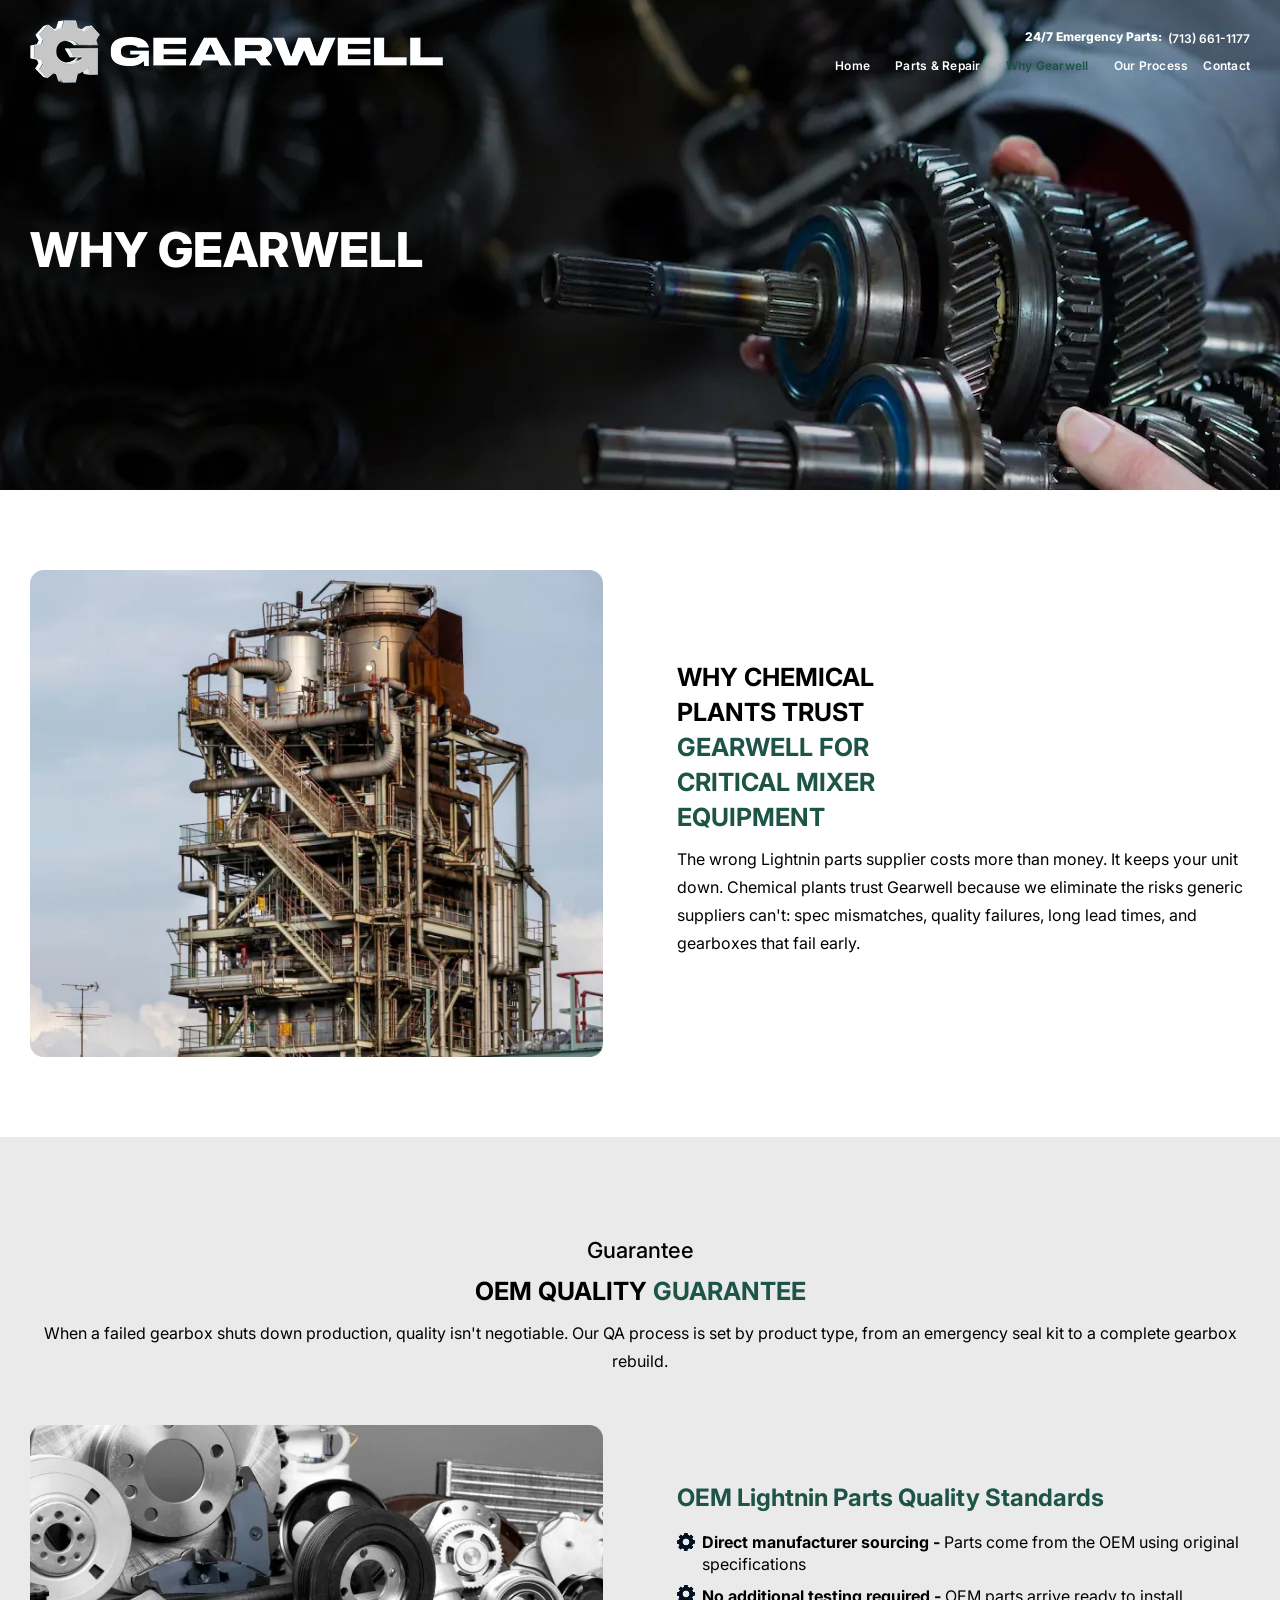
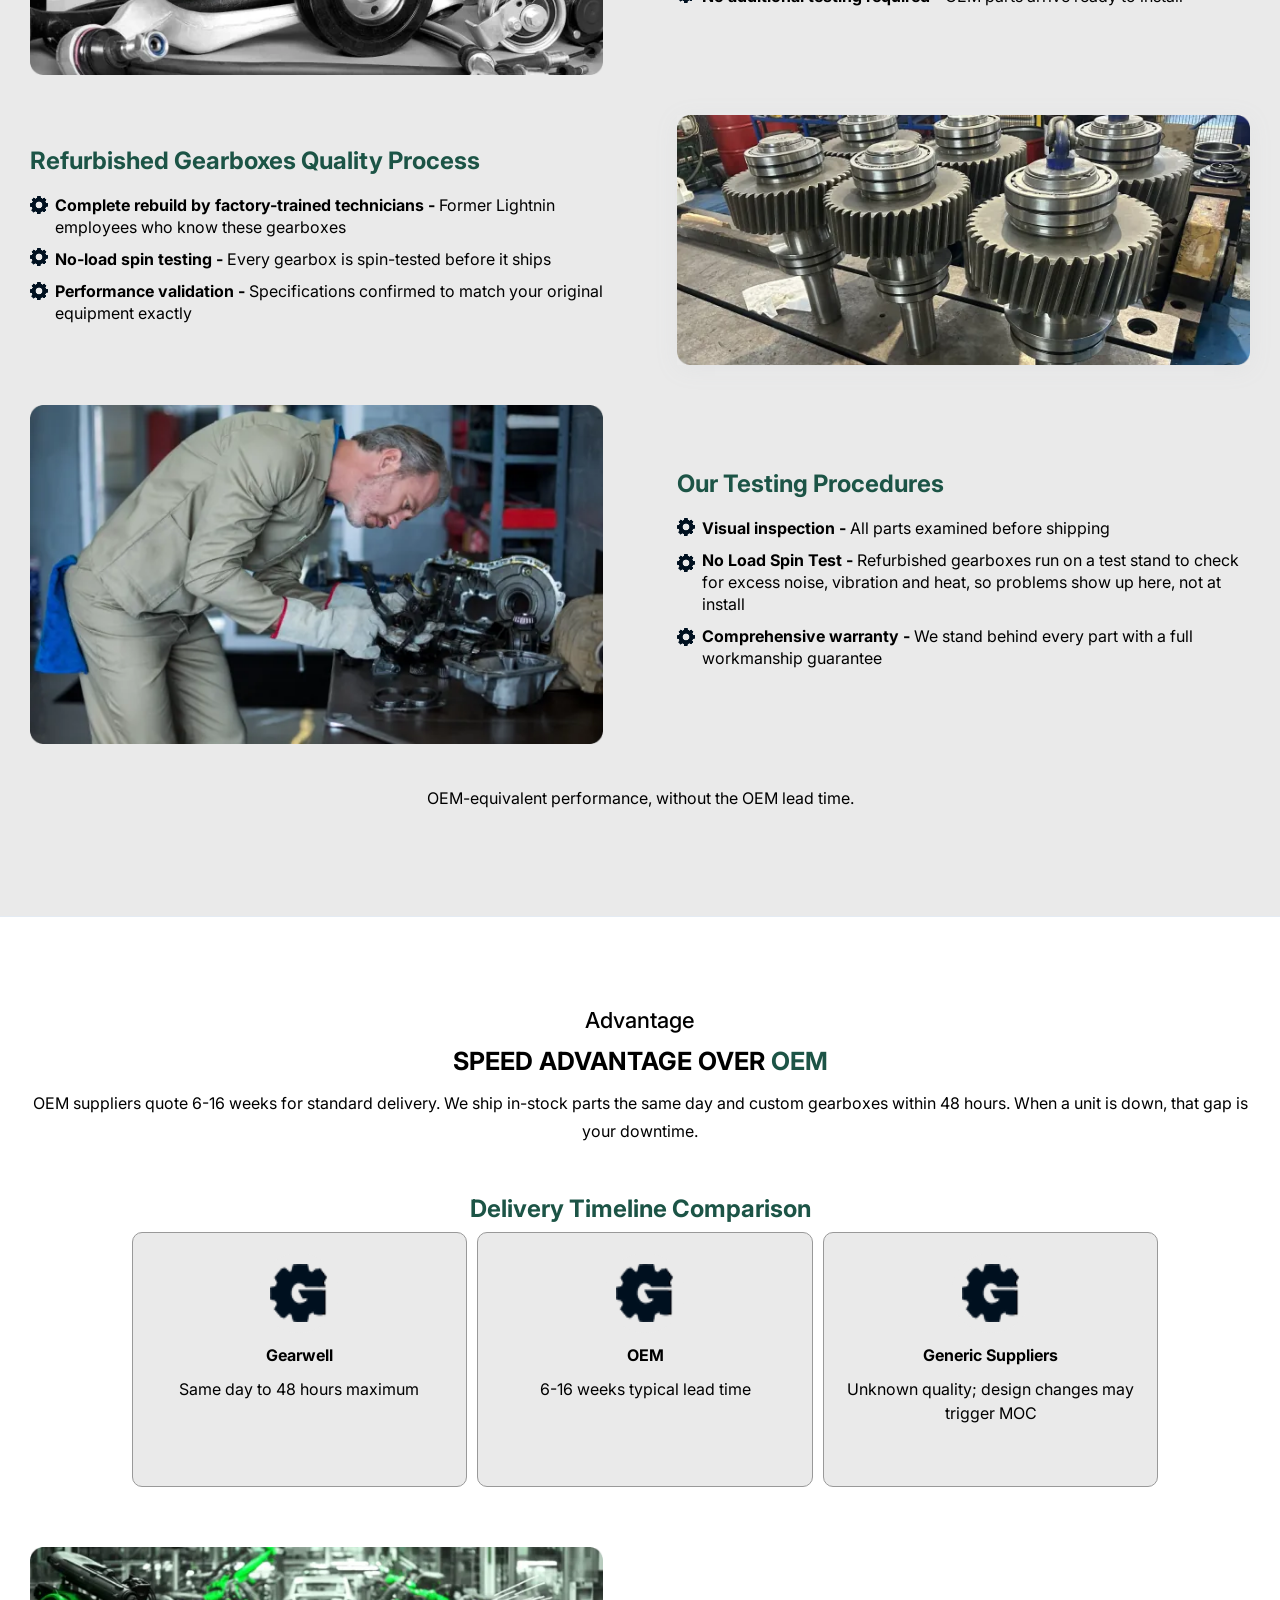
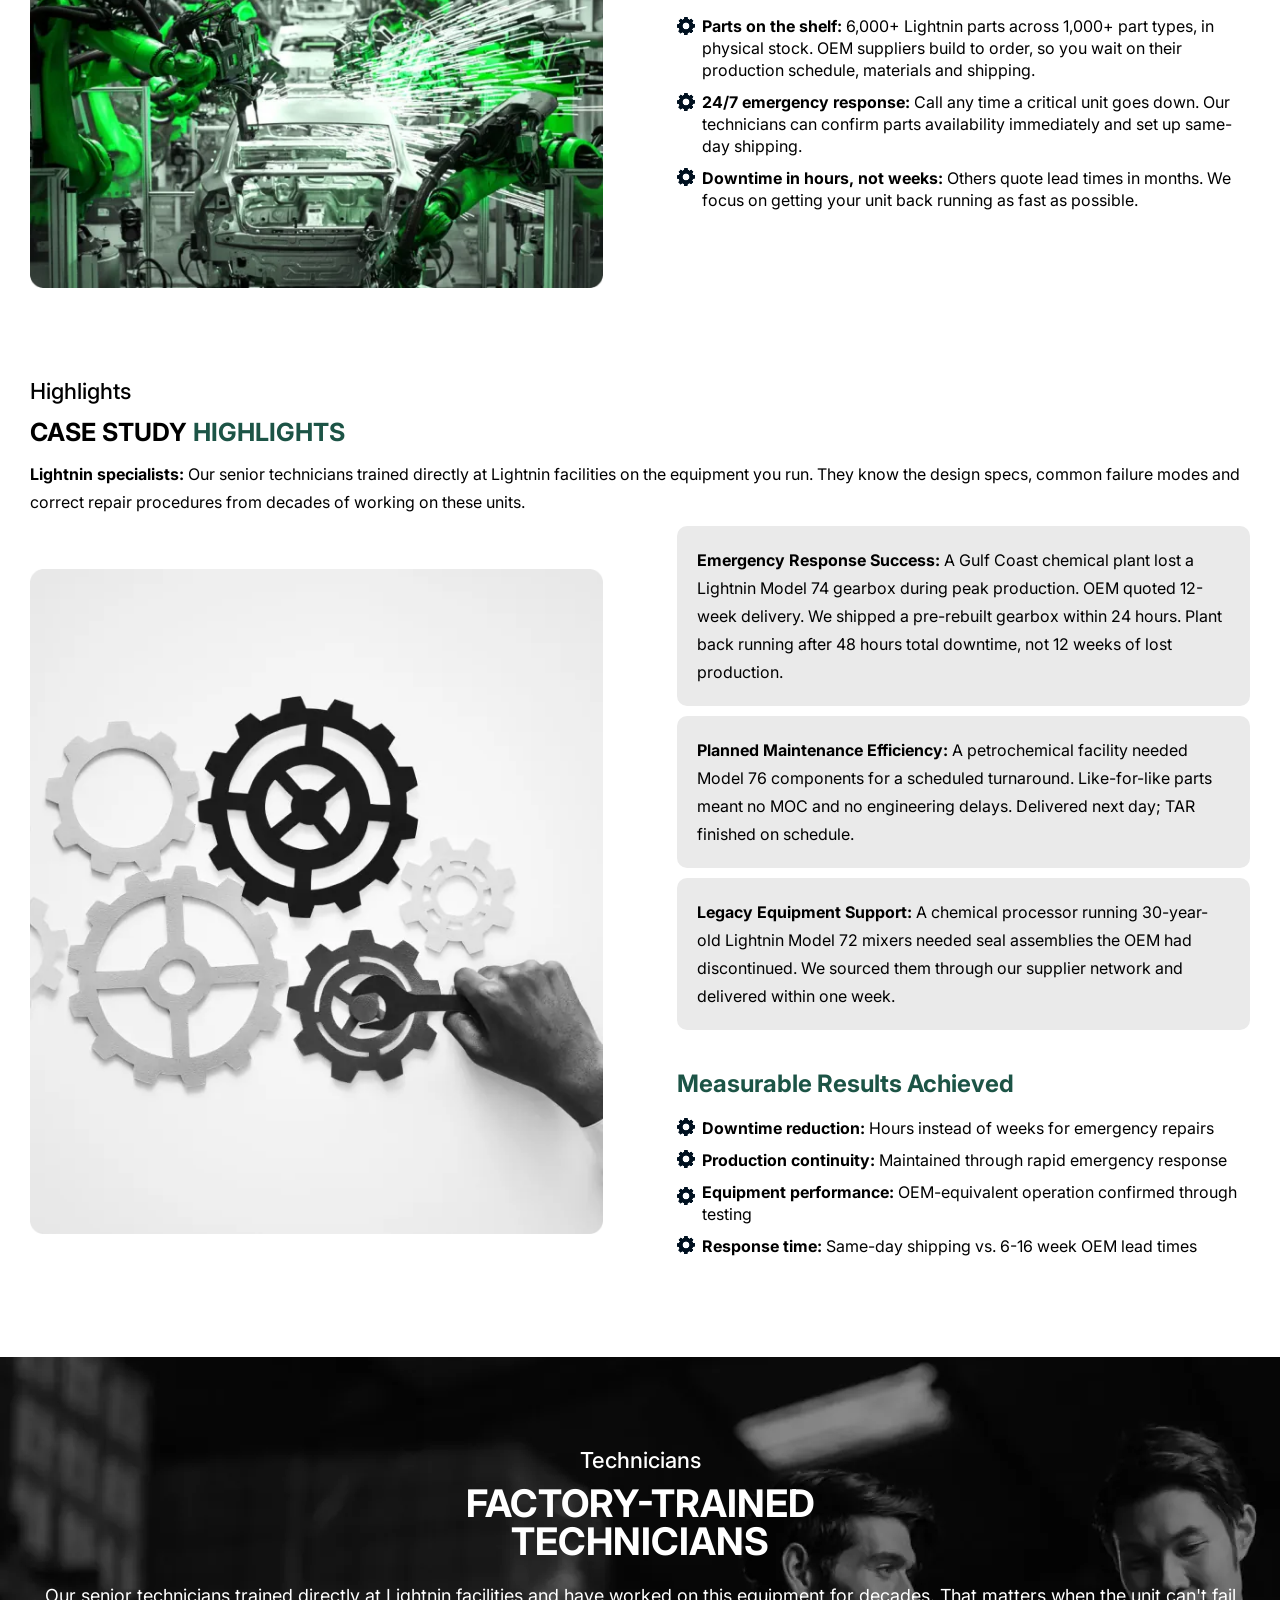
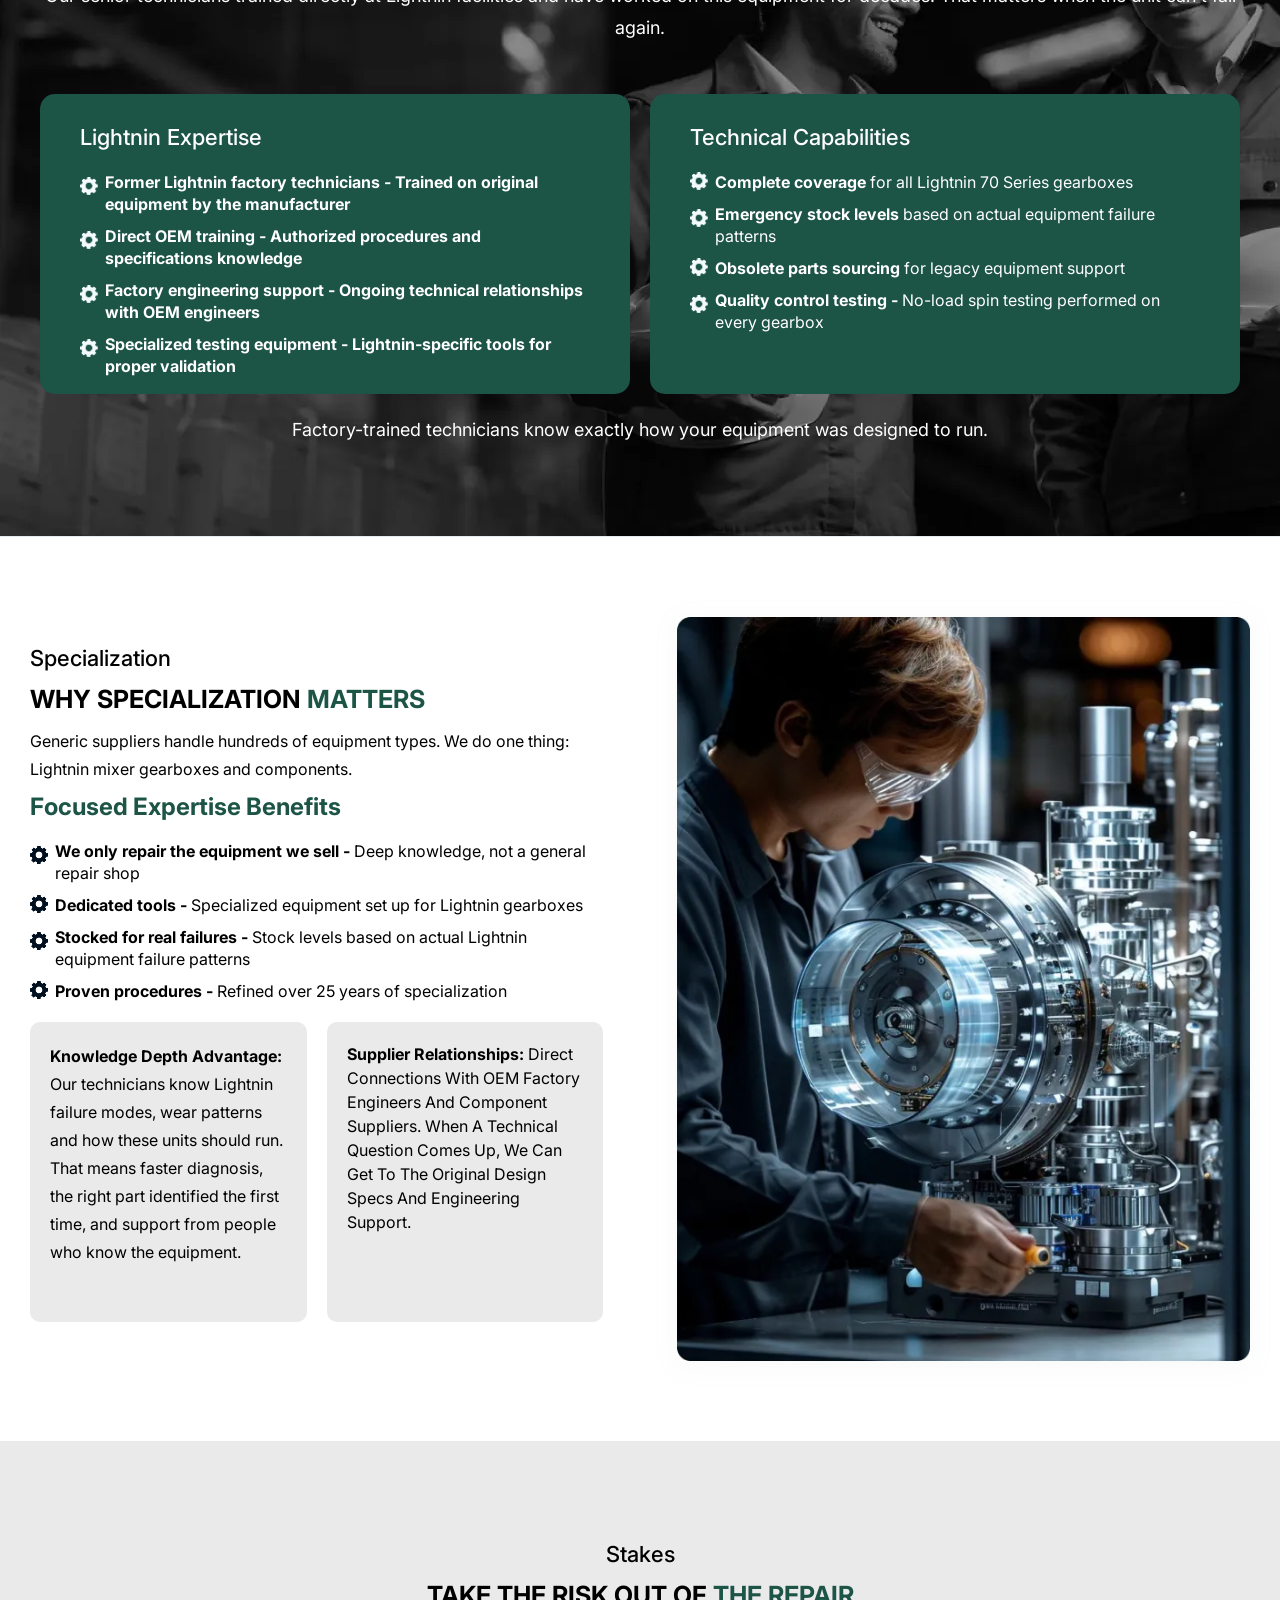
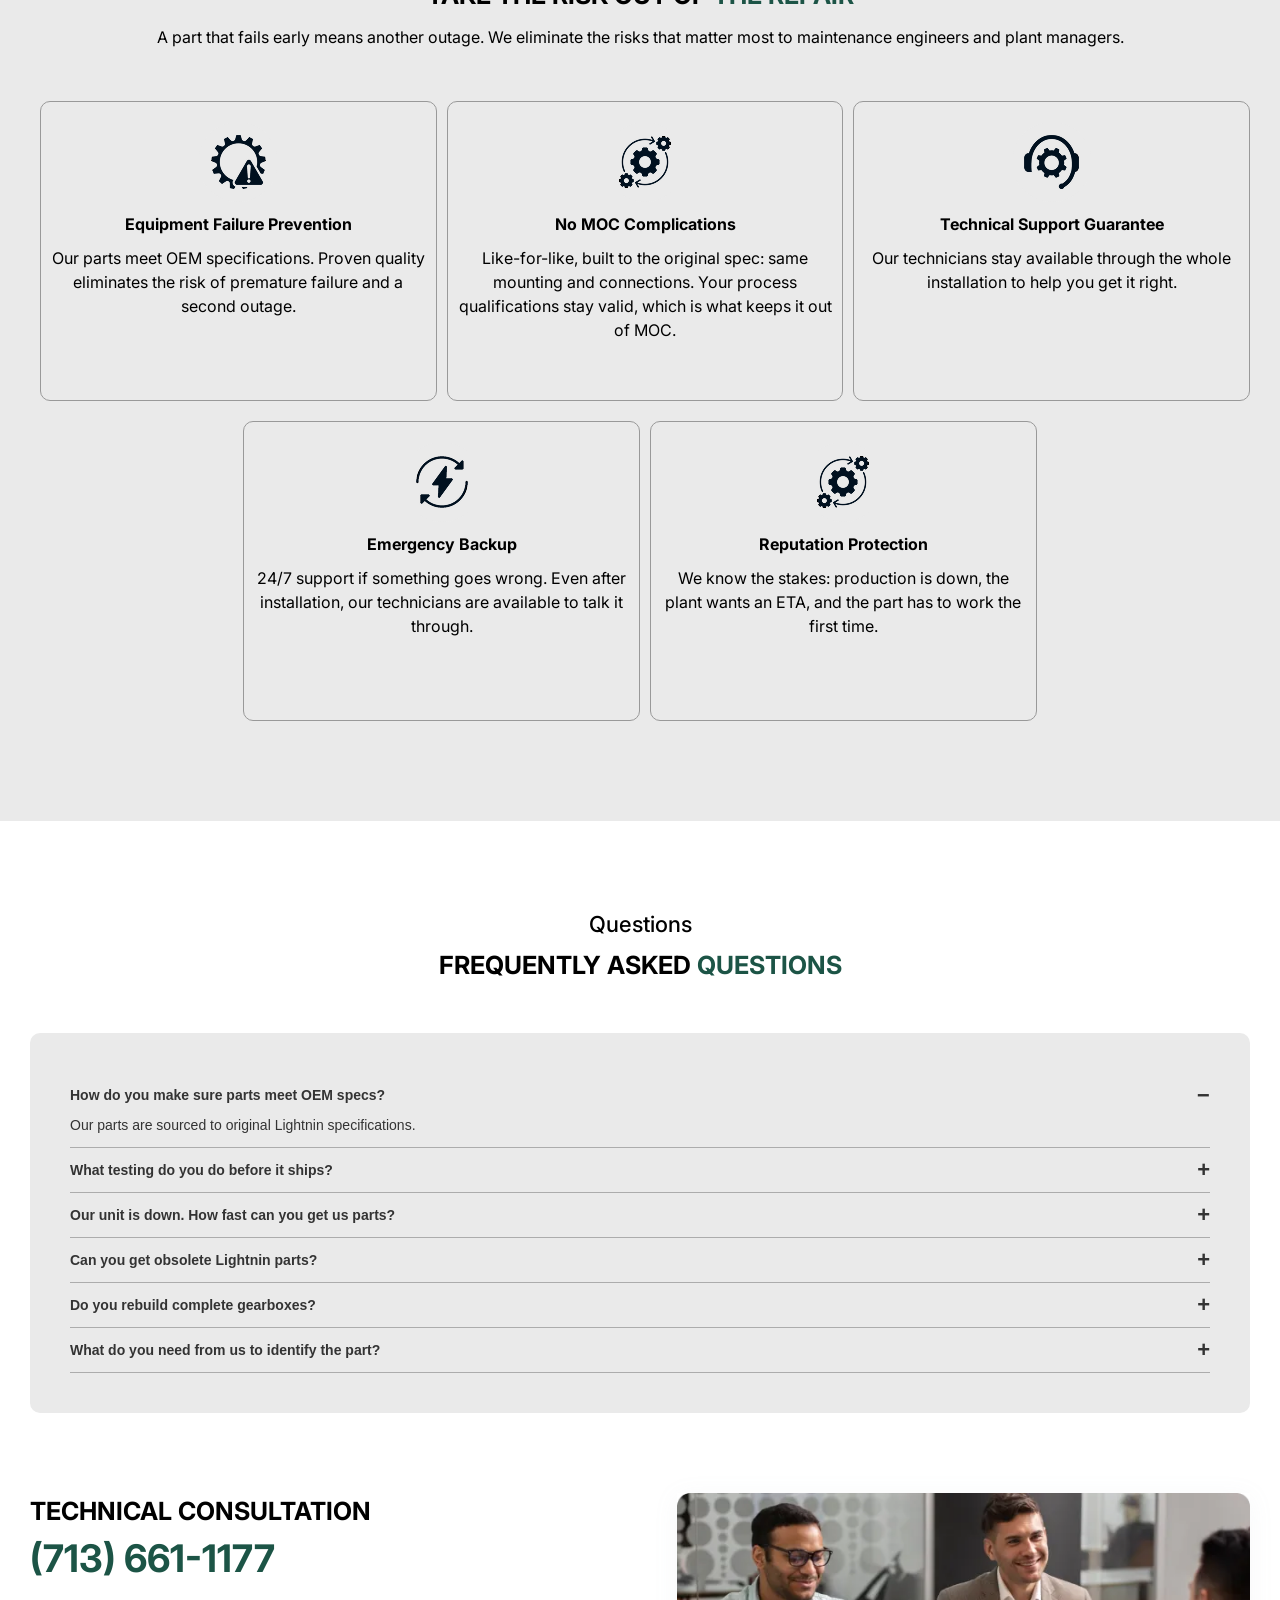
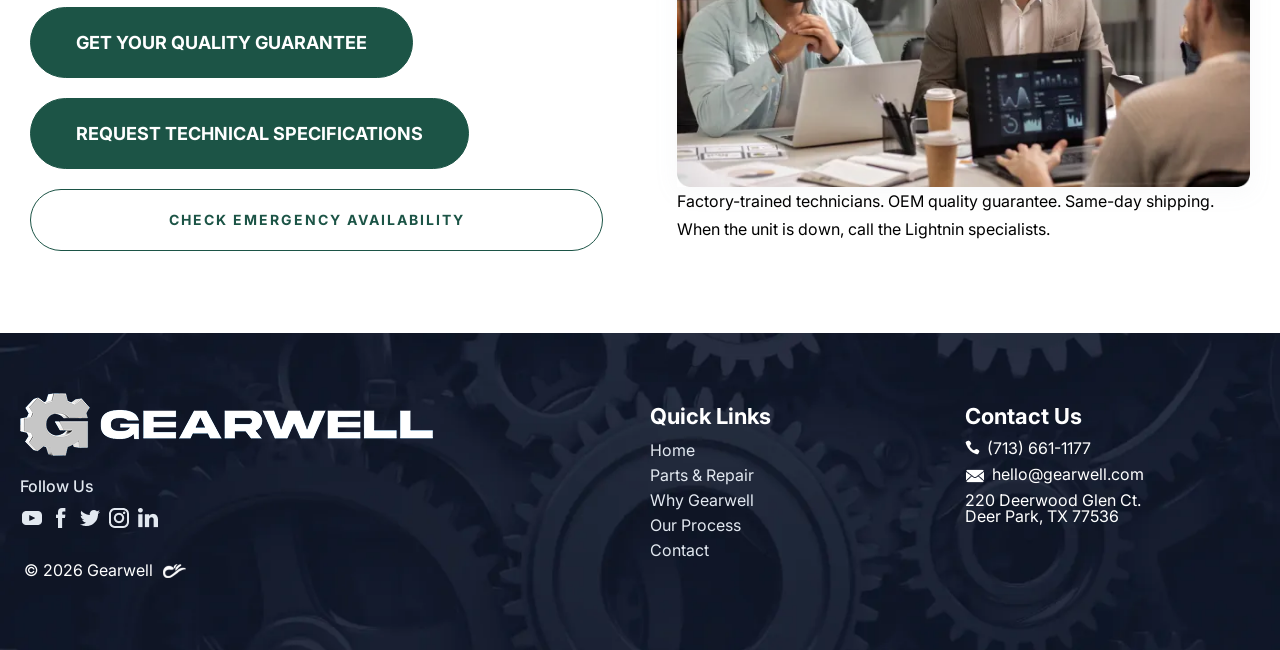
<file: why-gearwell/index.html>
<!DOCTYPE html><!-- This site was created in Webflow. https://webflow.com --><!-- Last Published: Fri Apr 17 2026 08:28:25 GMT+0000 (Coordinated Universal Time) --><html lang="en"><head><meta charset="utf-8"/><title>Why Choose Gearwell | OEM Quality Lightnin Parts | Proven Results</title><meta content="See why chemical plants choose Gearwell for Lightnin mixer parts. OEM quality guarantee, faster delivery, factory-trained technicians." name="description"/><meta content="See why chemical plants choose Gearwell for Lightnin mixer parts. OEM quality guarantee, faster delivery, factory-trained technicians." property="og:description"/><meta content="See why chemical plants choose Gearwell for Lightnin mixer parts. OEM quality guarantee, faster delivery, factory-trained technicians." name="twitter:description"/><meta content="Why Choose Gearwell | OEM Quality Lightnin Parts | Proven Results" property="og:title"/><meta content="Why Choose Gearwell | OEM Quality Lightnin Parts | Proven Results" name="twitter:title"/><meta content="width=device-width, initial-scale=1" name="viewport"/><link href="/css/gearwell.css" rel="stylesheet" type="text/css"/><link href="https://fonts.googleapis.com" rel="preconnect"/><link href="https://fonts.gstatic.com" rel="preconnect" crossorigin="anonymous"/><link href="https://fonts.googleapis.com/css2?family=Inter:wght@300;400;500;600;700;800;900&display=swap" rel="stylesheet"/><script type="text/javascript">!function(o,c){var n=c.documentElement,t=" w-mod-";n.className+=t+"js",("ontouchstart"in o||o.DocumentTouch&&c instanceof DocumentTouch)&&(n.className+=t+"touch")}(window,document);</script><link href="/images/698d8f3b1272c0a02df2cf87_favicon-4.png" rel="shortcut icon" type="image/x-icon"/><style>  
  .link-2 {
    color: #fff;
}
  ul.nav-menu a:hover,a.nav-link.w--current
 {
    color: #1c5446;
}
  .div-copyright.mobile {
    display: none;
}
  .nav-dropdown.w-dropdown .text-block a {
    color: #fff;
    text-decoration: none;
}
   @media screen and (max-width: 2560px) {
  /*.container-full {
    width: 1280px;
  }*/
  }
  
  @media screen and (max-width: 1180px) {
  ul, ol {
    margin-top: 0;
    /* margin-bottom: 10px; */
    padding-left: 0;
}
  }
    @media screen and (max-width: 1024px) {
  .nav-link {
   
    padding: 5px 0 5px 15px;
    }
      
      .nav-dropdown-toggle {
   
    padding: 5px 30px 5px 15px;
    font-size: 12px;
  
}
      .nav-link1 {
    
    padding: 5px 0 5px 0px;
      }
  }
  @media screen and (max-width: 768px) {
.nav-link,.nav-link1 {
    color: #000;
}

.w-nav-overlay .text-block {
    color: #000;
}
    .nav-dropdown-icon {
    color: #000;
    }
    
    .nav-dropdown-link {
  
    font-size: 12px;
    font-weight: 700;
}
}
  
   @media screen and (max-width: 736px) {
     
     .div-copyright.desktop {
    display: none;
}

.div-copyright.mobile {
    display: inline-flex;
}
  }
  
    @media screen and (max-width: 568px) {
      .nav-menu {
        
        padding-bottom: 0px;
      
    }
  }
</style><style>
.list li {
    
    background: url(/images/6981a65d8bf5d5975079b327_Untitled-4-1.png);
   
    background-repeat: no-repeat;
    background-position: left center;
    background-size: 18px 18px;
    padding-left: 25px;
    background-position: top 23% left;
    line-height: 22px;
    margin: 10px 0px 10px 0px;
    }
.list{
padding-left:0px
}

ul.list-icon.text-color-white li {
    
    background: url('/images/698319d9b749dfa4b54b0b53_Untitled-4-1-1-.png');
   
    background-repeat: no-repeat;
    background-position: left center;
    background-size: 18px 18px;
    padding-left: 25px;
    background-position: top 23% left;
    line-height: 22px;
    margin: 10px 0px 10px 0px;
    }
ul.list-icon.text-color-white{
padding-left:0px
}

.columns-3.w-row {
    margin-left: auto;
    margin-right: auto;
}

.cards.w-row {
    margin-left: auto;
    margin-right: auto;
}

.section-advantage .list li {
    
   
    background-position: top 5% left;
   
    }
    .cards-flex.w-row {
    margin-left: auto;
    margin-right: auto;
}

.section-guarantee li {
    
   
    background-position: top 9% left;
   
    }
    
    .card.height-255.background-grey:hover {
    background:  #1C5446;
}

.card.height-255.background-grey:hover h4.card-title,.card.height-255.background-grey:hover .card-content  {
    color: #fff;
}

.section-career .card.height-350:hover {
    background:  #1C5446;
}

.section-career .card.height-350:hover h4.card-title,.section-career .card.height-350:hover .card-content  {
    color: #fff;
}

@media screen and (max-width: 1180px) {
section.section-highlights .div-split .div-flex {
        margin-top: 20px;
    display: inline-grid;
    gap: 20px;
}
.section-repairprogramworks .card-green {
    height: 310px;
}
.section-highlights h4.heading-style-h4 {
    text-align: center;
}


.section-highlights .heading-style-h2.heading-weight-bold.heading-transform-capitalization.heading-font.heading-color-black {
    text-align: center;
}

.section-highlights p.text-size-small.max-width-large.text-color-primary {
    text-align: center;
}
}
</style><link rel="canonical" href="https://www.gearwell.com/why-gearwell/"/><meta content="https://www.gearwell.com/why-gearwell/" property="og:url"/><meta content="website" property="og:type"/><meta content="Gearwell" property="og:site_name"/><meta content="https://www.gearwell.com/images/og-gearwell.jpg" property="og:image"/><meta content="summary_large_image" name="twitter:card"/><meta content="https://www.gearwell.com/images/og-gearwell.jpg" name="twitter:image"/><script type="application/ld+json">{"@context": "https://schema.org", "@graph": [{"@type": "LocalBusiness", "@id": "https://www.gearwell.com/#org", "name": "Gearwell", "url": "https://www.gearwell.com/", "logo": "https://www.gearwell.com/images/6971af7d9f6d87b6bb3548bd_logo-1.png", "image": "https://www.gearwell.com/images/og-gearwell.jpg", "email": "hello@gearwell.com", "telephone": "+1-713-661-1177", "address": {"@type": "PostalAddress", "streetAddress": "220 Deerwood Glen Ct.", "addressLocality": "Deer Park", "addressRegion": "TX", "postalCode": "77536", "addressCountry": "US"}, "description": "Lightnin mixer gearbox parts and repair for chemical processing plants. 6,000+ parts in stock, factory-trained technicians, same-day shipping on stock parts.", "areaServed": "US", "contactPoint": {"@type": "ContactPoint", "telephone": "+1-713-661-1177", "contactType": "emergency parts", "hoursAvailable": "Mo-Su 00:00-23:59", "areaServed": "US"}}, {"@type": "WebPage", "@id": "https://www.gearwell.com/why-gearwell/", "url": "https://www.gearwell.com/why-gearwell/", "name": "Why Choose Gearwell | OEM Quality Lightnin Parts | Proven Results", "description": "See why chemical plants choose Gearwell for Lightnin mixer parts. OEM quality guarantee, faster delivery, factory-trained technicians.", "isPartOf": {"@id": "https://www.gearwell.com/#website"}, "about": {"@id": "https://www.gearwell.com/#org"}}, {"@type": "FAQPage", "mainEntity": [{"@type": "Question", "name": "How do you make sure parts meet OEM specs?", "acceptedAnswer": {"@type": "Answer", "text": "Our parts are sourced to original Lightnin specifications."}}, {"@type": "Question", "name": "What testing do you do before it ships?", "acceptedAnswer": {"@type": "Answer", "text": "Every part gets a visual inspection. Refurbished gearboxes also get a no-load spin test and performance validation. Full test reports are available on request."}}, {"@type": "Question", "name": "Our unit is down. How fast can you get us parts?", "acceptedAnswer": {"@type": "Answer", "text": "Stock parts ship the same day on orders in before 1 PM. Custom gearboxes ship within 48 hours. Emergency response is available 24/7."}}, {"@type": "Question", "name": "Can you get obsolete Lightnin parts?", "acceptedAnswer": {"@type": "Answer", "text": "Yes. We stock parts for equipment going back 30+ years, and our supplier network can often find discontinued components in days, not weeks."}}, {"@type": "Question", "name": "Do you rebuild complete gearboxes?", "acceptedAnswer": {"@type": "Answer", "text": "Yes. Factory-trained technicians do complete gearbox rebuilds. Every rebuild gets a no-load spin test and performance validation, and comes with full warranty coverage."}}, {"@type": "Question", "name": "What do you need from us to identify the part?", "acceptedAnswer": {"@type": "Answer", "text": "A part number or the nameplate data. If the part numbers are gone, our technicians can often identify components from photos or drawings."}}]}]}</script></head><body><div class="section-header"><div data-animation="default" data-collapse="medium" data-duration="400" data-easing="ease" data-easing2="ease" role="banner" class="container-navbar w-nav"><div class="container-regular"><div class="navbar-wrapper"><a href="/" class="navbar-brand w-nav-brand"><img src="/images/6971af7d9f6d87b6bb3548bd_logo-1.png" loading="lazy" alt="Gearwell" class="image-13"/></a><div class="div-block-22"><div class="div-block-2"><p class="paragraph-2">24/7 Emergency Parts:  </p><p class="paragraph-3"><a href="tel:(713)661-1177" class="link-2">(713) 661-1177</a></p></div><div class="menu-button w-nav-button"><div class="icon w-icon-nav-menu"></div></div><nav role="navigation" class="nav-menu-wrapper w-nav-menu"><ul role="list" class="nav-menu w-list-unstyled"><li><a href="/" class="nav-link">Home</a></li><li><a href="/parts-repair/" class="nav-link">Parts &amp; Repair</a></li><li><a href="/why-gearwell/" aria-current="page" class="nav-link w--current">Why Gearwell</a></li><li><a href="/our-process/" class="nav-link">Our Process</a></li><li><a href="/contact/" class="nav-link1">Contact</a></li></ul></nav></div></div></div></div></div><section class="section-banner"><div class="w-layout-blockcontainer container-full w-container"><h2 class="heading-style-h1">why gearwell</h2></div></section><section class="section-instantrepair"><div class="container-full"><div class="div-flex"><div class="div-split"><img src="/images/69857f8572a0f964b98ed453_Mask-group---2026-02-06T111224.081.webp" loading="lazy" alt="Chemical processing plant structure with piping and platforms" class="image-left"/></div><div class="div-split"><h1 class="heading-style-h2 heading-weight-bold heading-transform-capitalization heading-font heading-color-black">Why Chemical <br/>Plants Trust <br/>‍<strong class="text-color-green">Gearwell for<br/>Critical Mixer<br/>Equipment</strong></h1><p class="text-size-small max-width-large text-color-primary">The wrong Lightnin parts supplier costs more than money. It keeps your unit down. Chemical plants trust Gearwell because we eliminate the risks generic suppliers can&#x27;t: spec mismatches, quality failures, long lead times, and gearboxes that fail early.</p></div></div></div></section><section class="section-guarantee"><div class="container-full"><h3 class="heading-style-h4 text-align-center">Guarantee</h3><h2 class="heading-style-h2 heading-weight-bold heading-transform-capitalization heading-font heading-color-black text-align-center">OEM Quality <strong class="text-color-green">Guarantee</strong></h2><p class="text-size-small max-width-large text-color-primary text-align-center">When a failed gearbox shuts down production, quality isn&#x27;t negotiable. Our QA process is set by product type, from an emergency seal kit to a complete gearbox rebuild.</p><div class="spacer-small"></div><div class="div-flex"><div class="div-split"><img src="/images/698582be78c7c7f9845ab38f_Mask-group---2026-02-06T112650.775.webp" loading="lazy" sizes="(max-width: 630px) 100vw, 630px" srcset="/images/698582be78c7c7f9845ab38f_Mask-group---2026-02-06T112650.775-p-500.webp 500w, /images/698582be78c7c7f9845ab38f_Mask-group---2026-02-06T112650.775.webp 630w" alt="Assortment of mechanical replacement parts" class="image-left"/></div><div class="div-split"><h4 class="heading-style-h3">OEM Lightnin Parts Quality Standards</h4><div class="list w-richtext"><ul role="list" class="list-icon"><li class="list-item"><strong>Direct manufacturer sourcing - </strong>Parts come from the OEM using original specifications</li><li class="list-item"><strong>No additional testing required - </strong>OEM parts arrive ready to install</li></ul></div></div></div><div class="spacer-small"></div><div class="div-flex"><div class="div-split"><h4 class="heading-style-h3">Refurbished Gearboxes Quality Process</h4><div class="list w-richtext"><ul role="list" class="list-icon"><li class="list-item"><strong>Complete rebuild by factory-trained technicians - </strong>Former Lightnin employees who know these gearboxes</li><li class="list-item"><strong>No-load spin testing - </strong>Every gearbox is spin-tested before it ships</li><li class="list-item"><strong>Performance validation - </strong>Specifications confirmed to match your original equipment exactly</li></ul></div></div><div class="div-split"><img src="/images/6985838ab36ba42b6c9b5895_Mask-group---2026-02-06T112931.207.webp" loading="lazy" sizes="(max-width: 630px) 100vw, 630px" srcset="/images/6985838ab36ba42b6c9b5895_Mask-group---2026-02-06T112931.207-p-500.webp 500w, /images/6985838ab36ba42b6c9b5895_Mask-group---2026-02-06T112931.207.webp 630w" alt="Rows of large gears and shafts in a workshop" class="image-right"/></div></div><div class="spacer-small"></div><div class="div-flex"><div class="div-split"><img src="/images/6981a3c2e1d7df2d895e66c4_Mask-group---2026-02-03T125804.372.webp" loading="lazy" sizes="(max-width: 630px) 100vw, 630px" srcset="/images/6981a3c2e1d7df2d895e66c4_Mask-group---2026-02-03T125804.372-p-500.webp 500w, /images/6981a3c2e1d7df2d895e66c4_Mask-group---2026-02-03T125804.372.webp 630w" alt="Technician repairing a gearbox on a workbench" class="image-left"/></div><div class="div-split"><h4 class="heading-style-h3">Our Testing Procedures</h4><div class="list w-richtext"><ul role="list" class="list-icon"><li class="list-item"><strong>Visual inspection - </strong>All parts examined before shipping</li><li class="list-item"><strong>No Load Spin Test - </strong>Refurbished gearboxes run on a test stand to check for excess noise, vibration and heat, so problems show up here, not at install</li><li class="list-item"><strong>Comprehensive warranty - </strong>We stand behind every part with a full workmanship guarantee</li></ul></div></div></div><div class="spacer-small"></div></div><div class="w-layout-blockcontainer container-full w-container"><p class="margin-bottom-24px-2 center">OEM-equivalent performance, without the OEM lead time.</p></div></section><section class="section-advantage"><div class="w-layout-blockcontainer container-full w-container"><h4 class="heading-style-h4 text-align-center">Advantage</h4><h2 class="heading-style-h2 heading-weight-bold heading-transform-capitalization heading-font heading-color-black text-align-center">Speed Advantage Over <strong class="text-color-green">OEM</strong></h2><p class="text-size-small max-width-large text-color-primary text-align-center">OEM suppliers quote 6-16 weeks for standard delivery. We ship in-stock parts the same day and custom gearboxes within 48 hours. When a unit is down, that gap is your downtime.</p><div class="spacer-small"></div><h4 class="heading-style-h3 text-align-center">Delivery Timeline Comparison</h4><div class="cards w-row"><div class="column-3 w-col w-col-4"><div class="card height-255 background-grey"><div class="card-icon"><img src="/images/6985914b526d9f57cda6c7cc_Untitled-1-1-2-.png" loading="lazy" alt="" class="image-5"/></div><h4 class="card-title">Gearwell</h4><div class="card-content">Same day to 48 hours maximum</div></div></div><div class="column-3 w-col w-col-4"><div class="card height-255 background-grey"><div class="card-icon"><img src="/images/6985914b526d9f57cda6c7cc_Untitled-1-1-2-.png" loading="lazy" alt="" class="image-5"/></div><h4 class="card-title">OEM</h4><div class="card-content">6-16 weeks typical lead time</div></div></div><div class="column-3 w-col w-col-4"><div class="card height-255 background-grey"><div class="card-icon"><img src="/images/6985914b526d9f57cda6c7cc_Untitled-1-1-2-.png" loading="lazy" alt="" class="image-5"/></div><h4 class="card-title">Generic suppliers</h4><div class="card-content">Unknown quality; design changes may trigger MOC</div></div></div></div><div class="spacer-small"></div><div class="div-flex"><div class="div-split"><img src="/images/698593943427b0e0872b1347_Mask-group---2026-02-06T123856.381.webp" loading="lazy" sizes="(max-width: 622px) 100vw, 622px" srcset="/images/698593943427b0e0872b1347_Mask-group---2026-02-06T123856.381-p-500.webp 500w, /images/698593943427b0e0872b1347_Mask-group---2026-02-06T123856.381.webp 622w" alt="" class="image-left"/></div><div class="div-split"><div class="list w-richtext"><ul role="list" class="list-icon-black"><li class="list-item"><strong>Parts on the shelf: </strong>6,000+ Lightnin parts across 1,000+ part types, in physical stock. OEM suppliers build to order, so you wait on their production schedule, materials and shipping.</li><li class="list-item"><strong>24/7 emergency response: </strong>Call any time a critical unit goes down. Our technicians can confirm parts availability immediately and set up same-day shipping.</li><li class="list-item"><strong>Downtime in hours, not weeks: </strong>Others quote lead times in months. We focus on getting your unit back running as fast as possible.</li></ul></div></div></div><div></div></div></section><section class="section-highlights"><div class="container-full"><h4 class="heading-style-h4">Highlights</h4><h2 class="heading-style-h2 heading-weight-bold heading-transform-capitalization heading-font heading-color-black">Case Study <strong class="text-color-green">Highlights</strong></h2><p class="text-size-small max-width-large text-color-primary"><strong>Lightnin specialists: </strong>Our senior technicians trained directly at Lightnin facilities on the equipment you run. They know the design specs, common failure modes and correct repair procedures from decades of working on these units.</p><div class="div-flex"><div class="div-split"><img src="/images/698595b7f3720bb6913c9fe9_Mask-group---2026-02-06T124758.431.webp" loading="lazy" sizes="100vw" srcset="/images/698595b7f3720bb6913c9fe9_Mask-group---2026-02-06T124758.431-p-500.webp 500w, /images/698595b7f3720bb6913c9fe9_Mask-group---2026-02-06T124758.431.webp 622w" alt="" class="image-left"/></div><div class="div-split"><div class="div-flex div-direction-vertical"><div class="div-grey"><div class="text-size-small max-width-large text-color-primary"><strong>Emergency Response Success: </strong>A Gulf Coast chemical plant lost a Lightnin Model 74 gearbox during peak production. OEM quoted 12-week delivery. We shipped a pre-rebuilt gearbox within 24 hours. Plant back running after 48 hours total downtime, not 12 weeks of lost production.</div></div><div class="div-grey"><div class="text-size-small max-width-large text-color-primary"><strong>Planned Maintenance Efficiency: </strong>A petrochemical facility needed Model 76 components for a scheduled turnaround. Like-for-like parts meant no MOC and no engineering delays. Delivered next day; TAR finished on schedule.</div></div><div class="div-grey"><div class="text-size-small max-width-large text-color-primary"><strong>Legacy Equipment Support: </strong>A chemical processor running 30-year-old Lightnin Model 72 mixers needed seal assemblies the OEM had discontinued. We sourced them through our supplier network and delivered within one week.</div></div></div><div class="spacer-small"></div><p class="heading-style-h3"><strong>Measurable Results Achieved</strong></p><div class="list w-richtext"><ul role="list" class="list-icon-black"><li class="list-item"><strong>Downtime reduction: </strong>Hours instead of weeks for emergency repairs</li><li class="list-item"><strong>Production continuity: </strong>Maintained through rapid emergency response</li><li class="list-item"><strong>Equipment performance: </strong>OEM-equivalent operation confirmed through testing</li><li class="list-item"><strong>Response time: </strong>Same-day shipping vs. 6-16 week OEM lead times</li></ul></div></div></div></div></section><section class="section-repairprogramworks"><div class="container-full"><h4 class="heading-style-h4 text-align-center text-color-white">Technicians</h4><h2 class="heading-style-h2 heading-weight-bold heading-transform-capitalization heading-font text-align-center">Factory-Trained <br/>Technicians</h2><p class="text-size-small max-width-large text-align-center">Our senior technicians trained directly at Lightnin facilities and have worked on this equipment for decades. That matters when the unit can&#x27;t fail again.</p><div class="spacer-small"></div><div class="columns-4 w-row"><div class="w-col w-col-6"><div class="card-green"><h4 class="heading-style-h4 white">Lightnin Expertise</h4><div class="list w-richtext"><ul role="list" class="list-icon text-color-white"><li class="list-item"><strong>Former Lightnin factory technicians - Trained on original equipment by the manufacturer</strong></li><li class="list-item"><strong>Direct OEM training - Authorized procedures and specifications knowledge</strong></li><li class="list-item"><strong>Factory engineering support - Ongoing technical relationships with OEM engineers</strong></li><li class="list-item"><strong>Specialized testing equipment - Lightnin-specific tools for proper validation</strong></li></ul></div></div></div><div class="w-col w-col-6"><div class="card-green"><h4 class="heading-style-h4 white">Technical Capabilities</h4><div class="list w-richtext"><ul role="list" class="list-icon text-color-white"><li class="list-item"><strong>Complete coverage </strong>for all Lightnin 70 Series gearboxes</li><li class="list-item"><strong>Emergency stock levels </strong>based on actual equipment failure patterns</li><li class="list-item"><strong>Obsolete parts sourcing </strong>for legacy equipment support</li><li class="list-item"><strong>Quality control testing - </strong>No-load spin testing performed on every gearbox</li></ul></div></div></div></div><p class="text-size-small max-width-large text-align-center">Factory-trained technicians know exactly how your equipment was designed to run.</p></div></section><section class="section-specialization"><div class="container-full"><div class="div-flex"><div class="div-split"><h4 class="heading-style-h4">Specialization</h4><h2 class="heading-style-h2 heading-weight-bold heading-transform-capitalization heading-font heading-color-black">Why Specialization <strong class="text-color-green">Matters</strong></h2><p class="text-size-small max-width-large text-color-primary">Generic suppliers handle hundreds of equipment types. We do one thing: Lightnin mixer gearboxes and components.</p><p class="heading-style-h3"><strong>Focused Expertise Benefits</strong></p><div class="list w-richtext"><ul role="list" class="list-icon-black"><li class="list-item"><strong>We only repair the equipment we sell - </strong>Deep knowledge, not a general repair shop</li><li class="list-item"><strong>Dedicated tools - </strong>Specialized equipment set up for Lightnin gearboxes</li><li class="list-item"><strong>Stocked for real failures - </strong>Stock levels based on actual Lightnin equipment failure patterns</li><li class="list-item"><strong>Proven procedures - </strong>Refined over 25 years of specialization</li></ul></div><div class="columns w-row"><div class="column w-col w-col-6"><div class="div-grey height-300"><div class="text-size-small max-width-large text-color-primary text-align-left"><strong>Knowledge Depth Advantage:</strong> <br/>Our technicians know Lightnin failure modes, wear patterns and how these units should run. That means faster diagnosis, the right part identified the first time, and support from people who know the equipment.</div></div></div><div class="column-2 w-col w-col-6"><div class="div-grey height-300"><div class="text-block24"><strong>Supplier Relationships:</strong> Direct connections with OEM factory engineers and component suppliers. When a technical question comes up, we can get to the original design specs and engineering support.</div></div></div></div></div><div class="div-split"><img src="/images/6984657fbf00a9697ec95fd3_Mask-group---2026-02-05T150942.061.webp" loading="lazy" alt="Technician inspecting a precision gear assembly" class="image-right"/></div></div></div></section><section class="section-career"><div class="w-layout-blockcontainer container-full w-container"><h3 class="heading-style-h4 text-align-center">Stakes</h3><h2 class="heading-style-h2 heading-weight-bold heading-transform-capitalization heading-font heading-color-black text-align-center">Take the Risk Out of <strong class="text-color-green">the Repair</strong></h2><p class="text-size-small max-width-large text-color-primary text-align-center">A part that fails early means another outage. We eliminate the risks that matter most to maintenance engineers and plant managers.</p><div class="spacer-small"></div><div class="cards-flex w-row"><div class="column-3 w-col w-col-4"><div class="card height-350"><div class="card-icon"><img src="/images/6985bf194720f5061ac78bef_1-7.png" loading="lazy" alt="" class="card-image"/></div><h4 class="card-title">Equipment Failure Prevention</h4><div class="card-content">Our parts meet OEM specifications. Proven quality eliminates the risk of premature failure and a second outage.</div></div></div><div class="column-3 w-col w-col-4"><div class="card height-350"><div class="card-icon"><img src="/images/6985bf69f653bfdc456bb4a7_2-145636.png" loading="lazy" alt="" class="card-image"/></div><h4 class="card-title">No MOC Complications</h4><div class="card-content">Like-for-like, built to the original spec: same mounting and connections. Your process qualifications stay valid, which is what keeps it out of MOC.</div></div></div><div class="column-3 w-col w-col-4"><div class="card height-350"><div class="card-icon"><img src="/images/6985bfc2d27c7b40226bebd2_3-2.png" loading="lazy" alt="" class="card-image"/></div><h4 class="card-title">Technical Support Guarantee</h4><div class="card-content">Our technicians stay available through the whole installation to help you get it right.</div></div></div></div><div class="cards-flex w-row"><div class="column-3 w-col w-col-4"><div class="card height-350"><div class="card-icon"><img src="/images/6985c07360d3421d7b67b579_4-2.png" loading="lazy" alt="" class="card-image"/></div><h4 class="card-title">Emergency Backup</h4><div class="card-content">24/7 support if something goes wrong. Even after installation, our technicians are available to talk it through.</div></div></div><div class="w-col w-col-4"><div class="card height-350"><div class="card-icon"><img src="/images/6985bf69f653bfdc456bb4a7_2-145636.png" loading="lazy" alt="" class="card-image"/></div><h4 class="card-title">Reputation Protection</h4><div class="card-content">We know the stakes: production is down, the plant wants an ETA, and the part has to work the first time.</div></div></div><div class="column-8 w-col w-col-4"><div class="div-block15"><div class="card-icon"><img src="/images/6985bfc2d27c7b40226bebd2_3-2.png" loading="lazy" alt="" class="image-5"/></div><h4 class="heading-9">Technical Support Guarantee</h4><div class="card-content">Our technicians stay available through the whole installation to help you get it right.</div></div></div></div></div></section><section class="section-faq"><div class="container-full"><h4 class="heading-style-h4 text-align-center">Questions</h4><h2 class="heading-style-h2 heading-weight-bold heading-transform-capitalization heading-font heading-color-black text-align-center">Frequently Asked <strong class="text-color-green">Questions</strong></h2><div class="spacer-small"></div><div class="div-block-20"><div class="w-embed w-script"><div class="accordion-item active">
  <div class="accordion-title">
    <span>How do you make sure parts meet OEM specs?</span>
    <span class="toggle-icon">−</span>
  </div>
  <div class="accordion-content">
    Our parts are sourced to original Lightnin specifications.
  </div>
</div>

<div class="accordion-item">
  <div class="accordion-title">
    <span>What testing do you do before it ships?</span>
    <span class="toggle-icon">+</span>
  </div>
  <div class="accordion-content">
    Every part gets a visual inspection. Refurbished gearboxes also get a no-load spin test and performance validation. Full test reports are available on request.
  </div>
</div>

<div class="accordion-item">
  <div class="accordion-title">
    <span>Our unit is down. How fast can you get us parts?</span>
    <span class="toggle-icon">+</span>
  </div>
  <div class="accordion-content">
    Stock parts ship the same day on orders in before 1 PM. Custom gearboxes ship within 48 hours. Emergency response is available 24/7.
  </div>
</div>

<div class="accordion-item">
  <div class="accordion-title">
    <span>Can you get obsolete Lightnin parts?</span>
    <span class="toggle-icon">+</span>
  </div>
  <div class="accordion-content">
    Yes. We stock parts for equipment going back 30+ years, and our supplier network can often find discontinued components in days, not weeks.
  </div>
</div>

<div class="accordion-item">
  <div class="accordion-title">
    <span>Do you rebuild complete gearboxes?</span>
    <span class="toggle-icon">+</span>
  </div>
  <div class="accordion-content">
    Yes. Factory-trained technicians do complete gearbox rebuilds. Every rebuild gets a no-load spin test and performance validation, and comes with full warranty coverage.
  </div>
</div>

<div class="accordion-item">
  <div class="accordion-title">
    <span>What do you need from us to identify the part?</span>
    <span class="toggle-icon">+</span>
  </div>
  <div class="accordion-content">
    A part number or the nameplate data. If the part numbers are gone, our technicians can often identify components from photos or drawings.
  </div>
</div>
<style>
.accordion-item {
  border-bottom: 1px solid #ACACAC;
  padding: 12px 0;
}

.accordion-title {
  display: flex;
  justify-content: space-between;
  align-items: center;
  cursor: pointer;
  font-weight: 600;
}

.toggle-icon {
  font-size: 22px;
  transition: transform 0.3s ease;
}

.accordion-content {
  max-height: 0;
  overflow: hidden;
  transition: max-height 0.35s ease;
  padding-top: 0;
}

.accordion-item.active .accordion-content {
  max-height: 500px;
  padding-top: 10px;
}

.accordion-item.active .toggle-icon {
  content: "-";
  transform: rotate(180deg); /* makes + look like × / − */
}
</style>
<script>
document.querySelectorAll('.accordion-title').forEach(title => {
  title.addEventListener('click', () => {
    const currentItem = title.parentElement;

    document.querySelectorAll('.accordion-item').forEach(item => {
      if (item !== currentItem) {
        item.classList.remove('active');
        item.querySelector('.toggle-icon').textContent = '+';
      }
    });

    const icon = title.querySelector('.toggle-icon');
    const isActive = currentItem.classList.contains('active');

    currentItem.classList.toggle('active');
    icon.textContent = isActive ? '+' : '−';
  });
});
</script></div></div></div></section><section class="section-contact"><div class="container-full"><div class="div-flex"><div class="div-split"><h2 class="heading-style-h2 heading-weight-bold heading-transform-capitalization heading-font heading-color-black">Technical Consultation</h2><p class="heading-style-h2"><strong class="text-color-green">(713) 661-1177</strong></p><a href="/contact/" class="button-link w-button">Get Your Quality Guarantee</a><a href="/contact/?request=technical" class="button-link w-button">Request Technical Specifications</a><a href="/contact/?request=emergency" class="button-large w-button">Check Emergency Availability</a></div><div class="div-split"><img src="/images/6985c6ed39add8807625e596_Mask-group---2026-02-06T161742.785.webp" loading="lazy" alt="" class="image-right"/><p class="text-size-small max-width-large text-color-primary">Factory-trained technicians. OEM quality guarantee. Same-day shipping. When the unit is down, call the Lightnin specialists.</p></div></div></div></section><section class="section-footer"><div data-w-id="54fc4a2b-0a58-c2c3-1911-6f0c0dac542e" class="w-layout-blockcontainer container-full w-container"><div class="w-row"><div class="column-10 w-col w-col-6"><div class="div-small"><img src="/images/6971af7d9f6d87b6bb3548bd_logo-1.png" loading="lazy" alt="Gearwell" class="image-logo"/><h5 class="heading-style-h5">Follow Us</h5><div class="div-social-icons"><img src="/images/6971fd3e679dc4435477c2f4_youtube.png" loading="lazy" alt="YouTube" class="image-icon"/><img src="/images/6971fdde615394d25b2bef2a_facebook.png" loading="lazy" alt="Facebook" class="image-icon"/><img src="/images/6972fc5e0268189c88d45d55_twitter.png" loading="lazy" alt="X (Twitter)" class="image-icon"/><img src="/images/6972fca57a5091212b10971c_instagram.png" loading="lazy" alt="Instagram" class="image-icon"/><img src="/images/6972fcd18c04696397f1b4bf_linkedin.png" loading="lazy" alt="LinkedIn" class="image-icon"/></div><div class="div-copyright desktop"><p class="paragraph-size-small"> © 2026 Gearwell</p><a href="https://sun-softwares.com/" target="_blank" class="link-image w-inline-block"><img src="/images/6972fd6a92c9ea4b2c225c73_sun_logo-1-4-.png" loading="lazy" alt="Sun Softwares" class="image-icon"/></a></div></div></div><div class="column-11 w-col w-col-3"><h4 class="heading-style-h4 text-color-white"><strong>Quick Links</strong></h4><div class="div-block-6"><a href="/" class="link">Home</a><a href="/parts-repair/" class="link">Parts &amp; Repair</a><a href="/why-gearwell/" aria-current="page" class="link w--current">Why Gearwell</a><a href="/our-process/" class="link">Our Process</a><a href="/contact/" class="link">Contact</a></div></div><div class="w-col w-col-3"><h4 class="heading-style-h4 text-color-white"><strong>Contact Us</strong></h4><div class="div-contact-info"><img src="/images/697301d5d04c0bf7f92420db_phone-2-4-.png" loading="lazy" alt="" class="image-icon"/><a href="tel:(713)661-1177" class="link-phone w-inline-block"><p class="paragraph-size-16">(713) 661-1177</p></a></div><div class="div-contact-info"><img src="/images/697302b4b2373d7e7e5b01bc_email-2.png" loading="lazy" alt=""/><a href="mailto:hello@gearwell.com" class="link-email w-inline-block"><p class="paragraph-size-16">hello@gearwell.com</p></a></div><div class="div-contact-info"><a href="https://www.google.com/maps/search/?api=1&amp;query=220+Deerwood+Glen+Ct%2C+Deer+Park%2C+TX+77536" target="_blank" rel="noopener" class="link-email w-inline-block"><p class="paragraph-size-16">220 Deerwood Glen Ct.<br/>Deer Park, TX 77536</p></a></div><div class="div-copyright mobile"><p class="paragraph-size-small"> © 2026 Gearwell</p><a href="https://sun-softwares.com/" target="_blank" class="link-image w-inline-block"><img src="/images/6972fd6a92c9ea4b2c225c73_sun_logo-1-4-.png" loading="lazy" alt="Sun Softwares" class="image-icon"/></a></div></div></div></div></section><script src="/js/site.js" defer></script></body></html>
</file>
<file: css/gearwell.css>
html {
  -webkit-text-size-adjust: 100%;
  -ms-text-size-adjust: 100%;
  font-family: sans-serif;
}

body {
  margin: 0;
}

article, aside, details, figcaption, figure, footer, header, hgroup, main, menu, nav, section, summary {
  display: block;
}

audio, canvas, progress, video {
  vertical-align: baseline;
  display: inline-block;
}

audio:not([controls]) {
  height: 0;
  display: none;
}

[hidden], template {
  display: none;
}

a {
  background-color: #0000;
}

a:active, a:hover {
  outline: 0;
}

abbr[title] {
  border-bottom: 1px dotted;
}

b, strong {
  font-weight: bold;
}

dfn {
  font-style: italic;
}

h1 {
  margin: .67em 0;
  font-size: 2em;
}

mark {
  color: #000;
  background: #ff0;
}

small {
  font-size: 80%;
}

sub, sup {
  vertical-align: baseline;
  font-size: 75%;
  line-height: 0;
  position: relative;
}

sup {
  top: -.5em;
}

sub {
  bottom: -.25em;
}

img {
  border: 0;
}

svg:not(:root) {
  overflow: hidden;
}

hr {
  box-sizing: content-box;
  height: 0;
}

pre {
  overflow: auto;
}

code, kbd, pre, samp {
  font-family: monospace;
  font-size: 1em;
}

button, input, optgroup, select, textarea {
  color: inherit;
  font: inherit;
  margin: 0;
}

button {
  overflow: visible;
}

button, select {
  text-transform: none;
}

button, html input[type="button"], input[type="reset"] {
  -webkit-appearance: button;
  cursor: pointer;
}

button[disabled], html input[disabled] {
  cursor: default;
}

button::-moz-focus-inner, input::-moz-focus-inner {
  border: 0;
  padding: 0;
}

input {
  line-height: normal;
}

input[type="checkbox"], input[type="radio"] {
  box-sizing: border-box;
  padding: 0;
}

input[type="number"]::-webkit-inner-spin-button, input[type="number"]::-webkit-outer-spin-button {
  height: auto;
}

input[type="search"] {
  -webkit-appearance: none;
}

input[type="search"]::-webkit-search-cancel-button, input[type="search"]::-webkit-search-decoration {
  -webkit-appearance: none;
}

legend {
  border: 0;
  padding: 0;
}

textarea {
  overflow: auto;
}

optgroup {
  font-weight: bold;
}

table {
  border-collapse: collapse;
  border-spacing: 0;
}

td, th {
  padding: 0;
}

@font-face {
  font-family: webflow-icons;
  src: url("[data-uri]") format("truetype");
  font-weight: normal;
  font-style: normal;
}

[class^="w-icon-"], [class*=" w-icon-"] {
  speak: none;
  font-variant: normal;
  text-transform: none;
  -webkit-font-smoothing: antialiased;
  -moz-osx-font-smoothing: grayscale;
  font-style: normal;
  font-weight: normal;
  line-height: 1;
  font-family: webflow-icons !important;
}

.w-icon-slider-right:before {
  content: "";
}

.w-icon-slider-left:before {
  content: "";
}

.w-icon-nav-menu:before {
  content: "";
}

.w-icon-arrow-down:before, .w-icon-dropdown-toggle:before {
  content: "";
}

.w-icon-file-upload-remove:before {
  content: "";
}

.w-icon-file-upload-icon:before {
  content: "";
}

* {
  box-sizing: border-box;
}

html {
  height: 100%;
}

body {
  color: #333;
  background-color: #fff;
  min-height: 100%;
  margin: 0;
  font-family: Arial, sans-serif;
  font-size: 14px;
  line-height: 20px;
}

img {
  vertical-align: middle;
  max-width: 100%;
  display: inline-block;
}

html.w-mod-touch * {
  background-attachment: scroll !important;
}

.w-block {
  display: block;
}

.w-inline-block {
  max-width: 100%;
  display: inline-block;
}

.w-clearfix:before, .w-clearfix:after {
  content: " ";
  grid-area: 1 / 1 / 2 / 2;
  display: table;
}

.w-clearfix:after {
  clear: both;
}

.w-hidden {
  display: none;
}

.w-button {
  color: #fff;
  line-height: inherit;
  cursor: pointer;
  background-color: #3898ec;
  border: 0;
  border-radius: 0;
  padding: 9px 15px;
  text-decoration: none;
  display: inline-block;
}

input.w-button {
  -webkit-appearance: button;
}

html[data-w-dynpage] [data-w-cloak] {
  color: #0000 !important;
}

.w-code-block {
  margin: unset;
}

pre.w-code-block code {
  all: inherit;
}

pre.w-code-block code > span {
  display: block !important;
}

.w-optimization {
  display: contents;
}

.w-webflow-badge, .w-webflow-badge > img {
  box-sizing: unset;
  width: unset;
  height: unset;
  max-height: unset;
  max-width: unset;
  min-height: unset;
  min-width: unset;
  margin: unset;
  padding: unset;
  float: unset;
  clear: unset;
  border: unset;
  border-radius: unset;
  background: unset;
  background-image: unset;
  background-position: unset;
  background-size: unset;
  background-repeat: unset;
  background-origin: unset;
  background-clip: unset;
  background-attachment: unset;
  background-color: unset;
  box-shadow: unset;
  transform: unset;
  direction: unset;
  font-family: unset;
  font-weight: unset;
  color: unset;
  font-size: unset;
  line-height: unset;
  font-style: unset;
  font-variant: unset;
  text-align: unset;
  letter-spacing: unset;
  -webkit-text-decoration: unset;
  text-decoration: unset;
  text-indent: unset;
  text-transform: unset;
  list-style-type: unset;
  text-shadow: unset;
  vertical-align: unset;
  cursor: unset;
  white-space: unset;
  word-break: unset;
  word-spacing: unset;
  word-wrap: unset;
  transition: unset;
}

.w-webflow-badge {
  white-space: nowrap;
  cursor: pointer;
  box-shadow: 0 0 0 1px #0000001a, 0 1px 3px #0000001a;
  visibility: visible !important;
  opacity: 1 !important;
  z-index: 2147483647 !important;
  color: #aaadb0 !important;
  width: auto !important;
  height: auto !important;
  overflow: unset !important;
  background-color: #fff !important;
  border-radius: 3px !important;
  margin: 0 !important;
  padding: 6px !important;
  font-size: 12px !important;
  line-height: 14px !important;
  text-decoration: none !important;
  display: inline-block !important;
  position: fixed !important;
  inset: auto 12px 12px auto !important;
  transform: none !important;
}

.w-webflow-badge > img {
  position: unset;
  visibility: unset !important;
  opacity: 1 !important;
  vertical-align: middle !important;
  display: inline-block !important;
}

h1, h2, h3, h4, h5, h6 {
  margin-bottom: 10px;
  font-weight: bold;
}

h1 {
  margin-top: 20px;
  font-size: 38px;
  line-height: 44px;
}

h2 {
  margin-top: 20px;
  font-size: 32px;
  line-height: 36px;
}

h3 {
  margin-top: 20px;
  font-size: 24px;
  line-height: 30px;
}

h4 {
  margin-top: 10px;
  font-size: 18px;
  line-height: 24px;
}

h5 {
  margin-top: 10px;
  font-size: 14px;
  line-height: 20px;
}

h6 {
  margin-top: 10px;
  font-size: 12px;
  line-height: 18px;
}

p {
  margin-top: 0;
  margin-bottom: 10px;
}

blockquote {
  border-left: 5px solid #e2e2e2;
  margin: 0 0 10px;
  padding: 10px 20px;
  font-size: 18px;
  line-height: 22px;
}

figure {
  margin: 0 0 10px;
}

figcaption {
  text-align: center;
  margin-top: 5px;
}

ul, ol {
  margin-top: 0;
  margin-bottom: 10px;
  padding-left: 40px;
}

.w-list-unstyled {
  padding-left: 0;
  list-style: none;
}

.w-embed:before, .w-embed:after {
  content: " ";
  grid-area: 1 / 1 / 2 / 2;
  display: table;
}

.w-embed:after {
  clear: both;
}

.w-video {
  width: 100%;
  padding: 0;
  position: relative;
}

.w-video iframe, .w-video object, .w-video embed {
  border: none;
  width: 100%;
  height: 100%;
  position: absolute;
  top: 0;
  left: 0;
}

fieldset {
  border: 0;
  margin: 0;
  padding: 0;
}

button, [type="button"], [type="reset"] {
  cursor: pointer;
  -webkit-appearance: button;
  border: 0;
}

.w-form {
  margin: 0 0 15px;
}

.w-form-done {
  text-align: center;
  background-color: #ddd;
  padding: 20px;
  display: none;
}

.w-form-fail {
  background-color: #ffdede;
  margin-top: 10px;
  padding: 10px;
  display: none;
}

label {
  margin-bottom: 5px;
  font-weight: bold;
  display: block;
}

.w-input, .w-select {
  color: #333;
  vertical-align: middle;
  background-color: #fff;
  border: 1px solid #ccc;
  width: 100%;
  height: 38px;
  margin-bottom: 10px;
  padding: 8px 12px;
  font-size: 14px;
  line-height: 1.42857;
  display: block;
}

.w-input::placeholder, .w-select::placeholder {
  color: #999;
}

.w-input:focus, .w-select:focus {
  border-color: #3898ec;
  outline: 0;
}

.w-input[disabled], .w-select[disabled], .w-input[readonly], .w-select[readonly], fieldset[disabled] .w-input, fieldset[disabled] .w-select {
  cursor: not-allowed;
}

.w-input[disabled]:not(.w-input-disabled), .w-select[disabled]:not(.w-input-disabled), .w-input[readonly], .w-select[readonly], fieldset[disabled]:not(.w-input-disabled) .w-input, fieldset[disabled]:not(.w-input-disabled) .w-select {
  background-color: #eee;
}

textarea.w-input, textarea.w-select {
  height: auto;
}

.w-select {
  background-color: #f3f3f3;
}

.w-select[multiple] {
  height: auto;
}

.w-form-label {
  cursor: pointer;
  margin-bottom: 0;
  font-weight: normal;
  display: inline-block;
}

.w-radio {
  margin-bottom: 5px;
  padding-left: 20px;
  display: block;
}

.w-radio:before, .w-radio:after {
  content: " ";
  grid-area: 1 / 1 / 2 / 2;
  display: table;
}

.w-radio:after {
  clear: both;
}

.w-radio-input {
  float: left;
  margin: 3px 0 0 -20px;
  line-height: normal;
}

.w-file-upload {
  margin-bottom: 10px;
  display: block;
}

.w-file-upload-input {
  opacity: 0;
  z-index: -100;
  width: .1px;
  height: .1px;
  position: absolute;
  overflow: hidden;
}

.w-file-upload-default, .w-file-upload-uploading, .w-file-upload-success {
  color: #333;
  display: inline-block;
}

.w-file-upload-error {
  margin-top: 10px;
  display: block;
}

.w-file-upload-default.w-hidden, .w-file-upload-uploading.w-hidden, .w-file-upload-error.w-hidden, .w-file-upload-success.w-hidden {
  display: none;
}

.w-file-upload-uploading-btn {
  cursor: pointer;
  background-color: #fafafa;
  border: 1px solid #ccc;
  margin: 0;
  padding: 8px 12px;
  font-size: 14px;
  font-weight: normal;
  display: flex;
}

.w-file-upload-file {
  background-color: #fafafa;
  border: 1px solid #ccc;
  flex-grow: 1;
  justify-content: space-between;
  margin: 0;
  padding: 8px 9px 8px 11px;
  display: flex;
}

.w-file-upload-file-name {
  font-size: 14px;
  font-weight: normal;
  display: block;
}

.w-file-remove-link {
  cursor: pointer;
  width: auto;
  height: auto;
  margin-top: 3px;
  margin-left: 10px;
  padding: 3px;
  display: block;
}

.w-icon-file-upload-remove {
  margin: auto;
  font-size: 10px;
}

.w-file-upload-error-msg {
  color: #ea384c;
  padding: 2px 0;
  display: inline-block;
}

.w-file-upload-info {
  padding: 0 12px;
  line-height: 38px;
  display: inline-block;
}

.w-file-upload-label {
  cursor: pointer;
  background-color: #fafafa;
  border: 1px solid #ccc;
  margin: 0;
  padding: 8px 12px;
  font-size: 14px;
  font-weight: normal;
  display: inline-block;
}

.w-icon-file-upload-icon, .w-icon-file-upload-uploading {
  width: 20px;
  margin-right: 8px;
  display: inline-block;
}

.w-icon-file-upload-uploading {
  height: 20px;
}

.w-container {
  max-width: 940px;
  margin-left: auto;
  margin-right: auto;
}

.w-container:before, .w-container:after {
  content: " ";
  grid-area: 1 / 1 / 2 / 2;
  display: table;
}

.w-container:after {
  clear: both;
}

.w-container .w-row {
  margin-left: -10px;
  margin-right: -10px;
}

.w-row:before, .w-row:after {
  content: " ";
  grid-area: 1 / 1 / 2 / 2;
  display: table;
}

.w-row:after {
  clear: both;
}

.w-row .w-row {
  margin-left: 0;
  margin-right: 0;
}

.w-col {
  float: left;
  width: 100%;
  min-height: 1px;
  padding-left: 10px;
  padding-right: 10px;
  position: relative;
}

.w-col .w-col {
  padding-left: 0;
  padding-right: 0;
}

.w-col-1 {
  width: 8.33333%;
}

.w-col-2 {
  width: 16.6667%;
}

.w-col-3 {
  width: 25%;
}

.w-col-4 {
  width: 33.3333%;
}

.w-col-5 {
  width: 41.6667%;
}

.w-col-6 {
  width: 50%;
}

.w-col-7 {
  width: 58.3333%;
}

.w-col-8 {
  width: 66.6667%;
}

.w-col-9 {
  width: 75%;
}

.w-col-10 {
  width: 83.3333%;
}

.w-col-11 {
  width: 91.6667%;
}

.w-col-12 {
  width: 100%;
}

.w-hidden-main {
  display: none !important;
}

@media screen and (max-width: 991px) {
  .w-container {
    max-width: 728px;
  }

  .w-hidden-main {
    display: inherit !important;
  }

  .w-hidden-medium {
    display: none !important;
  }

  .w-col-medium-1 {
    width: 8.33333%;
  }

  .w-col-medium-2 {
    width: 16.6667%;
  }

  .w-col-medium-3 {
    width: 25%;
  }

  .w-col-medium-4 {
    width: 33.3333%;
  }

  .w-col-medium-5 {
    width: 41.6667%;
  }

  .w-col-medium-6 {
    width: 50%;
  }

  .w-col-medium-7 {
    width: 58.3333%;
  }

  .w-col-medium-8 {
    width: 66.6667%;
  }

  .w-col-medium-9 {
    width: 75%;
  }

  .w-col-medium-10 {
    width: 83.3333%;
  }

  .w-col-medium-11 {
    width: 91.6667%;
  }

  .w-col-medium-12 {
    width: 100%;
  }

  .w-col-stack {
    width: 100%;
    left: auto;
    right: auto;
  }
}

@media screen and (max-width: 767px) {
  .w-hidden-main, .w-hidden-medium {
    display: inherit !important;
  }

  .w-hidden-small {
    display: none !important;
  }

  .w-row, .w-container .w-row {
    margin-left: 0;
    margin-right: 0;
  }

  .w-col {
    width: 100%;
    left: auto;
    right: auto;
  }

  .w-col-small-1 {
    width: 8.33333%;
  }

  .w-col-small-2 {
    width: 16.6667%;
  }

  .w-col-small-3 {
    width: 25%;
  }

  .w-col-small-4 {
    width: 33.3333%;
  }

  .w-col-small-5 {
    width: 41.6667%;
  }

  .w-col-small-6 {
    width: 50%;
  }

  .w-col-small-7 {
    width: 58.3333%;
  }

  .w-col-small-8 {
    width: 66.6667%;
  }

  .w-col-small-9 {
    width: 75%;
  }

  .w-col-small-10 {
    width: 83.3333%;
  }

  .w-col-small-11 {
    width: 91.6667%;
  }

  .w-col-small-12 {
    width: 100%;
  }
}

@media screen and (max-width: 479px) {
  .w-container {
    max-width: none;
  }

  .w-hidden-main, .w-hidden-medium, .w-hidden-small {
    display: inherit !important;
  }

  .w-hidden-tiny {
    display: none !important;
  }

  .w-col {
    width: 100%;
  }

  .w-col-tiny-1 {
    width: 8.33333%;
  }

  .w-col-tiny-2 {
    width: 16.6667%;
  }

  .w-col-tiny-3 {
    width: 25%;
  }

  .w-col-tiny-4 {
    width: 33.3333%;
  }

  .w-col-tiny-5 {
    width: 41.6667%;
  }

  .w-col-tiny-6 {
    width: 50%;
  }

  .w-col-tiny-7 {
    width: 58.3333%;
  }

  .w-col-tiny-8 {
    width: 66.6667%;
  }

  .w-col-tiny-9 {
    width: 75%;
  }

  .w-col-tiny-10 {
    width: 83.3333%;
  }

  .w-col-tiny-11 {
    width: 91.6667%;
  }

  .w-col-tiny-12 {
    width: 100%;
  }
}

.w-widget {
  position: relative;
}

.w-widget-map {
  width: 100%;
  height: 400px;
}

.w-widget-map label {
  width: auto;
  display: inline;
}

.w-widget-map img {
  max-width: inherit;
}

.w-widget-map .gm-style-iw {
  text-align: center;
}

.w-widget-map .gm-style-iw > button {
  display: none !important;
}

.w-widget-twitter {
  overflow: hidden;
}

.w-widget-twitter-count-shim {
  vertical-align: top;
  text-align: center;
  background: #fff;
  border: 1px solid #758696;
  border-radius: 3px;
  width: 28px;
  height: 20px;
  display: inline-block;
  position: relative;
}

.w-widget-twitter-count-shim * {
  pointer-events: none;
  -webkit-user-select: none;
  user-select: none;
}

.w-widget-twitter-count-shim .w-widget-twitter-count-inner {
  text-align: center;
  color: #999;
  font-family: serif;
  font-size: 15px;
  line-height: 12px;
  position: relative;
}

.w-widget-twitter-count-shim .w-widget-twitter-count-clear {
  display: block;
  position: relative;
}

.w-widget-twitter-count-shim.w--large {
  width: 36px;
  height: 28px;
}

.w-widget-twitter-count-shim.w--large .w-widget-twitter-count-inner {
  font-size: 18px;
  line-height: 18px;
}

.w-widget-twitter-count-shim:not(.w--vertical) {
  margin-left: 5px;
  margin-right: 8px;
}

.w-widget-twitter-count-shim:not(.w--vertical).w--large {
  margin-left: 6px;
}

.w-widget-twitter-count-shim:not(.w--vertical):before, .w-widget-twitter-count-shim:not(.w--vertical):after {
  content: " ";
  pointer-events: none;
  border: solid #0000;
  width: 0;
  height: 0;
  position: absolute;
  top: 50%;
  left: 0;
}

.w-widget-twitter-count-shim:not(.w--vertical):before {
  border-width: 4px;
  border-color: #75869600 #5d6c7b #75869600 #75869600;
  margin-top: -4px;
  margin-left: -9px;
}

.w-widget-twitter-count-shim:not(.w--vertical).w--large:before {
  border-width: 5px;
  margin-top: -5px;
  margin-left: -10px;
}

.w-widget-twitter-count-shim:not(.w--vertical):after {
  border-width: 4px;
  border-color: #fff0 #fff #fff0 #fff0;
  margin-top: -4px;
  margin-left: -8px;
}

.w-widget-twitter-count-shim:not(.w--vertical).w--large:after {
  border-width: 5px;
  margin-top: -5px;
  margin-left: -9px;
}

.w-widget-twitter-count-shim.w--vertical {
  width: 61px;
  height: 33px;
  margin-bottom: 8px;
}

.w-widget-twitter-count-shim.w--vertical:before, .w-widget-twitter-count-shim.w--vertical:after {
  content: " ";
  pointer-events: none;
  border: solid #0000;
  width: 0;
  height: 0;
  position: absolute;
  top: 100%;
  left: 50%;
}

.w-widget-twitter-count-shim.w--vertical:before {
  border-width: 5px;
  border-color: #5d6c7b #75869600 #75869600;
  margin-left: -5px;
}

.w-widget-twitter-count-shim.w--vertical:after {
  border-width: 4px;
  border-color: #fff #fff0 #fff0;
  margin-left: -4px;
}

.w-widget-twitter-count-shim.w--vertical .w-widget-twitter-count-inner {
  font-size: 18px;
  line-height: 22px;
}

.w-widget-twitter-count-shim.w--vertical.w--large {
  width: 76px;
}

.w-background-video {
  color: #fff;
  height: 500px;
  position: relative;
  overflow: hidden;
}

.w-background-video > video {
  object-fit: cover;
  z-index: -100;
  background-position: 50%;
  background-size: cover;
  width: 100%;
  height: 100%;
  margin: auto;
  position: absolute;
  inset: -100%;
}

.w-background-video > video::-webkit-media-controls-start-playback-button {
  -webkit-appearance: none;
  display: none !important;
}

.w-background-video--control {
  background-color: #0000;
  padding: 0;
  position: absolute;
  bottom: 1em;
  right: 1em;
}

.w-background-video--control > [hidden] {
  display: none !important;
}

.w-slider {
  text-align: center;
  clear: both;
  -webkit-tap-highlight-color: #0000;
  tap-highlight-color: #0000;
  background: #ddd;
  height: 300px;
  position: relative;
}

.w-slider-mask {
  z-index: 1;
  white-space: nowrap;
  height: 100%;
  display: block;
  position: relative;
  left: 0;
  right: 0;
  overflow: hidden;
}

.w-slide {
  vertical-align: top;
  white-space: normal;
  text-align: left;
  width: 100%;
  height: 100%;
  display: inline-block;
  position: relative;
}

.w-slider-nav {
  z-index: 2;
  text-align: center;
  -webkit-tap-highlight-color: #0000;
  tap-highlight-color: #0000;
  height: 40px;
  margin: auto;
  padding-top: 10px;
  position: absolute;
  inset: auto 0 0;
}

.w-slider-nav.w-round > div {
  border-radius: 100%;
}

.w-slider-nav.w-num > div {
  width: auto;
  height: auto;
  font-size: inherit;
  line-height: inherit;
  padding: .2em .5em;
}

.w-slider-nav.w-shadow > div {
  box-shadow: 0 0 3px #3336;
}

.w-slider-nav-invert {
  color: #fff;
}

.w-slider-nav-invert > div {
  background-color: #2226;
}

.w-slider-nav-invert > div.w-active {
  background-color: #222;
}

.w-slider-dot {
  cursor: pointer;
  background-color: #fff6;
  width: 1em;
  height: 1em;
  margin: 0 3px .5em;
  transition: background-color .1s, color .1s;
  display: inline-block;
  position: relative;
}

.w-slider-dot.w-active {
  background-color: #fff;
}

.w-slider-dot:focus {
  outline: none;
  box-shadow: 0 0 0 2px #fff;
}

.w-slider-dot:focus.w-active {
  box-shadow: none;
}

.w-slider-arrow-left, .w-slider-arrow-right {
  cursor: pointer;
  color: #fff;
  -webkit-tap-highlight-color: #0000;
  tap-highlight-color: #0000;
  -webkit-user-select: none;
  user-select: none;
  width: 80px;
  margin: auto;
  font-size: 40px;
  position: absolute;
  inset: 0;
  overflow: hidden;
}

.w-slider-arrow-left [class^="w-icon-"], .w-slider-arrow-right [class^="w-icon-"], .w-slider-arrow-left [class*=" w-icon-"], .w-slider-arrow-right [class*=" w-icon-"] {
  position: absolute;
}

.w-slider-arrow-left:focus, .w-slider-arrow-right:focus {
  outline: 0;
}

.w-slider-arrow-left {
  z-index: 3;
  right: auto;
}

.w-slider-arrow-right {
  z-index: 4;
  left: auto;
}

.w-icon-slider-left, .w-icon-slider-right {
  width: 1em;
  height: 1em;
  margin: auto;
  inset: 0;
}

.w-slider-aria-label {
  clip: rect(0 0 0 0);
  border: 0;
  width: 1px;
  height: 1px;
  margin: -1px;
  padding: 0;
  position: absolute;
  overflow: hidden;
}

.w-slider-force-show {
  display: block !important;
}

.w-dropdown {
  text-align: left;
  z-index: 900;
  margin-left: auto;
  margin-right: auto;
  display: inline-block;
  position: relative;
}

.w-dropdown-btn, .w-dropdown-toggle, .w-dropdown-link {
  vertical-align: top;
  color: #222;
  text-align: left;
  white-space: nowrap;
  margin-left: auto;
  margin-right: auto;
  padding: 20px;
  text-decoration: none;
  position: relative;
}

.w-dropdown-toggle {
  -webkit-user-select: none;
  user-select: none;
  cursor: pointer;
  padding-right: 40px;
  display: inline-block;
}

.w-dropdown-toggle:focus {
  outline: 0;
}

.w-icon-dropdown-toggle {
  width: 1em;
  height: 1em;
  margin: auto 20px auto auto;
  position: absolute;
  top: 0;
  bottom: 0;
  right: 0;
}

.w-dropdown-list {
  background: #ddd;
  min-width: 100%;
  display: none;
  position: absolute;
}

.w-dropdown-list.w--open {
  display: block;
}

.w-dropdown-link {
  color: #222;
  padding: 10px 20px;
  display: block;
}

.w-dropdown-link.w--current {
  color: #0082f3;
}

.w-dropdown-link:focus {
  outline: 0;
}

@media screen and (max-width: 767px) {
  .w-nav-brand {
    padding-left: 10px;
  }
}

.w-lightbox-backdrop {
  cursor: auto;
  letter-spacing: normal;
  text-indent: 0;
  text-shadow: none;
  text-transform: none;
  visibility: visible;
  white-space: normal;
  word-break: normal;
  word-spacing: normal;
  word-wrap: normal;
  color: #fff;
  text-align: center;
  z-index: 2000;
  opacity: 0;
  -webkit-user-select: none;
  -moz-user-select: none;
  -webkit-tap-highlight-color: transparent;
  background: #000000e6;
  outline: 0;
  font-family: Helvetica Neue, Helvetica, Ubuntu, Segoe UI, Verdana, sans-serif;
  font-size: 17px;
  font-style: normal;
  font-weight: 300;
  line-height: 1.2;
  list-style: disc;
  position: fixed;
  inset: 0;
  -webkit-transform: translate(0);
}

.w-lightbox-backdrop, .w-lightbox-container {
  -webkit-overflow-scrolling: touch;
  height: 100%;
  overflow: auto;
}

.w-lightbox-content {
  height: 100vh;
  position: relative;
  overflow: hidden;
}

.w-lightbox-view {
  opacity: 0;
  width: 100vw;
  height: 100vh;
  position: absolute;
}

.w-lightbox-view:before {
  content: "";
  height: 100vh;
}

.w-lightbox-group, .w-lightbox-group .w-lightbox-view, .w-lightbox-group .w-lightbox-view:before {
  height: 86vh;
}

.w-lightbox-frame, .w-lightbox-view:before {
  vertical-align: middle;
  display: inline-block;
}

.w-lightbox-figure {
  margin: 0;
  position: relative;
}

.w-lightbox-group .w-lightbox-figure {
  cursor: pointer;
}

.w-lightbox-img {
  width: auto;
  max-width: none;
  height: auto;
}

.w-lightbox-image {
  float: none;
  max-width: 100vw;
  max-height: 100vh;
  display: block;
}

.w-lightbox-group .w-lightbox-image {
  max-height: 86vh;
}

.w-lightbox-caption {
  text-align: left;
  text-overflow: ellipsis;
  white-space: nowrap;
  background: #0006;
  padding: .5em 1em;
  position: absolute;
  bottom: 0;
  left: 0;
  right: 0;
  overflow: hidden;
}

.w-lightbox-embed {
  width: 100%;
  height: 100%;
  position: absolute;
  inset: 0;
}

.w-lightbox-control {
  cursor: pointer;
  background-position: center;
  background-repeat: no-repeat;
  background-size: 24px;
  width: 4em;
  transition: all .3s;
  position: absolute;
  top: 0;
}

.w-lightbox-left {
  background-image: url("[data-uri]");
  display: none;
  bottom: 0;
  left: 0;
}

.w-lightbox-right {
  background-image: url("[data-uri]");
  display: none;
  bottom: 0;
  right: 0;
}

.w-lightbox-close {
  background-image: url("[data-uri]");
  background-size: 18px;
  height: 2.6em;
  right: 0;
}

.w-lightbox-strip {
  white-space: nowrap;
  padding: 0 1vh;
  line-height: 0;
  position: absolute;
  bottom: 0;
  left: 0;
  right: 0;
  overflow: auto hidden;
}

.w-lightbox-item {
  box-sizing: content-box;
  cursor: pointer;
  width: 10vh;
  padding: 2vh 1vh;
  display: inline-block;
  -webkit-transform: translate3d(0, 0, 0);
}

.w-lightbox-active {
  opacity: .3;
}

.w-lightbox-thumbnail {
  background: #222;
  height: 10vh;
  position: relative;
  overflow: hidden;
}

.w-lightbox-thumbnail-image {
  position: absolute;
  top: 0;
  left: 0;
}

.w-lightbox-thumbnail .w-lightbox-tall {
  width: 100%;
  top: 50%;
  transform: translate(0, -50%);
}

.w-lightbox-thumbnail .w-lightbox-wide {
  height: 100%;
  left: 50%;
  transform: translate(-50%);
}

.w-lightbox-spinner {
  box-sizing: border-box;
  border: 5px solid #0006;
  border-radius: 50%;
  width: 40px;
  height: 40px;
  margin-top: -20px;
  margin-left: -20px;
  animation: .8s linear infinite spin;
  position: absolute;
  top: 50%;
  left: 50%;
}

.w-lightbox-spinner:after {
  content: "";
  border: 3px solid #0000;
  border-bottom-color: #fff;
  border-radius: 50%;
  position: absolute;
  inset: -4px;
}

.w-lightbox-hide {
  display: none;
}

.w-lightbox-noscroll {
  overflow: hidden;
}

@media (min-width: 768px) {
  .w-lightbox-content {
    height: 96vh;
    margin-top: 2vh;
  }

  .w-lightbox-view, .w-lightbox-view:before {
    height: 96vh;
  }

  .w-lightbox-group, .w-lightbox-group .w-lightbox-view, .w-lightbox-group .w-lightbox-view:before {
    height: 84vh;
  }

  .w-lightbox-image {
    max-width: 96vw;
    max-height: 96vh;
  }

  .w-lightbox-group .w-lightbox-image {
    max-width: 82.3vw;
    max-height: 84vh;
  }

  .w-lightbox-left, .w-lightbox-right {
    opacity: .5;
    display: block;
  }

  .w-lightbox-close {
    opacity: .8;
  }

  .w-lightbox-control:hover {
    opacity: 1;
  }
}

.w-lightbox-inactive, .w-lightbox-inactive:hover {
  opacity: 0;
}

.w-richtext:before, .w-richtext:after {
  content: " ";
  grid-area: 1 / 1 / 2 / 2;
  display: table;
}

.w-richtext:after {
  clear: both;
}

.w-richtext[contenteditable="true"]:before, .w-richtext[contenteditable="true"]:after {
  white-space: initial;
}

.w-richtext ol, .w-richtext ul {
  overflow: hidden;
}

.w-richtext .w-richtext-figure-selected.w-richtext-figure-type-video div:after, .w-richtext .w-richtext-figure-selected[data-rt-type="video"] div:after, .w-richtext .w-richtext-figure-selected.w-richtext-figure-type-image div, .w-richtext .w-richtext-figure-selected[data-rt-type="image"] div {
  outline: 2px solid #2895f7;
}

.w-richtext figure.w-richtext-figure-type-video > div:after, .w-richtext figure[data-rt-type="video"] > div:after {
  content: "";
  display: none;
  position: absolute;
  inset: 0;
}

.w-richtext figure {
  max-width: 60%;
  position: relative;
}

.w-richtext figure > div:before {
  cursor: default !important;
}

.w-richtext figure img {
  width: 100%;
}

.w-richtext figure figcaption.w-richtext-figcaption-placeholder {
  opacity: .6;
}

.w-richtext figure div {
  color: #0000;
  font-size: 0;
}

.w-richtext figure.w-richtext-figure-type-image, .w-richtext figure[data-rt-type="image"] {
  display: table;
}

.w-richtext figure.w-richtext-figure-type-image > div, .w-richtext figure[data-rt-type="image"] > div {
  display: inline-block;
}

.w-richtext figure.w-richtext-figure-type-image > figcaption, .w-richtext figure[data-rt-type="image"] > figcaption {
  caption-side: bottom;
  display: table-caption;
}

.w-richtext figure.w-richtext-figure-type-video, .w-richtext figure[data-rt-type="video"] {
  width: 60%;
  height: 0;
}

.w-richtext figure.w-richtext-figure-type-video iframe, .w-richtext figure[data-rt-type="video"] iframe {
  width: 100%;
  height: 100%;
  position: absolute;
  top: 0;
  left: 0;
}

.w-richtext figure.w-richtext-figure-type-video > div, .w-richtext figure[data-rt-type="video"] > div {
  width: 100%;
}

.w-richtext figure.w-richtext-align-center {
  clear: both;
  margin-left: auto;
  margin-right: auto;
}

.w-richtext figure.w-richtext-align-center.w-richtext-figure-type-image > div, .w-richtext figure.w-richtext-align-center[data-rt-type="image"] > div {
  max-width: 100%;
}

.w-richtext figure.w-richtext-align-normal {
  clear: both;
}

.w-richtext figure.w-richtext-align-fullwidth {
  text-align: center;
  clear: both;
  width: 100%;
  max-width: 100%;
  margin-left: auto;
  margin-right: auto;
  display: block;
}

.w-richtext figure.w-richtext-align-fullwidth > div {
  padding-bottom: inherit;
  display: inline-block;
}

.w-richtext figure.w-richtext-align-fullwidth > figcaption {
  display: block;
}

.w-richtext figure.w-richtext-align-floatleft {
  float: left;
  clear: none;
  margin-right: 15px;
}

.w-richtext figure.w-richtext-align-floatright {
  float: right;
  clear: none;
  margin-left: 15px;
}

.w-nav {
  z-index: 1000;
  background: #ddd;
  position: relative;
}

.w-nav:before, .w-nav:after {
  content: " ";
  grid-area: 1 / 1 / 2 / 2;
  display: table;
}

.w-nav:after {
  clear: both;
}

.w-nav-brand {
  float: left;
  color: #333;
  text-decoration: none;
  position: relative;
}

.w-nav-link {
  vertical-align: top;
  color: #222;
  text-align: left;
  margin-left: auto;
  margin-right: auto;
  padding: 20px;
  text-decoration: none;
  display: inline-block;
  position: relative;
}

.w-nav-link.w--current {
  color: #0082f3;
}

.w-nav-menu {
  float: right;
  position: relative;
}

[data-nav-menu-open] {
  text-align: center;
  background: #c8c8c8;
  min-width: 200px;
  position: absolute;
  top: 100%;
  left: 0;
  right: 0;
  overflow: visible;
  display: block !important;
}

.w--nav-link-open {
  display: block;
  position: relative;
}

.w-nav-overlay {
  width: 100%;
  display: none;
  position: absolute;
  top: 100%;
  left: 0;
  right: 0;
  overflow: hidden;
}

.w-nav-overlay [data-nav-menu-open] {
  top: 0;
}

.w-nav[data-animation="over-left"] .w-nav-overlay {
  width: auto;
}

.w-nav[data-animation="over-left"] .w-nav-overlay, .w-nav[data-animation="over-left"] [data-nav-menu-open] {
  z-index: 1;
  top: 0;
  right: auto;
}

.w-nav[data-animation="over-right"] .w-nav-overlay {
  width: auto;
}

.w-nav[data-animation="over-right"] .w-nav-overlay, .w-nav[data-animation="over-right"] [data-nav-menu-open] {
  z-index: 1;
  top: 0;
  left: auto;
}

.w-nav-button {
  float: right;
  cursor: pointer;
  -webkit-tap-highlight-color: #0000;
  tap-highlight-color: #0000;
  -webkit-user-select: none;
  user-select: none;
  padding: 18px;
  font-size: 24px;
  display: none;
  position: relative;
}

.w-nav-button:focus {
  outline: 0;
}

.w-nav-button.w--open {
  color: #fff;
  background-color: #c8c8c8;
}

.w-nav[data-collapse="all"] .w-nav-menu {
  display: none;
}

.w-nav[data-collapse="all"] .w-nav-button, .w--nav-dropdown-open, .w--nav-dropdown-toggle-open {
  display: block;
}

.w--nav-dropdown-list-open {
  position: static;
}

@media screen and (max-width: 991px) {
  .w-nav[data-collapse="medium"] .w-nav-menu {
    display: none;
  }

  .w-nav[data-collapse="medium"] .w-nav-button {
    display: block;
  }
}

@media screen and (max-width: 767px) {
  .w-nav[data-collapse="small"] .w-nav-menu {
    display: none;
  }

  .w-nav[data-collapse="small"] .w-nav-button {
    display: block;
  }

  .w-nav-brand {
    padding-left: 10px;
  }
}

@media screen and (max-width: 479px) {
  .w-nav[data-collapse="tiny"] .w-nav-menu {
    display: none;
  }

  .w-nav[data-collapse="tiny"] .w-nav-button {
    display: block;
  }
}

.w-tabs {
  position: relative;
}

.w-tabs:before, .w-tabs:after {
  content: " ";
  grid-area: 1 / 1 / 2 / 2;
  display: table;
}

.w-tabs:after {
  clear: both;
}

.w-tab-menu {
  position: relative;
}

.w-tab-link {
  vertical-align: top;
  text-align: left;
  cursor: pointer;
  color: #222;
  background-color: #ddd;
  padding: 9px 30px;
  text-decoration: none;
  display: inline-block;
  position: relative;
}

.w-tab-link.w--current {
  background-color: #c8c8c8;
}

.w-tab-link:focus {
  outline: 0;
}

.w-tab-content {
  display: block;
  position: relative;
  overflow: hidden;
}

.w-tab-pane {
  display: none;
  position: relative;
}

.w--tab-active {
  display: block;
}

@media screen and (max-width: 479px) {
  .w-tab-link {
    display: block;
  }
}

.w-ix-emptyfix:after {
  content: "";
}

@keyframes spin {
  0% {
    transform: rotate(0);
  }

  100% {
    transform: rotate(360deg);
  }
}

.w-dyn-empty {
  background-color: #ddd;
  padding: 10px;
}

.w-dyn-hide, .w-dyn-bind-empty, .w-condition-invisible {
  display: none !important;
}

.wf-layout-layout {
  display: grid;
}

.w-layout-blockcontainer {
  max-width: 940px;
  margin-left: auto;
  margin-right: auto;
  display: block;
}

@media screen and (max-width: 991px) {
  .w-layout-blockcontainer {
    max-width: 728px;
  }
}

@media screen and (max-width: 767px) {
  .w-layout-blockcontainer {
    max-width: none;
  }
}

.slider {
  height: 500px;
}

.slider.no-perspective {
  height: 820px;
  margin-bottom: 140px;
  transform: none;
}

.hero-image {
  width: 100%;
  height: 820px;
}

.slider-thumb-wrap {
  background-color: #bfbfff00;
  width: 294px;
  height: 195px;
  margin-left: 10px;
  margin-right: 10px;
  padding: 10px;
  display: inline-block;
  position: relative;
}

.slider-arrow {
  color: #777;
}

.slider-arrow.left {
  display: none;
  left: -76px;
}

.slider-arrow.right {
  display: none;
  right: -77px;
}

.container-large {
  perspective: 843px;
  perspective-origin: 50% 10%;
  max-width: 100%;
  padding-top: 0;
  padding-left: 0;
  padding-right: 0;
}

.slider-navigation {
  z-index: 4;
  background-color: #ffffff45;
  border: 1px dashed #32ff47;
  height: 100px;
  margin: 0;
  padding-top: 0;
  position: absolute;
  inset: auto 0% -25%;
}

.slider-navigation.default-no-perspective {
  z-index: 5;
  opacity: .07;
  background-color: #fff0;
  border: 1px #000;
  width: auto;
  font-size: 100px;
  display: block;
  bottom: -13%;
}

.slider-navigation.no-perspective {
  grid-column-gap: 16px;
  grid-row-gap: 16px;
  background-color: #fff;
  border-style: none;
  grid-template-rows: auto auto;
  grid-template-columns: 1fr 1fr;
  grid-auto-columns: 1fr;
  margin-top: -30px;
  display: inline;
  bottom: -13%;
}

.slider-navigation.default-no-perspective {
  z-index: 5;
  opacity: .07;
  background-color: #fff0;
  border: 1px #000;
  width: auto;
  height: 195px;
  margin-top: -30px;
  margin-left: auto;
  margin-right: auto;
  padding: 30px 10px;
  font-size: 100px;
}

.slider-navigation.no-perspective {
  border-style: none;
  border-radius: 20px;
  width: auto;
  height: 195px;
  margin-left: auto;
  margin-right: auto;
  padding: 25px 10px;
  display: block;
}

.slider-thumb-image {
  width: 100%;
  height: 100%;
  position: absolute;
  inset: 0%;
}

.heading-style-h2 {
  color: #fff;
  font-family: Inter, sans-serif;
  font-size: 38px;
  font-weight: 400;
  line-height: 38px;
}

.heading-style-h2.heading-weight-bold.heading-transform-capitalization.heading-font.heading-color-black {
  color: #000;
  text-align: left;
  margin-top: 0;
  font-family: Inter, sans-serif;
  font-size: 25px;
  font-weight: 700;
  line-height: 35px;
  text-transform: uppercase;
}

.heading-style-h2.heading-weight-bold.heading-transform-capitalization.heading-font.heading-color-black.text-align-center, .heading-style-h2.heading-weight-bold.heading-transform-capitalization.heading-font.text-align-center {
  text-align: center;
}

.div-medium {
  z-index: auto;
  box-sizing: content-box;
  object-fit: fill;
  flex-flow: column;
  justify-content: center;
  align-items: flex-start;
  width: 80%;
  height: 100%;
  padding-left: 30px;
  display: inline-flex;
  position: absolute;
}

.heading-2 {
  position: absolute;
}

.container-full {
  width: 100%;
  max-width: none;
  height: auto;
}

.heading-style-h1 {
  color: #fff;
  font-family: Inter, sans-serif;
  font-size: 48px;
  font-weight: 800;
  line-height: 48px;
  text-transform: uppercase;
}

.paragraph {
  color: #fff;
  margin-top: 20px;
  font-family: Inter, sans-serif;
  font-size: 18px;
  line-height: 32px;
}

.button-link {
  color: #fff;
  text-transform: uppercase;
  background-color: #1c5446;
  border: 1px solid #1c5446;
  border-radius: 162px;
  margin-top: 20px;
  padding: 25px 45px;
  font-family: Inter, sans-serif;
  font-size: 18px;
  font-weight: 700;
  line-height: 19px;
}

.button-link.button-padding.button-margin.button-width-large {
  margin-top: 10px;
  font-size: 18px;
}

.button-link.button-padding.button-margin.button-width-medium {
  margin-top: 10px;
}

.button-link.button-width.button-padding-small.text-align-center {
  text-align: center;
  width: 100%;
  margin-top: 10px;
  font-size: 14px;
}

.section-header {
  width: 100%;
  max-width: none;
  margin-left: auto;
  margin-right: auto;
  padding-left: 30px;
  padding-right: 30px;
  position: absolute;
}

.container-navbar {
  z-index: 5;
  background-color: #0000;
  width: 100%;
  max-width: 1280px;
  margin-left: auto;
  margin-right: auto;
  padding: 20px 0;
}

.container-regular {
  width: 100%;
  max-width: 1280px;
  min-height: 30px;
  margin-left: auto;
  margin-right: auto;
}

.navbar-wrapper {
  justify-content: space-between;
  align-items: center;
  display: flex;
}

.nav-menu-wrapper {
  text-align: right;
}

.nav-menu {
  justify-content: space-between;
  align-items: center;
  margin-bottom: 0;
  padding-bottom: 0;
  padding-left: 0;
  display: flex;
}

.nav-link {
  color: #fff;
  letter-spacing: .25px;
  text-transform: capitalize;
  margin-left: 5px;
  margin-right: 0;
  padding: 5px 0 5px 20px;
  font-family: Inter, sans-serif;
  font-size: 12px;
  font-weight: 600;
  line-height: 12px;
  text-decoration: none;
}

.nav-link:hover {
  color: #1a1b1fbf;
}

.nav-link:focus-visible, .nav-link[data-wf-focus-visible] {
  outline-offset: 0px;
  color: #0050bd;
  border-radius: 4px;
  outline: 2px solid #0050bd;
}

.nav-link.w--current {
  font-size: 12px;
  line-height: 12px;
}

.nav-dropdown {
  margin-left: 5px;
  margin-right: 5px;
}

.nav-dropdown-toggle {
  letter-spacing: .25px;
  padding: 5px 30px 5px 20px;
  font-size: 14px;
  line-height: 20px;
}

.nav-dropdown-toggle:hover {
  color: #1a1b1fbf;
}

.nav-dropdown-toggle:focus-visible, .nav-dropdown-toggle[data-wf-focus-visible] {
  outline-offset: 0px;
  color: #0050bd;
  border-radius: 5px;
  outline: 2px solid #0050bd;
}

.nav-dropdown-icon {
  color: #fff;
  margin-right: 10px;
}

.nav-dropdown-list {
  background-color: #fff;
  border-radius: 12px;
}

.nav-dropdown-list.w--open {
  padding-top: 10px;
  padding-bottom: 10px;
}

.nav-dropdown-link {
  padding-top: 5px;
  padding-bottom: 5px;
  font-size: 14px;
}

.nav-dropdown-link:focus-visible, .nav-dropdown-link[data-wf-focus-visible] {
  outline-offset: 0px;
  color: #0050bd;
  border-radius: 5px;
  outline: 2px solid #0050bd;
}

.nav-button-wrapper {
  margin-left: 120px;
}

.button-primary {
  color: #fff;
  letter-spacing: 2px;
  text-transform: uppercase;
  background-color: #1a1b1f;
  padding: 12px 25px;
  font-size: 12px;
  line-height: 20px;
  transition: all .2s;
}

.button-primary:hover {
  color: #fff;
  background-color: #32343a;
}

.button-primary:active {
  background-color: #43464d;
}

.text-block {
  color: #fff;
  text-transform: capitalize;
  font-family: Inter, sans-serif;
  font-size: 12px;
  font-weight: 600;
  line-height: 12px;
}

.paragraph-2 {
  color: #fff;
  text-transform: capitalize;
  font-family: Inter, sans-serif;
  font-size: 12px;
  font-weight: 800;
  line-height: 12px;
}

.div-block-2 {
  justify-content: flex-end;
  align-items: center;
  display: flex;
}

.paragraph-3 {
  color: #fff;
  text-transform: capitalize;
  font-family: Inter, sans-serif;
  font-size: 16px;
  font-weight: 600;
  line-height: 16px;
}

.nav-link1 {
  color: #fff;
  letter-spacing: .25px;
  text-transform: capitalize;
  margin-left: 5px;
  margin-right: 0;
  padding: 5px 0 5px 10px;
  font-family: Inter, sans-serif;
  font-size: 12px;
  font-weight: 600;
  line-height: 12px;
  text-decoration: none;
}

.nav-link1:hover {
  color: #1a1b1fbf;
}

.nav-link1:focus-visible, .nav-link1[data-wf-focus-visible] {
  outline-offset: 0px;
  color: #0050bd;
  border-radius: 4px;
  outline: 2px solid #0050bd;
}

.container-3 {
  max-width: 1280px;
}

.section-footer {
  background-color: #000;
  padding: 60px 30px;
}

.div-social-icons {
  grid-column-gap: 5px;
  grid-row-gap: 5px;
  display: flex;
}

.heading-style-h5 {
  color: #e2e8f0;
  margin-top: 0;
  margin-bottom: 0;
  font-family: Inter, sans-serif;
  font-size: 16px;
  font-weight: 500;
}

.paragraph-size-small {
  color: #fff;
  margin-top: 10px;
  font-family: Inter, sans-serif;
  font-size: 16px;
}

.div-block-4 {
  grid-column-gap: 10px;
  grid-row-gap: 10px;
  justify-content: flex-start;
  align-items: center;
  margin-top: 10px;
  display: flex;
}

.image-2 {
  width: 23px;
  max-width: none;
  height: 14px;
}

.div-small {
  grid-column-gap: 10px;
  grid-row-gap: 10px;
  flex-flow: column;
  display: flex;
}

.heading-5 {
  color: #fff;
  margin-bottom: 20px;
  font-family: Inter, sans-serif;
  font-size: 22px;
}

.div-block-6 {
  grid-column-gap: 5px;
  grid-row-gap: 5px;
  flex-flow: column;
  display: flex;
}

.link, .link.w--current {
  color: #e2e8f0;
  font-family: Inter, sans-serif;
  font-size: 16px;
  text-decoration: none;
}

.image-logo {
  object-fit: none;
  align-self: flex-start;
  width: auto;
  max-width: none;
  margin-bottom: 10px;
}

.div-contact-info {
  grid-column-gap: 7px;
  grid-row-gap: 7px;
  object-fit: none;
  flex-flow: row;
  justify-content: flex-start;
  align-items: flex-start;
  display: flex;
}

.paragraph-size-16 {
  color: #fff;
  font-family: Inter, sans-serif;
  font-size: 16px;
  line-height: 16px;
}

.section-equipment {
  background-color: #fff;
  border-top: 0 #000;
  border-bottom: 0 #e4ebf3;
  padding: 80px 30px;
  position: relative;
}

.container-4 {
  width: 100%;
  max-width: 1280px;
  margin-left: auto;
  margin-right: auto;
}

.div-flex {
  justify-content: space-between;
  align-items: center;
  display: flex;
}

.div-flex.spacer-small {
  margin-bottom: 20px;
}

.div-flex.gap-small {
  grid-column-gap: 10px;
  grid-row-gap: 10px;
  justify-content: space-between;
  align-items: flex-start;
  display: flex;
}

.div-split {
  flex-direction: column;
  justify-content: flex-start;
  align-items: flex-start;
  max-width: 47%;
  display: flex;
}

.div-split.mobile {
  display: none;
}

.margin-bottom-24px {
  color: #000;
  margin-bottom: 24px;
  font-family: Inter, sans-serif;
  font-size: 16px;
  line-height: 28px;
}

.margin-bottom-24px.text-style-italic {
  font-style: italic;
  font-weight: 500;
}

.margin-bottom-24px.center {
  text-align: center;
}

.button-primary-2 {
  color: #fff;
  letter-spacing: 2px;
  text-transform: uppercase;
  background-color: #1c5446;
  border-radius: 162px;
  padding: 20px 40px;
  font-family: Inter, sans-serif;
  font-size: 18px;
  font-weight: 700;
  line-height: 20px;
  transition: all .2s;
}

.button-primary-2:hover {
  color: #fff;
  background-color: #32343a;
}

.button-primary-2:active {
  background-color: #43464d;
}

.image-expertise {
  margin-bottom: 20px;
  box-shadow: 0 4px 24px #96a3b514;
}

.columns {
  width: 100%;
  margin-bottom: 20px;
}

.card-grey {
  text-align: center;
  background-color: #eaeaea;
  border-radius: 10px;
  padding: 10px;
}

.column {
  padding-left: 0;
}

.column-2 {
  padding-right: 0;
}

.heading-style-h6 {
  color: #000;
  font-family: Inter, sans-serif;
  font-size: 22px;
  font-weight: 500;
  line-height: 22px;
}

.heading-style-h6.text-align-center {
  text-align: center;
}

.heading-style-h6.text-align-center.text-color-white {
  color: #fff;
}

.card-title {
  color: #000;
  text-transform: capitalize;
  font-family: Inter, sans-serif;
  font-size: 16px;
  font-weight: 700;
  line-height: 24px;
}

.card-title.text-color-white {
  color: #fff;
}

.italic-text {
  color: #1c5446;
  font-style: normal;
}

.text-size-h2 {
  color: #000;
  text-transform: uppercase;
  margin-bottom: 10px;
  font-family: Inter, sans-serif;
  font-size: 38px;
  font-weight: 700;
  line-height: 38px;
}

.text-size-h2.text-align-center.white {
  color: #fff;
}

.text-size-h2.text-align-center {
  text-align: center;
}

.text-size-h2.text-align-center.text-color-white {
  color: #fff;
}

.section-service {
  background-color: #eaeaea;
  border-bottom: 1px solid #e4ebf3;
  padding: 80px 30px;
  position: relative;
}

.container-5 {
  width: 100%;
  max-width: 1280px;
  margin-left: auto;
  margin-right: auto;
}

.centered-heading {
  text-align: center;
  margin-bottom: 16px;
}

.centered-heading.margin-bottom-32px {
  margin-bottom: 32px;
}

.hero-wrapper-2 {
  justify-content: space-between;
  align-items: center;
  margin-bottom: 40px;
  display: flex;
}

.hero-split-2 {
  flex-direction: column;
  justify-content: flex-start;
  align-items: flex-start;
  max-width: 49%;
  display: flex;
}

.margin-bottom-24px-2 {
  color: #000;
  margin-bottom: 24px;
  font-family: Inter, sans-serif;
  font-size: 16px;
  line-height: 28px;
}

.margin-bottom-24px-2.center {
  text-align: center;
}

.button-primary-3 {
  color: #fff;
  letter-spacing: 2px;
  text-transform: uppercase;
  background-color: #1a1b1f;
  padding: 12px 25px;
  font-size: 12px;
  line-height: 20px;
  transition: all .2s;
}

.button-primary-3:hover {
  color: #fff;
  background-color: #32343a;
}

.button-primary-3:active {
  background-color: #43464d;
}

.image-service {
  box-shadow: 0 4px 24px #96a3b514;
}

.heading-7 {
  color: #000;
  text-align: center;
  margin-bottom: 10px;
  font-family: Inter, sans-serif;
  font-size: 22px;
  font-weight: 500;
}

.heading-7.white {
  color: #fff;
}

.list-icon {
  color: #000;
  font-family: Inter, sans-serif;
  font-size: 16px;
  line-height: 28px;
}

.list-icon.white, .list-icon.text-color-white {
  color: #fff;
  padding-left: 0;
}

.heading-style-h4 {
  color: #000;
  text-align: left;
  text-transform: capitalize;
  font-family: Inter, sans-serif;
  font-size: 22px;
  font-weight: 500;
  line-height: 27px;
}

.heading-style-h4.center {
  text-align: center;
  margin-bottom: 30px;
}

.heading-style-h4.white {
  color: #fff;
}

.heading-style-h4.text-align-center {
  text-align: center;
}

.heading-style-h4.text-color-white {
  color: #fff;
}

.heading-style-h4.text-color-white.heading-margin-no {
  margin-top: 0;
  margin-bottom: 20px;
}

.spacer-small {
  margin-bottom: 40px;
}

.card {
  opacity: 1;
  text-align: center;
  background-color: #0000;
  border: 1px solid #999;
  border-radius: 10px;
  height: 275px;
  padding: 20px 10px;
  display: block;
  position: relative;
}

.card.height-260 {
  height: 300px;
}

.card.height-260.padding-small {
  height: 260px;
  padding-top: 10px;
  padding-bottom: 10px;
}

.card.height-200 {
  height: 200px;
}

.card.height-200.padding-small {
  height: 180px;
  padding-top: 10px;
  padding-bottom: 10px;
}

.card.height-200.padding-medium {
  height: 200px;
  padding: 10px 10px 10px 20px;
}

.card.height-200.padding-medium.background-grey {
  background-color: #eaeaea;
}

.card.height-255 {
  height: 200px;
}

.card.height-255.padding-small {
  height: 180px;
  padding-top: 10px;
  padding-bottom: 10px;
}

.card.height-255.padding-medium {
  height: 200px;
  padding: 10px 10px 10px 20px;
}

.card.height-255.padding-medium.background-grey {
  background-color: #eaeaea;
}

.card.height-350 {
  height: 300px;
}

.card.height-350.padding-small {
  height: 260px;
  padding-top: 10px;
  padding-bottom: 10px;
}

.card.height-240 {
  height: 200px;
}

.card.height-240.padding-small {
  height: 180px;
  padding-top: 10px;
  padding-bottom: 10px;
}

.card.height-240.padding-medium {
  height: 200px;
  padding: 10px 10px 10px 20px;
}

.card.height-240.padding-medium.background-grey {
  background-color: #eaeaea;
}

.column-3 {
  padding-left: 10px;
  padding-right: 10px;
}

.heading-9 {
  color: #000;
  text-transform: capitalize;
  font-family: Inter, sans-serif;
  font-size: 16px;
}

.card-content {
  color: #000;
  font-family: Inter, sans-serif;
  font-size: 16px;
  line-height: 24px;
}

.card-content.text-color-white {
  color: #fff;
}

.card-icon {
  background-color: #eaeaea;
  border-radius: 162px;
  justify-content: center;
  align-items: center;
  width: 90px;
  height: 90px;
  min-height: 75px;
  margin-left: auto;
  margin-right: auto;
  display: flex;
}

.container-6 {
  text-align: center;
  width: 100%;
  max-width: 1280px;
}

.code-table {
  margin-left: auto;
  margin-right: auto;
}

.section-compare {
  padding: 80px 30px;
}

.section-works {
  background-image: url("/images/6981d6b25d92f188f5a8ccd0_Mask-group---2026-02-03T163501.205.webp");
  background-position: 0%;
  background-size: cover;
  padding: 80px 30px;
}

.cards {
  text-align: center;
  justify-content: center;
  align-items: center;
  width: auto;
  margin-bottom: 20px;
  margin-left: auto;
  margin-right: auto;
  display: flex;
  position: relative;
}

.card-name {
  background-color: #1c5446;
  border-radius: 100%;
  justify-content: center;
  align-items: center;
  width: 100px;
  max-width: none;
  height: 100px;
  min-height: 0;
  margin: auto;
  display: flex;
  position: relative;
}

.card-step {
  color: #fff;
  font-family: Inter, sans-serif;
  font-size: 22px;
  font-weight: 700;
  line-height: 24px;
}

.column-4 {
  padding-right: 0;
}

.heading-9-copy {
  color: #fff;
  text-transform: capitalize;
  font-family: Inter, sans-serif;
  font-size: 16px;
}

.text-block-4-copy {
  color: #fff;
  font-family: Inter, sans-serif;
  font-size: 16px;
  line-height: 24px;
}

.div-block-10-copy {
  opacity: 1;
  text-align: center;
  background-color: #000000a1;
  border: 1px solid #999;
  border-radius: 10px;
  justify-content: flex-start;
  align-items: flex-start;
  height: auto;
  padding: 10px;
  display: block;
  position: relative;
}

.div-block-12 {
  justify-content: center;
  align-items: center;
  width: 100%;
  max-width: 1280px;
  margin-left: auto;
  margin-right: auto;
  display: block;
}

.column-5 {
  display: none;
}

.container-7 {
  text-align: center;
  max-width: 1280px;
}

.text-size-medium {
  color: #fff;
  font-family: Inter, sans-serif;
  font-size: 24px;
  font-weight: 700;
  line-height: 27px;
}

.text-size-medium.text-align-center {
  text-align: center;
}

.small-heading {
  color: #1c5446;
  margin-top: 10px;
  margin-bottom: 24px;
  font-family: Inter, sans-serif;
  font-size: 24px;
  font-weight: 700;
  line-height: 28px;
}

.small-heading.italic {
  font-style: italic;
  font-weight: 500;
}

.div-block-8-copy {
  text-align: center;
  background-color: #eaeaea;
  border-radius: 10px;
  padding: 10px 10px 10px 20px;
}

.text-block-2-copy {
  color: #000;
  text-align: left;
  text-transform: capitalize;
  margin-bottom: 10px;
  font-family: Inter, sans-serif;
  font-size: 16px;
  font-weight: 700;
  line-height: 24px;
}

.text-block-7 {
  color: #000;
  text-align: left;
  font-family: Inter, sans-serif;
  font-size: 16px;
  line-height: 24px;
}

.btn_quotenow {
  color: #fff;
  text-align: center;
  letter-spacing: 2px;
  text-transform: uppercase;
  background-color: #1c5446;
  border-radius: 162px;
  width: 308px;
  margin-top: 10px;
  padding: 20px 40px;
  font-family: Inter, sans-serif;
  font-size: 18px;
  font-weight: 700;
  line-height: 20px;
  transition: all .2s;
}

.btn_quotenow:hover {
  color: #fff;
  background-color: #32343a;
}

.btn_quotenow:active {
  background-color: #43464d;
}

.small-heading1 {
  color: #1c5446;
  margin-top: 10px;
  margin-bottom: 24px;
  font-family: Inter, sans-serif;
  font-size: 38px;
  font-weight: 700;
  line-height: 38px;
}

.small-heading1.italic {
  font-style: italic;
  font-weight: 500;
}

.div-block-13 {
  grid-column-gap: 10px;
  grid-row-gap: 10px;
  display: flex;
}

.button-primary-21 {
  color: #fff;
  letter-spacing: 2px;
  text-transform: uppercase;
  background-color: #1c5446;
  border-radius: 162px;
  margin-top: 10px;
  padding: 20px;
  font-family: Inter, sans-serif;
  font-size: 18px;
  font-weight: 700;
  line-height: 20px;
  transition: all .2s;
}

.button-primary-21:hover {
  color: #fff;
  background-color: #32343a;
}

.button-primary-21:active {
  background-color: #43464d;
}

.hero-split-copy {
  flex-direction: column;
  justify-content: flex-start;
  align-items: flex-start;
  max-width: 50%;
  display: flex;
}

.button-large {
  color: #1c5446;
  text-align: center;
  letter-spacing: 2px;
  text-transform: uppercase;
  background-color: #1c544600;
  border: 1px solid #1c5446;
  border-radius: 162px;
  width: 100%;
  margin-top: 10px;
  padding: 20px 40px;
  font-family: Inter, sans-serif;
  font-size: 14px;
  font-weight: 700;
  line-height: 20px;
  transition: all .2s;
}

.button-large:hover {
  color: #fff;
  background-color: #32343a;
}

.button-large:active {
  background-color: #43464d;
}

.section-banner {
  background-image: url("/images/69830e0ba3b03ec6053ef166_Group-249-2-.webp");
  background-position: 0 0;
  background-size: auto;
  justify-content: center;
  align-items: center;
  height: 490px;
  padding-left: 30px;
  padding-right: 30px;
  display: flex;
}

.container-8 {
  width: 100%;
  max-width: 1280px;
}

.heading-10 {
  color: #fff;
  text-transform: uppercase;
  font-size: 48px;
  font-weight: 700;
  line-height: 48px;
}

.section-instantrepair {
  background-color: #f5f7fa00;
  border-bottom: 1px solid #e4ebf3;
  padding: 80px 30px;
  position: relative;
}

.container-9 {
  width: 100%;
  max-width: 1280px;
  margin-left: auto;
  margin-right: auto;
}

.hero-wrapper-3 {
  justify-content: space-between;
  align-items: center;
  display: flex;
}

.hero-split-3 {
  flex-direction: column;
  justify-content: flex-start;
  align-items: flex-start;
  max-width: 46%;
  display: flex;
}

.shadow-two-3 {
  box-shadow: 0 4px 24px #96a3b514;
}

.margin-bottom-24px-3 {
  margin-bottom: 24px;
}

.button-primary-23 {
  color: #fff;
  letter-spacing: 2px;
  text-transform: uppercase;
  background-color: #1a1b1f;
  padding: 12px 25px;
  font-size: 12px;
  line-height: 20px;
  transition: all .2s;
}

.button-primary-23:hover {
  color: #fff;
  background-color: #32343a;
}

.button-primary-23:active {
  background-color: #43464d;
}

.section-repairprogram {
  background-color: #f5f7fa;
  border-bottom: 1px solid #e4ebf3;
  padding: 80px 30px;
  position: relative;
}

.container-10 {
  width: 100%;
  max-width: 1100px;
  margin-left: auto;
  margin-right: auto;
}

.centered-heading-2 {
  text-align: center;
  margin-bottom: 16px;
}

.centered-heading-2.margin-bottom-32px {
  margin-bottom: 32px;
}

.card-green {
  background-color: #1c5446;
  border-radius: 15px;
  padding: 20px;
}

.container-11 {
  text-align: center;
  justify-content: center;
  align-items: center;
  max-width: 956px;
  display: block;
}

.section-benefits {
  padding: 0 30px 80px;
}

.div-block9 {
  margin-bottom: 40px;
}

.image-4 {
  max-width: none;
}

.image-5 {
  width: 58px;
  max-width: none;
  height: 58px;
}

.image-6 {
  max-width: none;
}

.image-7 {
  width: 58px;
  max-width: none;
  height: 30px;
}

.image-8, .image-9 {
  width: 52px;
  max-width: none;
  height: 52px;
}

.columns-3 {
  margin-bottom: 20px;
  margin-left: auto;
  margin-right: auto;
}

.image-10, .image-11 {
  width: 68px;
  height: 68px;
}

.image-12 {
  width: 60px;
  height: 60px;
}

.div-block-15 {
  opacity: 1;
  text-align: center;
  background-color: #eaeaea;
  border: 1px solid #999;
  border-radius: 10px;
  height: 200px;
  padding: 10px;
  display: block;
  position: relative;
}

.text-block2 {
  color: #000;
  text-transform: capitalize;
  font-family: Inter, sans-serif;
  font-size: 16px;
  font-weight: 400;
  line-height: 24px;
}

.list1 {
  color: #000;
  font-family: Inter, sans-serif;
  font-size: 16px;
  line-height: 28px;
}

.list1.white {
  color: #fff;
}

.heading-91 {
  color: #fff;
  text-align: left;
  text-transform: capitalize;
  justify-content: flex-start;
  align-items: flex-start;
  width: auto;
  padding-left: 10px;
  font-family: Inter, sans-serif;
  font-size: 16px;
  display: block;
  position: relative;
}

.div-block-16 {
  grid-column-gap: 0px;
  grid-row-gap: 0px;
  text-align: left;
  justify-content: center;
  align-items: center;
  width: 100%;
  display: flex;
  position: relative;
}

.list-item, .list-item-2, .list-item-3, .list-item-4 {
  text-align: left;
}

.div-block-17 {
  justify-content: flex-start;
  align-items: flex-start;
  display: flex;
  position: relative;
}

.columns-2-copy {
  text-align: center;
  justify-content: center;
  align-items: center;
  width: 90%;
  margin-bottom: 20px;
  margin-left: auto;
  margin-right: auto;
  display: block;
  position: relative;
}

.column-6 {
  padding-right: 0;
}

.column-7 {
  display: none;
}

.div-block-18 {
  grid-column-gap: 15px;
  grid-row-gap: 15px;
  justify-content: flex-start;
  align-items: center;
  width: 100%;
  margin-bottom: 10px;
  display: flex;
}

.div-vertical {
  flex-flow: column;
  display: flex;
}

.text-block-8 {
  color: #000;
  font-family: Inter, sans-serif;
  font-size: 16px;
  line-height: 27px;
}

.div-block-20 {
  background-color: #eaeaea;
  border-radius: 10px;
  padding: 40px;
}

.container-12 {
  max-width: 1280px;
}

.columns3 {
  grid-column-gap: 15px;
  grid-row-gap: 15px;
  flex-flow: column;
  width: 100%;
  margin-bottom: 20px;
  display: flex;
}

.column31 {
  padding-left: 0;
  padding-right: 0;
}

.div-block-21 {
  grid-column-gap: 15px;
  grid-row-gap: 15px;
  flex-flow: column;
  width: 100%;
  display: flex;
}

.div-block8 {
  text-align: left;
  background-color: #eaeaea;
  border-radius: 10px;
  padding: 20px;
}

.hero-heading-center2 {
  background-color: #f5f7fa00;
  background-image: url("/images/69859b1412f135d9374838da_Mask-group---2026-02-06T130954.142.webp");
  background-position: 0 0;
  background-size: auto;
  border-bottom: 1px solid #e4ebf3;
  padding: 80px 30px;
  position: relative;
}

.heading7 {
  color: #fff;
  text-align: center;
  margin-bottom: 10px;
  font-family: Inter, sans-serif;
  font-size: 22px;
  font-weight: 500;
}

.heading7.white {
  color: #fff;
}

.text-block3 {
  color: #000;
  text-transform: uppercase;
  margin-bottom: 10px;
  font-size: 38px;
  font-weight: 700;
  line-height: 38px;
}

.text-block3.center {
  color: #fff;
  text-align: center;
}

.text-block3.center.white {
  color: #fff;
}

.margin-bottom24px {
  color: #000;
  margin-bottom: 24px;
  font-family: Inter, sans-serif;
  font-size: 16px;
  line-height: 28px;
}

.margin-bottom24px.italic {
  font-style: italic;
  font-weight: 500;
}

.margin-bottom24px.center {
  color: #fff;
  text-align: center;
}

.columns-4 {
  margin-bottom: 20px;
}

.text-block24 {
  color: #000;
  text-align: left;
  text-transform: capitalize;
  font-family: Inter, sans-serif;
  font-size: 16px;
  font-weight: 400;
  line-height: 24px;
}

.div-block88 {
  text-align: center;
  background-color: #eaeaea;
  border-radius: 10px;
  padding: 10px 20px;
}

.section-career {
  background-color: #eaeaea;
  padding: 0 30px 80px;
}

.div-block15 {
  opacity: 1;
  text-align: center;
  background-color: #eaeaea;
  border: 1px solid #999;
  border-radius: 10px;
  height: 270px;
  padding: 10px;
  display: block;
  position: relative;
}

.column-8 {
  display: none;
}

.container11 {
  text-align: center;
  justify-content: center;
  align-items: center;
  max-width: 1280px;
  display: block;
}

.column-9 {
  padding-right: 0;
}

.container10 {
  width: 100%;
  max-width: 1280px;
  margin-left: auto;
  margin-right: auto;
}

.button-primary29 {
  color: #fff;
  text-align: center;
  letter-spacing: 2px;
  text-transform: uppercase;
  background-color: #1c5446;
  border-radius: 162px;
  width: auto;
  margin-top: 10px;
  padding: 20px 40px;
  font-family: Inter, sans-serif;
  font-size: 18px;
  font-weight: 700;
  line-height: 20px;
  transition: all .2s;
}

.button-primary29:hover {
  color: #fff;
  background-color: #32343a;
}

.button-primary29:active {
  background-color: #43464d;
}

.link-2 {
  font-size: 12px;
  line-height: 12px;
  text-decoration: none;
}

.columns-second-row {
  text-align: center;
  justify-content: center;
  align-items: center;
  width: 85%;
  margin-bottom: 30px;
  margin-left: 0;
  margin-right: 0;
  display: flex;
  position: relative;
}

.small-heading-copy {
  color: #1c5446;
  margin-top: 10px;
  margin-bottom: 10px;
  font-family: Inter, sans-serif;
  font-size: 24px;
  font-weight: 700;
  line-height: 28px;
}

.small-heading-copy.italic {
  font-style: italic;
  font-weight: 500;
}

.btn_findparts {
  color: #fff;
  text-align: center;
  letter-spacing: 2px;
  text-transform: uppercase;
  background-color: #1c5446;
  border-radius: 162px;
  width: 262px;
  margin-top: 10px;
  padding: 20px 40px;
  font-family: Inter, sans-serif;
  font-size: 18px;
  font-weight: 700;
  line-height: 20px;
  transition: all .2s;
}

.btn_findparts:hover {
  color: #fff;
  background-color: #32343a;
}

.btn_findparts:active {
  background-color: #43464d;
}

.btn_learnprocess {
  color: #1c5446;
  letter-spacing: 2px;
  text-transform: uppercase;
  background-color: #1c544600;
  border: 1px solid #1c5446;
  border-radius: 162px;
  margin-top: 10px;
  padding: 20px 40px;
  font-family: Inter, sans-serif;
  font-size: 18px;
  font-weight: 700;
  line-height: 20px;
  transition: all .2s;
}

.btn_learnprocess:hover {
  color: #fff;
  background-color: #32343a;
}

.btn_learnprocess:active {
  background-color: #43464d;
}

.text-color-green {
  color: #1c5446;
}

.text-size-regular {
  color: #fff;
  margin-top: 20px;
  font-family: Inter, sans-serif;
  font-size: 18px;
  line-height: 32px;
}

.text-size-regular.max-width-large.text-color-secondary {
  color: #1c5446;
  font-size: 16px;
  line-height: 29px;
}

.text-size-regular.max-width-large.text-color-black {
  color: #000;
}

.div-large {
  margin-left: auto;
  margin-right: auto;
  display: block;
}

.text-size-small {
  color: #fff;
  margin-top: 20px;
  font-family: Inter, sans-serif;
  font-size: 18px;
  line-height: 32px;
}

.text-size-small.max-width-large.text-color-primary {
  color: #000;
  text-align: left;
  margin-top: 0;
  font-size: 16px;
  line-height: 28px;
}

.text-size-small.max-width-large.text-color-primary.text-align-center, .text-size-small.max-width-large.text-align-center {
  text-align: center;
}

.section-choose {
  background-color: #fff;
  border-top: 0 #000;
  border-bottom: 0 #e4ebf3;
  padding: 80px 30px;
  position: relative;
}

.section-response {
  background-color: #fff;
  border-top: 0 #000;
  border-bottom: 0 #e4ebf3;
  padding: 0 30px 80px;
  position: relative;
}

.div-copyright {
  grid-column-gap: 10px;
  grid-row-gap: 10px;
  justify-content: flex-start;
  align-items: center;
  margin-top: 10px;
  display: flex;
}

.heading-style-h3 {
  color: #1c5446;
  font-family: Inter, sans-serif;
  line-height: 27px;
}

.heading-style-h3.text-align-center {
  text-align: center;
}

.heading-style-h3.text-align-center.heading-margin-bottom {
  text-align: center;
  margin-bottom: 20px;
}

.heading-style-h3.text-color-white {
  color: #fff;
}

.section-process {
  padding: 80px 30px;
}

.section-expertise {
  background-color: #fff;
  border-top: 0 #000;
  border-bottom: 0 #e4ebf3;
  padding: 80px 30px;
  position: relative;
}

.list-icon-black {
  color: #000;
  font-family: Inter, sans-serif;
  font-size: 16px;
  line-height: 28px;
}

.list-icon-black.white {
  color: #fff;
}

.section-step {
  background-image: url("/images/6981d6b25d92f188f5a8ccd0_Mask-group---2026-02-03T163501.205.webp");
  background-position: 0%;
  background-size: cover;
  padding: 80px 30px;
}

.section-innovation {
  background-color: #fff;
  border-top: 0 #000;
  border-bottom: 0 #e4ebf3;
  padding: 80px 30px;
  position: relative;
}

.image-innovation {
  margin-bottom: 20px;
  box-shadow: 0 4px 24px #96a3b514;
}

.image-right {
  box-shadow: 0 4px 24px #96a3b514;
}

.section-faq {
  background-color: #f5f7fa;
  border-bottom: 1px solid #e4ebf3;
  padding: 80px 30px;
  position: relative;
}

.section-metrics {
  background-color: #eaeaea;
  border-bottom: 1px solid #e4ebf3;
  padding: 80px 30px;
  position: relative;
}

.section-contact {
  background-color: #fff;
  border-top: 0 #000;
  border-bottom: 0 #e4ebf3;
  padding: 80px 30px;
  position: relative;
}

.section-guarantee {
  background-color: #eaeaea;
  border-bottom: 1px solid #e4ebf3;
  padding: 80px 30px;
  position: relative;
}

.section-advantage {
  padding: 80px 30px;
}

.section-highlights {
  background-color: #fff;
  border-top: 0 #000;
  border-bottom: 0 #e4ebf3;
  padding: 80px 30px;
  position: relative;
}

.div-grey {
  text-align: left;
  background-color: #eaeaea;
  border-radius: 10px;
  padding: 20px;
}

.section-repairprogramworks {
  background-color: #f5f7fa00;
  background-image: url("/images/69859b1412f135d9374838da_Mask-group---2026-02-06T130954.142.webp");
  background-position: 0 0;
  background-size: auto;
  border-bottom: 1px solid #e4ebf3;
  padding: 80px 30px;
  position: relative;
}

.section-specialization {
  background-color: #fff;
  border-top: 0 #000;
  border-bottom: 0 #e4ebf3;
  padding: 80px 30px;
  position: relative;
}

.div-block88-copy {
  text-align: center;
  background-color: #eaeaea;
  border-radius: 10px;
  padding: 10px 20px;
}

.columns-6 {
  margin-left: auto;
  margin-right: auto;
}

.list-item-5 {
  font-size: 12px;
}

.image-13 {
  max-width: none;
}

.div-block-22 {
  flex-flow: column;
  display: flex;
}

.spacer-tiny {
  margin-bottom: 40px;
}

.div-faq {
  background-color: #eaeaea;
  border-radius: 10px;
  padding: 40px;
}

.paragraph-large {
  color: #fff;
  font-family: Inter, sans-serif;
  font-size: 38px;
  font-weight: 400;
  line-height: 38px;
}

.paragraph-large.heading-weight-bold.heading-transform-capitalization.heading-font.heading-color-black {
  color: #000;
  margin-top: 0;
  font-family: Inter, sans-serif;
  font-weight: 700;
  text-transform: uppercase;
}

.paragraph-large.heading-weight-bold.heading-transform-capitalization.heading-font.heading-color-black.text-align-center, .paragraph-large.heading-weight-bold.heading-transform-capitalization.heading-font.text-align-center {
  text-align: center;
}

.paragraph-large.text-color-green {
  color: #1c5446;
}

.hero-subscribe-left {
  background-color: #f5f7fa;
  border-bottom: 1px solid #e4ebf3;
  padding: 80px 30px;
  position: relative;
}

.container {
  width: 100%;
  max-width: 940px;
  margin-left: auto;
  margin-right: auto;
}

.hero-wrapper {
  justify-content: space-between;
  align-items: center;
  display: flex;
}

.hero-split {
  flex-direction: column;
  justify-content: flex-start;
  align-items: flex-start;
  max-width: 46%;
  display: flex;
}

.margin-bottom-24px-4 {
  margin-bottom: 24px;
}

.hero-form {
  margin-bottom: 12px;
}

.hero-form-container {
  justify-content: flex-start;
  align-items: stretch;
  display: flex;
}

.hero-form-input {
  color: #1a1b1f;
  border: 1px solid #d1d6db;
  width: 240px;
  height: auto;
  margin-bottom: 0;
  margin-right: 9px;
  padding: 5px 16px;
  font-size: 14px;
  line-height: 20px;
  transition: all .2s;
}

.hero-form-input:hover, .hero-form-input:focus {
  border-color: #76879d;
}

.hero-form-input::placeholder {
  color: #1a1b1fcc;
}

.button-primary-24 {
  color: #fff;
  letter-spacing: 2px;
  text-transform: uppercase;
  background-color: #1a1b1f;
  padding: 12px 25px;
  font-size: 12px;
  line-height: 20px;
  transition: all .2s;
}

.button-primary-24:hover {
  color: #fff;
  background-color: #32343a;
}

.button-primary-24:active {
  background-color: #43464d;
}

.text-link-arrow {
  color: #1a1b1f;
  justify-content: flex-start;
  align-items: center;
  font-size: 14px;
  line-height: 20px;
  text-decoration: none;
  display: flex;
}

.arrow-embed {
  margin-left: 2px;
  display: flex;
}

.shadow-two {
  box-shadow: 0 4px 24px #96a3b514;
}

.collection-list-wrapper {
  display: flex;
}

.collection-list {
  width: 100%;
  display: block;
}

.hero-heading-left {
  background-color: #f5f7fa;
  border-bottom: 1px solid #e4ebf3;
  padding: 80px 30px;
  position: relative;
}

.container-14 {
  width: 100%;
  max-width: 940px;
  margin-left: auto;
  margin-right: auto;
}

.hero-wrapper-4 {
  justify-content: space-between;
  align-items: center;
  display: flex;
}

.hero-split-4 {
  flex-direction: column;
  justify-content: flex-start;
  align-items: flex-start;
  max-width: 46%;
  display: flex;
}

.margin-bottom-24px-5 {
  margin-bottom: 24px;
}

.button-primary-25 {
  color: #fff;
  letter-spacing: 2px;
  text-transform: uppercase;
  background-color: #1a1b1f;
  padding: 12px 25px;
  font-size: 12px;
  line-height: 20px;
  transition: all .2s;
}

.button-primary-25:hover {
  color: #fff;
  background-color: #32343a;
}

.button-primary-25:active {
  background-color: #43464d;
}

.shadow-two-4 {
  box-shadow: 0 4px 24px #96a3b514;
}

.tabs-menu {
  grid-column-gap: 20px;
  grid-row-gap: 20px;
  justify-content: flex-start;
  align-items: center;
  margin-bottom: 80px;
  display: flex;
}

.section {
  padding-top: 80px;
  padding-bottom: 80px;
}

.text-block-9 {
  color: #000;
  font-family: Inter, sans-serif;
  font-size: 16px;
  font-weight: 700;
  line-height: 24px;
}

.hero-heading-right {
  background-color: #f5f7fa;
  border-bottom: 1px solid #e4ebf3;
  padding: 80px 30px;
  position: relative;
}

.container-15 {
  width: 100%;
  max-width: 940px;
  margin-left: auto;
  margin-right: auto;
}

.hero-wrapper-5 {
  grid-column-gap: 40px;
  grid-row-gap: 40px;
  justify-content: space-between;
  align-items: center;
  display: flex;
}

.hero-split-5 {
  flex-direction: column;
  justify-content: flex-start;
  align-items: flex-start;
  max-width: none;
  display: flex;
}

.shadow-two-5 {
  width: 630px;
  max-width: 630px;
  box-shadow: 0 4px 24px #96a3b514;
}

.margin-bottom-24px-6 {
  margin-bottom: 24px;
}

.button-primary-26 {
  color: #fff;
  letter-spacing: 2px;
  text-transform: uppercase;
  background-color: #1a1b1f;
  padding: 12px 25px;
  font-size: 12px;
  line-height: 20px;
  transition: all .2s;
}

.button-primary-26:hover {
  color: #fff;
  background-color: #32343a;
}

.button-primary-26:active {
  background-color: #43464d;
}

.tab-link-tab-3 {
  text-align: center;
  background-color: #eaeaea;
  border-radius: 10px;
  flex-flow: column;
  justify-content: center;
  align-self: auto;
  align-items: center;
  width: 178.5px;
  height: 113px;
  margin-top: auto;
  margin-bottom: auto;
  margin-left: 0;
  display: flex;
}

.tab-link-tab-3.w--current {
  background-color: #1c5446;
}

.div-block-23 {
  background-image: url("/images/69d732d6b1545eadc0124254_Ellipse-8.png");
  background-position: 0 0;
  background-size: auto;
  justify-content: center;
  align-items: center;
  width: 55px;
  height: 55px;
  margin-bottom: 5px;
  display: flex;
}

.image-14 {
  width: 25px;
  height: 30px;
}

.collection-list-wrapper-2 {
  grid-column-gap: 0px;
  grid-row-gap: 0px;
  grid-template-rows: auto auto;
  grid-template-columns: 1fr 1fr;
  grid-auto-columns: 1fr;
  justify-content: center;
  align-items: center;
  width: 100%;
  display: flex;
}

.heading-92 {
  color: #fff;
  margin-bottom: 0;
  padding-left: 20px;
  padding-right: 20px;
  font-family: Inter, sans-serif;
  font-size: 34px;
  position: absolute;
  inset: auto 0% 40px;
}

.collection-item {
  width: 100%;
  margin-left: 0;
  margin-right: 0;
  padding-left: 0;
  padding-right: 0;
}

.collection-list-2 {
  grid-column-gap: 20px;
  grid-row-gap: 20px;
  justify-content: center;
  align-items: center;
  margin-left: 0;
  margin-right: 0;
  display: flex;
}

.image-15 {
  border-radius: 15px;
}

.tabs-content, .tab-pane-tab-3 {
  width: 100%;
}

.image-14-copy {
  width: 33px;
  height: 33px;
}

.image11, .image-21 {
  width: 25px;
  height: 30px;
}

.hero-heading-right1 {
  background-color: #f5f7fa;
  border-bottom: 1px solid #e4ebf3;
  padding: 80px 30px;
  position: relative;
}

@media screen and (min-width: 1280px) {
  .heading-style-h2 {
    margin-top: 0;
  }

  .heading-style-h2.heading-weight-bold {
    font-weight: 700;
  }

  .heading-style-h2.heading-weight-bold.heading-transform-capitalization {
    text-transform: uppercase;
  }

  .heading-style-h2.heading-weight-bold.heading-transform-capitalization.heading-font {
    font-family: Inter, sans-serif;
  text-transform: uppercase;
}

  .heading-style-h2.heading-weight-bold.heading-transform-capitalization.heading-font.heading-color-black {
    color: #000;
  }

  .heading-style-h2.heading-weight-bold.heading-transform-capitalization.heading-font.heading-color-black.text-align-center, .heading-style-h2.heading-weight-bold.heading-transform-capitalization.heading-font.text-align-center {
    text-align: center;
  }

  .div-medium {
    width: 70%;
    padding-left: 30px;
  }

  .container-full {
    max-width: 1280px;
    margin-left: auto;
    margin-right: auto;
  }

  .button-link.button-padding {
    padding: 20px 40px;
  }

  .button-link.button-padding.button-margin {
    margin-top: 10px;
  }

  .button-link.button-padding.button-margin.button-width-large {
    width: 308px;
  }

  .button-link.button-padding.button-margin.button-width-large.button-color-white {
    color: #1c5446;
    background-color: #fff;
  }

  .button-link.button-padding.button-margin.button-width-large.button-color-white.text-align-center {
    text-align: center;
  }

  .button-link.button-padding.button-margin.button-width-medium {
    width: 262px;
  }

  .button-link.button-padding.button-width {
    width: 366px;
  }

  .button-link.button-padding-small {
    padding: 20px;
  }

  .button-link.button-width {
    width: 366px;
  }

  .button-link.button-width.button-padding-small.text-align-center {
    text-align: center;
  }

  .container-navbar {
    padding-left: 0;
    padding-right: 0;
  }

  .section-footer {
    background-image: url("/images/6989a552a0412a8984134ab4_Mask-group-1.webp");
    background-position: 50%;
    background-size: cover;
    padding-left: 20px;
    padding-right: 20px;
  }

  .div-flex.gap-small {
    grid-column-gap: 10px;
    grid-row-gap: 10px;
    justify-content: flex-start;
    align-items: flex-start;
    display: flex;
  }

  .div-flex.div-direction-vertical {
    grid-column-gap: 10px;
    grid-row-gap: 10px;
    flex-flow: column;
  }

  .div-split {
    width: 47%;
  }

  .div-split.gap-small {
    grid-column-gap: 10px;
    grid-row-gap: 10px;
  }

  .div-split.mobile {
    display: none;
  }

  .image-expertise {
    width: 100%;
  }

  .card-grey {
    padding-left: 20px;
    padding-right: 20px;
  }

  .card-grey.height-100 {
    height: 100px;
  }

  .heading-style-h6.text-align-center {
    text-align: center;
  }

  .card-title.text-color-white.text-align-left {
    text-align: left;
    overflow-wrap: break-word;
  }

  .image-service {
    width: 100%;
  }

  .list-icon {
    padding-left: 0;
  }

  .list-icon.text-color-white {
    color: #fff;
  }

  .heading-style-h4 {
    color: #000;
    font-size: 22px;
    font-weight: 500;
  }

  .heading-style-h4.text-align-center {
    text-align: center;
  }

  .heading-style-h4.text-align-center.text-color-white, .heading-style-h4.text-color-white {
    color: #fff;
  }

  .spacer-small {
    width: auto;
    display: flex;
  }

  .card.height-260.background-grey {
    background-color: #eaeaea;
  }

  .card.height-255 {
    height: 255px;
  }

  .card.height-255.background-grey {
    background-color: #eaeaea;
    padding-top: 20px;
    padding-bottom: 20px;
  }

  .card.height-350.padding-small {
    height: 350px;
  }

  .card.height-350.background-grey {
    background-color: #eaeaea;
  }

  .card.height-350.padding-medium {
    height: 350px;
    padding: 10px;
  }

  .card.height-350.padding-medium.background-transparent {
    background-color: #000000a1;
  }

  .card.height-240 {
    height: 255px;
  }

  .card.height-240.background-grey {
    background-color: #eaeaea;
    height: 240px;
    padding-top: 20px;
    padding-bottom: 20px;
  }

  .column-3 {
    padding-left: 10px;
    padding-right: 0;
  }

  .column-3.first {
    padding-right: 10px;
  }

  .card-icon {
    width: 80px;
    height: 80px;
  }

  .card-icon.height-auto {
    width: auto;
    height: auto;
  }

  .cards {
    width: 85%;
  }

  .card-name {
    border-radius: 50%;
    width: 100px;
  }

  .btn_quotenow {
    letter-spacing: normal;
    border: 1px solid #1c5446;
    line-height: 17px;
  }

  .button-large {
    margin-top: 20px;
  }

  .section-banner {
    padding-left: 30px;
    padding-right: 30px;
  }

  .heading-10 {
    font-family: Inter, sans-serif;
  text-transform: uppercase;
}

  .section-instantrepair {
    background-color: #fff;
    border-bottom-style: none;
    border-bottom-width: 0;
  }

  .card-green {
    height: 300px;
    padding-left: 40px;
    padding-right: 40px;
  }

  .columns-2-copy {
    display: flex;
  }

  .section-career {
    padding-top: 80px;
  }

  .btn_findparts {
    letter-spacing: normal;
    border: 1px solid #1c5446;
    line-height: 17px;
    text-decoration: none;
  }

  .btn_learnprocess {
    text-align: center;
    letter-spacing: normal;
    width: 308px;
    line-height: 17px;
  }

  .link-block, .link-email, .link-image {
    text-decoration: none;
  }

  .text-size-regular {
    width: 79%;
  }

  .text-size-regular.max-width-large {
    width: auto;
  }

  .text-size-regular.max-width-large.text-color-primary {
    color: #000;
    margin-top: 0;
    line-height: 28px;
  }

  .text-size-regular.max-width-large.text-color-primary.text-style-italic {
    font-style: italic;
  }

  .text-size-regular.max-width-large.text-color-secondary {
    color: #1c5446;
    font-style: normal;
  }

  .container-13 {
    max-width: 1280px;
  }

  .div-large {
    text-align: left;
    width: auto;
  }

  .text-size-small {
    width: 79%;
  }

  .text-size-small.max-width-large {
    width: auto;
  }

  .text-size-small.max-width-large.text-color-primary {
    color: #000;
    margin-top: 0;
    font-size: 16px;
    line-height: 28px;
  }

  .text-size-small.max-width-large.text-color-primary.text-style-italic {
    font-style: italic;
  }

  .text-size-small.max-width-large.text-color-primary.text-align-left {
    text-align: left;
  }

  .text-size-small.max-width-large.text-color-secondary {
    color: #1c5446;
    font-style: normal;
  }

  .text-size-small.max-width-large.text-align-center {
    text-align: center;
  }

  .image-choose, .image-response {
    width: 100%;
  }

  .div-copyright.mobile {
    display: none;
  }

  .heading-style-h3 {
    color: #1c5446;
    font-family: Inter, sans-serif;
    font-size: 24px;
    line-height: 27px;
  }

  .heading-style-h3.text-align-center {
    text-align: center;
  }

  .heading-style-h3.text-align-center.heading-margin-bottom {
    margin-bottom: 20px;
  }

  .heading-style-h3.text-color-white {
    color: #fff;
  }

  .link-phone {
    text-decoration: none;
  }

  .section-expertise {
    padding-top: 0;
  }

  .list-icon-black {
    padding-left: 0;
  }

  .list-icon-black.text-color-white {
    color: #fff;
  }

  .section-faq {
    background-color: #0000;
    border-bottom-style: none;
    padding-bottom: 0;
  }

  .section-advantage {
    padding-top: 80px;
  }

  .section-highlights {
    padding-top: 0;
  }

  .div-grey.height-300 {
    height: 300px;
  }

  .columns-5 {
    margin-left: auto;
    margin-right: auto;
  }

  .cards-flex {
    justify-content: center;
    align-items: center;
    margin-bottom: 20px;
    margin-left: auto;
    margin-right: auto;
    display: flex;
  }

  .spacer-tiny {
    width: auto;
    margin-bottom: 20px;
    display: flex;
  }

  .div-faq {
    max-width: 1240px;
    margin-left: auto;
    margin-right: auto;
  }

  .paragraph-large {
    margin-top: 0;
  }

  .paragraph-large.heading-weight-bold {
    font-weight: 700;
  }

  .paragraph-large.heading-weight-bold.heading-transform-capitalization {
    text-transform: uppercase;
  }

  .paragraph-large.heading-weight-bold.heading-transform-capitalization.heading-font {
    font-family: Inter, sans-serif;
  text-transform: uppercase;
}

  .paragraph-large.heading-weight-bold.heading-transform-capitalization.heading-font.heading-color-black {
    color: #000;
  }

  .paragraph-large.heading-weight-bold.heading-transform-capitalization.heading-font.heading-color-black.text-align-center, .paragraph-large.heading-weight-bold.heading-transform-capitalization.heading-font.text-align-center {
    text-align: center;
  }

  .paragraph-large.text-color-green {
    color: #1c5446;
  }

  .tabs-menu {
    text-align: center;
    margin-bottom: 60px;
  }

  .tabs {
    margin-top: 40px;
    margin-bottom: 40px;
  }

  .section {
    max-width: none;
    padding: 80px 30px;
  }

  .text-block-9 {
    font-size: 16px;
  }

  .text-block-10 {
    font-size: 19px;
  }

  .text-block-11 {
    text-align: center;
    margin-top: 20px;
    font-size: 20px;
  }

  .section-2 {
    padding: 80px 30px;
  }

  .hero-heading-right {
    background-color: #f5f7fa00;
    padding: 0;
  }

  .container-15 {
    max-width: none;
  }

  .hero-wrapper-5 {
    grid-column-gap: 40px;
    grid-row-gap: 40px;
    justify-content: space-between;
    align-items: flex-start;
  }

  .heading-92 {
    font-size: 24px;
    line-height: 34px;
  }

  .collection-list-2 {
    grid-column-gap: 20px;
    grid-row-gap: 20px;
    justify-content: center;
  }

  .section-3 {
    padding-top: 80px;
    padding-bottom: 0;
  }

  .rich-text-block {
    text-align: center;
  }

  .container-16 {
    width: 72%;
    max-width: 1280px;
  }

  .section-4 {
    background-color: #eaeaea;
    padding-top: 80px;
    padding-bottom: 80px;
  }

  .hero-heading-right1 {
    background-color: #f5f7fa00;
    border-bottom-style: none;
    padding: 0;
  }
}

@media screen and (max-width: 991px) {
  .slider.no-perspective {
    margin-bottom: 100px;
  }

  .slider-thumb-wrap {
    width: 200px;
    height: 100px;
  }

  .slider-navigation.default-no-perspective {
    width: 90%;
    height: 150px;
    margin-top: 0;
    position: absolute;
    bottom: -10%;
  }

  .slider-navigation.no-perspective {
    width: 90%;
    height: 150px;
    margin-top: 0;
    display: none;
    position: absolute;
    bottom: -10%;
  }

  .heading-style-h2 {
    margin-top: 0;
  }

  .div-medium {
    width: auto;
    padding-right: 30px;
  }

  .heading-style-h1 {
    margin-top: 0;
    font-size: 38px;
    line-height: 45px;
  }

  .button-link.button-padding.button-margin.button-width-large {
    display: block;
  }

  .button-link.button-padding.button-margin.button-width-medium {
    text-align: center;
    display: block;
  }

  .nav-menu-wrapper {
    background-color: #0000;
  }

  .nav-menu {
    background-color: #fff;
    flex-wrap: wrap;
    justify-content: space-around;
    align-items: center;
    padding-left: 0;
    display: flex;
  }

  .nav-link {
    padding-left: 5px;
    padding-right: 5px;
  }

  .nav-dropdown-list.shadow-three.w--open {
    position: absolute;
  }

  .nav-button-wrapper {
    width: 100%;
    margin-left: 0;
  }

  .menu-button {
    padding: 12px;
  }

  .menu-button.w--open {
    color: #fff;
    background-color: #a6b1bf;
  }

  .div-block-2 {
    justify-content: flex-start;
    align-self: auto;
    align-items: center;
    line-height: 14px;
  }

  .nav-link1 {
    padding-left: 5px;
    padding-right: 5px;
  }

  .div-small {
    width: 100%;
  }

  .image-logo {
    object-fit: contain;
    width: 100%;
  }

  .container-4 {
    max-width: 728px;
  }

  .div-flex {
    flex-direction: column;
    justify-content: flex-start;
    align-items: flex-start;
    margin-bottom: -40px;
  }

  .div-flex.gap-small {
    flex-flow: row;
    margin-bottom: 0;
    display: flex;
  }

  .div-split {
    justify-content: center;
    align-items: center;
    width: 100%;
    max-width: 100%;
    margin-bottom: 40px;
    margin-left: auto;
    margin-right: auto;
  }

  .div-split.mobile {
    display: flex;
  }

  .div-split.desktop {
    display: none;
  }

  .image-expertise {
    align-self: auto;
    width: auto;
    max-width: none;
    margin-left: auto;
    margin-right: auto;
    position: relative;
  }

  .container-5 {
    max-width: 728px;
  }

  .hero-wrapper-2 {
    flex-direction: column;
    justify-content: flex-start;
    align-items: flex-start;
    margin-bottom: -40px;
  }

  .hero-split-2 {
    max-width: 100%;
    margin-bottom: 40px;
  }

  .card {
    height: 230px;
  }

  .card.height-260.padding-small {
    height: 295px;
  }

  .column-3 {
    margin-bottom: 20px;
  }

  .cards {
    flex-flow: column;
    display: flex;
  }

  .card-step {
    color: #fff;
    font-size: 22px;
    font-weight: 700;
    line-height: 24px;
  }

  .hero-split-copy {
    max-width: 100%;
    margin-bottom: 40px;
  }

  .section-banner {
    height: 300px;
  }

  .container-9 {
    max-width: 728px;
  }

  .hero-wrapper-3 {
    flex-direction: column;
    justify-content: flex-start;
    align-items: flex-start;
    margin-bottom: -40px;
  }

  .hero-split-3 {
    max-width: 100%;
    margin-bottom: 40px;
  }

  .container-10, .container10 {
    max-width: 728px;
  }

  .text-size-regular {
    margin-top: 0;
  }

  .text-size-small.max-width-large.text-color-primary {
    text-align: center;
  }

  .heading-style-h3 {
    font-size: 17px;
  }

  .div-block-22 {
    flex-flow: row;
    justify-content: flex-start;
    align-items: center;
  }

  .icon {
    color: #fff;
  }

  .paragraph-large {
    margin-top: 0;
  }

  .columns-7 {
    display: block;
  }

  .container {
    max-width: 728px;
  }

  .hero-wrapper {
    flex-direction: column;
    justify-content: flex-start;
    align-items: flex-start;
    margin-bottom: -40px;
  }

  .hero-split {
    max-width: 100%;
    margin-bottom: 40px;
  }

  .container-14 {
    max-width: 728px;
  }

  .hero-wrapper-4 {
    flex-direction: column;
    justify-content: flex-start;
    align-items: flex-start;
    margin-bottom: -40px;
  }

  .hero-split-4 {
    max-width: 100%;
    margin-bottom: 40px;
  }

  .container-15 {
    max-width: 728px;
  }

  .hero-wrapper-5 {
    flex-direction: column;
    justify-content: flex-start;
    align-items: flex-start;
    margin-bottom: -40px;
  }

  .hero-split-5 {
    max-width: 100%;
    margin-bottom: 40px;
  }
}

@media screen and (max-width: 767px) {
  .slider.no-perspective, .hero-image {
    height: 800px;
  }

  .slider-thumb-wrap {
    width: 140px;
    height: 70px;
  }

  .slider-navigation.default-no-perspective {
    height: 120px;
    padding-top: 25px;
    padding-bottom: 25px;
    bottom: -5%;
  }

  .slider-navigation.no-perspective {
    height: 120px;
    display: flex;
    bottom: -5%;
  }

  .heading-style-h2 {
    font-size: 20px;
    line-height: 31px;
  }

  .heading-style-h2.heading-weight-bold.heading-transform-capitalization.heading-font.heading-color-black {
    text-align: center;
  }

  .heading-style-h1 {
    font-size: 25px;
    line-height: 35px;
  }

  .button-link.button-padding.button-margin.button-width-large {
    text-align: center;
    width: 70%;
    font-size: 14px;
    line-height: 14px;
  }

  .button-link.button-padding.button-margin.button-width-medium {
    width: 70%;
    font-size: 14px;
    line-height: 14px;
  }

  .navbar-wrapper {
    flex-flow: column;
  }

  .navbar-brand {
    padding-left: 0;
  }

  .nav-menu {
    flex-direction: column;
    padding-bottom: 30px;
    padding-left: 0;
  }

  .nav-link {
    padding-top: 10px;
    padding-bottom: 10px;
    display: inline-block;
  }

  .nav-dropdown {
    flex-direction: column;
    align-items: center;
    display: flex;
  }

  .nav-dropdown-toggle {
    padding-top: 10px;
    padding-bottom: 10px;
  }

  .nav-dropdown-list.shadow-three {
    box-shadow: 0 8px 50px #0000000d;
  }

  .nav-dropdown-list.shadow-three.w--open {
    position: relative;
  }

  .nav-dropdown-list.shadow-three.mobile-shadow-hide {
    box-shadow: none;
  }

  .mobile-margin-top-10 {
    margin-top: 10px;
  }

  .nav-link1 {
    padding-top: 10px;
    padding-bottom: 10px;
    display: inline-block;
  }

  .section-equipment {
    padding: 0 15px 60px;
  }

  .div-flex.gap-small {
    grid-column-gap: 10px;
    grid-row-gap: 10px;
    flex-flow: row;
    width: 100%;
  }

  .div-split {
    width: 100%;
    max-width: none;
    margin-bottom: 0;
    padding-top: 20px;
  }

  .div-split.mobile {
    margin-bottom: 0;
  }

  .image-expertise {
    width: 100%;
    overflow: clip;
  }

  .columns {
    column-count: auto;
    width: 100%;
    margin-bottom: 0;
  }

  .column {
    margin-bottom: 10px;
    padding-right: 0;
  }

  .column-2 {
    padding-left: 0;
  }

  .section-service {
    padding: 60px 15px;
  }

  .card.height-260.padding-small {
    height: auto;
    padding-top: 20px;
    padding-bottom: 20px;
  }

  .card.height-200.padding-medium.background-grey {
    height: auto;
  }

  .cards {
    display: block;
  }

  .div-block-13 {
    width: 100%;
  }

  .section-instantrepair, .section-repairprogram, .hero-heading-center2, .section-choose, .section-response {
    padding: 60px 15px;
  }

  .div-copyright.desktop {
    display: none;
  }

  .heading-style-h3 {
    margin-top: 0;
  }

  .section-expertise, .section-innovation, .section-faq, .section-metrics, .section-contact, .section-guarantee, .section-highlights, .section-repairprogramworks, .section-specialization {
    padding: 60px 15px;
  }

  .div-block-22 {
    flex-flow: row;
  }

  .paragraph-large {
    font-size: 20px;
    line-height: 31px;
  }

  .column-10, .column-11 {
    margin-bottom: 20px;
  }

  .hero-subscribe-left, .hero-heading-left, .hero-heading-right, .hero-heading-right1 {
    padding: 60px 15px;
  }
}

@media screen and (max-width: 479px) {
  .slider.no-perspective {
    height: 600px;
    margin-bottom: 60px;
  }

  .heading-style-h2 {
    font-size: 16px;
    line-height: 26px;
  }

  .div-medium {
    padding-top: 0;
  }

  .heading-style-h1 {
    font-size: 12px;
    line-height: 20px;
  }

  .button-link {
    padding-top: 10px;
    padding-bottom: 10px;
    font-size: 12px;
  }

  .button-link.button-padding.button-margin.button-width-large {
    width: 100%;
  }

  .button-link.button-padding.button-margin.button-width-large.button-color-white.text-align-center {
    text-align: center;
    width: 100%;
  }

  .button-link.button-padding.button-margin.button-width-medium {
    width: 100%;
  }

  .section-header {
    position: absolute;
  }

  .nav-menu {
    flex-direction: column;
  }

  .nav-button-wrapper {
    width: auto;
  }

  .section-footer {
    padding-left: 10px;
    padding-right: 10px;
  }

  .image-logo {
    object-fit: contain;
    width: 100%;
    position: relative;
  }

  .container-4 {
    max-width: none;
  }

  .div-flex.gap-small {
    grid-column-gap: 0px;
    grid-row-gap: 0px;
    flex-flow: column;
    width: 100%;
  }

  .container-5 {
    max-width: none;
  }

  .centered-heading {
    margin-bottom: 24px;
  }

  .text-size-medium.text-align-center {
    font-size: 18px;
    line-height: 28px;
  }

  .div-block-13 {
    width: 100%;
  }

  .container-9, .container-10 {
    max-width: none;
  }

  .centered-heading-2 {
    margin-bottom: 24px;
  }

  .container10 {
    max-width: none;
  }

  .text-size-regular {
    font-size: 12px;
    line-height: 22px;
  }

  .heading-style-h3 {
    font-size: 18px;
    line-height: 25px;
  }

  .image-13 {
    width: 100%;
  }

  .div-block-22 {
    flex-flow: column;
  }

  .container {
    max-width: none;
  }

  .hero-form {
    align-self: stretch;
    margin-bottom: 15px;
  }

  .hero-form-container {
    flex-direction: column;
    align-items: flex-start;
  }

  .hero-form-input {
    width: 100%;
    height: 48px;
    margin-bottom: 10px;
  }

  .container-14, .container-15 {
    max-width: none;
  }
}
</file>
